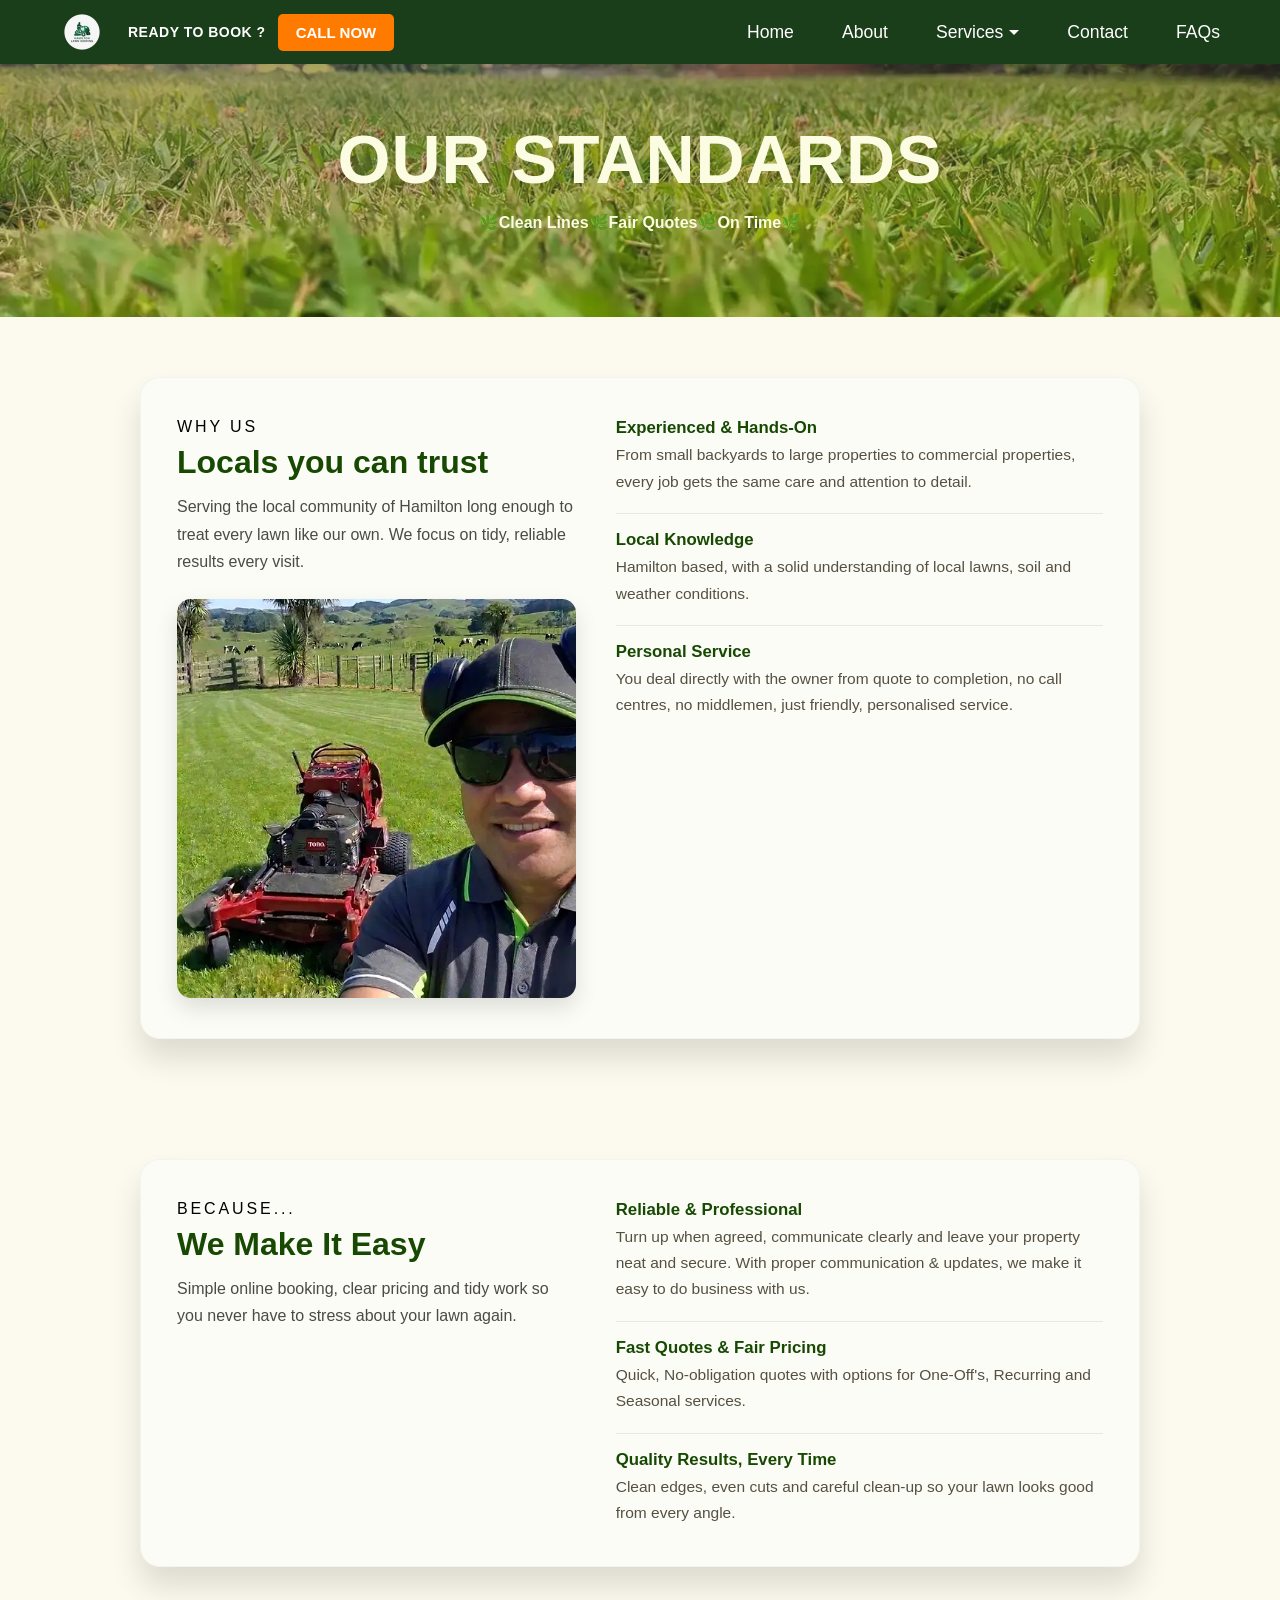
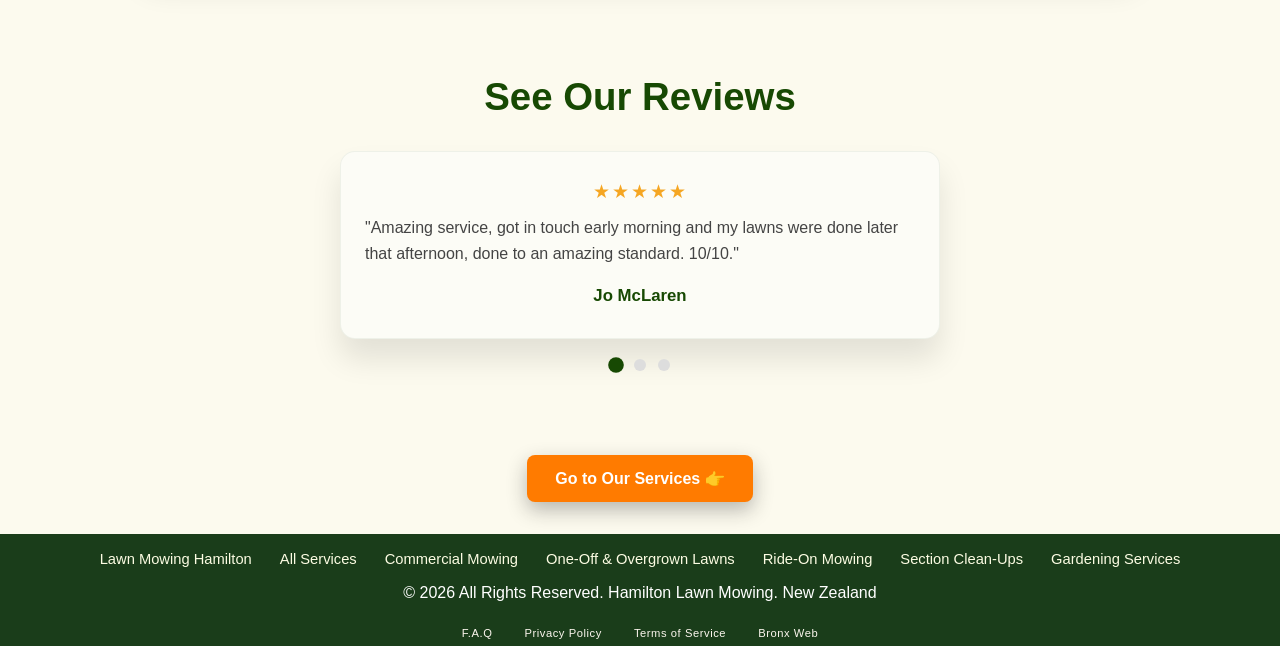
<file: about.html>
<!DOCTYPE html>
<html lang="en">

<head>
    <!-- Google tag (gtag.js) -->
    <script async src="https://www.googletagmanager.com/gtag/js?id=G-1YB45ZMDK7"></script>
    <script>
        window.dataLayer = window.dataLayer || [];
        function gtag() { dataLayer.push(arguments); }
        gtag('js', new Date());

        gtag('config', 'G-1YB45ZMDK7');
    </script>

    <!-- ============================================ 
             SCHEMA MARKUP - Hamilton Lawn Mowing
             ============================================ -->
    
    <script type="application/ld+json">
        {
          "@context": "https://schema.org",
          "@type": "LocalBusiness",
          "name": "Hamilton Lawn Mowing",
          "description": "Professional lawn mowing, weed spraying, gardening, hedge trimming and green waste removal services in Hamilton, NZ. WINZ quotes approved.",
          "url": "https://hamiltonlawns.co.nz",
          "telephone": "+6478096933",
          "image": "images/google-profile-search-pic.png",
          "priceRange": "$$",
          "founder": {
            "@type": "Person",
            "name": "Kowhai Galvin"
          },
          "areaServed": {
            "@type": "City",
            "name": "Hamilton",
            "sameAs": "https://en.wikipedia.org/wiki/Hamilton,_New_Zealand"
          },
          "address": {
            "@type": "PostalAddress",
            "addressLocality": "4/94 Norton Road Frankton",
            "addressRegion": "Hamilton",
            "postalCode": "3204",
            "addressCountry": "NZ"
          },
          "openingHoursSpecification": [
            {
              "@type": "OpeningHoursSpecification",
              "dayOfWeek": [
                "Monday",
                "Tuesday",
                "Wednesday",
                "Thursday",
                "Friday"
              ],
              "opens": "09:00",
              "closes": "18:00"
            }
          ],
          "hasOfferCatalog": {
            "@type": "OfferCatalog",
            "name": "Lawn & Garden Services",
            "itemListElement": [
              {
                "@type": "Offer",
                "itemOffered": {
                  "@type": "Service",
                  "name": "Lawn Mowing",
                  "description": "Professional lawn mowing service for residential properties across Hamilton."
                }
              },
              {
                "@type": "Offer",
                "itemOffered": {
                  "@type": "Service",
                  "name": "Gardening",
                  "description": "Comprehensive gardening services to keep your outdoor space looking its best all year round."
                }
              },
              {
                "@type": "Offer",
                "itemOffered": {
                  "@type": "Service",
                  "name": "Hedge Trimming",
                  "description": "Professional hedge trimming maintaining clean lines and encouraging healthier growth."
                }
              },
              {
                "@type": "Offer",
                "itemOffered": {
                  "@type": "Service",
                  "name": "Green Waste Removal",
                  "description": "Quick and efficient green waste removal to keep your outdoor areas clean and clutter-free."
                }
              },
              {
                "@type": "Offer",
                "itemOffered": {
                  "@type": "Service",
                  "name": "Weed Spraying",
                  "description": "Targeted weed spraying keeping lawns, gardens and paths weed-free across Hamilton."
                }
              }
            ]
          },
          "sameAs": [
            "https://www.facebook.com/hamiltonlawns/"
          ]
        }
        </script>

    <meta charset="UTF-8">
    <meta name="robots" content="index, follow">
    <meta name="viewport" content="width=device-width, initial-scale=1.0">
    <title>About Us | Hamilton Lawn Mowing</title>
    <meta name="description" content="Learn about Hamilton Lawn Mowing. Local, experienced professionals providing reliable lawn care services in Hamilton. WINZ quotes approved.">
    <link rel="stylesheet" href="styles.css">
    <link rel="stylesheet" href="https://cdnjs.cloudflare.com/ajax/libs/font-awesome/6.0.0/css/all.min.css">
    <link rel="apple-touch-icon" sizes="180x180" href="/apple-touch-icon.png">
    <link rel="icon" type="image/png" sizes="32x32" href="/favicon-32x32.png">
    <link rel="icon" type="image/png" sizes="16x16" href="/favicon-16x16.png">
    <link rel="manifest" href="/site.webmanifest">
</head>

<body>
    <!-- ========== HEADER & NAVIGATION ========== -->
    <header>
        <nav class="nav-container">
            <div class="nav-logo">
                <a href="index.html">
                    <img src="images/logo-88.webp" alt="Hamilton Lawn Mowing Logo" width="44" height="44">
                </a>
            </div>

            <!-- Call to book (in nav) -->
            <div class="nav-call">
                <span class="nav-call-text">READY TO BOOK ?</span>
                <a href="tel:+6478096933" class="call-now-btn">CALL NOW</a>
            </div>

            <!-- Desktop Navigation -->
            <ul class="nav-links">
                <li><a href="index.html">Home</a></li>
                <li><a href="about.html">About</a></li>
                <li class="has-dropdown"><a href="services.html">Services</a>
                    <ul class="nav-dropdown">
                        <li><a href="services.html">All Services</a></li>
                        <li><a href="commercial-lawn-mowing.html">Commercial Mowing</a></li>
                        <li><a href="one-off-lawn-mowing.html">One-Off &amp; Overgrown Lawns</a></li>
                        <li><a href="ride-on-mowing.html">Ride-On Mowing</a></li>
                        <li><a href="section-clean-ups.html">Section Clean-Ups</a></li>
                        <li><a href="gardening-services.html">Gardening Services</a></li>
                    </ul>
                </li>
                <li><a href="contact.html">Contact</a></li>
                <li><a href="faqs.html">FAQs</a></li>
            </ul>

            <!-- Mobile Hamburger -->
            <button class="hamburger" aria-label="Toggle menu">
                <span></span>
                <span></span>
                <span></span>
            </button>
        </nav>

        <!-- Mobile Menu Overlay -->
        <div class="mobile-menu">
            <ul class="mobile-nav-links">
                <li><a href="index.html">Home</a></li>
                <li><a href="about.html">About</a></li>
                <li><a href="services.html">Services</a></li>
                <li class="mobile-sub"><a href="commercial-lawn-mowing.html">Commercial Mowing</a></li>
                <li class="mobile-sub"><a href="one-off-lawn-mowing.html">One-Off &amp; Overgrown Lawns</a></li>
                <li class="mobile-sub"><a href="ride-on-mowing.html">Ride-On Mowing</a></li>
                <li class="mobile-sub"><a href="section-clean-ups.html">Section Clean-Ups</a></li>
                <li class="mobile-sub"><a href="gardening-services.html">Gardening Services</a></li>
                <li><a href="contact.html">Contact</a></li>
                <li><a href="faqs.html">F.A.Q</a></li>
            </ul>
        </div>
    </header>

    <!-- ========== HERO BANNER ========== -->
    <section class="hero">
        <div class="hero-overlay">
            <div class="hero-content-box">
                <h1>Our Standards</h1>
                <p style="font-size: 16px;">🌿Clean Lines🌿Fair Quotes🌿On Time🌿</p>
                <!-- <a href="services.html" class="cta-button">Lawn Services <i class="fas fa-arrow-right"></i></a> -->
            </div>
        </div>
    </section>

    <!-- ========== ABOUT US SECTION ========== -->
    <section class="why-section">
        <div class="container">
            <div class="why-card">
                <div class="why-left">
                    <p class="why-eyebrow">Why Us</p>
                    <h2 class="why-heading">Locals you can trust</h2>
                    <p class="why-intro">
                        Serving the local community of Hamilton long enough to treat every lawn like our own. We focus on tidy, reliable results every visit.
                    </p>
                    <img class="why-photo" src="images/services/ride-on-mowing-large-lawn-hamilton-lawns.webp" alt="Hamilton Lawn Mowing ride-on mower on a freshly striped large lawn, with one of our team" width="540" height="540" loading="lazy" decoding="async">
                </div>

                <div class="why-right">
                    <ul class="why-list">
                        <li>
                            <h3>Experienced &amp; Hands-On</h3>
                            <p>
                                From small backyards to large properties to commercial properties, every job gets the same care and attention to detail.
                            </p>
                        </li>
                        <li>
                            <h3>Local Knowledge</h3>
                            <p>
                                Hamilton based, with a solid understanding of local lawns, soil and weather conditions.
                            </p>
                        </li>
                        <li>
                            <h3>Personal Service</h3>
                            <p>
                                You deal directly with the owner from quote to completion, no call centres, no middlemen, just friendly, personalised service.
                            </p>
                        </li>
                    </ul>
                </div>
            </div>
        </div>
    </section>

    <!-- ========== WHY CHOOSE US SECTION ========== -->
    <section class="why-section">
        <div class="container">
            <div class="why-card">
                <div class="why-left">
                    <p class="why-eyebrow">Because...</p>
                    <h2 class="why-heading">We Make It Easy</h2>
                    <p class="why-intro">
                        Simple online booking, clear pricing and tidy work so you never have to stress about your lawn again.
                    </p>
                </div>

                <div class="why-right">
                    <ul class="why-list">
                        <li>
                            <h3>Reliable &amp; Professional</h3>
                            <p>
                                Turn up when agreed, communicate clearly and leave your property neat and secure. With proper communication & updates, we make it easy to do business with us.
                            </p>
                        </li>
                        <li>
                            <h3>Fast Quotes &amp; Fair Pricing</h3>
                            <p>
                                Quick, No-obligation quotes with options for One-Off's, Recurring and Seasonal services.
                            </p>
                        </li>
                        <li>
                            <h3>Quality Results, Every Time</h3>
                            <p>
                                Clean edges, even cuts and careful clean-up so your lawn looks good from every angle.
                            </p>
                        </li>
                    </ul>
                </div>
            </div>
        </div>
    </section>

    <!-- Reviews Section -->
    <section id="reviews" class="reviews-section">
        <div class="container">
            <h2 class="section-title">See Our Reviews</h2>
            <div class="reviews-carousel-wrapper">
                <div class="reviews-carousel">
                </div>
                <div class="carousel-dots reviews-dots"></div>
            </div>
        </div>
    </section>

    <style>
        .reviews-carousel-wrapper {
            position: relative;
            max-width: 600px;
            margin: 0 auto;
        }
        /* Only the active slide is in flow, so the carousel is exactly as tall
           as the review being shown. Stacking every slide (flex row or grid
           overlay) sizes the box to the TALLEST review and leaves a big dead
           gap under the shorter ones. */
        .reviews-carousel {
            width: 100%;
        }
        .review-slide {
            display: none;
        }
        .review-slide.active {
            display: block;
            animation: fadeIn 0.4s ease;
        }
        .reviews-carousel-wrapper .carousel-dots {
            background: transparent;
            padding: 18px 0 0;
        }
        @keyframes fadeIn {
            0% {
                opacity: 0;
            }
            100% {
                opacity: 1;
            }
        }
        .center-btn {
            display: flex;
            justify-content: center;
            margin: 2rem 1rem;
            animation: fadeIn 0.5s ease-in;
        }
        .center-btn + table {
            margin-top: 2rem;
        }
    </style>

    <div class="center-btn"><a href="services.html" class="service-btn">Go to Our Services 👉</a></div>
    


    <!-- ========== FOOTER ========== -->
    <footer>
        <div class="container">
            <ul class="footer-services">
                <li><a href="index.html">Lawn Mowing Hamilton</a></li>
                <li><a href="services.html">All Services</a></li>
                <li><a href="commercial-lawn-mowing.html">Commercial Mowing</a></li>
                <li><a href="one-off-lawn-mowing.html">One-Off &amp; Overgrown Lawns</a></li>
                <li><a href="ride-on-mowing.html">Ride-On Mowing</a></li>
                <li><a href="section-clean-ups.html">Section Clean-Ups</a></li>
                <li><a href="gardening-services.html">Gardening Services</a></li>
            </ul>
            <p>&copy; 2026 All Rights Reserved. Hamilton Lawn Mowing. New Zealand</p>
        </div>
    </footer>

    <div class="legal-menu">
        <div class="container">
            <ul>
                <li><a href="faqs.html">F.A.Q</a></li>
                <li><a href="privacy-policy.html">Privacy Policy</a></li>
                <li><a href="terms-of-services.html">Terms of Service</a></li>
                <li><a href="https://bronxweb.nz" target="_blank" rel="noopener">Bronx Web</a></li>
            </ul>
        </div>
    </div>

    <!-------FLOATING CONTACT BUTTON =!!!!!!! IMPORTANT !!!!! must be between the footer and the scirpts -->
    
    
    
    <!-------FLOATING CONTACT BUTTON =!!!!!!! IMPORTANT !!!!! must be between the footer and the scirpts -->


    <!-- ========== CARD REVEAL ON SCROLL ========== -->
    <script>
        // Reveal cards as they enter the viewport. Without JS (or if
        // IntersectionObserver is missing) the fallback below shows every
        // card immediately, so content is never hidden.
        (function () {
            var cards = document.querySelectorAll('.card, .service-card, .why-card, .faq-item');
            if (!cards.length) return;

            if (!('IntersectionObserver' in window)) {
                cards.forEach(function (c) { c.classList.add('is-visible'); });
                return;
            }

            var observer = new IntersectionObserver(function (entries) {
                entries.forEach(function (entry) {
                    if (entry.isIntersecting) {
                        entry.target.classList.add('is-visible');
                        observer.unobserve(entry.target);
                    }
                });
            }, { threshold: 0.15, rootMargin: '0px 0px -40px 0px' });

            cards.forEach(function (c) { observer.observe(c); });
        })();
    </script>

    <!-- ========== HAMBURGER MENU SCRIPT ========== -->
    <script>
        document.addEventListener("DOMContentLoaded", function () {
            const hamburger = document.querySelector(".hamburger");
            const mobileMenu = document.querySelector(".mobile-menu");
            const body = document.body;

            hamburger.addEventListener("click", function () {
                hamburger.classList.toggle("active");
                mobileMenu.classList.toggle("active");
                body.classList.toggle("menu-open");
            });

            // Close menu when clicking outside
            mobileMenu.addEventListener("click", function (e) {
                if (e.target === mobileMenu) {
                    hamburger.classList.remove("active");
                    mobileMenu.classList.remove("active");
                    body.classList.remove("menu-open");
                }
            });

            // Close menu when clicking a link
            const mobileLinks = document.querySelectorAll(".mobile-nav-links a");
            mobileLinks.forEach(link => {
                link.addEventListener("click", function () {
                    hamburger.classList.remove("active");
                    mobileMenu.classList.remove("active");
                    body.classList.remove("menu-open");
                });
            });
        });
    </script>


    <!-- ========== REVIEWS CAROUSEL SCRIPT ========== -->

    <script>
        document.addEventListener('DOMContentLoaded', () => {
            // ============================================================
            //  LIVE GOOGLE REVIEWS
            //  Fetches fresh reviews from the Apps Script Web App.
            //  Falls back to the hardcoded FALLBACK_REVIEWS below if the
            //  URL is unset, the request fails, or no reviews come back -
            //  so the carousel ALWAYS shows something.
            //
            //  SETUP: paste your deployed Web App URL here (see .env /
            //  SETUP-REVIEWS.md). Leave blank to stay on hardcoded reviews.
            // ============================================================
            const GOOGLE_SCRIPT_WEBAPP_URL = "https://script.google.com/macros/s/AKfycbxUuFtel2ZkRMKVQDvohZ_kM2vZf3ao8GSxX5vNUlrnVXrCsiYeWzZdG_wNZiYoYzcm/exec";

            const FALLBACK_REVIEWS = [
                {
                    name: "Jo McLaren",
                    rating: 5,
                    text: "Amazing service, got in touch early morning and my lawns were done later that afternoon, done to an amazing standard. 10/10.",
                    date: "6th November"
                },
                {
                    name: "Shoshanna James",
                    rating: 5,
                    text: "Fast & efficient. Does a lovely tidy job of our lawns. Great communication & listens to customer's requests",
                    date: "28th April"
                },
                {
                    name: "Justin Compton",
                    rating: 5,
                    text: "Cheers to the team at Hamilton Lawn Mowing, for getting one of my rentals ready for new tenants. Quick booking, easy as, no fuss",
                    date: "13 weeks ago"
                }
            ];

            function renderStars(rating) {
                // Clamp to a whole 0-5 so a bad/missing rating from the API
                // can never throw on .repeat() or over-render the row.
                const n = Math.max(0, Math.min(5, Math.round(Number(rating) || 0)));
                return '★'.repeat(n) + '☆'.repeat(5 - n);
            }

            const carousel = document.querySelector('.reviews-carousel');
            const dotsContainer = document.querySelector('.reviews-dots');
            let currentIndex = 0;

            // Normalise a Google Places review object to our simple shape.
            function normalise(r) {
                // Coerce to string - the API shape is not guaranteed, and the
                // render path expects plain text for every field.
                const str = v => (v == null ? '' : String(v));
                return {
                    name: str(r.author_name || r.name || 'Google review'),
                    rating: r.rating || 5,
                    text: str(r.text),
                    date: str(r.relative_time_description || r.date)
                };
            }

            async function getReviews() {
                if (!GOOGLE_SCRIPT_WEBAPP_URL) return FALLBACK_REVIEWS;
                try {
                    const res = await fetch(GOOGLE_SCRIPT_WEBAPP_URL + '?action=getReviews');
                    if (!res.ok) return FALLBACK_REVIEWS;
                    const data = await res.json();
                    if (!Array.isArray(data) || data.length === 0) return FALLBACK_REVIEWS;
                    return data.map(normalise);
                } catch (err) {
                    console.warn('Live reviews unavailable, using fallback:', err);
                    return FALLBACK_REVIEWS;
                }
            }

            getReviews().then(reviews => buildCarousel(reviews));

            // Long reviews are cut to a preview with a "read more" toggle so
            // every card stays the same height. Split on a word boundary so
            // the preview never ends mid-word. All text is set with
            // textContent - review bodies are public user input.
            const REVIEW_PREVIEW_LEN = 180;

            function buildReviewText(rawText) {
                const text = String(rawText == null ? '' : rawText);
                const p = document.createElement('p');
                p.className = 'review-text';

                if (text.length <= REVIEW_PREVIEW_LEN) {
                    p.textContent = `"${text}"`;
                    return p;
                }

                let cut = text.lastIndexOf(' ', REVIEW_PREVIEW_LEN);
                if (cut < REVIEW_PREVIEW_LEN * 0.6) cut = REVIEW_PREVIEW_LEN;

                const head = document.createElement('span');
                head.textContent = `"${text.slice(0, cut)}`;

                const ellipsis = document.createElement('span');
                ellipsis.className = 'review-ellipsis';
                ellipsis.textContent = '...';

                const rest = document.createElement('span');
                rest.className = 'review-more';
                rest.textContent = `${text.slice(cut)}"`;

                const toggle = document.createElement('button');
                toggle.type = 'button';
                toggle.className = 'review-toggle';
                toggle.textContent = 'Read more';
                toggle.setAttribute('aria-expanded', 'false');
                toggle.addEventListener('click', () => {
                    const open = p.classList.toggle('is-expanded');
                    toggle.textContent = open ? 'Show less' : 'Read more';
                    toggle.setAttribute('aria-expanded', String(open));
                });

                p.append(head, ellipsis, rest, toggle);
                return p;
            }

            function buildCarousel(reviews) {
            reviews.forEach((review, i) => {
                const slide = document.createElement('div');
                slide.className = 'review-slide' + (i === 0 ? ' active' : '');

                // Built with textContent, NOT innerHTML. Review text and author
                // names come from Google and are public user input - anyone can
                // leave a review. Interpolating them into innerHTML would let a
                // review body inject markup/script into this page.
                const el = (tag, className, text) => {
                    const node = document.createElement(tag);
                    node.className = className;
                    node.textContent = text;
                    return node;
                };

                const card = el('div', 'review-card', '');
                card.appendChild(el('div', 'review-stars', renderStars(review.rating)));
                card.appendChild(buildReviewText(review.text));

                const meta = el('div', 'review-meta', '');
                meta.appendChild(el('span', 'review-name', review.name));
                card.appendChild(meta);

                slide.appendChild(card);
                carousel.appendChild(slide);

                const dot = document.createElement('span');
                dot.classList.add('dot');
                if (i === 0) dot.classList.add('active');
                dot.addEventListener('click', () => goToSlide(i));
                dotsContainer.appendChild(dot);
            });

            const slides = carousel.querySelectorAll('.review-slide');
            const dots = dotsContainer.querySelectorAll('span');

            function updateCarousel() {
                // Slides are stacked in one grid cell - the active class handles
                // the crossfade. No translateX: that would shift them off-screen.
                slides.forEach((s, i) => s.classList.toggle('active', i === currentIndex));
                dots.forEach((d, i) => d.classList.toggle('active', i === currentIndex));
            }

            function goToSlide(index) {
                currentIndex = index;
                updateCarousel();
            }

            let touchStartX = 0;
            carousel.addEventListener('touchstart', e => touchStartX = e.touches[0].clientX);
            carousel.addEventListener('touchend', e => {
                const diff = touchStartX - e.changedTouches[0].clientX;
                if (Math.abs(diff) > 50) {
                    currentIndex = diff > 0
                        ? (currentIndex + 1) % slides.length
                        : (currentIndex - 1 + slides.length) % slides.length;
                    updateCarousel();
                }
            });
            } // end buildCarousel
        });
    </script>

   
</body>

</html>
</file>
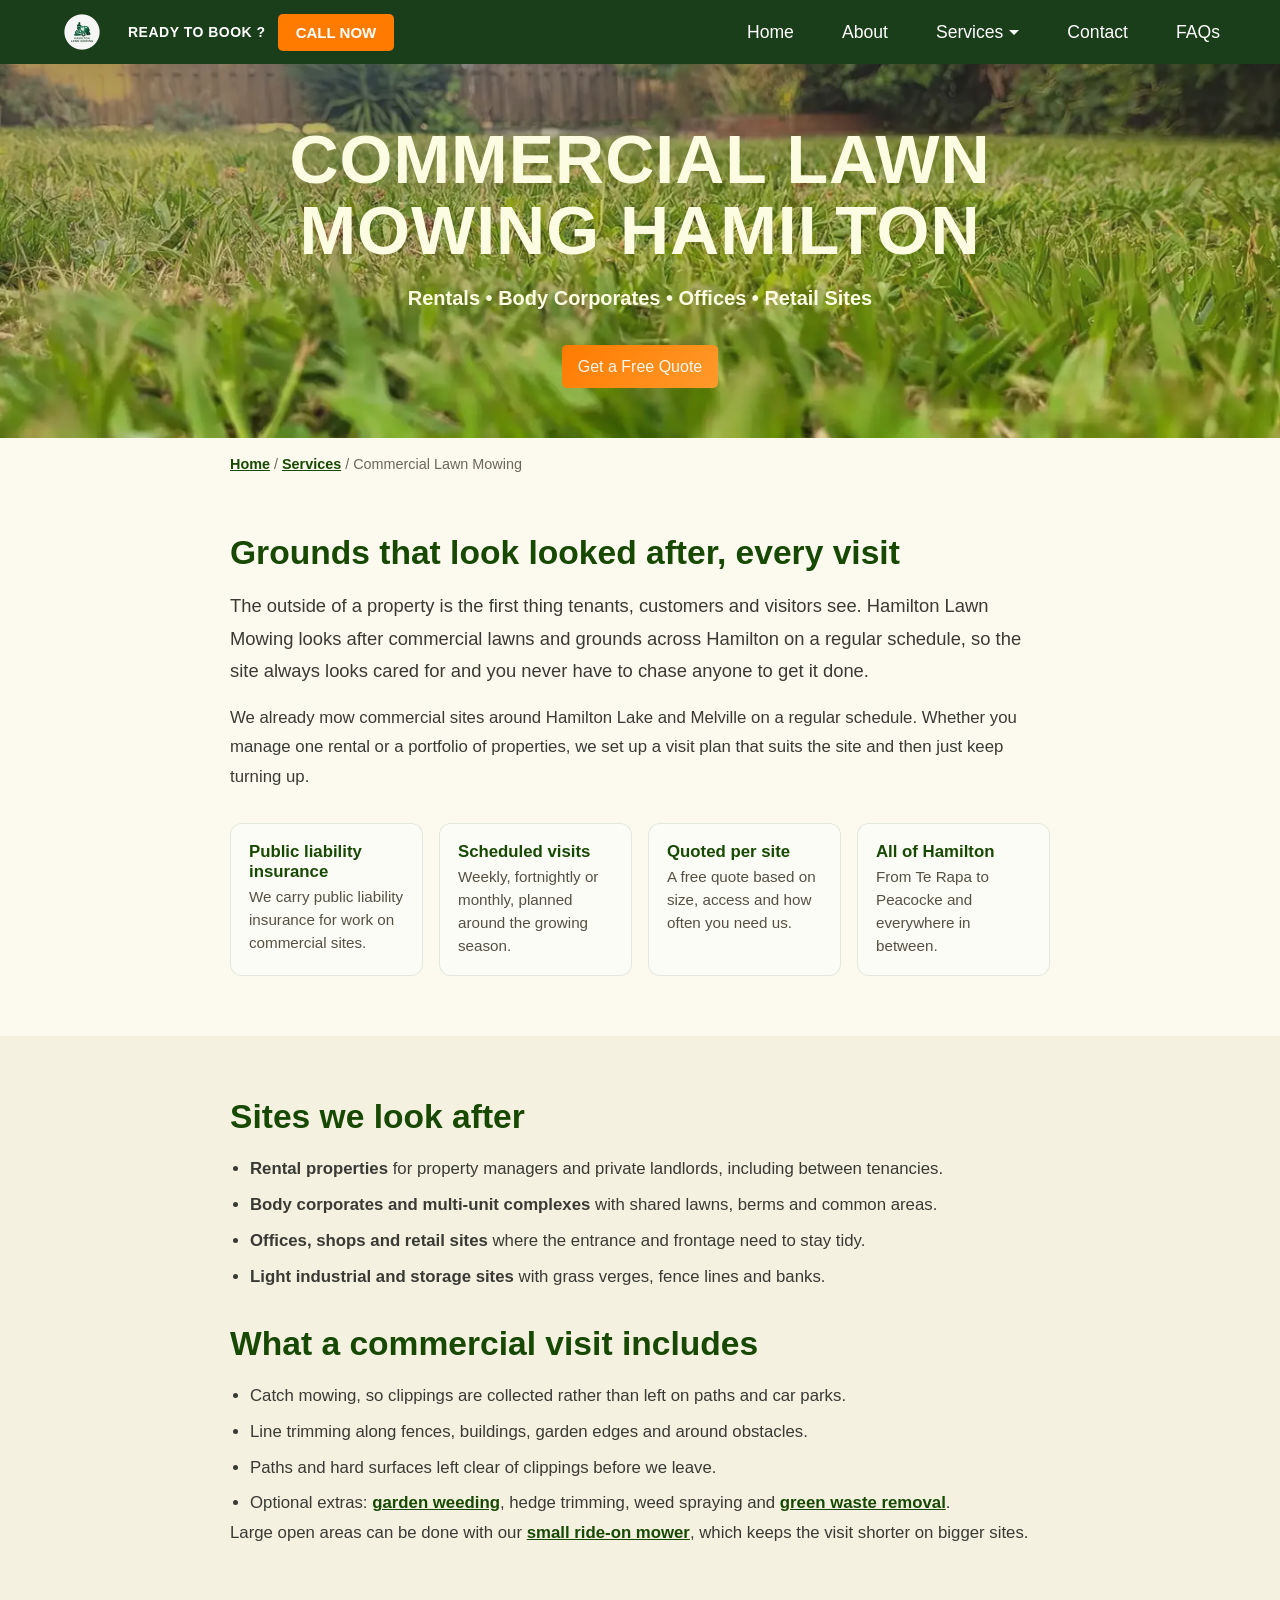
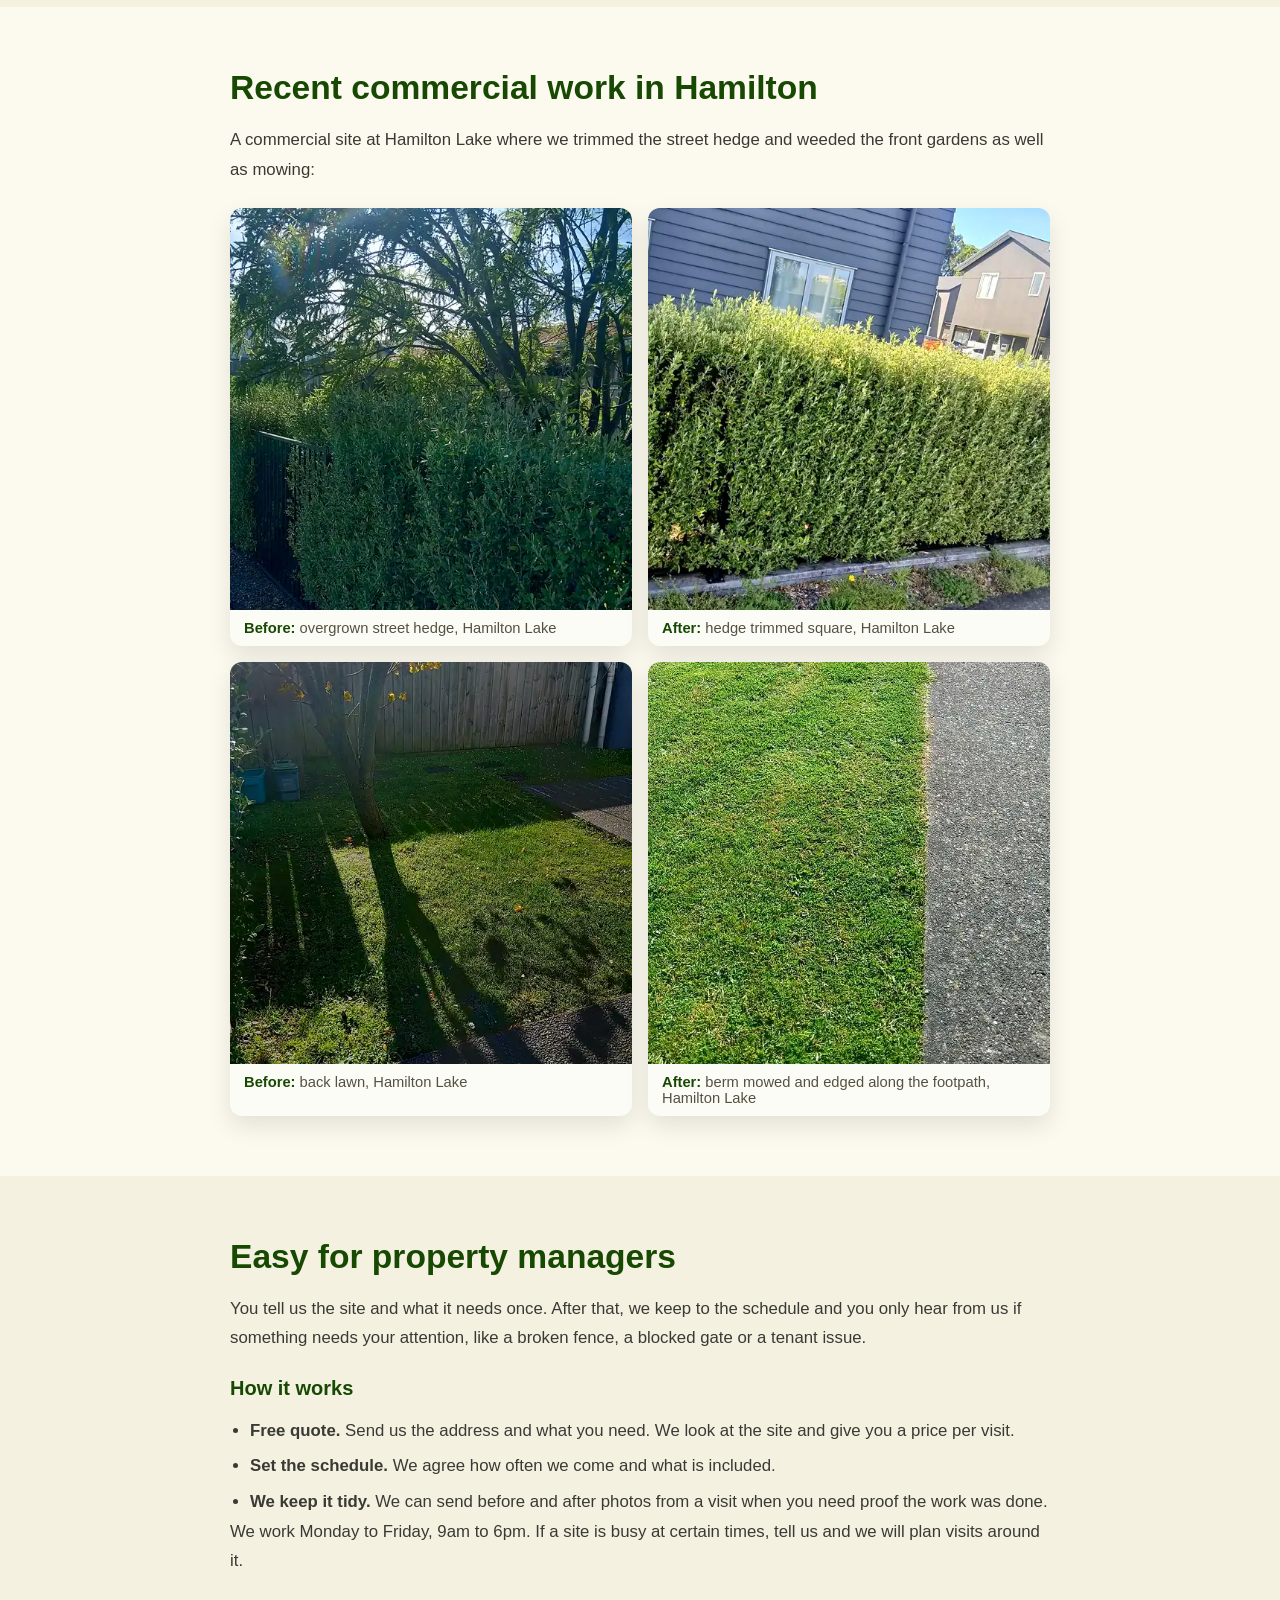
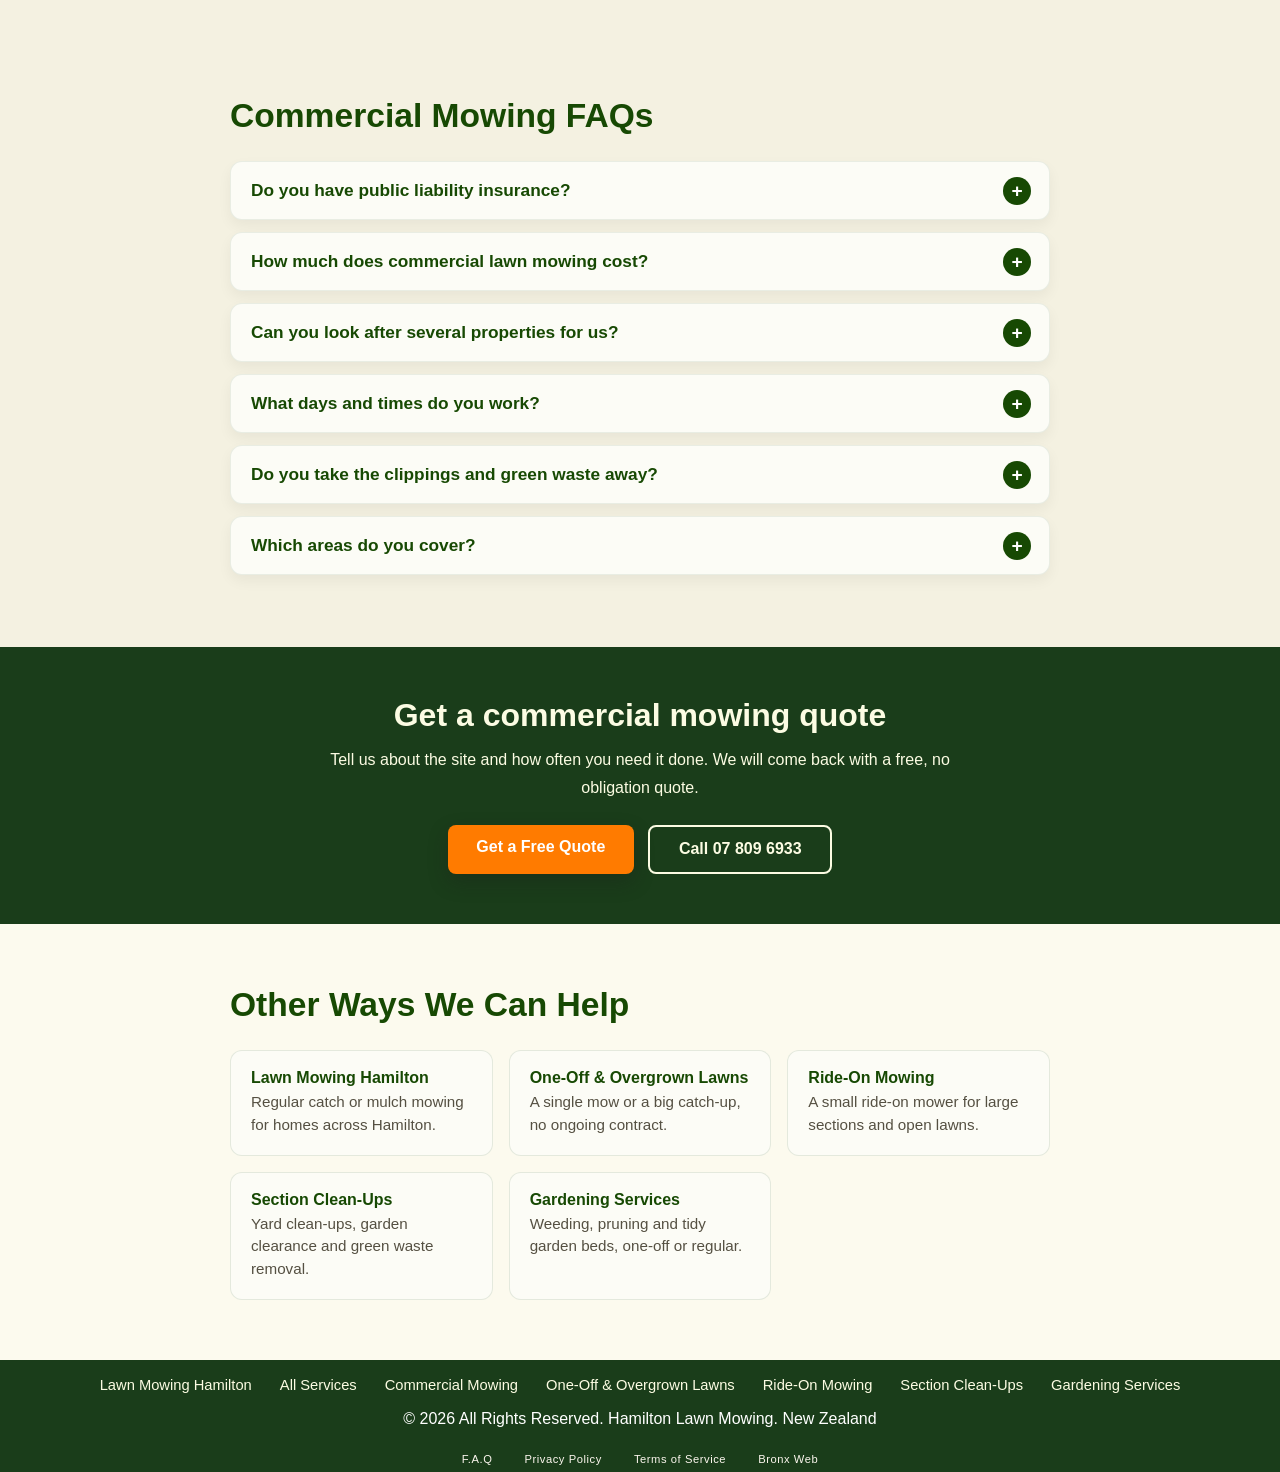
<file: commercial-lawn-mowing.html>
<!DOCTYPE html>
<html lang="en-NZ">

<head>
    <meta charset="UTF-8">
    <meta name="viewport" content="width=device-width, initial-scale=1.0">
    <title>Commercial Lawn Mowing Hamilton | Hamilton Lawn Mowing</title>
    <meta name="description" content="Commercial lawn mowing in Hamilton for rentals, body corporates, offices and retail sites. Scheduled visits, public liability insurance, quoted per site.">
    <meta name="robots" content="index, follow">
    <link rel="canonical" href="https://hamiltonlawns.co.nz/commercial-lawn-mowing">

    <meta property="og:type" content="website">
    <meta property="og:site_name" content="Hamilton Lawn Mowing">
    <meta property="og:title" content="Commercial Lawn Mowing Hamilton | Hamilton Lawn Mowing">
    <meta property="og:description" content="Commercial lawn mowing in Hamilton for rentals, body corporates, offices and retail sites. Scheduled visits, public liability insurance, quoted per site.">
    <meta property="og:url" content="https://hamiltonlawns.co.nz/commercial-lawn-mowing">
    <meta property="og:image" content="https://hamiltonlawns.co.nz/images/services/commercial-hedge-hamilton-lake-after.webp">

    <link rel="stylesheet" href="styles.css">
    <link rel="apple-touch-icon" sizes="180x180" href="/apple-touch-icon.png">
    <link rel="icon" type="image/png" sizes="32x32" href="/favicon-32x32.png">
    <link rel="icon" type="image/png" sizes="16x16" href="/favicon-16x16.png">
    <link rel="manifest" href="/site.webmanifest">

    <!-- Google tag (gtag.js) -->
    <script async src="https://www.googletagmanager.com/gtag/js?id=G-1YB45ZMDK7"></script>
    <script>
        window.dataLayer = window.dataLayer || [];
        function gtag() { dataLayer.push(arguments); }
        gtag('js', new Date());
        gtag('config', 'G-1YB45ZMDK7');
    </script>

    <script type="application/ld+json">
{
  "@context": "https://schema.org",
  "@graph": [
    {
      "@type": "Service",
      "@id": "https://hamiltonlawns.co.nz/commercial-lawn-mowing#service",
      "name": "Commercial Lawn Mowing in Hamilton",
      "serviceType": "Commercial lawn mowing and grounds maintenance",
      "description": "Commercial lawn mowing in Hamilton for rentals, body corporates, offices and retail sites. Scheduled visits, public liability insurance, quoted per site.",
      "url": "https://hamiltonlawns.co.nz/commercial-lawn-mowing",
      "areaServed": {
        "@type": "City",
        "name": "Hamilton",
        "sameAs": "https://en.wikipedia.org/wiki/Hamilton,_New_Zealand"
      },
      "provider": {
        "@type": "LocalBusiness",
        "name": "Hamilton Lawn Mowing",
        "url": "https://hamiltonlawns.co.nz",
        "telephone": "+6478096933",
        "image": "https://hamiltonlawns.co.nz/images/google-profile-search-pic.png",
        "address": {
          "@type": "PostalAddress",
          "streetAddress": "4/94 Norton Road",
          "addressLocality": "Frankton, Hamilton",
          "postalCode": "3204",
          "addressCountry": "NZ"
        },
        "openingHoursSpecification": [
          {
            "@type": "OpeningHoursSpecification",
            "dayOfWeek": [
              "Monday",
              "Tuesday",
              "Wednesday",
              "Thursday",
              "Friday"
            ],
            "opens": "09:00",
            "closes": "18:00"
          }
        ]
      }
    },
    {
      "@type": "FAQPage",
      "mainEntity": [
        {
          "@type": "Question",
          "name": "Do you have public liability insurance?",
          "acceptedAnswer": {
            "@type": "Answer",
            "text": "Yes. Hamilton Lawn Mowing carries public liability insurance for commercial work. Ask us if you need the details for your records."
          }
        },
        {
          "@type": "Question",
          "name": "How much does commercial lawn mowing cost?",
          "acceptedAnswer": {
            "@type": "Answer",
            "text": "Commercial mowing is quoted per site. The price depends on the size of the grounds, access, how often you want visits and any extras such as hedges or gardens. The quote is free and there are no hidden fees."
          }
        },
        {
          "@type": "Question",
          "name": "Can you look after several properties for us?",
          "acceptedAnswer": {
            "@type": "Answer",
            "text": "Yes. Property managers and landlords can add more than one property and we schedule each one so the visits are regular."
          }
        },
        {
          "@type": "Question",
          "name": "What days and times do you work?",
          "acceptedAnswer": {
            "@type": "Answer",
            "text": "We work Monday to Friday, 9am to 6pm. If your site is busy at certain times of day, let us know and we will plan around it."
          }
        },
        {
          "@type": "Question",
          "name": "Do you take the clippings and green waste away?",
          "acceptedAnswer": {
            "@type": "Answer",
            "text": "We catch mow, so clippings are collected. Larger amounts of green waste, such as hedge trimmings or garden clearance, are quoted per job."
          }
        },
        {
          "@type": "Question",
          "name": "Which areas do you cover?",
          "acceptedAnswer": {
            "@type": "Answer",
            "text": "We cover all of Hamilton, including Frankton, Hamilton Lake, Melville, Hamilton East, Te Rapa, Rototuna, Chartwell and Peacocke."
          }
        }
      ]
    },
    {
      "@type": "BreadcrumbList",
      "itemListElement": [
        {
          "@type": "ListItem",
          "position": 1,
          "name": "Home",
          "item": "https://hamiltonlawns.co.nz/"
        },
        {
          "@type": "ListItem",
          "position": 2,
          "name": "Services",
          "item": "https://hamiltonlawns.co.nz/services"
        },
        {
          "@type": "ListItem",
          "position": 3,
          "name": "Commercial Lawn Mowing Hamilton",
          "item": "https://hamiltonlawns.co.nz/commercial-lawn-mowing"
        }
      ]
    }
  ]
}
    </script>
</head>

<body>
    <!-- ========== HEADER & NAVIGATION ========== -->
    <header>
        <nav class="nav-container">
            <div class="nav-logo">
                <a href="index.html">
                    <img src="images/logo-88.webp" alt="Hamilton Lawn Mowing Logo" width="44" height="44">
                </a>
            </div>

            <div class="nav-call">
                <span class="nav-call-text">READY TO BOOK ?</span>
                <a href="tel:+6478096933" class="call-now-btn">CALL NOW</a>
            </div>

            <ul class="nav-links">
                <li><a href="index.html">Home</a></li>
                <li><a href="about.html">About</a></li>
                <li class="has-dropdown"><a href="services.html">Services</a>
                    <ul class="nav-dropdown">
                        <li><a href="services.html">All Services</a></li>
                        <li><a href="commercial-lawn-mowing.html">Commercial Mowing</a></li>
                        <li><a href="one-off-lawn-mowing.html">One-Off &amp; Overgrown Lawns</a></li>
                        <li><a href="ride-on-mowing.html">Ride-On Mowing</a></li>
                        <li><a href="section-clean-ups.html">Section Clean-Ups</a></li>
                        <li><a href="gardening-services.html">Gardening Services</a></li>
                    </ul>
                </li>
                <li><a href="contact.html">Contact</a></li>
                <li><a href="faqs.html">FAQs</a></li>
            </ul>

            <button class="hamburger" aria-label="Toggle menu">
                <span></span>
                <span></span>
                <span></span>
            </button>
        </nav>

        <div class="mobile-menu">
            <ul class="mobile-nav-links">
                <li><a href="index.html">Home</a></li>
                <li><a href="about.html">About</a></li>
                <li><a href="services.html">Services</a></li>
                <li class="mobile-sub"><a href="commercial-lawn-mowing.html">Commercial Mowing</a></li>
                <li class="mobile-sub"><a href="one-off-lawn-mowing.html">One-Off &amp; Overgrown Lawns</a></li>
                <li class="mobile-sub"><a href="ride-on-mowing.html">Ride-On Mowing</a></li>
                <li class="mobile-sub"><a href="section-clean-ups.html">Section Clean-Ups</a></li>
                <li class="mobile-sub"><a href="gardening-services.html">Gardening Services</a></li>
                <li><a href="contact.html">Contact</a></li>
                <li><a href="faqs.html">F.A.Q</a></li>
            </ul>
        </div>
    </header>

    <main>
        <!-- ========== HERO ========== -->
        <section class="hero">
            <div class="hero-overlay">
                <div class="hero-content-box">
                    <h1>Commercial Lawn Mowing Hamilton</h1>
                    <p>Rentals &bull; Body Corporates &bull; Offices &bull; Retail Sites</p>
                    <a href="contact.html" class="cta-button">Get a Free Quote</a>
                </div>
            </div>
        </section>

        <div class="page-wrap">
            <nav class="breadcrumb" aria-label="Breadcrumb">
                <a href="index.html">Home</a> / <a href="services.html">Services</a> / Commercial Lawn Mowing
            </nav>
        </div>

        <section class="page-section">
            <div class="page-wrap">
                <h2>Grounds that look looked after, every visit</h2>
                <p class="lead">The outside of a property is the first thing tenants, customers and visitors see. Hamilton Lawn Mowing looks after commercial lawns and grounds across Hamilton on a regular schedule, so the site always looks cared for and you never have to chase anyone to get it done.</p>
                <p>We already mow commercial sites around Hamilton Lake and Melville on a regular schedule. Whether you manage one rental or a portfolio of properties, we set up a visit plan that suits the site and then just keep turning up.</p>
                <div class="fact-grid">
                    <div class="fact"><strong>Public liability insurance</strong><span>We carry public liability insurance for work on commercial sites.</span></div>
                    <div class="fact"><strong>Scheduled visits</strong><span>Weekly, fortnightly or monthly, planned around the growing season.</span></div>
                    <div class="fact"><strong>Quoted per site</strong><span>A free quote based on size, access and how often you need us.</span></div>
                    <div class="fact"><strong>All of Hamilton</strong><span>From Te Rapa to Peacocke and everywhere in between.</span></div>
                </div>
            </div>
        </section>

        <section class="page-section page-section--alt">
            <div class="page-wrap">
                <h2>Sites we look after</h2>
                <ul>
                    <li><strong>Rental properties</strong> for property managers and private landlords, including between tenancies.</li>
                    <li><strong>Body corporates and multi-unit complexes</strong> with shared lawns, berms and common areas.</li>
                    <li><strong>Offices, shops and retail sites</strong> where the entrance and frontage need to stay tidy.</li>
                    <li><strong>Light industrial and storage sites</strong> with grass verges, fence lines and banks.</li>
                </ul>

                <h2 style="margin-top:2rem">What a commercial visit includes</h2>
                <ul>
                    <li>Catch mowing, so clippings are collected rather than left on paths and car parks.</li>
                    <li>Line trimming along fences, buildings, garden edges and around obstacles.</li>
                    <li>Paths and hard surfaces left clear of clippings before we leave.</li>
                    <li>Optional extras: <a href="gardening-services.html">garden weeding</a>, hedge trimming, weed spraying and <a href="section-clean-ups.html">green waste removal</a>.</li>
                </ul>
                <p>Large open areas can be done with our <a href="ride-on-mowing.html">small ride-on mower</a>, which keeps the visit shorter on bigger sites.</p>
            </div>
        </section>

        <section class="page-section">
            <div class="page-wrap">
                <h2>Recent commercial work in Hamilton</h2>
                <p>A commercial site at Hamilton Lake where we trimmed the street hedge and weeded the front gardens as well as mowing:</p>
                <div class="ba-grid">
                    <figure>
                        <img src="images/services/commercial-hedge-hamilton-lake-before.webp" alt="Overgrown hedge on a commercial property in Hamilton Lake before trimming" width="540" height="540" loading="lazy" decoding="async">
                        <figcaption><b>Before:</b> overgrown street hedge, Hamilton Lake</figcaption>
                    </figure>
                    <figure>
                        <img src="images/services/commercial-hedge-hamilton-lake-after.webp" alt="The same hedge in Hamilton Lake after trimming, cut square and tidy" width="540" height="540" loading="lazy" decoding="async">
                        <figcaption><b>After:</b> hedge trimmed square, Hamilton Lake</figcaption>
                    </figure>
                    <figure>
                        <img src="images/services/commercial-lawn-hamilton-lake-before.webp" alt="Commercial property lawn in Hamilton Lake before mowing" width="540" height="540" loading="lazy" decoding="async">
                        <figcaption><b>Before:</b> back lawn, Hamilton Lake</figcaption>
                    </figure>
                    <figure>
                        <img src="images/services/commercial-berm-hamilton-lake-after.webp" alt="Street berm at a commercial property in Hamilton Lake after mowing, with a straight edge along the footpath" width="540" height="540" loading="lazy" decoding="async">
                        <figcaption><b>After:</b> berm mowed and edged along the footpath, Hamilton Lake</figcaption>
                    </figure>
                </div>
            </div>
        </section>

        <section class="page-section page-section--alt">
            <div class="page-wrap">
                <h2>Easy for property managers</h2>
                <p>You tell us the site and what it needs once. After that, we keep to the schedule and you only hear from us if something needs your attention, like a broken fence, a blocked gate or a tenant issue.</p>
                <h3>How it works</h3>
                <ul>
                    <li><strong>Free quote.</strong> Send us the address and what you need. We look at the site and give you a price per visit.</li>
                    <li><strong>Set the schedule.</strong> We agree how often we come and what is included.</li>
                    <li><strong>We keep it tidy.</strong> We can send before and after photos from a visit when you need proof the work was done.</li>
                </ul>
                <p>We work Monday to Friday, 9am to 6pm. If a site is busy at certain times, tell us and we will plan visits around it.</p>
            </div>
        </section>

        <!-- ========== FAQ ========== -->
        <section class="page-section page-section--alt">
            <div class="page-wrap">
                <h2>Commercial Mowing FAQs</h2>
                <div class="faq-list">
                    <details>
                        <summary>Do you have public liability insurance?</summary>
                        <p>Yes. Hamilton Lawn Mowing carries public liability insurance for commercial work. Ask us if you need the details for your records.</p>
                    </details>
                    <details>
                        <summary>How much does commercial lawn mowing cost?</summary>
                        <p>Commercial mowing is quoted per site. The price depends on the size of the grounds, access, how often you want visits and any extras such as hedges or gardens. The quote is free and there are no hidden fees.</p>
                    </details>
                    <details>
                        <summary>Can you look after several properties for us?</summary>
                        <p>Yes. Property managers and landlords can add more than one property and we schedule each one so the visits are regular.</p>
                    </details>
                    <details>
                        <summary>What days and times do you work?</summary>
                        <p>We work Monday to Friday, 9am to 6pm. If your site is busy at certain times of day, let us know and we will plan around it.</p>
                    </details>
                    <details>
                        <summary>Do you take the clippings and green waste away?</summary>
                        <p>We catch mow, so clippings are collected. Larger amounts of green waste, such as hedge trimmings or garden clearance, are quoted per job.</p>
                    </details>
                    <details>
                        <summary>Which areas do you cover?</summary>
                        <p>We cover all of Hamilton, including Frankton, Hamilton Lake, Melville, Hamilton East, Te Rapa, Rototuna, Chartwell and Peacocke.</p>
                    </details>
                </div>
            </div>
        </section>

        <!-- ========== CALL TO ACTION ========== -->
        <section class="cta-band">
            <h2>Get a commercial mowing quote</h2>
            <p>Tell us about the site and how often you need it done. We will come back with a free, no obligation quote.</p>
            <div class="cta-actions">
                <a href="contact.html" class="service-btn">Get a Free Quote</a>
                <a href="tel:+6478096933" class="cta-call">Call 07 809 6933</a>
            </div>
        </section>

        <!-- ========== RELATED SERVICES ========== -->
        <section class="page-section">
            <div class="page-wrap">
                <h2>Other Ways We Can Help</h2>
                <div class="related-grid">
                    <a href="index.html"><strong>Lawn Mowing Hamilton</strong><span>Regular catch or mulch mowing for homes across Hamilton.</span></a>
                    <a href="one-off-lawn-mowing.html"><strong>One-Off &amp; Overgrown Lawns</strong><span>A single mow or a big catch-up, no ongoing contract.</span></a>
                    <a href="ride-on-mowing.html"><strong>Ride-On Mowing</strong><span>A small ride-on mower for large sections and open lawns.</span></a>
                    <a href="section-clean-ups.html"><strong>Section Clean-Ups</strong><span>Yard clean-ups, garden clearance and green waste removal.</span></a>
                    <a href="gardening-services.html"><strong>Gardening Services</strong><span>Weeding, pruning and tidy garden beds, one-off or regular.</span></a>
                </div>
            </div>
        </section>
    </main>

    <!-- ========== FOOTER ========== -->
    <footer>
        <div class="container">
            <ul class="footer-services">
                <li><a href="index.html">Lawn Mowing Hamilton</a></li>
                <li><a href="services.html">All Services</a></li>
                <li><a href="commercial-lawn-mowing.html">Commercial Mowing</a></li>
                <li><a href="one-off-lawn-mowing.html">One-Off &amp; Overgrown Lawns</a></li>
                <li><a href="ride-on-mowing.html">Ride-On Mowing</a></li>
                <li><a href="section-clean-ups.html">Section Clean-Ups</a></li>
                <li><a href="gardening-services.html">Gardening Services</a></li>
            </ul>
            <p>&copy; 2026 All Rights Reserved. Hamilton Lawn Mowing. New Zealand</p>
        </div>
    </footer>

    <div class="legal-menu">
        <div class="container">
            <ul>
                <li><a href="faqs.html">F.A.Q</a></li>
                <li><a href="privacy-policy.html">Privacy Policy</a></li>
                <li><a href="terms-of-services.html">Terms of Service</a></li>
                <li><a href="https://bronxweb.nz" target="_blank" rel="noopener">Bronx Web</a></li>
            </ul>
        </div>
    </div>

    <!-- ========== HAMBURGER MENU SCRIPT ========== -->
    <script>
        (function () {
            var hamburger = document.querySelector(".hamburger");
            var mobileMenu = document.querySelector(".mobile-menu");
            function close() {
                hamburger.classList.remove("active");
                mobileMenu.classList.remove("active");
                document.body.classList.remove("menu-open");
            }
            hamburger.addEventListener("click", function () {
                hamburger.classList.toggle("active");
                mobileMenu.classList.toggle("active");
                document.body.classList.toggle("menu-open");
            });
            mobileMenu.addEventListener("click", function (e) { if (e.target === mobileMenu) close(); });
            mobileMenu.querySelectorAll("a").forEach(function (a) { a.addEventListener("click", close); });
        })();
    </script>
</body>

</html>
</file>
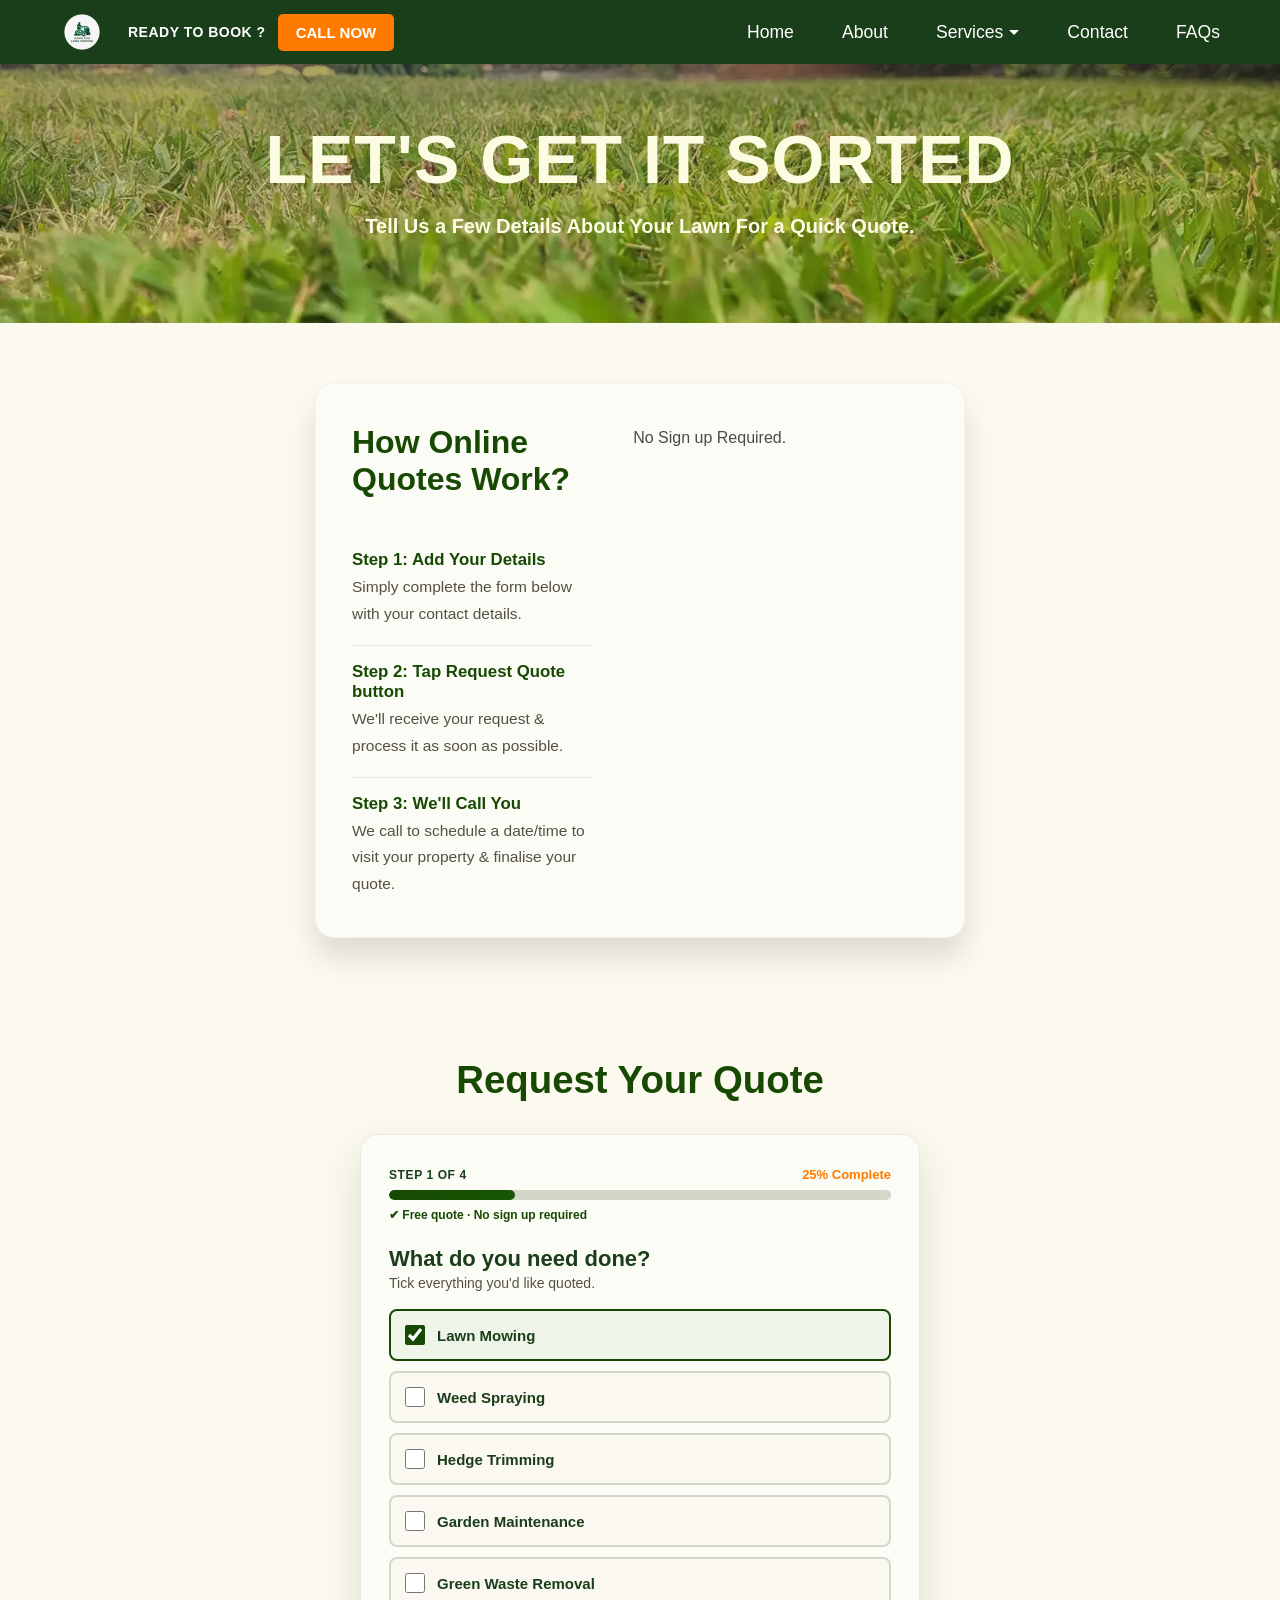
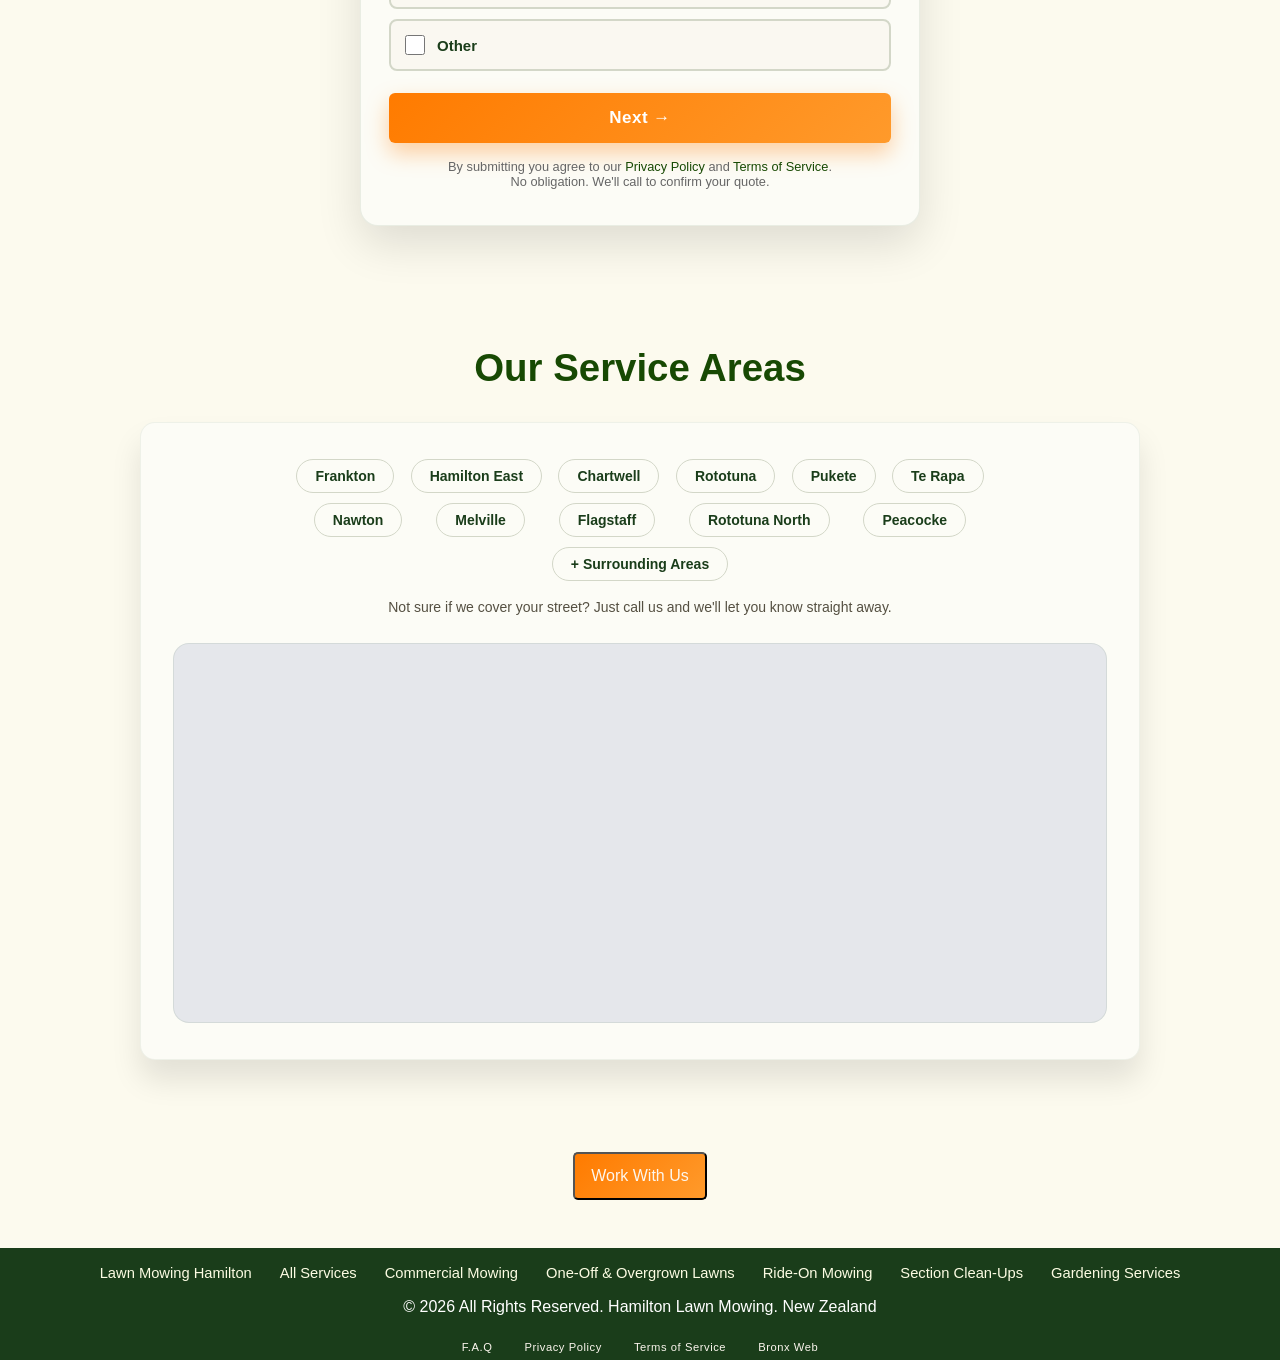
<file: contact.html>
<!DOCTYPE html>
<html lang="en">

<head>
    <!-- Google tag (gtag.js) -->
    <script async src="https://www.googletagmanager.com/gtag/js?id=G-1YB45ZMDK7"></script>
    <script>
        window.dataLayer = window.dataLayer || [];
        function gtag() { dataLayer.push(arguments); }
        gtag('js', new Date());

        gtag('config', 'G-1YB45ZMDK7');
    </script>

    <!-- ============================================ 
             SCHEMA MARKUP - Hamilton Lawn Mowing
             ============================================ -->
    
    <script type="application/ld+json">
        {
          "@context": "https://schema.org",
          "@type": "LocalBusiness",
          "name": "Hamilton Lawn Mowing",
          "description": "Professional lawn mowing, weed spraying, gardening, hedge trimming and green waste removal services in Hamilton, NZ. WINZ quotes approved.",
          "url": "https://hamiltonlawns.co.nz",
          "telephone": "+6478096933",
          "image": "images/google-profile-search-pic.png",
          "priceRange": "$$",
          "founder": {
            "@type": "Person",
            "name": "Kowhai Galvin"
          },
          "areaServed": {
            "@type": "City",
            "name": "Hamilton",
            "sameAs": "https://en.wikipedia.org/wiki/Hamilton,_New_Zealand"
          },
          "address": {
            "@type": "PostalAddress",
            "addressLocality": "4/94 Norton Road Frankton",
            "addressRegion": "Hamilton",
            "postalCode": "3204",
            "addressCountry": "NZ"
          },
          "openingHoursSpecification": [
            {
              "@type": "OpeningHoursSpecification",
              "dayOfWeek": [
                "Monday",
                "Tuesday",
                "Wednesday",
                "Thursday",
                "Friday"
              ],
              "opens": "09:00",
              "closes": "18:00"
            }
          ],
          "hasOfferCatalog": {
            "@type": "OfferCatalog",
            "name": "Lawn & Garden Services",
            "itemListElement": [
              {
                "@type": "Offer",
                "itemOffered": {
                  "@type": "Service",
                  "name": "Lawn Mowing",
                  "description": "Professional lawn mowing service for residential properties across Hamilton."
                }
              },
              {
                "@type": "Offer",
                "itemOffered": {
                  "@type": "Service",
                  "name": "Gardening",
                  "description": "Comprehensive gardening services to keep your outdoor space looking its best all year round."
                }
              },
              {
                "@type": "Offer",
                "itemOffered": {
                  "@type": "Service",
                  "name": "Hedge Trimming",
                  "description": "Professional hedge trimming maintaining clean lines and encouraging healthier growth."
                }
              },
              {
                "@type": "Offer",
                "itemOffered": {
                  "@type": "Service",
                  "name": "Green Waste Removal",
                  "description": "Quick and efficient green waste removal to keep your outdoor areas clean and clutter-free."
                }
              },
              {
                "@type": "Offer",
                "itemOffered": {
                  "@type": "Service",
                  "name": "Weed Spraying",
                  "description": "Targeted weed spraying keeping lawns, gardens and paths weed-free across Hamilton."
                }
              }
            ]
          },
          "sameAs": [
            "https://www.facebook.com/hamiltonlawns/"
          ]
        }
        </script>

    <meta charset="UTF-8">
    <meta name="robots" content="index, follow">
    <meta name="viewport" content="width=device-width, initial-scale=1.0">
    <title>Contact | Hamilton Lawn Mowing</title>
    <meta name="description" content="Book your lawn mowing appointment online. Fast, easy scheduling for Hamilton lawn care services. WINZ quotes approved.">
    <link rel="stylesheet" href="styles.css">
    <link rel="stylesheet" href="https://cdnjs.cloudflare.com/ajax/libs/font-awesome/6.0.0/css/all.min.css">
    <link rel="apple-touch-icon" sizes="180x180" href="/apple-touch-icon.png">
    <link rel="icon" type="image/png" sizes="32x32" href="/favicon-32x32.png">
    <link rel="icon" type="image/png" sizes="16x16" href="/favicon-16x16.png">
    <link rel="manifest" href="/site.webmanifest">
    
</head>

<body>
    <!-- ========== HEADER & NAVIGATION ========== -->
    <header>
        <nav class="nav-container">
            <div class="nav-logo">
                <a href="index.html">
                    <img src="images/logo-88.webp" alt="Hamilton Lawn Mowing Logo" width="44" height="44">
                </a>
            </div>

            <!-- Call to book (in nav) -->
            <div class="nav-call">
                <span class="nav-call-text">READY TO BOOK ?</span>
                <a href="tel:+6478096933" class="call-now-btn">CALL NOW</a>
            </div>

            <!-- Desktop Navigation -->
            <ul class="nav-links">
                <li><a href="index.html">Home</a></li>
                <li><a href="about.html">About</a></li>
                <li class="has-dropdown"><a href="services.html">Services</a>
                    <ul class="nav-dropdown">
                        <li><a href="services.html">All Services</a></li>
                        <li><a href="commercial-lawn-mowing.html">Commercial Mowing</a></li>
                        <li><a href="one-off-lawn-mowing.html">One-Off &amp; Overgrown Lawns</a></li>
                        <li><a href="ride-on-mowing.html">Ride-On Mowing</a></li>
                        <li><a href="section-clean-ups.html">Section Clean-Ups</a></li>
                        <li><a href="gardening-services.html">Gardening Services</a></li>
                    </ul>
                </li>
                <li><a href="contact.html">Contact</a></li>
                <li><a href="faqs.html">FAQs</a></li>
            </ul>

            <!-- Mobile Hamburger -->
            <button class="hamburger" aria-label="Toggle menu">
                <span></span>
                <span></span>
                <span></span>
            </button>
        </nav>

        <!-- Mobile Menu Overlay -->
        <div class="mobile-menu">
            <ul class="mobile-nav-links">
                <li><a href="index.html">Home</a></li>
                <li><a href="about.html">About</a></li>
                <li><a href="services.html">Services</a></li>
                <li class="mobile-sub"><a href="commercial-lawn-mowing.html">Commercial Mowing</a></li>
                <li class="mobile-sub"><a href="one-off-lawn-mowing.html">One-Off &amp; Overgrown Lawns</a></li>
                <li class="mobile-sub"><a href="ride-on-mowing.html">Ride-On Mowing</a></li>
                <li class="mobile-sub"><a href="section-clean-ups.html">Section Clean-Ups</a></li>
                <li class="mobile-sub"><a href="gardening-services.html">Gardening Services</a></li>
                <li><a href="contact.html">Contact</a></li>
                <li><a href="faqs.html">F.A.Q</a></li>
            </ul>
        </div>
    </header>

    <!-- ========== HERO BANNER ========== -->
    <section class="hero">
        <div class="hero-overlay">
            <div class="hero-content-box">
                <h1>Let's Get It Sorted</h1>
                <p>Tell Us a Few Details About Your Lawn For a Quick Quote.</p>
                <!-- <a href="tel:+6478096933" class="cta-button"><i class="fas fa-phone"></i> Call Now</a> this is a call to action JUST TESTING TO SEE IF IT NEEDS TO BE THERE -->
            </div>
        </div>
    </section>

    <!-- ========== HOW BOOKING WORKS ========== -->
    <section class="booking-info-section">
        <div class="container">
            <div class="why-card booking-info-card">
                <!-- <p class="why-eyebrow">What's next?</p> -->
                <h2 class="why-heading">How Online Quotes Work?</h2>
                <p class="why-intro">
                    No Sign up Required.
                </p>
                <ul class="why-list">
                    <li>
                        <h3>Step 1: Add Your Details</h3>
                        <p>Simply complete the form below with your contact details.</p>
                    </li>
                    <li>
                        <h3>Step 2: Tap Request Quote button</h3>
                        <p>We'll receive your request & process it as soon as possible.</p>
                    </li>
                    <li>
                        <h3>Step 3: We'll Call You</h3>
                        <p>We call to schedule a date/time to visit your property & finalise your quote.</p>
                    </li>
                </ul>
            </div>
        </div>
    </section>

    <!-- ========== BOOKING FORM SECTION ========== -->
    <section class="booking-section">
        <div class="container">

            <h2 class="section-title">Request Your Quote</h2>

            <!-- ================================================================
                 HOW TO SWITCH BACK TO THE OLD BOOKING FORM (contact page)
                 ================================================================
                 The old form is still in this file, just commented out. There are
                 3 BACKUP blocks, each marked "===== BACKUP: ..." and "===== END BACKUP".

                 1. DELETE the new quote form: everything from
                    "START: NEW QUOTE FLOW FORM" down to "END: NEW QUOTE FLOW FORM".
                 2. BACKUP 1 - Old form (just below the new form):
                    delete the opening line (starts with the comment-open tag and
                    "===== BACKUP: ORIGINAL BOOKING FORM") plus the 4 note lines
                    under it, AND the closing line "===== END BACKUP: ORIGINAL
                    BOOKING FORM =====" (which ends with the comment-close tag).
                 3. BACKUP 2 - Old success popup (just below this section):
                    delete its opening "===== BACKUP" line and its closing
                    "===== END BACKUP" line.
                 4. BACKUP 3 - Old form script (near the bottom, under the footer):
                    delete its opening "===== BACKUP" line and its closing
                    "===== END BACKUP" line.
                 5. Near the bottom, delete the line:
                    <script src="quote-flow.js"></script>
                    (Keep it if the home page still uses the new form. It does
                    nothing on a page that has no new form.)
                 6. GOOGLE SHEET: the old form sends "preferred_date" and no lawn
                    size. The Apps Script was updated for the new form, so paste the
                    OLD Apps Script back in and redeploy, or ask Claude to make one
                    script that accepts both forms.

                 Optional tidy-up: lines like "[ Name + Phone ]" inside the backup
                 were HTML comments. They were changed so they wouldn't end the
                 backup comment early. Turn them back into normal HTML comments
                 or delete them. Left as they are, they show as text on the page.

                 Home page: the new form is also on index.html (QUOTE FLOW SECTION).
                 To remove it there, delete that <section> and its quote-flow.js line.
                 ================================================================ -->

            <!-- ===== START: NEW QUOTE FLOW FORM (step-by-step, same layout as promo-offer page). Logic in quote-flow.js ===== -->
            <form class="qf-card" id="quoteFlow" novalidate>

                <!-- Progress -->
                <div class="qf-progress">
                    <div class="qf-progress-top">
                        <span class="qf-step-label" id="qfStepLabel">Step 1 of 4</span>
                        <span class="qf-percent" id="qfPercent">25% Complete</span>
                    </div>
                    <div class="qf-bar"><div class="qf-bar-fill" id="qfBarFill"></div></div>
                    <div class="qf-done-note">✔ Free quote · No sign up required</div>
                </div>

                <!-- STEP 1 - Services -->
                <div class="qf-step active" data-step="1">
                    <h3>What do you need done?</h3>
                    <p class="qf-hint">Tick everything you'd like quoted.</p>
                    <div class="qf-checks">
                        <label class="qf-check selected"><input type="checkbox" data-field="services" value="Lawn Mowing" checked> Lawn Mowing</label>
                        <label class="qf-check"><input type="checkbox" data-field="services" value="Weed Spraying"> Weed Spraying</label>
                        <label class="qf-check"><input type="checkbox" data-field="services" value="Hedge Trimming"> Hedge Trimming</label>
                        <label class="qf-check"><input type="checkbox" data-field="services" value="Garden Maintenance"> Garden Maintenance</label>
                        <label class="qf-check"><input type="checkbox" data-field="services" value="Green Waste Removal"> Green Waste Removal</label>
                        <label class="qf-check"><input type="checkbox" data-field="services" value="Other"> Other</label>
                    </div>
                </div>

                <!-- STEP 2 - Frequency -->
                <div class="qf-step" data-step="2">
                    <h3>How often?</h3>
                    <p class="qf-hint">Fortnightly is our most popular choice.</p>
                    <div class="qf-options cols-2">
                        <div class="qf-tile" data-field="frequency" data-value="One-off">
                            <span class="tile-emoji">✂️</span>One-off<span class="tile-sub">Single visit</span>
                        </div>
                        <div class="qf-tile selected" data-field="frequency" data-value="Fortnightly">
                            <span class="tile-emoji">⭐</span>Fortnightly<span class="tile-sub">Most popular</span>
                        </div>
                        <div class="qf-tile" data-field="frequency" data-value="Weekly">
                            <span class="tile-emoji">📅</span>Weekly<span class="tile-sub">Fast-growing</span>
                        </div>
                        <div class="qf-tile" data-field="frequency" data-value="Seasonal">
                            <span class="tile-emoji">🍂</span>Seasonal<span class="tile-sub">Changes with the season</span>
                        </div>
                    </div>
                </div>

                <!-- STEP 3 - Lawn size + notes -->
                <div class="qf-step" data-step="3">
                    <h3>How big is your lawn?</h3>
                    <p class="qf-hint">A rough idea is fine. We confirm on the day.</p>
                    <div class="qf-options cols-3">
                        <div class="qf-tile" data-field="size" data-value="Small">
                            <span class="tile-emoji">🌱</span>Small<span class="tile-sub">Courtyard / unit</span>
                        </div>
                        <div class="qf-tile selected" data-field="size" data-value="Medium">
                            <span class="tile-emoji">🏡</span>Medium<span class="tile-sub">Standard section</span>
                        </div>
                        <div class="qf-tile" data-field="size" data-value="Large">
                            <span class="tile-emoji">🌳</span>Large<span class="tile-sub">Big / lifestyle</span>
                        </div>
                    </div>
                    <div class="form-group qf-notes">
                        <label for="qf-notes">Additional Notes (optional)</label>
                        <textarea id="qf-notes" name="notes" placeholder="Gate code, dogs, overgrown areas, any useful info..."></textarea>
                    </div>
                </div>

                <!-- STEP 4 - Contact details -->
                <div class="qf-step" data-step="4">
                    <h3>Last step, your details.</h3>
                    <p class="qf-hint">We'll call you to confirm your quote.</p>
                    <div class="form-group">
                        <label for="qf-name">Full Name <span class="req-star">*</span></label>
                        <input type="text" id="qf-name" name="name" placeholder="Jon Jones" autocomplete="name">
                    </div>
                    <div class="form-group">
                        <label for="qf-phone">Phone <span class="req-star">*</span></label>
                        <input type="tel" id="qf-phone" name="phone" placeholder="021 123 456 78" autocomplete="tel">
                    </div>
                    <div class="form-group">
                        <label for="qf-email">Email</label>
                        <input type="email" id="qf-email" name="email" placeholder="your@email.com" autocomplete="email">
                    </div>
                    <div class="form-group">
                        <label for="qf-suburb">Suburb <span class="req-star">*</span></label>
                        <input type="text" id="qf-suburb" name="suburb" placeholder="Rototuna" autocomplete="address-level2">
                    </div>
                    <div class="form-group">
                        <label for="qf-address">Street Address <span class="req-star">*</span></label>
                        <input type="text" id="qf-address" name="address" placeholder="21 Jump Street" autocomplete="street-address">
                    </div>
                </div>

                <!-- Hidden fields carrying tile selections -->
                <input type="hidden" id="qf-frequency" value="Fortnightly">
                <input type="hidden" id="qf-size" value="Medium">

                <p class="qf-error" id="qfError"></p>

                <div class="qf-nav">
                    <button type="button" class="qf-back" id="qfBack" style="display:none;">← Back</button>
                    <button type="button" class="qf-next" id="qfNext">Next →</button>
                </div>

                <p class="form-disclaimer">
                    By submitting you agree to our
                    <a href="privacy-policy.html">Privacy Policy</a> and
                    <a href="terms-of-services.html">Terms of Service</a>.<br>No obligation. We'll call to confirm your quote.
                </p>
            </form>
            <!-- ===== END: NEW QUOTE FLOW FORM ===== -->

            <!-- ===== BACKUP: ORIGINAL BOOKING FORM (BACKUP 1 of 3, turned off) =====
                 Replaced by the new quote form above. To bring it back, follow the
                 "HOW TO SWITCH BACK" steps at the top of this section.
                 All 3 backups (form, popup, script) must be turned back on together,
                 or the old form will not work.
                <form class="form-container" id="bookingForm" action="https://script.google.com/macros/s/AKfycbyGHCTBi1lF6lqq-L-S9CtjsJqyBrH36hbUV0C5W15GPOyyIe-nFmavqPewYCJQBBE/exec" method="POST">
 
 
        [ Name + Phone ]
        <div class="form-row-split">
          <div class="form-group">
            <label for="b-name">Full Name <span class="req-star">*</span></label>
            <input type="text" id="b-name" name="name" placeholder="Jon Jones" required>
          </div>
          <div class="form-group">
            <label for="b-phone">Phone <span class="req-star">*</span></label>
            <input type="tel" id="b-phone" name="phone" placeholder="021 123 456 78" required>
          </div>
        </div>
 
        [ Email + Suburb ]
        <div class="form-row-split">
          <div class="form-group">
            <label for="b-email">Email <span class="req-star">*</span></label>
            <input type="email" id="b-email" name="email" placeholder="your@email.com" required>
          </div>
          <div class="form-group">
            <label for="b-suburb">Suburb <span class="req-star">*</span></label>
            <input type="text" id="b-suburb" name="suburb" placeholder="Rototuna" required>
          </div>
        </div>
 
        [ Address ]
        <div class="form-group">
          <label for="b-address">Street Address <span class="req-star">*</span></label>
          <input type="text" id="b-address" name="address" placeholder="21 Jump Street" required>
        </div>
 
        [ Services ]
        <div class="form-group">
          <label>Service Required <span class="req-star">*</span></label>
          <div class="checkbox-group">
            <div class="check-item">
              <input type="checkbox" id="svc-mow" name="services" value="Lawn Mowing" checked>
              <label for="svc-mow">Lawn Mowing</label>
            </div>
            <div class="check-item">
              <input type="checkbox" id="svc-weed" name="services" value="Weed Spraying">
              <label for="svc-weed">Weed Spraying</label>
            </div>
            <div class="check-item">
              <input type="checkbox" id="svc-hedge" name="services" value="Hedge Trimming">
              <label for="svc-hedge">Hedge Trimming</label>
            </div>
            <div class="check-item">
              <input type="checkbox" id="svc-garden" name="services" value="Garden Maintenance">
              <label for="svc-garden">Garden Maintenance</label>
            </div>
            <div class="check-item">
              <input type="checkbox" id="svc-waste" name="services" value="Green Waste Removal">
              <label for="svc-waste">Green Waste Removal</label>
            </div>
            <div class="check-item">
              <input type="checkbox" id="svc-other" name="services" value="Other">
              <label for="svc-other">Other</label>
            </div>
          </div>
        </div>
 
        [ Frequency ]
        <div class="form-group">
          <label>How often? <span class="req-star">*</span></label>
          <div class="radio-group booking-radio-group">
            <div class="radio-item">
              <input type="radio" id="freq-once" name="frequency" value="One-off" required>
              <label for="freq-once">One-off</label>
            </div>
            <div class="radio-item">
              <input type="radio" id="freq-fort" name="frequency" value="Fortnightly" checked>
              <label for="freq-fort">Fortnightly</label>
            </div>
            <div class="radio-item">
              <input type="radio" id="freq-week" name="frequency" value="Weekly">
              <label for="freq-week">Weekly</label>
            </div>
            <div class="radio-item">
              <input type="radio" id="freq-season" name="frequency" value="Seasonal">
              <label for="freq-season">Seasonal</label>
            </div>
          </div>
        </div>
 
        [ Preferred Date ]
        <div class="form-group">
          <label for="b-date">Preferred Date <span class="req-star">*</span> <span class="label-note"></span></label>
          <input type="date" id="b-date" name="preferred_date" required>
        </div>
 
        [ Notes ]
        <div class="form-group">
          <label for="b-notes">Additional Notes</label>
          <textarea id="b-notes" name="notes" placeholder="lawn, garden size, any useful info..."></textarea>
        </div>
 
        [ Error message ]
        <div id="bookingErrorMessage" class="form-error-message" style="display:none;"></div>
 
        <button type="submit">🟢 Request Quote 🟢</button>
 
        <p class="form-disclaimer">
          By submitting you agree to our
          <a href="/privacy-policy">Privacy Policy</a> and
          <a href="/terms-of-services">Terms of Service</a>.<br>We'll call to confirm your quote. 
        </p>
 
      </form>
            ===== END BACKUP: ORIGINAL BOOKING FORM ===== -->
  </div><!-- /.container -->
</section>
 
 
<!-- ===== BACKUP: ORIGINAL BOOKING SUCCESS POPUP (BACKUP 2 of 3, turned off) =====
     The "Quote Request Received" popup for the OLD form. See the "HOW TO SWITCH BACK" steps above the booking form.
[ ========== SUCCESS POPUP - matches your existing .success-popup-card pattern ========== ]
<div id="bookingSuccessCard" class="success-popup-card">
  <div class="success-card-content">
    <button type="button" class="success-card-close" id="closeBookingSuccess" aria-label="Close">&times;</button>
    <div class="success-card-icon">
      <i class="fas fa-calendar-check"></i>
    </div>
    <h2 class="success-card-heading">Quote Requested Received!</h2>
    <p class="success-card-text">Thanks! We've got your request and will call to confirm your quote</p>
    <div id="bookingSummary" style="background:#f2faf3;border-radius:10px;padding:14px 18px;margin:18px 0;font-size:0.92rem;color:#174903;text-align:left;line-height:1.9;"></div>
    <p class="success-card-text-secondary">Questions? Call us: <a href="tel:+642108387863" class="success-card-link">021 0838 7863</a></p>
  </div>
</div>
===== END BACKUP: ORIGINAL BOOKING SUCCESS POPUP ===== -->

    <!-- ========== SERVICE AREAS + MAP (one card) ========== -->
    <section class="areas-section">
        <div class="container">
            <h2 class="section-title">Our Service Areas</h2>
            <div class="areas-card">
                <div class="areas-list">
                    <span class="area-tag">Frankton</span>
                    <span class="area-tag">Hamilton East</span>
                    <span class="area-tag">Chartwell</span>
                    <span class="area-tag">Rototuna</span>
                    <span class="area-tag">Pukete</span>
                    <span class="area-tag">Te Rapa</span>
                    <span class="area-tag">Nawton</span>
                    <span class="area-tag">Melville</span>
                    <span class="area-tag">Flagstaff</span>
                    <span class="area-tag">Rototuna North</span>
                    <span class="area-tag">Peacocke</span>
                    <span class="area-tag">+ Surrounding Areas</span>
                </div>
                <p class="areas-note">Not sure if we cover your street? Just call us and we'll let you know straight away.</p>
                <div class="map-wrapper">
                    <iframe src="https://www.google.com/maps/embed?pb=!1m14!1m12!1m3!1d27515.854326660265!2d175.27942612016295!3d-37.76616103858019!2m3!1f0!2f0!3f0!3m2!1i1024!2i768!4f13.1!5e0!3m2!1sen!2snz!4v1765919546761!5m2!1sen!2snz" allowfullscreen="" loading="lazy" referrerpolicy="no-referrer-when-downgrade" title="Hamilton Lawn Mowing service area map"></iframe>
                </div>
            </div>
        </div>
    </section>

    <!-- Work With Us trigger - reveals the hidden form below. Lived in the
         Our Recent Work section before that was removed from this page. -->
    <div style="text-align:center; margin: 2rem 0 3rem;">
        <button id="workWithUsBtn" class="cta-button" type="button">Work With Us</button>
    </div>

    <!-- ========== WORK WITH US FORM ========== -->
    <section class="contact-section" id="workWithUsSection" style="display: none;">
        <div class="container">
            <h1>Work With Us</h1>

            <form class="form-container" id="workWithUsForm" action="https://formspree.io/f/meelvkpv" method="POST" enctype="multipart/form-data">

                <!-- Name -->
                <div class="form-group">
                    <label for="name">Full Name</label>
                    <input type="text" id="name" name="name" required>
                </div>

                <!-- Phone -->
                <div class="form-group">
                    <label for="phone">Phone</label>
                    <input type="tel" id="phone" name="phone" required>
                </div>

                <!-- Email -->
                <div class="form-group">
                    <label for="email">Email</label>
                    <input type="email" id="email" name="email" required>
                </div>

                <!-- Address -->
                <div class="form-group">
                    <label for="area">Address</label>
                    <input type="text" id="area" name="area" placeholder="12 My Street, Hamilton East" required>
                </div>

                <!-- Job type -->
                <div class="form-group">
                    <label>Job Type</label>
                    <div class="radio-group">
                        <div class="radio-item">
                            <input type="radio" id="job-contract" name="jobtype" value="contract" required>
                            <label for="job-contract">Contract</label>
                        </div>
                        <div class="radio-item">
                            <input type="radio" id="job-casual" name="jobtype" value="casual">
                            <label for="job-casual">Casual</label>
                        </div>
                        <div class="radio-item">
                            <input type="radio" id="job-fulltime" name="jobtype" value="full-time">
                            <label for="job-fulltime">Full-Time</label>
                        </div>
                        <div class="radio-item">
                            <input type="radio" id="job-partnership" name="jobtype" value="partnership">
                            <label for="job-partnership">Partnership</label>
                        </div>
                    </div>
                </div>

                <!-- When can you start -->
                <div class="form-group">
                    <label>When can you start</label>
                    <div class="radio-group">
                        <div class="radio-item">
                            <input type="radio" id="start-asap" name="start" value="asap" required>
                            <label for="start-asap">ASAP</label>
                        </div>
                        <div class="radio-item">
                            <input type="radio" id="start-notice" name="start" value="notice">
                            <label for="start-notice">Need to give Notice</label>
                        </div>
                    </div>
                </div>

                <!-- Tell us about yourself -->
                <div class="form-group">
                    <label for="message">Tell us about yourself</label>
                    <textarea id="message" name="message" placeholder="Share a bit about your experience and why you'd like to work with us..." required></textarea>
                </div>

                <!-- Error message container -->
                <div id="formErrorMessage" class="form-error-message" style="display: none;"></div>

                <button type="submit">Send</button>

                <p class="form-disclaimer">
                    By submitting this form, you agree to our
                    <a href="privacy-policy.html">Privacy Policy</a> and
                    <a href="terms-of-services.html">Terms of Service</a>.
                </p>
            </form>

            <!-- Success Popup Card -->
            <div id="successCard" class="success-popup-card">
                <div class="success-card-content">
                    <button type="button" class="success-card-close" aria-label="Close">&times;</button>
                    <div class="success-card-icon">
                        <i class="fas fa-check-circle"></i>
                    </div>
                    <h2 class="success-card-heading">Success!</h2>
                    <p class="success-card-text">Thanks for your interest in joining the Hamilton Lawn Mowing team.</p>
                    <p class="success-card-text-secondary">To complete your application please email your resume to <a href="mailto:info@hamiltonlawns.co.nz?subject=Job Application" class="success-card-link">info@hamiltonlawns.co.nz</a> with the subject line: Job Application</p>
                </div>
            </div>
        </div>
    </section>

    

    <!-- ========== FOOTER ========== -->
    <footer>
        <div class="container">
            <ul class="footer-services">
                <li><a href="index.html">Lawn Mowing Hamilton</a></li>
                <li><a href="services.html">All Services</a></li>
                <li><a href="commercial-lawn-mowing.html">Commercial Mowing</a></li>
                <li><a href="one-off-lawn-mowing.html">One-Off &amp; Overgrown Lawns</a></li>
                <li><a href="ride-on-mowing.html">Ride-On Mowing</a></li>
                <li><a href="section-clean-ups.html">Section Clean-Ups</a></li>
                <li><a href="gardening-services.html">Gardening Services</a></li>
            </ul>
            <p>&copy; 2026 All Rights Reserved. Hamilton Lawn Mowing. New Zealand</p>
        </div>
    </footer>

    <div class="legal-menu">
        <div class="container">
            <ul>
                <li><a href="faqs.html">F.A.Q</a></li>
                <li><a href="privacy-policy.html">Privacy Policy</a></li>
                <li><a href="terms-of-services.html">Terms of Service</a></li>
                <li><a href="https://bronxweb.nz" target="_blank" rel="noopener">Bronx Web</a></li>
            </ul>
        </div>
    </div>

    <!-------FLOATING CALL BUTTON -->


    <!-- SCRIPTS -->

    <!-- ========== QUOTE FLOW SCRIPT (runs the NEW quote form) ========== -->
    <script src="quote-flow.js"></script>

    <!-- ===== BACKUP: ORIGINAL BOOKING FORM SCRIPT (BACKUP 3 of 3, turned off) =====
         Sends the OLD form to the Google Sheet and shows its popup. See the "HOW TO SWITCH BACK" steps above the booking form.
    [ ========== BOOKING FORM SCRIPT ========== ]
            
    <script>
        (function () {
        const form        = document.getElementById('bookingForm');
        const errorDiv    = document.getElementById('bookingErrorMessage');
        const successCard = document.getElementById('bookingSuccessCard');
        const closeBtn    = document.getElementById('closeBookingSuccess');
        const summaryDiv  = document.getElementById('bookingSummary');
        const dateInput   = document.getElementById('b-date');

        const today = new Date().toISOString().split('T')[0];
        dateInput.setAttribute('min', today);

        dateInput.addEventListener('change', function () {
            const picked = new Date(this.value + 'T00:00:00');
            const day = picked.getDay();
            if (day === 0 || day === 6) {
            errorDiv.textContent = 'We work Monday to Friday only, please choose a weekday.';
            errorDiv.style.display = 'block';
            this.value = '';
            } else {
            errorDiv.style.display = 'none';
            }
        });

        form.addEventListener('submit', function (e) {
            e.preventDefault();
            errorDiv.style.display = 'none';

            const services = Array.from(form.querySelectorAll('input[name="services"]:checked'));
            if (services.length === 0) {
            errorDiv.textContent = 'Please select at least one service.';
            errorDiv.style.display = 'block';
            errorDiv.scrollIntoView({ behavior: 'smooth', block: 'nearest' });
            return;
            }

            const serviceList = services.map(s => s.value).join(', ');
            const frequency   = (form.querySelector('input[name="frequency"]:checked') || {}).value || 'Not specified';

            const payload = {
            name:           form.querySelector('#b-name').value,
            phone:          form.querySelector('#b-phone').value,
            email:          form.querySelector('#b-email').value,
            suburb:         form.querySelector('#b-suburb').value,
            address:        form.querySelector('#b-address').value,
            services:       serviceList,
            frequency:      frequency,
            preferred_date: dateInput.value,
            notes:          form.querySelector('#b-notes').value || 'None'
            };

            const submitBtn = form.querySelector('button[type="submit"]');
            submitBtn.disabled = true;
            submitBtn.textContent = 'Sending…';

            // Use FormData + no-cors to avoid CORS block with Apps Script
            const formData = new FormData();
            Object.keys(payload).forEach(key => formData.append(key, payload[key]));

            fetch(form.action, {
            method: 'POST',
            mode: 'no-cors',
            body: formData
            })
            .then(function () {
            const dateFormatted = new Date(payload.preferred_date + 'T00:00:00').toLocaleDateString('en-NZ', {
                weekday: 'long', year: 'numeric', month: 'long', day: 'numeric'
            });

            summaryDiv.innerHTML =
                '<strong>Name:</strong> '      + payload.name      + '<br>' +
                '<strong>Date:</strong> '      + dateFormatted      + '<br>' +
                '<strong>Services:</strong> '  + payload.services   + '<br>' +
                '<strong>Frequency:</strong> ' + payload.frequency  + '<br>' +
                '<strong>Suburb:</strong> '    + payload.suburb;

            successCard.classList.add('show');
            form.style.display = 'none';
            })
            .catch(function () {
            errorDiv.textContent = 'Something went wrong. Please try again or call 021 0838 7863.';
            errorDiv.style.display = 'block';
            })
            .finally(function () {
            submitBtn.disabled = false;
            submitBtn.textContent = '📅 Request Booking';
            });
        });

        closeBtn.addEventListener('click', function () {
            successCard.classList.remove('show');
            form.style.display = 'block';
            form.reset();
        });

        successCard.addEventListener('click', function (e) {
            if (e.target === successCard) {
            successCard.classList.remove('show');
            form.style.display = 'block';
            form.reset();
            }
        });
        })();
    </script>
    ===== END BACKUP: ORIGINAL BOOKING FORM SCRIPT ===== -->

    <!-- ========== CARD REVEAL ON SCROLL ========== -->
    <script>
        // Reveal cards as they enter the viewport. Without JS (or if
        // IntersectionObserver is missing) the fallback below shows every
        // card immediately, so content is never hidden.
        (function () {
            var cards = document.querySelectorAll('.card, .service-card, .why-card, .faq-item');
            if (!cards.length) return;

            if (!('IntersectionObserver' in window)) {
                cards.forEach(function (c) { c.classList.add('is-visible'); });
                return;
            }

            var observer = new IntersectionObserver(function (entries) {
                entries.forEach(function (entry) {
                    if (entry.isIntersecting) {
                        entry.target.classList.add('is-visible');
                        observer.unobserve(entry.target);
                    }
                });
            }, { threshold: 0.15, rootMargin: '0px 0px -40px 0px' });

            cards.forEach(function (c) { observer.observe(c); });
        })();
    </script>

    <!-- ========== HAMBURGER MENU SCRIPT ========== -->
    <script>
        document.addEventListener("DOMContentLoaded", function () {
            const hamburger = document.querySelector(".hamburger");
            const mobileMenu = document.querySelector(".mobile-menu");
            const body = document.body;

            hamburger.addEventListener("click", function () {
                hamburger.classList.toggle("active");
                mobileMenu.classList.toggle("active");
                body.classList.toggle("menu-open");
            });

            // Close menu when clicking outside
            mobileMenu.addEventListener("click", function (e) {
                if (e.target === mobileMenu) {
                    hamburger.classList.remove("active");
                    mobileMenu.classList.remove("active");
                    body.classList.remove("menu-open");
                }
            });

            // Close menu when clicking a link
            const mobileLinks = document.querySelectorAll(".mobile-nav-links a");
            mobileLinks.forEach(link => {
                link.addEventListener("click", function () {
                    hamburger.classList.remove("active");
                    mobileMenu.classList.remove("active");
                    body.classList.remove("menu-open");
                });
            });
        });
    </script>



    <!-- ========== WORK WITH US REVEAL ========== -->
    <script>
        var workWithUsBtn = document.getElementById('workWithUsBtn');
        if (workWithUsBtn) {
            workWithUsBtn.addEventListener('click', function () {
                var section = document.getElementById('workWithUsSection');
                if (!section) return;
                section.style.display = 'block';
                section.scrollIntoView({ behavior: 'smooth', block: 'start' });
                this.style.display = 'none';
            });
        }
    </script>

    <!-- ========== WORK WITH US FORM AJAX SUBMISSION ========== -->
    <script>
        document.addEventListener('DOMContentLoaded', function () {
            const form = document.getElementById('workWithUsForm');
            const successCard = document.getElementById('successCard');
            const closeButton = document.querySelector('.success-card-close');
            const errorMessageDiv = document.getElementById('formErrorMessage');

            // Handle form submission
            form.addEventListener('submit', function (e) {
                e.preventDefault();

                // Clear previous error messages
                errorMessageDiv.style.display = 'none';
                errorMessageDiv.textContent = '';

                // Create FormData object to handle file upload
                const formData = new FormData(form);

                // Submit form via AJAX
                fetch('https://formspree.io/f/meelvkpv', {
                    method: 'POST',
                    headers: {
                        'Content-Type': 'application/json',
                        'Accept': 'application/json'
                    },
                    body: JSON.stringify({
                        name: formData.get('name'),
                        phone: formData.get('phone'),
                        email: formData.get('email'),
                        area: formData.get('area'),
                        jobtype: formData.get('jobtype'),
                        start: formData.get('start'),
                        message: formData.get('message')
                    })
                })
                    .then(response => {
                        if (response.ok) {
                            // Success - hide form and show success card
                            form.style.display = 'none';
                            successCard.classList.add('show');
                        } else {
                            throw new Error('Form submission failed');
                        }
                    })
                    .catch(error => {
                        console.error('Error:', error);
                        // Show error message
                        errorMessageDiv.textContent = 'Something went wrong. Please try again later.';
                        errorMessageDiv.style.display = 'block';
                        errorMessageDiv.scrollIntoView({ behavior: 'smooth', block: 'nearest' });
                    });
                });

            // Handle close button on success card
            closeButton.addEventListener('click', function () {
                successCard.classList.remove('show');
                form.style.display = 'block';
                form.reset();
                errorMessageDiv.style.display = 'none';
            });

            // Close success card when clicking the backdrop
            successCard.addEventListener('click', function (e) {
                if (e.target === successCard) {
                    successCard.classList.remove('show');
                    form.style.display = 'block';
                    form.reset();
                }
            });
        });
    </script>

    
</body>

</html>
</file>
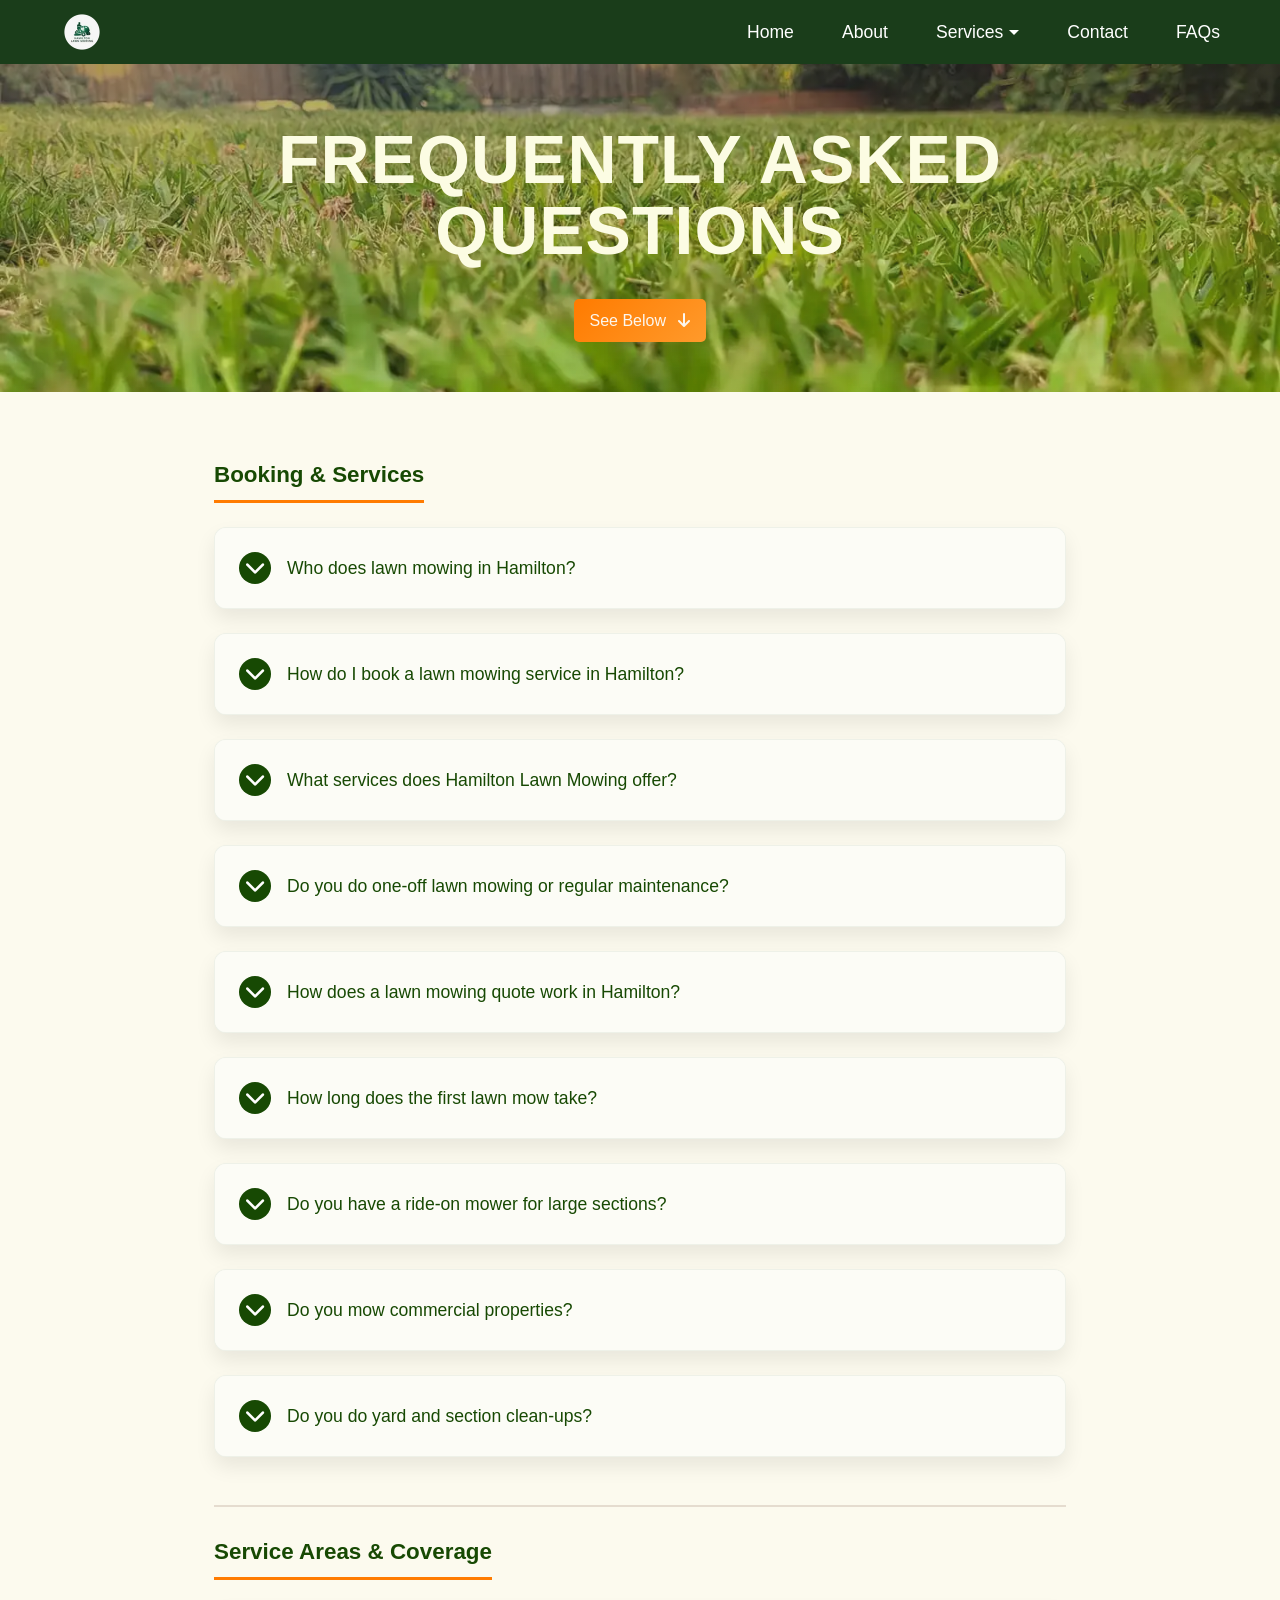
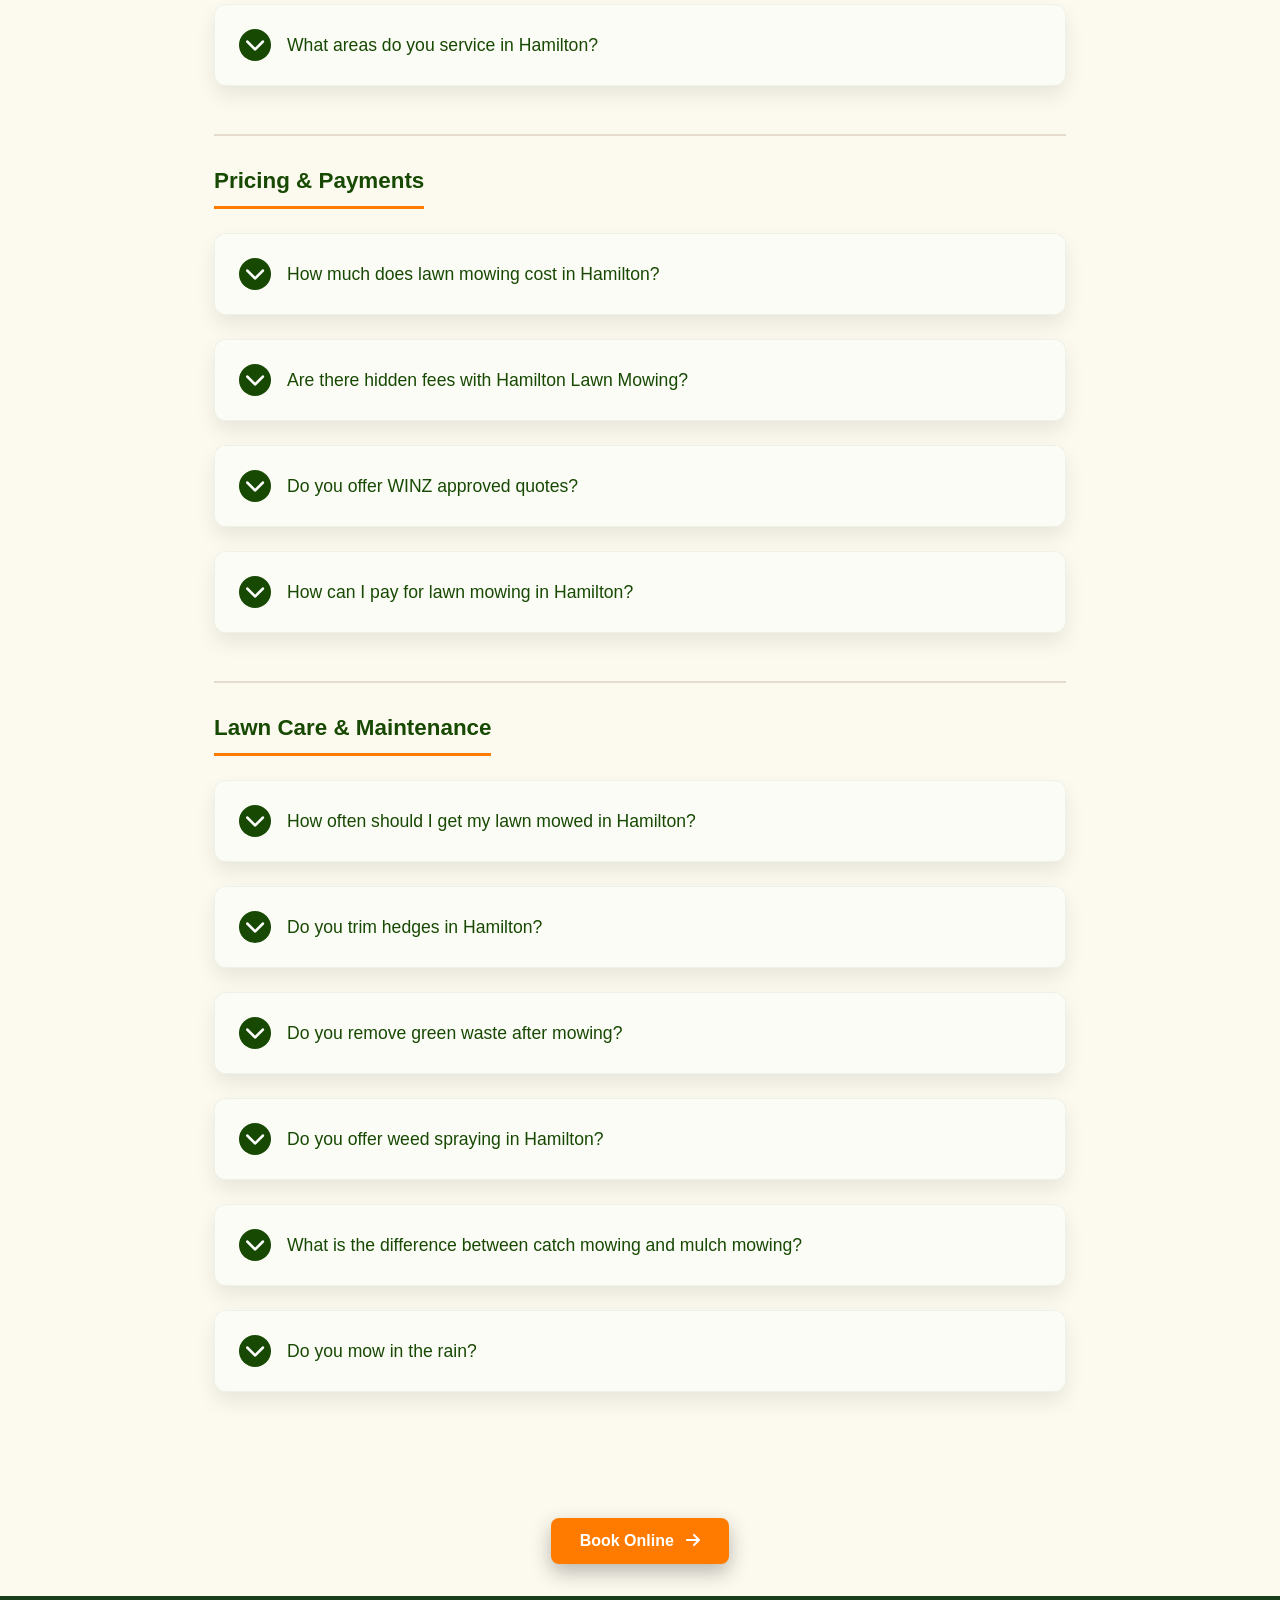
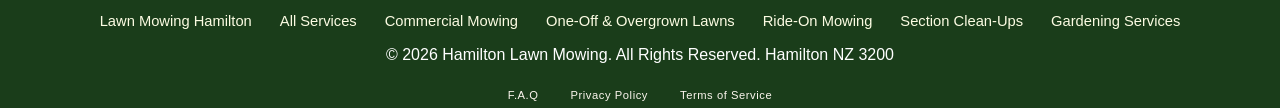
<file: faqs.html>
<!DOCTYPE html>
<html lang="en">

<head>
    <!-- Google tag (gtag.js) -->
    <script async src="https://www.googletagmanager.com/gtag/js?id=G-1YB45ZMDK7"></script>
    <script>
        window.dataLayer = window.dataLayer || [];
        function gtag() { dataLayer.push(arguments); }
        gtag('js', new Date());

        gtag('config', 'G-1YB45ZMDK7');
    </script>
    <!-- ============================================
    FAQ SCHEMA MARKUP FOR SEO
    ============================================ -->
    
    <script type="application/ld+json">
    {
      "@context": "https://schema.org",
      "@type": "FAQPage",
      "mainEntity": [
        {
          "@type": "Question",
          "name": "Who does lawn mowing in Hamilton?",
          "acceptedAnswer": {
            "@type": "Answer",
            "text": "Hamilton Lawn Mowing is a professional lawn mowing and property maintenance service based in Frankton, Hamilton. We service the greater Hamilton area including Hamilton East, Chartwell, Pukete, Melville, Dinsdale, and surrounding suburbs. Call us on 021 0838 7863 or 07 809 6933 or book online at hamiltonlawns.co.nz."
          }
        },
        {
          "@type": "Question",
          "name": "Do you offer WINZ approved quotes?",
          "acceptedAnswer": {
            "@type": "Answer",
            "text": "Yes. Hamilton Lawn Mowing provides WINZ approved quotes for lawn mowing and property maintenance services. If you need a quote for WINZ, contact us directly on info@hamiltonlawns.co.nz and we will arrange this for you."
          }
        },
        {
          "@type": "Question",
          "name": "How much does lawn mowing cost in Hamilton?",
          "acceptedAnswer": {
            "@type": "Answer",
            "text": "Lawn mowing pricing in Hamilton varies depending on the size of your property and the condition of the grass. Hamilton Lawn Mowing offers fair, transparent pricing with no hidden fees. Contact us for a free quote specific to your property."
          }
        },
        {
          "@type": "Question",
          "name": "What areas do you service in Hamilton?",
          "acceptedAnswer": {
            "@type": "Answer",
            "text": "We service all of Hamilton. Frankton, Hamilton East, Hamilton Central, Chartwell, Pukete, Melville, Dinsdale, Rototuna, Rototuna North, Flagstaff, Te Rapa, Nawton, Peacocke and everywhere in between. Not sure if we cover your street? Call us on 021 0838 7863 or 07 809 6933 and we'll let you know straight away."
          }
        },
        {
          "@type": "Question",
          "name": "How do I book a lawn mowing service in Hamilton?",
          "acceptedAnswer": {
            "@type": "Answer",
            "text": "You can book Hamilton Lawn Mowing online at hamiltonlawns.co.nz/contact or call us directly on 021 0838 7863 or 07 809 6933. We operate Monday to Friday 9am to 6pm. Once you book, we confirm your job and take care of the rest."
          }
        },
        {
          "@type": "Question",
          "name": "Do you do one-off lawn mowing or regular maintenance?",
          "acceptedAnswer": {
            "@type": "Answer",
            "text": "We do both. Whether you need a one-off cut or want a regular maintenance schedule, Hamilton Lawn Mowing can accommodate your needs. One-off mows start from $45, with no contract. Contact us to discuss what works best for your property."
          }
        },
        {
          "@type": "Question",
          "name": "What services does Hamilton Lawn Mowing offer?",
          "acceptedAnswer": {
            "@type": "Answer",
            "text": "Hamilton Lawn Mowing offers lawn mowing, one-off and overgrown lawn mowing, ride-on mowing for large sections, weed spraying, gardening, hedge trimming, section clean-ups and green waste removal. We service residential and commercial properties across Hamilton."
          }
        },
        {
          "@type": "Question",
          "name": "Do you remove green waste after mowing?",
          "acceptedAnswer": {
            "@type": "Answer",
            "text": "Yes. We offer a dedicated green waste removal service to keep your property clean and clutter-free after any garden or lawn work. This can be booked as a standalone service or alongside lawn mowing."
          }
        },
        {
          "@type": "Question",
          "name": "How often should I get my lawn mowed in Hamilton?",
          "acceptedAnswer": {
            "@type": "Answer",
            "text": "In Hamilton's climate, lawns typically need mowing every 2 to 3 weeks during summer and every 4 to 6 weeks during winter when growth slows. Hamilton Lawn Mowing can set up a regular schedule to keep your lawn looking tidy year round."
          }
        },
        {
          "@type": "Question",
          "name": "Do you trim hedges in Hamilton?",
          "acceptedAnswer": {
            "@type": "Answer",
            "text": "Yes. Hamilton Lawn Mowing provides professional hedge trimming for residential and commercial properties across Hamilton. We maintain clean lines and encourage healthier growth. Book online or call 021 0838 7863 or 07 809 6933."
          }
        },
        {
          "@type": "Question",
          "name": "Do you offer weed spraying in Hamilton?",
          "acceptedAnswer": {
            "@type": "Answer",
            "text": "Yes. We offer targeted weed spraying for lawns, gardens, paths and driveways across Hamilton. Regular weed control keeps your lawn healthy and your outdoor areas tidy year-round."
          }
        },
        {
          "@type": "Question",
          "name": "Are there hidden fees with Hamilton Lawn Mowing?",
          "acceptedAnswer": {
            "@type": "Answer",
            "text": "No. Hamilton Lawn Mowing operates with fair and transparent pricing. The price you are quoted is the price you pay. There are no hidden fees or surprise charges."
          }
        },
        {
          "@type": "Question",
          "name": "How does a lawn mowing quote work in Hamilton?",
          "acceptedAnswer": {
            "@type": "Answer",
            "text": "Request a free quote at hamiltonlawns.co.nz/contact by choosing your services, how often you want them and roughly how big your lawn is. A rough idea is fine, we confirm on the day. We then call you to confirm your quote. Quotes are free with no obligation and no sign up."
          }
        },
        {
          "@type": "Question",
          "name": "How long does the first lawn mow take?",
          "acceptedAnswer": {
            "@type": "Answer",
            "text": "It depends on the size of your lawn, how long the grass is and how easy the property is to access. We will give you an idea when we call to confirm your quote."
          }
        },
        {
          "@type": "Question",
          "name": "How can I pay for lawn mowing in Hamilton?",
          "acceptedAnswer": {
            "@type": "Answer",
            "text": "You can pay by online card payment or cash."
          }
        },
        {
          "@type": "Question",
          "name": "What is the difference between catch mowing and mulch mowing?",
          "acceptedAnswer": {
            "@type": "Answer",
            "text": "Catch mowing collects the clippings as we mow, so the lawn is left clean with the clippings removed. Mulch mowing cuts the clippings finely and leaves them on the lawn, where they break down and return nutrients to the soil. We offer both."
          }
        },
        {
          "@type": "Question",
          "name": "Do you mow in the rain?",
          "acceptedAnswer": {
            "@type": "Answer",
            "text": "We avoid mowing in heavy rain or on waterlogged lawns, because wet grass cuts unevenly and the mower can damage the lawn. If the weather affects your booking, we will contact you to arrange the next available day."
          }
        },
        {
          "@type": "Question",
          "name": "Do you have a ride-on mower for large sections?",
          "acceptedAnswer": {
            "@type": "Answer",
            "text": "Yes. We use a small ride-on mower, not a tractor, for large sections and open lawns. It is quicker on big areas and leaves an even finish, and we tidy the edges with a line trimmer and push mower. Whether a ride-on suits your section is assessed when we quote. More about ride-on mowing."
          }
        },
        {
          "@type": "Question",
          "name": "Do you mow commercial properties?",
          "acceptedAnswer": {
            "@type": "Answer",
            "text": "Yes. We mow rentals, body corporates, offices and retail sites on a schedule that suits the site, and we carry public liability insurance. Commercial work is quoted per site. More about commercial lawn mowing."
          }
        },
        {
          "@type": "Question",
          "name": "Do you do yard and section clean-ups?",
          "acceptedAnswer": {
            "@type": "Answer",
            "text": "Yes. We tidy overgrown sections, clear garden beds, cut back growth and take the green waste away. Clean-ups are quoted per job after we see the section. More about section clean-ups."
          }
        }
      ]
    }
    </script>


    <meta charset="UTF-8">
    <meta name="robots" content="index, follow">
    <meta name="viewport" content="width=device-width, initial-scale=1.0">
    <title>F.A.Q.s | Hamilton Lawn Mowing</title>
    <meta name="description" content="Hamilton's professional lawn mowing service. Fast, fair, reliable. WINZ quotes approved. Book online today.">
    <link rel="stylesheet" href="styles.css">
    <link rel="stylesheet" href="https://cdnjs.cloudflare.com/ajax/libs/font-awesome/6.0.0/css/all.min.css">
    <link rel="apple-touch-icon" sizes="180x180" href="/apple-touch-icon.png">
    <link rel="icon" type="image/png" sizes="32x32" href="/favicon-32x32.png">
    <link rel="icon" type="image/png" sizes="16x16" href="/favicon-16x16.png">
    <link rel="manifest" href="/site.webmanifest">

<body>
    <!-- ========== HEADER & NAVIGATION ========== -->
    <header>
        <nav class="nav-container">
            <div class="nav-logo">
                <a href="index.html">
                    <img src="images/logo-88.webp" alt="Hamilton Lawn Mowing Logo" width="44" height="44">
                </a>
            </div>

            <!-- Desktop Navigation -->
            <ul class="nav-links">
                <li><a href="index.html">Home</a></li>
                <li><a href="about.html">About</a></li>
                <li class="has-dropdown"><a href="services.html">Services</a>
                    <ul class="nav-dropdown">
                        <li><a href="services.html">All Services</a></li>
                        <li><a href="commercial-lawn-mowing.html">Commercial Mowing</a></li>
                        <li><a href="one-off-lawn-mowing.html">One-Off &amp; Overgrown Lawns</a></li>
                        <li><a href="ride-on-mowing.html">Ride-On Mowing</a></li>
                        <li><a href="section-clean-ups.html">Section Clean-Ups</a></li>
                        <li><a href="gardening-services.html">Gardening Services</a></li>
                    </ul>
                </li>
                <li><a href="contact.html">Contact</a></li>
                <li><a href="faqs.html">FAQs</a></li>
            </ul>

            <!-- Mobile Hamburger -->
            <button class="hamburger" aria-label="Toggle menu">
                <span></span>
                <span></span>
                <span></span>
            </button>
        </nav>

        <!-- Mobile Menu Overlay -->
        <div class="mobile-menu">
            <ul class="mobile-nav-links">
                <li><a href="index.html">Home</a></li>
                <li><a href="about.html">About</a></li>
                <li><a href="services.html">Services</a></li>
                <li class="mobile-sub"><a href="commercial-lawn-mowing.html">Commercial Mowing</a></li>
                <li class="mobile-sub"><a href="one-off-lawn-mowing.html">One-Off &amp; Overgrown Lawns</a></li>
                <li class="mobile-sub"><a href="ride-on-mowing.html">Ride-On Mowing</a></li>
                <li class="mobile-sub"><a href="section-clean-ups.html">Section Clean-Ups</a></li>
                <li class="mobile-sub"><a href="gardening-services.html">Gardening Services</a></li>
                <li><a href="contact.html">Contact</a></li>
                <li><a href="faqs.html">F.A.Q</a></li>
            </ul>
        </div>
    </header>

    <!-- ========== HERO BANNER ========== -->
    <section class="hero">
        <div class="hero-overlay">
            <div class="hero-content-box">
                <h1>Frequently Asked Questions</h1>
                <p></p>
                <a href="faqs.html" class="cta-button">See Below <i class="fas fa-arrow-down"></i></a>
            </div>
        </div>
    </section>

    <!-- ========== FAQ CONTENT SECTION ========== -->
    <section class="faq-section">
        <div class="faq-container">
            

            <!-- BOOKING & SERVICES FAQ -->
            <div class="faq-category">
                <h2 class="faq-category-title">Booking & Services</h2>
                
                <div class="faq-item">
                    <button class="faq-question" onclick="toggleFaq(this)">
                        <span class="faq-toggle-icon">
                            <i class="fas fa-chevron-down"></i>
                        </span>
                        <span>Who does lawn mowing in Hamilton?</span>
                    </button>
                    <div class="faq-answer">
                        <p>Hamilton Lawn Mowing is a professional lawn mowing and property maintenance service based in Frankton, Hamilton. We service the greater Hamilton area including Hamilton East, Chartwell, Pukete, Melville, Dinsdale, and surrounding suburbs. Call us on 021 0838 7863 or 07 809 6933 or book online at hamiltonlawns.co.nz.</p>
                    </div>
                </div>

                <div class="faq-item">
                    <button class="faq-question" onclick="toggleFaq(this)">
                        <span class="faq-toggle-icon">
                            <i class="fas fa-chevron-down"></i>
                        </span>
                        <span>How do I book a lawn mowing service in Hamilton?</span>
                    </button>
                    <div class="faq-answer">
                        <p>You can book Hamilton Lawn Mowing online at hamiltonlawns.co.nz/contact or call us directly on 021 0838 7863 or 07 809 6933. We operate Monday to Friday 9am to 6pm. Once you book, we confirm your job and take care of the rest.</p>
                    </div>
                </div>

                <div class="faq-item">
                    <button class="faq-question" onclick="toggleFaq(this)">
                        <span class="faq-toggle-icon">
                            <i class="fas fa-chevron-down"></i>
                        </span>
                        <span>What services does Hamilton Lawn Mowing offer?</span>
                    </button>
                    <div class="faq-answer">
                        <p>Hamilton Lawn Mowing offers lawn mowing, <a href="one-off-lawn-mowing.html">one-off and overgrown lawn mowing</a>, <a href="ride-on-mowing.html">ride-on mowing</a> for large sections, weed spraying, <a href="gardening-services.html">gardening</a>, hedge trimming, <a href="section-clean-ups.html">section clean-ups and green waste removal</a>. We service residential and <a href="commercial-lawn-mowing.html">commercial properties</a> across Hamilton.</p>
                    </div>
                </div>

                <div class="faq-item">
                    <button class="faq-question" onclick="toggleFaq(this)">
                        <span class="faq-toggle-icon">
                            <i class="fas fa-chevron-down"></i>
                        </span>
                        <span>Do you do one-off lawn mowing or regular maintenance?</span>
                    </button>
                    <div class="faq-answer">
                        <p>We do both. Whether you need a <a href="one-off-lawn-mowing.html">one-off cut</a> or want a regular maintenance schedule, Hamilton Lawn Mowing can accommodate your needs. One-off mows start from $45, with no contract. Contact us to discuss what works best for your property.</p>
                    </div>
                </div>

                <div class="faq-item">
                    <button class="faq-question" onclick="toggleFaq(this)">
                        <span class="faq-toggle-icon">
                            <i class="fas fa-chevron-down"></i>
                        </span>
                        <span>How does a lawn mowing quote work in Hamilton?</span>
                    </button>
                    <div class="faq-answer">
                        <p>Request a free quote at hamiltonlawns.co.nz/contact by choosing your services, how often you want them and roughly how big your lawn is. A rough idea is fine, we confirm on the day. We then call you to confirm your quote. Quotes are free with no obligation and no sign up.</p>
                    </div>
                </div>

                <div class="faq-item">
                    <button class="faq-question" onclick="toggleFaq(this)">
                        <span class="faq-toggle-icon">
                            <i class="fas fa-chevron-down"></i>
                        </span>
                        <span>How long does the first lawn mow take?</span>
                    </button>
                    <div class="faq-answer">
                        <p>It depends on the size of your lawn, how long the grass is and how easy the property is to access. We will give you an idea when we call to confirm your quote.</p>
                    </div>
                </div>

                <div class="faq-item">
                    <button class="faq-question" onclick="toggleFaq(this)">
                        <span class="faq-toggle-icon">
                            <i class="fas fa-chevron-down"></i>
                        </span>
                        <span>Do you have a ride-on mower for large sections?</span>
                    </button>
                    <div class="faq-answer">
                        <p>Yes. We use a small ride-on mower, not a tractor, for large sections and open lawns. It is quicker on big areas and leaves an even finish, and we tidy the edges with a line trimmer and push mower. Whether a ride-on suits your section is assessed when we quote. <a href="ride-on-mowing.html">More about ride-on mowing</a>.</p>
                    </div>
                </div>

                <div class="faq-item">
                    <button class="faq-question" onclick="toggleFaq(this)">
                        <span class="faq-toggle-icon">
                            <i class="fas fa-chevron-down"></i>
                        </span>
                        <span>Do you mow commercial properties?</span>
                    </button>
                    <div class="faq-answer">
                        <p>Yes. We mow rentals, body corporates, offices and retail sites on a schedule that suits the site, and we carry public liability insurance. Commercial work is quoted per site. <a href="commercial-lawn-mowing.html">More about commercial lawn mowing</a>.</p>
                    </div>
                </div>

                <div class="faq-item">
                    <button class="faq-question" onclick="toggleFaq(this)">
                        <span class="faq-toggle-icon">
                            <i class="fas fa-chevron-down"></i>
                        </span>
                        <span>Do you do yard and section clean-ups?</span>
                    </button>
                    <div class="faq-answer">
                        <p>Yes. We tidy overgrown sections, clear garden beds, cut back growth and take the green waste away. Clean-ups are quoted per job after we see the section. <a href="section-clean-ups.html">More about section clean-ups</a>.</p>
                    </div>
                </div>
            </div>

            <!-- SERVICE AREAS & COVERAGE FAQ -->
            <div class="faq-category">
                <h2 class="faq-category-title">Service Areas & Coverage</h2>
                
                <div class="faq-item">
                    <button class="faq-question" onclick="toggleFaq(this)">
                        <span class="faq-toggle-icon">
                            <i class="fas fa-chevron-down"></i>
                        </span>
                        <span>What areas do you service in Hamilton?</span>
                    </button>
                    <div class="faq-answer">
                        <p>We service all of Hamilton. Frankton, Hamilton East, Hamilton Central, Chartwell, Pukete, Melville, Dinsdale, Rototuna, Rototuna North, Flagstaff, Te Rapa, Nawton, Peacocke and everywhere in between. Not sure if we cover your street? Call us on 021 0838 7863 or 07 809 6933 and we'll let you know straight away.</p>
                    </div>
                </div>
            </div>

            <!-- PRICING & PAYMENTS FAQ -->
            <div class="faq-category">
                <h2 class="faq-category-title">Pricing & Payments</h2>
                
                <div class="faq-item">
                    <button class="faq-question" onclick="toggleFaq(this)">
                        <span class="faq-toggle-icon">
                            <i class="fas fa-chevron-down"></i>
                        </span>
                        <span>How much does lawn mowing cost in Hamilton?</span>
                    </button>
                    <div class="faq-answer">
                        <p>Lawn mowing pricing in Hamilton varies depending on the size of your property and the condition of the grass. Hamilton Lawn Mowing offers fair, transparent pricing with no hidden fees. Contact us for a free quote specific to your property.</p>
                    </div>
                </div>

                <div class="faq-item">
                    <button class="faq-question" onclick="toggleFaq(this)">
                        <span class="faq-toggle-icon">
                            <i class="fas fa-chevron-down"></i>
                        </span>
                        <span>Are there hidden fees with Hamilton Lawn Mowing?</span>
                    </button>
                    <div class="faq-answer">
                        <p>No. Hamilton Lawn Mowing operates with fair and transparent pricing. The price you are quoted is the price you pay. There are no hidden fees or surprise charges.</p>
                    </div>
                </div>

                <div class="faq-item">
                    <button class="faq-question" onclick="toggleFaq(this)">
                        <span class="faq-toggle-icon">
                            <i class="fas fa-chevron-down"></i>
                        </span>
                        <span>Do you offer WINZ approved quotes?</span>
                    </button>
                    <div class="faq-answer">
                        <p>Yes. Hamilton Lawn Mowing provides WINZ approved quotes for lawn mowing and property maintenance services. If you need a quote for WINZ, contact us directly on 021 0838 7863 or 07 809 6933 and we will arrange this for you.</p>
                    </div>
                </div>

                <div class="faq-item">
                    <button class="faq-question" onclick="toggleFaq(this)">
                        <span class="faq-toggle-icon">
                            <i class="fas fa-chevron-down"></i>
                        </span>
                        <span>How can I pay for lawn mowing in Hamilton?</span>
                    </button>
                    <div class="faq-answer">
                        <p>You can pay by online card payment or cash.</p>
                    </div>
                </div>
            </div>

            <!-- LAWN CARE FAQ -->
            <div class="faq-category">
                <h2 class="faq-category-title">Lawn Care & Maintenance</h2>
                
                <div class="faq-item">
                    <button class="faq-question" onclick="toggleFaq(this)">
                        <span class="faq-toggle-icon">
                            <i class="fas fa-chevron-down"></i>
                        </span>
                        <span>How often should I get my lawn mowed in Hamilton?</span>
                    </button>
                    <div class="faq-answer">
                        <p>In Hamilton's climate, lawns typically need mowing every 2 to 3 weeks during summer and every 4 to 6 weeks during winter when growth slows. Hamilton Lawn Mowing can set up a regular schedule to keep your lawn looking tidy year round.</p>
                    </div>
                </div>

                <div class="faq-item">
                    <button class="faq-question" onclick="toggleFaq(this)">
                        <span class="faq-toggle-icon">
                            <i class="fas fa-chevron-down"></i>
                        </span>
                        <span>Do you trim hedges in Hamilton?</span>
                    </button>
                    <div class="faq-answer">
                        <p>Yes. Hamilton Lawn Mowing provides professional hedge trimming for residential and commercial properties across Hamilton. We maintain clean lines and encourage healthier growth. Book online or call 021 0838 7863 or 07 809 6933.</p>
                    </div>
                </div>

                <div class="faq-item">
                    <button class="faq-question" onclick="toggleFaq(this)">
                        <span class="faq-toggle-icon">
                            <i class="fas fa-chevron-down"></i>
                        </span>
                        <span>Do you remove green waste after mowing?</span>
                    </button>
                    <div class="faq-answer">
                        <p>Yes. We offer a dedicated green waste removal service to keep your property clean and clutter-free after any garden or lawn work. This can be booked as a standalone service or alongside lawn mowing.</p>
                    </div>
                </div>

                <div class="faq-item">
                    <button class="faq-question" onclick="toggleFaq(this)">
                        <span class="faq-toggle-icon">
                            <i class="fas fa-chevron-down"></i>
                        </span>
                        <span>Do you offer weed spraying in Hamilton?</span>
                    </button>
                    <div class="faq-answer">
                        <p>Yes. We offer targeted weed spraying for lawns, gardens, paths and driveways across Hamilton. Regular weed control keeps your lawn healthy and your outdoor areas tidy year-round.</p>
                    </div>
                </div>

                <div class="faq-item">
                    <button class="faq-question" onclick="toggleFaq(this)">
                        <span class="faq-toggle-icon">
                            <i class="fas fa-chevron-down"></i>
                        </span>
                        <span>What is the difference between catch mowing and mulch mowing?</span>
                    </button>
                    <div class="faq-answer">
                        <p>Catch mowing collects the clippings as we mow, so the lawn is left clean with the clippings removed. Mulch mowing cuts the clippings finely and leaves them on the lawn, where they break down and return nutrients to the soil. We offer both.</p>
                    </div>
                </div>

                <div class="faq-item">
                    <button class="faq-question" onclick="toggleFaq(this)">
                        <span class="faq-toggle-icon">
                            <i class="fas fa-chevron-down"></i>
                        </span>
                        <span>Do you mow in the rain?</span>
                    </button>
                    <div class="faq-answer">
                        <p>We avoid mowing in heavy rain or on waterlogged lawns, because wet grass cuts unevenly and the mower can damage the lawn. If the weather affects your booking, we will contact you to arrange the next available day.</p>
                    </div>
                </div>
            </div>
        </div>
    </section>

    <style>
        @keyframes fadeIn {
            0% {
                opacity: 0;
            }
    
            100% {
                opacity: 1;
            }
        }
    
        .center-btn {
            display: flex;
            justify-content: center;
            margin: 2rem 1rem;
            animation: fadeIn 0.5s ease-in;
        }
    
        .center-btn+table {
            margin-top: 2rem;
        }
    </style>
    
    <div class="center-btn"><a href="contact.html" class="service-btn">Book Online <i class="fas fa-arrow-right"></i></a></div>

    <script>
        function toggleFaq(button) {
            const faqItem = button.closest('.faq-item');
            
            // Close other open items
            document.querySelectorAll('.faq-item.open').forEach(item => {
                if (item !== faqItem) {
                    item.classList.remove('open');
                }
            });
            
            // Toggle current item
            faqItem.classList.toggle('open');
        }

        // Allow keyboard navigation
        document.addEventListener('keydown', (e) => {
            const buttons = document.querySelectorAll('.faq-question');
            const activeButton = document.activeElement;
            
            if (e.key === 'Enter' && activeButton.classList.contains('faq-question')) {
                e.preventDefault();
                activeButton.click();
            }
        });
    </script>

    <!-- ========== FOOTER ========== -->
    <footer>
        <div class="container">
            <ul class="footer-services">
                <li><a href="index.html">Lawn Mowing Hamilton</a></li>
                <li><a href="services.html">All Services</a></li>
                <li><a href="commercial-lawn-mowing.html">Commercial Mowing</a></li>
                <li><a href="one-off-lawn-mowing.html">One-Off &amp; Overgrown Lawns</a></li>
                <li><a href="ride-on-mowing.html">Ride-On Mowing</a></li>
                <li><a href="section-clean-ups.html">Section Clean-Ups</a></li>
                <li><a href="gardening-services.html">Gardening Services</a></li>
            </ul>
            <p>&copy; 2026 Hamilton Lawn Mowing. All Rights Reserved. Hamilton NZ 3200</p>
        </div>
    </footer>

    <div class="legal-menu">
        <div class="container">
            <ul>
                <li><a href="faqs.html">F.A.Q</a></li>
                <li><a href="privacy-policy.html">Privacy Policy</a></li>
                <li><a href="terms-of-services.html">Terms of Service</a></li>
            </ul>
        </div>
    </div>

    <!-- ========== HAMBURGER MENU SCRIPT ========== -->
    <script>
        document.addEventListener("DOMContentLoaded", function () {
            const hamburger = document.querySelector(".hamburger");
            const mobileMenu = document.querySelector(".mobile-menu");
            const body = document.body;

            hamburger.addEventListener("click", function () {
                hamburger.classList.toggle("active");
                mobileMenu.classList.toggle("active");
                body.classList.toggle("menu-open");
            });

            // Close menu when clicking outside
            mobileMenu.addEventListener("click", function (e) {
                if (e.target === mobileMenu) {
                    hamburger.classList.remove("active");
                    mobileMenu.classList.remove("active");
                    body.classList.remove("menu-open");
                }
            });

            // Close menu when clicking a link
            const mobileLinks = document.querySelectorAll(".mobile-nav-links a");
            mobileLinks.forEach(link => {
                link.addEventListener("click", function () {
                    hamburger.classList.remove("active");
                    mobileMenu.classList.remove("active");
                    body.classList.remove("menu-open");
                });
            });
        });
    </script>

    <!-- ========== CARD REVEAL ON SCROLL ========== -->
    <script>
        // Reveal cards as they enter the viewport. Without JS (or if
        // IntersectionObserver is missing) the fallback below shows every
        // card immediately, so content is never hidden.
        (function () {
            var cards = document.querySelectorAll('.card, .service-card, .why-card, .faq-item');
            if (!cards.length) return;

            if (!('IntersectionObserver' in window)) {
                cards.forEach(function (c) { c.classList.add('is-visible'); });
                return;
            }

            var observer = new IntersectionObserver(function (entries) {
                entries.forEach(function (entry) {
                    if (entry.isIntersecting) {
                        entry.target.classList.add('is-visible');
                        observer.unobserve(entry.target);
                    }
                });
            }, { threshold: 0.15, rootMargin: '0px 0px -40px 0px' });

            cards.forEach(function (c) { observer.observe(c); });
        })();
    </script>

</body>

</html>
</file>
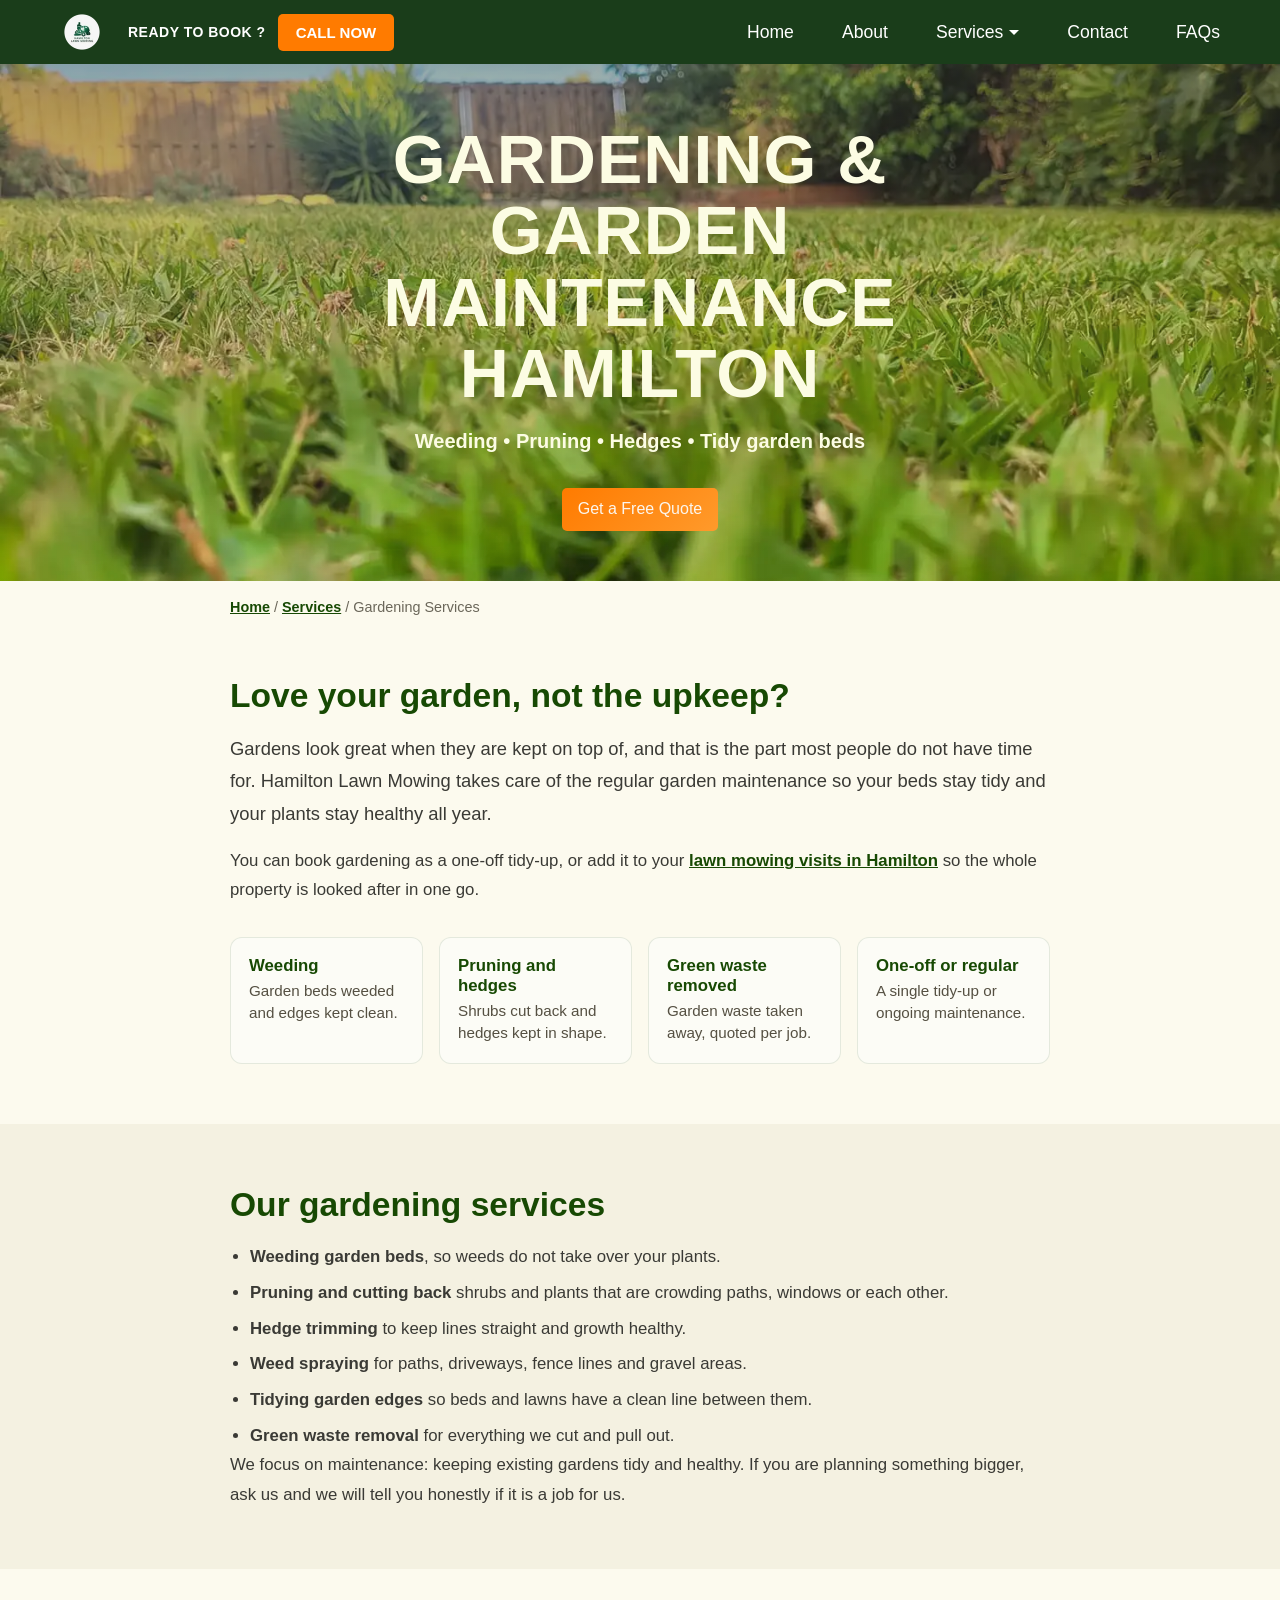
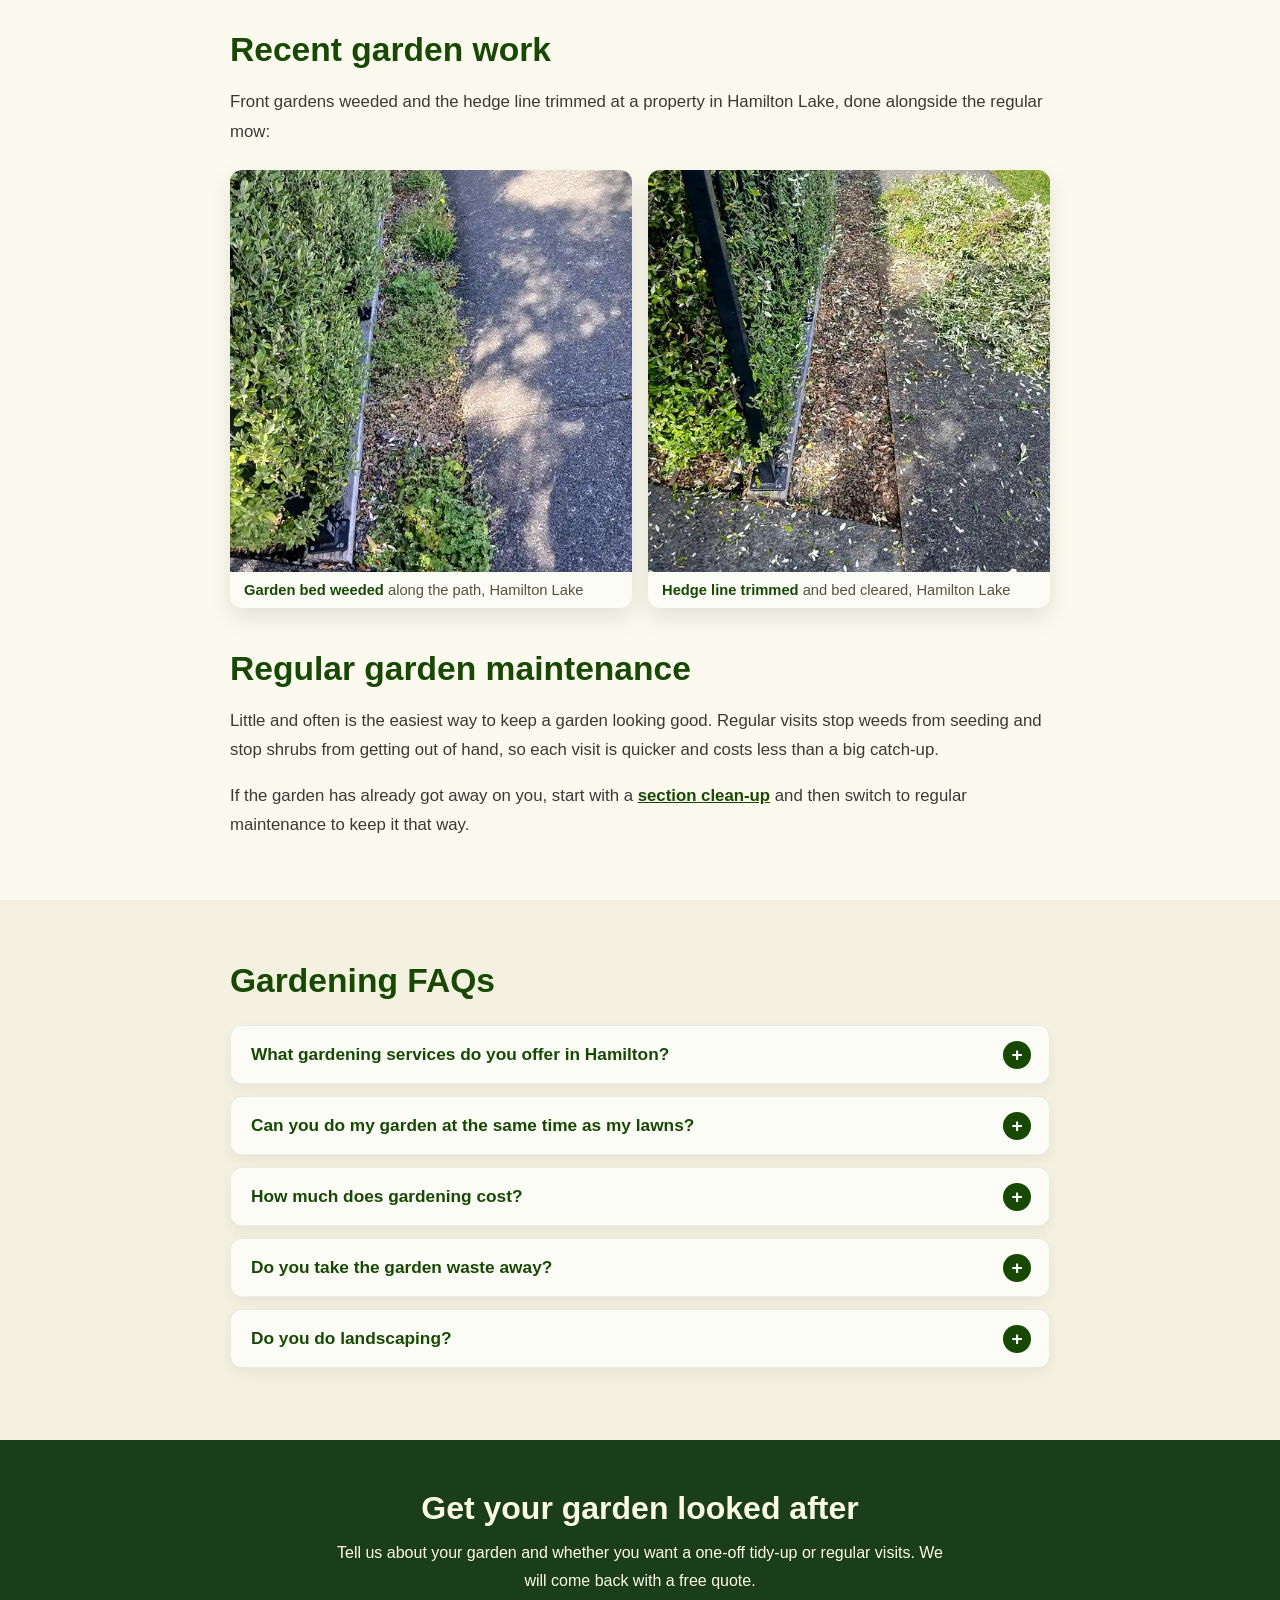
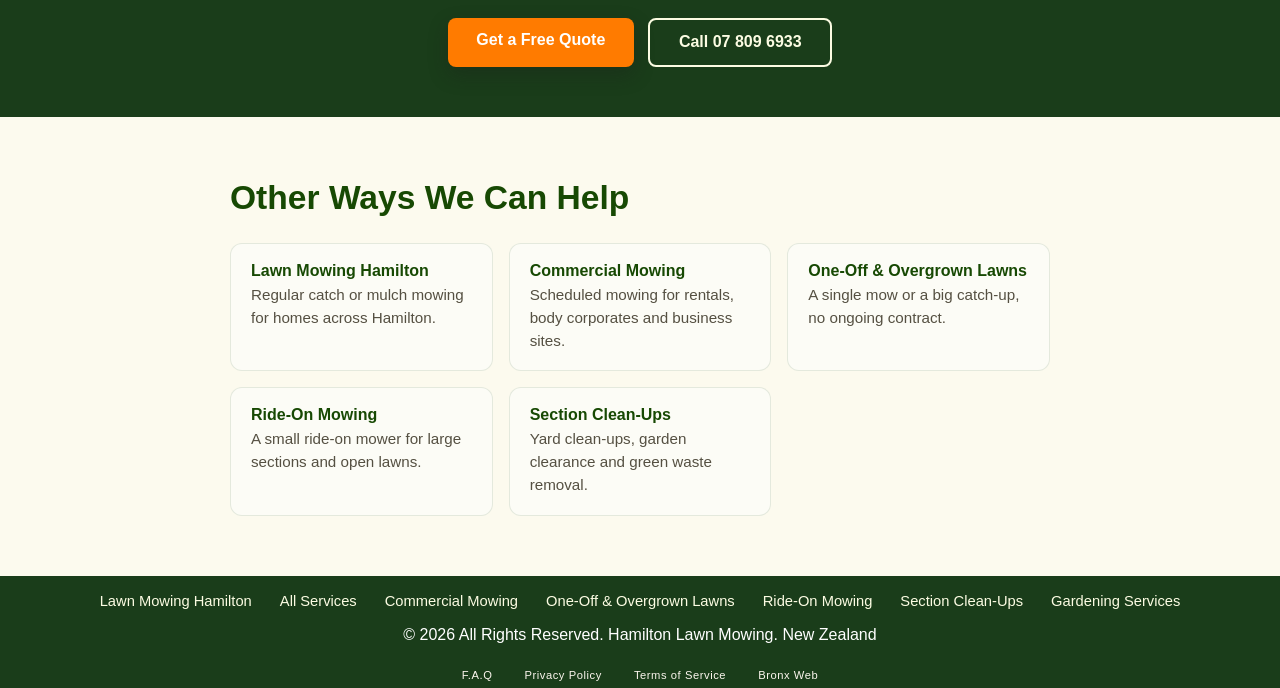
<file: gardening-services.html>
<!DOCTYPE html>
<html lang="en-NZ">

<head>
    <meta charset="UTF-8">
    <meta name="viewport" content="width=device-width, initial-scale=1.0">
    <title>Gardening Services Hamilton | Garden Maintenance</title>
    <meta name="description" content="Gardening and garden maintenance in Hamilton. Weeding, pruning, hedge trimming and tidy garden beds, one-off or alongside your lawn mowing. Free quote.">
    <meta name="robots" content="index, follow">
    <link rel="canonical" href="https://hamiltonlawns.co.nz/gardening-services">

    <meta property="og:type" content="website">
    <meta property="og:site_name" content="Hamilton Lawn Mowing">
    <meta property="og:title" content="Gardening Services Hamilton | Garden Maintenance">
    <meta property="og:description" content="Gardening and garden maintenance in Hamilton. Weeding, pruning, hedge trimming and tidy garden beds, one-off or alongside your lawn mowing. Free quote.">
    <meta property="og:url" content="https://hamiltonlawns.co.nz/gardening-services">
    <meta property="og:image" content="https://hamiltonlawns.co.nz/images/services/gardening-garden-bed-weeded-hamilton-lake.webp">

    <link rel="stylesheet" href="styles.css">
    <link rel="apple-touch-icon" sizes="180x180" href="/apple-touch-icon.png">
    <link rel="icon" type="image/png" sizes="32x32" href="/favicon-32x32.png">
    <link rel="icon" type="image/png" sizes="16x16" href="/favicon-16x16.png">
    <link rel="manifest" href="/site.webmanifest">

    <!-- Google tag (gtag.js) -->
    <script async src="https://www.googletagmanager.com/gtag/js?id=G-1YB45ZMDK7"></script>
    <script>
        window.dataLayer = window.dataLayer || [];
        function gtag() { dataLayer.push(arguments); }
        gtag('js', new Date());
        gtag('config', 'G-1YB45ZMDK7');
    </script>

    <script type="application/ld+json">
{
  "@context": "https://schema.org",
  "@graph": [
    {
      "@type": "Service",
      "@id": "https://hamiltonlawns.co.nz/gardening-services#service",
      "name": "Gardening and garden maintenance in Hamilton",
      "serviceType": "Garden maintenance",
      "description": "Gardening and garden maintenance in Hamilton. Weeding, pruning, hedge trimming and tidy garden beds, one-off or alongside your lawn mowing. Free quote.",
      "url": "https://hamiltonlawns.co.nz/gardening-services",
      "areaServed": {
        "@type": "City",
        "name": "Hamilton",
        "sameAs": "https://en.wikipedia.org/wiki/Hamilton,_New_Zealand"
      },
      "provider": {
        "@type": "LocalBusiness",
        "name": "Hamilton Lawn Mowing",
        "url": "https://hamiltonlawns.co.nz",
        "telephone": "+6478096933",
        "image": "https://hamiltonlawns.co.nz/images/google-profile-search-pic.png",
        "address": {
          "@type": "PostalAddress",
          "streetAddress": "4/94 Norton Road",
          "addressLocality": "Frankton, Hamilton",
          "postalCode": "3204",
          "addressCountry": "NZ"
        },
        "openingHoursSpecification": [
          {
            "@type": "OpeningHoursSpecification",
            "dayOfWeek": [
              "Monday",
              "Tuesday",
              "Wednesday",
              "Thursday",
              "Friday"
            ],
            "opens": "09:00",
            "closes": "18:00"
          }
        ]
      }
    },
    {
      "@type": "FAQPage",
      "mainEntity": [
        {
          "@type": "Question",
          "name": "What gardening services do you offer in Hamilton?",
          "acceptedAnswer": {
            "@type": "Answer",
            "text": "We offer garden maintenance, including weeding garden beds, pruning and cutting back shrubs, hedge trimming, weed spraying, tidying garden edges and green waste removal."
          }
        },
        {
          "@type": "Question",
          "name": "Can you do my garden at the same time as my lawns?",
          "acceptedAnswer": {
            "@type": "Answer",
            "text": "Yes. Many customers add gardening to their lawn mowing visits so the whole property is looked after in one go."
          }
        },
        {
          "@type": "Question",
          "name": "How much does gardening cost?",
          "acceptedAnswer": {
            "@type": "Answer",
            "text": "Gardening is quoted per job. The price depends on the size of the gardens, how overgrown they are and how often you want us to come. The quote is free."
          }
        },
        {
          "@type": "Question",
          "name": "Do you take the garden waste away?",
          "acceptedAnswer": {
            "@type": "Answer",
            "text": "Yes. We can remove the green waste from your garden. Green waste removal is quoted per job."
          }
        },
        {
          "@type": "Question",
          "name": "Do you do landscaping?",
          "acceptedAnswer": {
            "@type": "Answer",
            "text": "We focus on garden maintenance rather than landscaping. If you are not sure whether your job fits, ask us and we will tell you straight away."
          }
        }
      ]
    },
    {
      "@type": "BreadcrumbList",
      "itemListElement": [
        {
          "@type": "ListItem",
          "position": 1,
          "name": "Home",
          "item": "https://hamiltonlawns.co.nz/"
        },
        {
          "@type": "ListItem",
          "position": 2,
          "name": "Services",
          "item": "https://hamiltonlawns.co.nz/services"
        },
        {
          "@type": "ListItem",
          "position": 3,
          "name": "Gardening & Garden Maintenance Hamilton",
          "item": "https://hamiltonlawns.co.nz/gardening-services"
        }
      ]
    }
  ]
}
    </script>
</head>

<body>
    <!-- ========== HEADER & NAVIGATION ========== -->
    <header>
        <nav class="nav-container">
            <div class="nav-logo">
                <a href="index.html">
                    <img src="images/logo-88.webp" alt="Hamilton Lawn Mowing Logo" width="44" height="44">
                </a>
            </div>

            <div class="nav-call">
                <span class="nav-call-text">READY TO BOOK ?</span>
                <a href="tel:+6478096933" class="call-now-btn">CALL NOW</a>
            </div>

            <ul class="nav-links">
                <li><a href="index.html">Home</a></li>
                <li><a href="about.html">About</a></li>
                <li class="has-dropdown"><a href="services.html">Services</a>
                    <ul class="nav-dropdown">
                        <li><a href="services.html">All Services</a></li>
                        <li><a href="commercial-lawn-mowing.html">Commercial Mowing</a></li>
                        <li><a href="one-off-lawn-mowing.html">One-Off &amp; Overgrown Lawns</a></li>
                        <li><a href="ride-on-mowing.html">Ride-On Mowing</a></li>
                        <li><a href="section-clean-ups.html">Section Clean-Ups</a></li>
                        <li><a href="gardening-services.html">Gardening Services</a></li>
                    </ul>
                </li>
                <li><a href="contact.html">Contact</a></li>
                <li><a href="faqs.html">FAQs</a></li>
            </ul>

            <button class="hamburger" aria-label="Toggle menu">
                <span></span>
                <span></span>
                <span></span>
            </button>
        </nav>

        <div class="mobile-menu">
            <ul class="mobile-nav-links">
                <li><a href="index.html">Home</a></li>
                <li><a href="about.html">About</a></li>
                <li><a href="services.html">Services</a></li>
                <li class="mobile-sub"><a href="commercial-lawn-mowing.html">Commercial Mowing</a></li>
                <li class="mobile-sub"><a href="one-off-lawn-mowing.html">One-Off &amp; Overgrown Lawns</a></li>
                <li class="mobile-sub"><a href="ride-on-mowing.html">Ride-On Mowing</a></li>
                <li class="mobile-sub"><a href="section-clean-ups.html">Section Clean-Ups</a></li>
                <li class="mobile-sub"><a href="gardening-services.html">Gardening Services</a></li>
                <li><a href="contact.html">Contact</a></li>
                <li><a href="faqs.html">F.A.Q</a></li>
            </ul>
        </div>
    </header>

    <main>
        <!-- ========== HERO ========== -->
        <section class="hero">
            <div class="hero-overlay">
                <div class="hero-content-box">
                    <h1>Gardening &amp; Garden Maintenance Hamilton</h1>
                    <p>Weeding &bull; Pruning &bull; Hedges &bull; Tidy garden beds</p>
                    <a href="contact.html" class="cta-button">Get a Free Quote</a>
                </div>
            </div>
        </section>

        <div class="page-wrap">
            <nav class="breadcrumb" aria-label="Breadcrumb">
                <a href="index.html">Home</a> / <a href="services.html">Services</a> / Gardening Services
            </nav>
        </div>

        <section class="page-section">
            <div class="page-wrap">
                <h2>Love your garden, not the upkeep?</h2>
                <p class="lead">Gardens look great when they are kept on top of, and that is the part most people do not have time for. Hamilton Lawn Mowing takes care of the regular garden maintenance so your beds stay tidy and your plants stay healthy all year.</p>
                <p>You can book gardening as a one-off tidy-up, or add it to your <a href="index.html">lawn mowing visits in Hamilton</a> so the whole property is looked after in one go.</p>
                <div class="fact-grid">
                    <div class="fact"><strong>Weeding</strong><span>Garden beds weeded and edges kept clean.</span></div>
                    <div class="fact"><strong>Pruning and hedges</strong><span>Shrubs cut back and hedges kept in shape.</span></div>
                    <div class="fact"><strong>Green waste removed</strong><span>Garden waste taken away, quoted per job.</span></div>
                    <div class="fact"><strong>One-off or regular</strong><span>A single tidy-up or ongoing maintenance.</span></div>
                </div>
            </div>
        </section>

        <section class="page-section page-section--alt">
            <div class="page-wrap">
                <h2>Our gardening services</h2>
                <ul>
                    <li><strong>Weeding garden beds</strong>, so weeds do not take over your plants.</li>
                    <li><strong>Pruning and cutting back</strong> shrubs and plants that are crowding paths, windows or each other.</li>
                    <li><strong>Hedge trimming</strong> to keep lines straight and growth healthy.</li>
                    <li><strong>Weed spraying</strong> for paths, driveways, fence lines and gravel areas.</li>
                    <li><strong>Tidying garden edges</strong> so beds and lawns have a clean line between them.</li>
                    <li><strong>Green waste removal</strong> for everything we cut and pull out.</li>
                </ul>
                <p>We focus on maintenance: keeping existing gardens tidy and healthy. If you are planning something bigger, ask us and we will tell you honestly if it is a job for us.</p>
            </div>
        </section>

        <section class="page-section">
            <div class="page-wrap">
                <h2>Recent garden work</h2>
                <p>Front gardens weeded and the hedge line trimmed at a property in Hamilton Lake, done alongside the regular mow:</p>
                <div class="ba-grid">
                    <figure>
                        <img src="images/services/gardening-garden-bed-weeded-hamilton-lake.webp" alt="Narrow garden bed beside a footpath in Hamilton Lake after weeding" width="540" height="540" loading="lazy" decoding="async">
                        <figcaption><b>Garden bed weeded</b> along the path, Hamilton Lake</figcaption>
                    </figure>
                    <figure>
                        <img src="images/services/gardening-hedge-line-trimmed-hamilton-lake.webp" alt="Hedge and garden bed in Hamilton Lake after trimming, with clippings ready to clear" width="540" height="540" loading="lazy" decoding="async">
                        <figcaption><b>Hedge line trimmed</b> and bed cleared, Hamilton Lake</figcaption>
                    </figure>
                </div>

                <h2 style="margin-top:2.5rem">Regular garden maintenance</h2>
                <p>Little and often is the easiest way to keep a garden looking good. Regular visits stop weeds from seeding and stop shrubs from getting out of hand, so each visit is quicker and costs less than a big catch-up.</p>
                <p>If the garden has already got away on you, start with a <a href="section-clean-ups.html">section clean-up</a> and then switch to regular maintenance to keep it that way.</p>
            </div>
        </section>

        <!-- ========== FAQ ========== -->
        <section class="page-section page-section--alt">
            <div class="page-wrap">
                <h2>Gardening FAQs</h2>
                <div class="faq-list">
                    <details>
                        <summary>What gardening services do you offer in Hamilton?</summary>
                        <p>We offer garden maintenance, including weeding garden beds, pruning and cutting back shrubs, hedge trimming, weed spraying, tidying garden edges and green waste removal.</p>
                    </details>
                    <details>
                        <summary>Can you do my garden at the same time as my lawns?</summary>
                        <p>Yes. Many customers add gardening to their lawn mowing visits so the whole property is looked after in one go.</p>
                    </details>
                    <details>
                        <summary>How much does gardening cost?</summary>
                        <p>Gardening is quoted per job. The price depends on the size of the gardens, how overgrown they are and how often you want us to come. The quote is free.</p>
                    </details>
                    <details>
                        <summary>Do you take the garden waste away?</summary>
                        <p>Yes. We can remove the green waste from your garden. Green waste removal is quoted per job.</p>
                    </details>
                    <details>
                        <summary>Do you do landscaping?</summary>
                        <p>We focus on garden maintenance rather than landscaping. If you are not sure whether your job fits, ask us and we will tell you straight away.</p>
                    </details>
                </div>
            </div>
        </section>

        <!-- ========== CALL TO ACTION ========== -->
        <section class="cta-band">
            <h2>Get your garden looked after</h2>
            <p>Tell us about your garden and whether you want a one-off tidy-up or regular visits. We will come back with a free quote.</p>
            <div class="cta-actions">
                <a href="contact.html" class="service-btn">Get a Free Quote</a>
                <a href="tel:+6478096933" class="cta-call">Call 07 809 6933</a>
            </div>
        </section>

        <!-- ========== RELATED SERVICES ========== -->
        <section class="page-section">
            <div class="page-wrap">
                <h2>Other Ways We Can Help</h2>
                <div class="related-grid">
                    <a href="index.html"><strong>Lawn Mowing Hamilton</strong><span>Regular catch or mulch mowing for homes across Hamilton.</span></a>
                    <a href="commercial-lawn-mowing.html"><strong>Commercial Mowing</strong><span>Scheduled mowing for rentals, body corporates and business sites.</span></a>
                    <a href="one-off-lawn-mowing.html"><strong>One-Off &amp; Overgrown Lawns</strong><span>A single mow or a big catch-up, no ongoing contract.</span></a>
                    <a href="ride-on-mowing.html"><strong>Ride-On Mowing</strong><span>A small ride-on mower for large sections and open lawns.</span></a>
                    <a href="section-clean-ups.html"><strong>Section Clean-Ups</strong><span>Yard clean-ups, garden clearance and green waste removal.</span></a>
                </div>
            </div>
        </section>
    </main>

    <!-- ========== FOOTER ========== -->
    <footer>
        <div class="container">
            <ul class="footer-services">
                <li><a href="index.html">Lawn Mowing Hamilton</a></li>
                <li><a href="services.html">All Services</a></li>
                <li><a href="commercial-lawn-mowing.html">Commercial Mowing</a></li>
                <li><a href="one-off-lawn-mowing.html">One-Off &amp; Overgrown Lawns</a></li>
                <li><a href="ride-on-mowing.html">Ride-On Mowing</a></li>
                <li><a href="section-clean-ups.html">Section Clean-Ups</a></li>
                <li><a href="gardening-services.html">Gardening Services</a></li>
            </ul>
            <p>&copy; 2026 All Rights Reserved. Hamilton Lawn Mowing. New Zealand</p>
        </div>
    </footer>

    <div class="legal-menu">
        <div class="container">
            <ul>
                <li><a href="faqs.html">F.A.Q</a></li>
                <li><a href="privacy-policy.html">Privacy Policy</a></li>
                <li><a href="terms-of-services.html">Terms of Service</a></li>
                <li><a href="https://bronxweb.nz" target="_blank" rel="noopener">Bronx Web</a></li>
            </ul>
        </div>
    </div>

    <!-- ========== HAMBURGER MENU SCRIPT ========== -->
    <script>
        (function () {
            var hamburger = document.querySelector(".hamburger");
            var mobileMenu = document.querySelector(".mobile-menu");
            function close() {
                hamburger.classList.remove("active");
                mobileMenu.classList.remove("active");
                document.body.classList.remove("menu-open");
            }
            hamburger.addEventListener("click", function () {
                hamburger.classList.toggle("active");
                mobileMenu.classList.toggle("active");
                document.body.classList.toggle("menu-open");
            });
            mobileMenu.addEventListener("click", function (e) { if (e.target === mobileMenu) close(); });
            mobileMenu.querySelectorAll("a").forEach(function (a) { a.addEventListener("click", close); });
        })();
    </script>
</body>

</html>
</file>
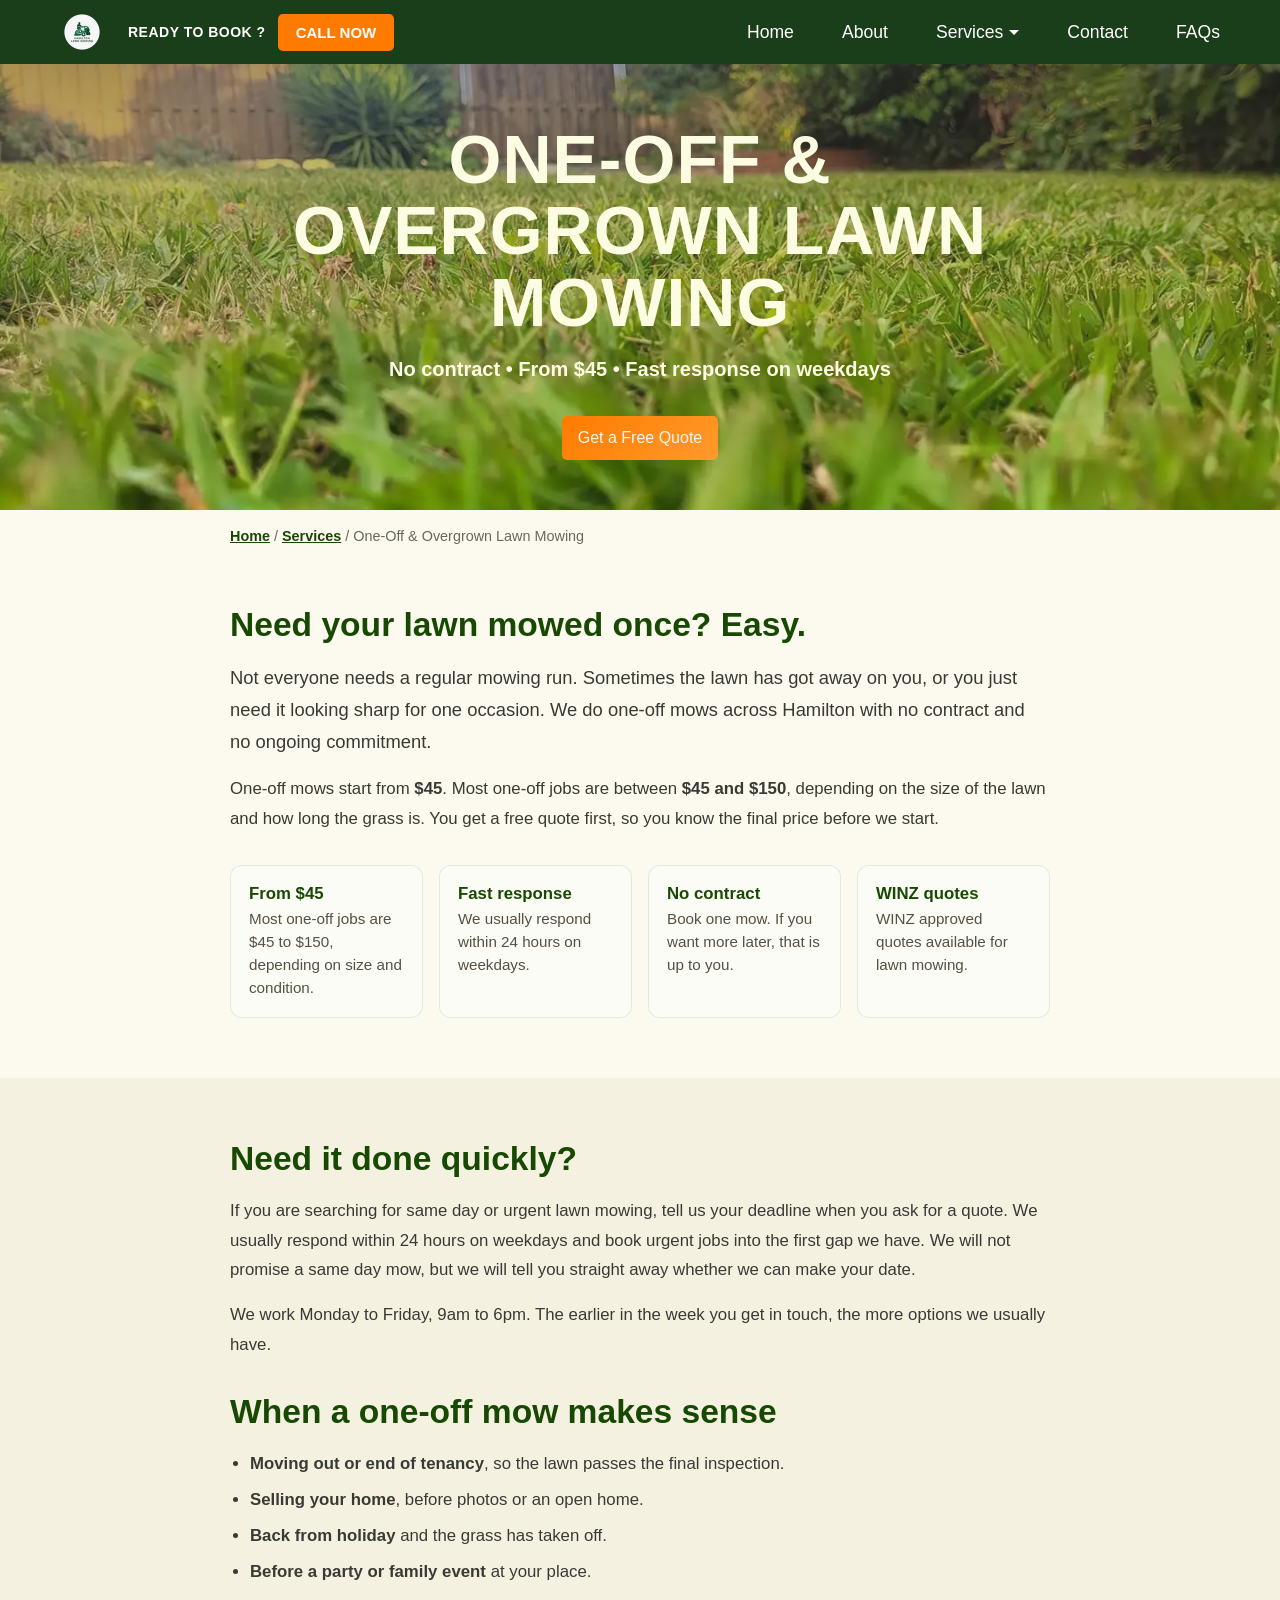
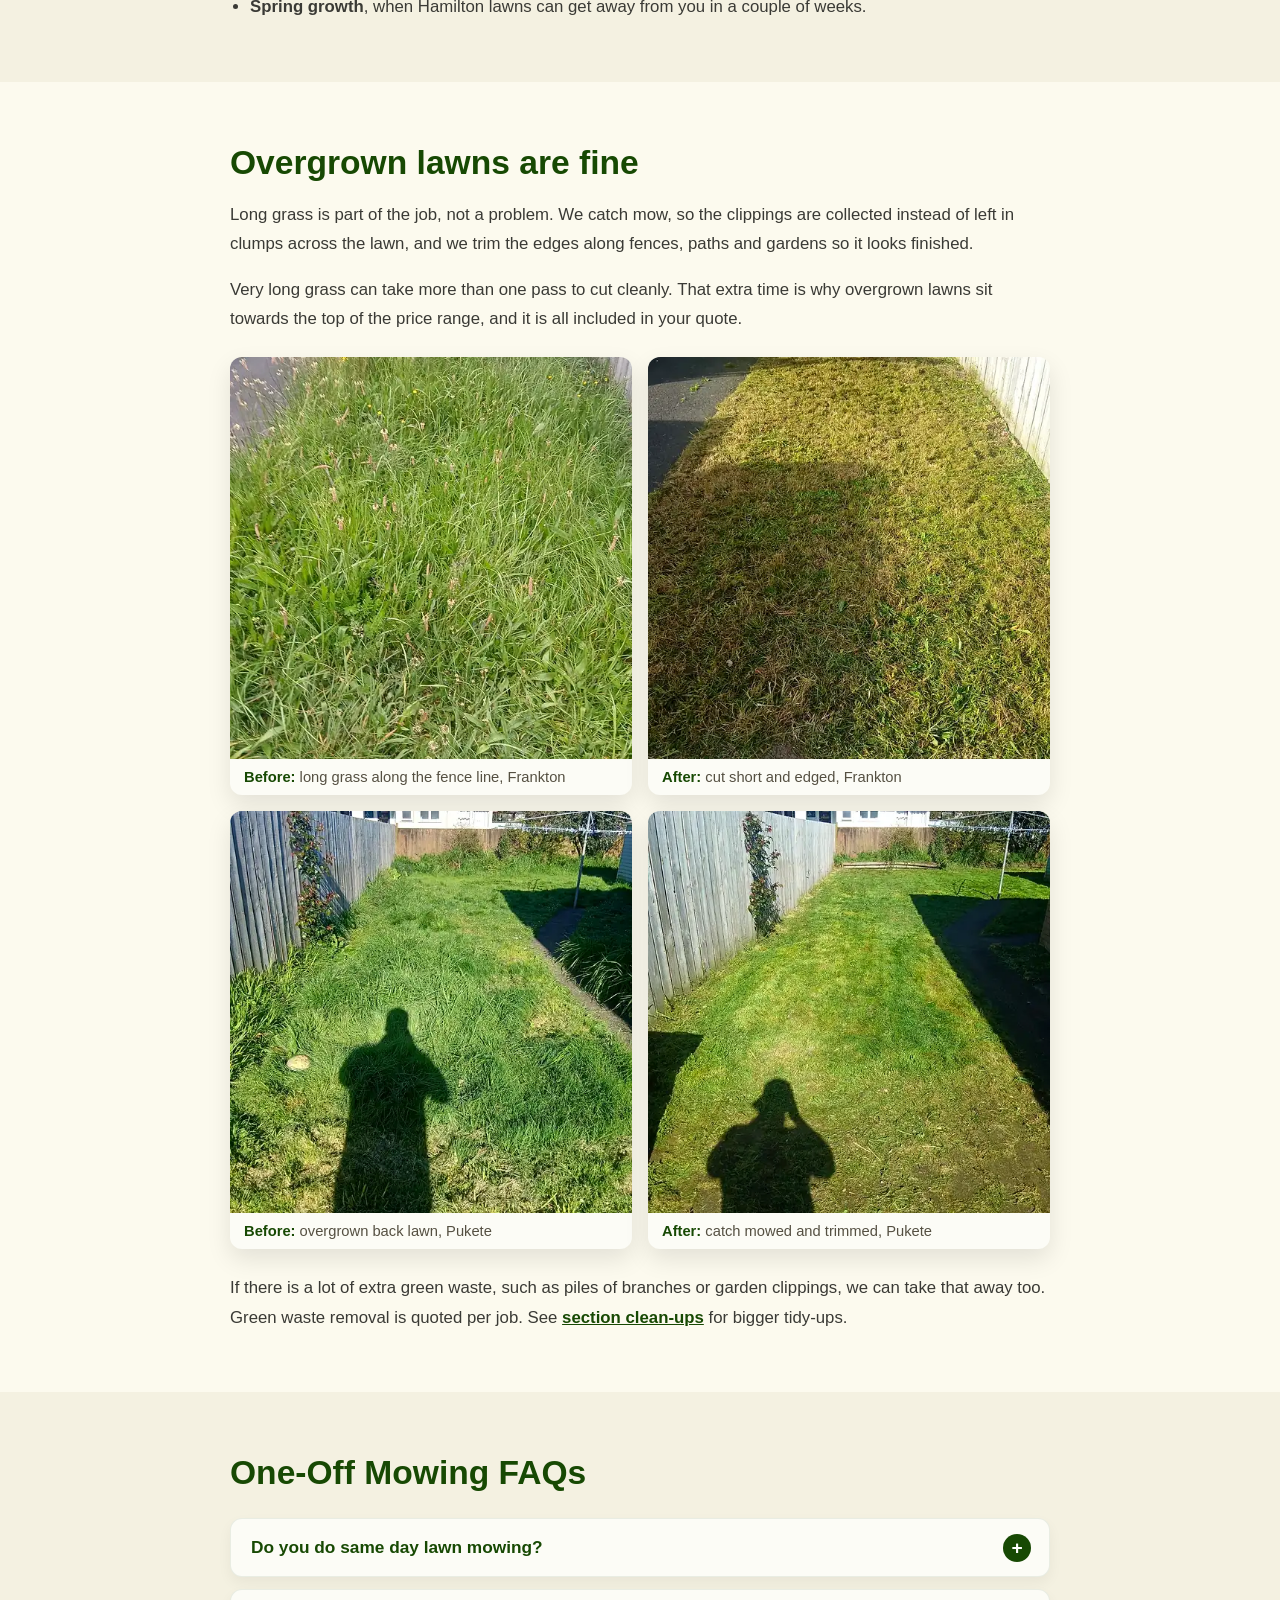
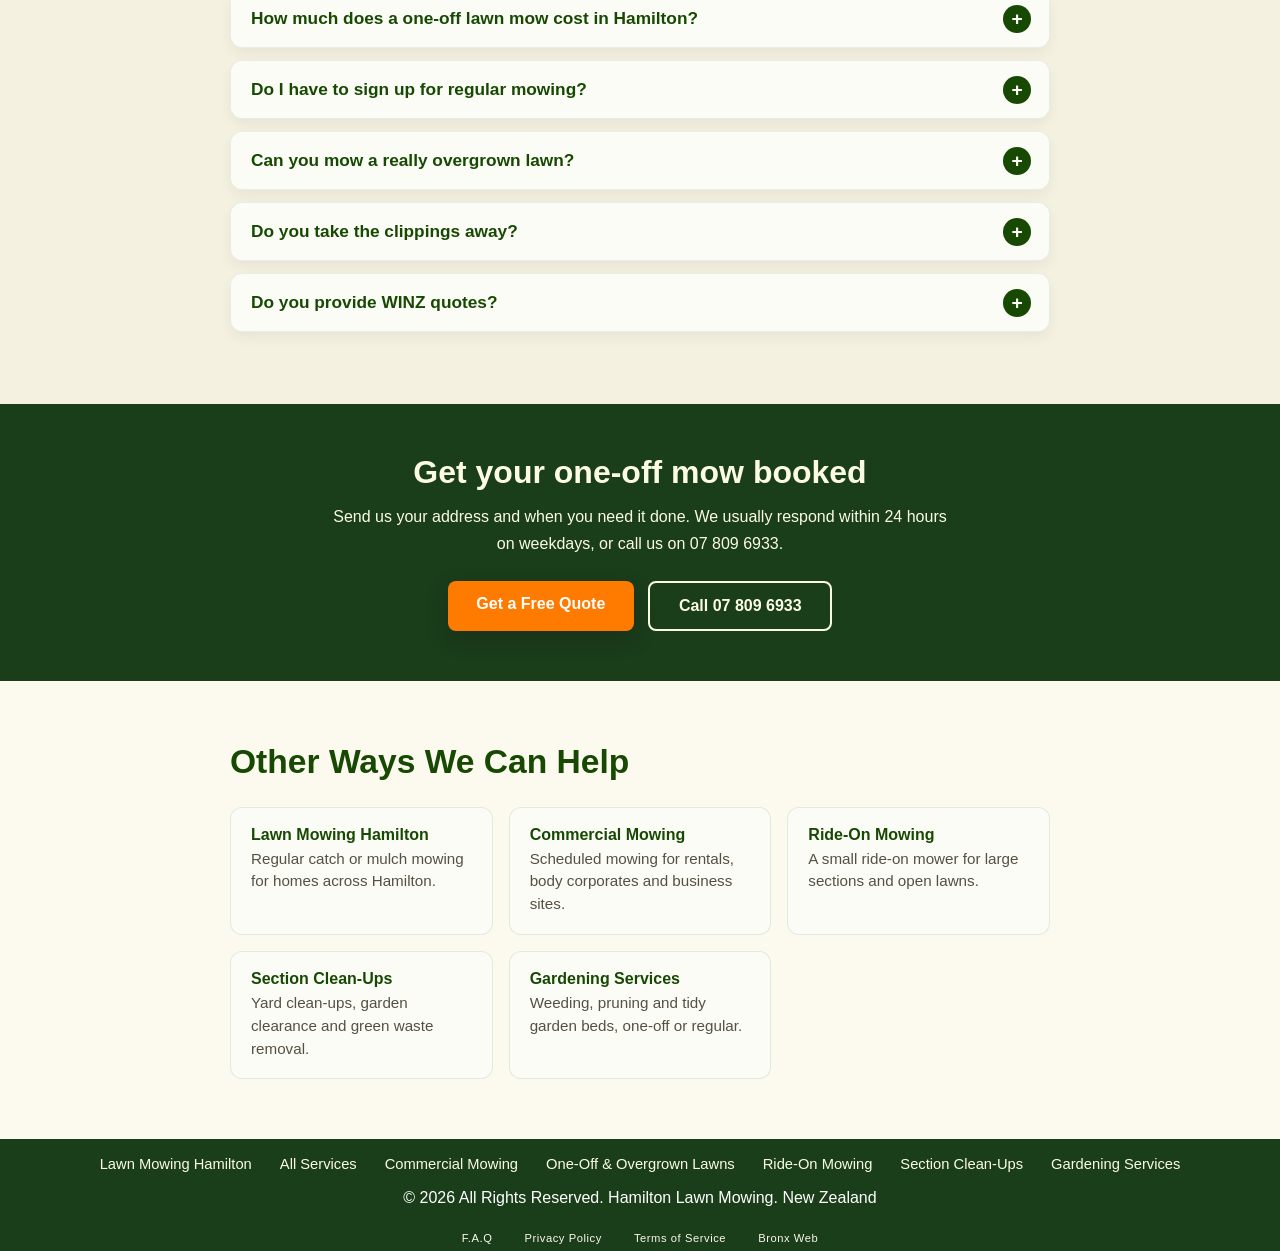
<file: one-off-lawn-mowing.html>
<!DOCTYPE html>
<html lang="en-NZ">

<head>
    <meta charset="UTF-8">
    <meta name="viewport" content="width=device-width, initial-scale=1.0">
    <title>One-Off &amp; Overgrown Lawn Mowing Hamilton | From $45</title>
    <meta name="description" content="One-off and overgrown lawn mowing in Hamilton from $45. No contract, a free quote and a fast response, usually within 24 hours on weekdays.">
    <meta name="robots" content="index, follow">
    <link rel="canonical" href="https://hamiltonlawns.co.nz/one-off-lawn-mowing">

    <meta property="og:type" content="website">
    <meta property="og:site_name" content="Hamilton Lawn Mowing">
    <meta property="og:title" content="One-Off &amp; Overgrown Lawn Mowing Hamilton | From $45">
    <meta property="og:description" content="One-off and overgrown lawn mowing in Hamilton from $45. No contract, a free quote and a fast response, usually within 24 hours on weekdays.">
    <meta property="og:url" content="https://hamiltonlawns.co.nz/one-off-lawn-mowing">
    <meta property="og:image" content="https://hamiltonlawns.co.nz/images/services/one-off-overgrown-pukete-after.webp">

    <link rel="stylesheet" href="styles.css">
    <link rel="apple-touch-icon" sizes="180x180" href="/apple-touch-icon.png">
    <link rel="icon" type="image/png" sizes="32x32" href="/favicon-32x32.png">
    <link rel="icon" type="image/png" sizes="16x16" href="/favicon-16x16.png">
    <link rel="manifest" href="/site.webmanifest">

    <!-- Google tag (gtag.js) -->
    <script async src="https://www.googletagmanager.com/gtag/js?id=G-1YB45ZMDK7"></script>
    <script>
        window.dataLayer = window.dataLayer || [];
        function gtag() { dataLayer.push(arguments); }
        gtag('js', new Date());
        gtag('config', 'G-1YB45ZMDK7');
    </script>

    <script type="application/ld+json">
{
  "@context": "https://schema.org",
  "@graph": [
    {
      "@type": "Service",
      "@id": "https://hamiltonlawns.co.nz/one-off-lawn-mowing#service",
      "name": "One-off and overgrown lawn mowing in Hamilton",
      "serviceType": "One-off lawn mowing",
      "description": "One-off and overgrown lawn mowing in Hamilton from $45. No contract, a free quote and a fast response, usually within 24 hours on weekdays.",
      "url": "https://hamiltonlawns.co.nz/one-off-lawn-mowing",
      "areaServed": {
        "@type": "City",
        "name": "Hamilton",
        "sameAs": "https://en.wikipedia.org/wiki/Hamilton,_New_Zealand"
      },
      "provider": {
        "@type": "LocalBusiness",
        "name": "Hamilton Lawn Mowing",
        "url": "https://hamiltonlawns.co.nz",
        "telephone": "+6478096933",
        "image": "https://hamiltonlawns.co.nz/images/google-profile-search-pic.png",
        "address": {
          "@type": "PostalAddress",
          "streetAddress": "4/94 Norton Road",
          "addressLocality": "Frankton, Hamilton",
          "postalCode": "3204",
          "addressCountry": "NZ"
        },
        "openingHoursSpecification": [
          {
            "@type": "OpeningHoursSpecification",
            "dayOfWeek": [
              "Monday",
              "Tuesday",
              "Wednesday",
              "Thursday",
              "Friday"
            ],
            "opens": "09:00",
            "closes": "18:00"
          }
        ]
      },
      "offers": {
        "@type": "Offer",
        "priceCurrency": "NZD",
        "price": "45",
        "description": "One-off mows from $45. Most one-off jobs are $45 to $150 depending on size and condition. Final price by free quote."
      }
    },
    {
      "@type": "FAQPage",
      "mainEntity": [
        {
          "@type": "Question",
          "name": "Do you do same day lawn mowing?",
          "acceptedAnswer": {
            "@type": "Answer",
            "text": "We do not promise same day mowing. We usually respond within 24 hours on weekdays and book urgent jobs into our first available gap. Tell us your deadline when you ask for a quote and we will let you know straight away if we can make it."
          }
        },
        {
          "@type": "Question",
          "name": "How much does a one-off lawn mow cost in Hamilton?",
          "acceptedAnswer": {
            "@type": "Answer",
            "text": "One-off mows start from $45. Most one-off jobs are $45 to $150, depending on the size of the lawn and its condition. You get a free quote with the final price before any work starts."
          }
        },
        {
          "@type": "Question",
          "name": "Do I have to sign up for regular mowing?",
          "acceptedAnswer": {
            "@type": "Answer",
            "text": "No. A one-off mow is just that. If you like the result and want regular visits later, we can set that up, but there is no obligation."
          }
        },
        {
          "@type": "Question",
          "name": "Can you mow a really overgrown lawn?",
          "acceptedAnswer": {
            "@type": "Answer",
            "text": "Yes. Long and overgrown grass is a normal job for us. It can take longer to cut cleanly, which is reflected in the quote."
          }
        },
        {
          "@type": "Question",
          "name": "Do you take the clippings away?",
          "acceptedAnswer": {
            "@type": "Answer",
            "text": "Yes. We catch mow, so clippings are collected. Extra green waste such as branches or garden waste is quoted per job."
          }
        },
        {
          "@type": "Question",
          "name": "Do you provide WINZ quotes?",
          "acceptedAnswer": {
            "@type": "Answer",
            "text": "Yes. We provide WINZ approved quotes for lawn mowing. Ask for a WINZ quote when you get in touch."
          }
        }
      ]
    },
    {
      "@type": "BreadcrumbList",
      "itemListElement": [
        {
          "@type": "ListItem",
          "position": 1,
          "name": "Home",
          "item": "https://hamiltonlawns.co.nz/"
        },
        {
          "@type": "ListItem",
          "position": 2,
          "name": "Services",
          "item": "https://hamiltonlawns.co.nz/services"
        },
        {
          "@type": "ListItem",
          "position": 3,
          "name": "One-Off & Overgrown Lawn Mowing",
          "item": "https://hamiltonlawns.co.nz/one-off-lawn-mowing"
        }
      ]
    }
  ]
}
    </script>
</head>

<body>
    <!-- ========== HEADER & NAVIGATION ========== -->
    <header>
        <nav class="nav-container">
            <div class="nav-logo">
                <a href="index.html">
                    <img src="images/logo-88.webp" alt="Hamilton Lawn Mowing Logo" width="44" height="44">
                </a>
            </div>

            <div class="nav-call">
                <span class="nav-call-text">READY TO BOOK ?</span>
                <a href="tel:+6478096933" class="call-now-btn">CALL NOW</a>
            </div>

            <ul class="nav-links">
                <li><a href="index.html">Home</a></li>
                <li><a href="about.html">About</a></li>
                <li class="has-dropdown"><a href="services.html">Services</a>
                    <ul class="nav-dropdown">
                        <li><a href="services.html">All Services</a></li>
                        <li><a href="commercial-lawn-mowing.html">Commercial Mowing</a></li>
                        <li><a href="one-off-lawn-mowing.html">One-Off &amp; Overgrown Lawns</a></li>
                        <li><a href="ride-on-mowing.html">Ride-On Mowing</a></li>
                        <li><a href="section-clean-ups.html">Section Clean-Ups</a></li>
                        <li><a href="gardening-services.html">Gardening Services</a></li>
                    </ul>
                </li>
                <li><a href="contact.html">Contact</a></li>
                <li><a href="faqs.html">FAQs</a></li>
            </ul>

            <button class="hamburger" aria-label="Toggle menu">
                <span></span>
                <span></span>
                <span></span>
            </button>
        </nav>

        <div class="mobile-menu">
            <ul class="mobile-nav-links">
                <li><a href="index.html">Home</a></li>
                <li><a href="about.html">About</a></li>
                <li><a href="services.html">Services</a></li>
                <li class="mobile-sub"><a href="commercial-lawn-mowing.html">Commercial Mowing</a></li>
                <li class="mobile-sub"><a href="one-off-lawn-mowing.html">One-Off &amp; Overgrown Lawns</a></li>
                <li class="mobile-sub"><a href="ride-on-mowing.html">Ride-On Mowing</a></li>
                <li class="mobile-sub"><a href="section-clean-ups.html">Section Clean-Ups</a></li>
                <li class="mobile-sub"><a href="gardening-services.html">Gardening Services</a></li>
                <li><a href="contact.html">Contact</a></li>
                <li><a href="faqs.html">F.A.Q</a></li>
            </ul>
        </div>
    </header>

    <main>
        <!-- ========== HERO ========== -->
        <section class="hero">
            <div class="hero-overlay">
                <div class="hero-content-box">
                    <h1>One-Off &amp; Overgrown Lawn Mowing</h1>
                    <p>No contract &bull; From $45 &bull; Fast response on weekdays</p>
                    <a href="contact.html" class="cta-button">Get a Free Quote</a>
                </div>
            </div>
        </section>

        <div class="page-wrap">
            <nav class="breadcrumb" aria-label="Breadcrumb">
                <a href="index.html">Home</a> / <a href="services.html">Services</a> / One-Off &amp; Overgrown Lawn Mowing
            </nav>
        </div>

        <section class="page-section">
            <div class="page-wrap">
                <h2>Need your lawn mowed once? Easy.</h2>
                <p class="lead">Not everyone needs a regular mowing run. Sometimes the lawn has got away on you, or you just need it looking sharp for one occasion. We do one-off mows across Hamilton with no contract and no ongoing commitment.</p>
                <p>One-off mows start from <strong>$45</strong>. Most one-off jobs are between <strong>$45 and $150</strong>, depending on the size of the lawn and how long the grass is. You get a free quote first, so you know the final price before we start.</p>
                <div class="fact-grid">
                    <div class="fact"><strong>From $45</strong><span>Most one-off jobs are $45 to $150, depending on size and condition.</span></div>
                    <div class="fact"><strong>Fast response</strong><span>We usually respond within 24 hours on weekdays.</span></div>
                    <div class="fact"><strong>No contract</strong><span>Book one mow. If you want more later, that is up to you.</span></div>
                    <div class="fact"><strong>WINZ quotes</strong><span>WINZ approved quotes available for lawn mowing.</span></div>
                </div>
            </div>
        </section>

        <section class="page-section page-section--alt">
            <div class="page-wrap">
                <h2>Need it done quickly?</h2>
                <p>If you are searching for same day or urgent lawn mowing, tell us your deadline when you ask for a quote. We usually respond within 24 hours on weekdays and book urgent jobs into the first gap we have. We will not promise a same day mow, but we will tell you straight away whether we can make your date.</p>
                <p>We work Monday to Friday, 9am to 6pm. The earlier in the week you get in touch, the more options we usually have.</p>

                <h2 style="margin-top:2rem">When a one-off mow makes sense</h2>
                <ul>
                    <li><strong>Moving out or end of tenancy</strong>, so the lawn passes the final inspection.</li>
                    <li><strong>Selling your home</strong>, before photos or an open home.</li>
                    <li><strong>Back from holiday</strong> and the grass has taken off.</li>
                    <li><strong>Before a party or family event</strong> at your place.</li>
                    <li><strong>Spring growth</strong>, when Hamilton lawns can get away from you in a couple of weeks.</li>
                </ul>
            </div>
        </section>

        <section class="page-section">
            <div class="page-wrap">
                <h2>Overgrown lawns are fine</h2>
                <p>Long grass is part of the job, not a problem. We catch mow, so the clippings are collected instead of left in clumps across the lawn, and we trim the edges along fences, paths and gardens so it looks finished.</p>
                <p>Very long grass can take more than one pass to cut cleanly. That extra time is why overgrown lawns sit towards the top of the price range, and it is all included in your quote.</p>
                <div class="ba-grid">
                    <figure>
                        <img src="images/services/one-off-overgrown-frankton-before.webp" alt="Overgrown lawn strip with long grass beside a fence in Frankton, Hamilton" width="540" height="540" loading="lazy" decoding="async">
                        <figcaption><b>Before:</b> long grass along the fence line, Frankton</figcaption>
                    </figure>
                    <figure>
                        <img src="images/services/one-off-overgrown-frankton-after.webp" alt="The same lawn strip in Frankton after a one-off catch mow" width="540" height="540" loading="lazy" decoding="async">
                        <figcaption><b>After:</b> cut short and edged, Frankton</figcaption>
                    </figure>
                    <figure>
                        <img src="images/services/one-off-overgrown-pukete-before.webp" alt="Overgrown back lawn in Pukete, Hamilton, before mowing" width="540" height="540" loading="lazy" decoding="async">
                        <figcaption><b>Before:</b> overgrown back lawn, Pukete</figcaption>
                    </figure>
                    <figure>
                        <img src="images/services/one-off-overgrown-pukete-after.webp" alt="The same back lawn in Pukete after catch mowing and trimming" width="540" height="540" loading="lazy" decoding="async">
                        <figcaption><b>After:</b> catch mowed and trimmed, Pukete</figcaption>
                    </figure>
                </div>
                <p style="margin-top:1.5rem">If there is a lot of extra green waste, such as piles of branches or garden clippings, we can take that away too. Green waste removal is quoted per job. See <a href="section-clean-ups.html">section clean-ups</a> for bigger tidy-ups.</p>
            </div>
        </section>

        <!-- ========== FAQ ========== -->
        <section class="page-section page-section--alt">
            <div class="page-wrap">
                <h2>One-Off Mowing FAQs</h2>
                <div class="faq-list">
                    <details>
                        <summary>Do you do same day lawn mowing?</summary>
                        <p>We do not promise same day mowing. We usually respond within 24 hours on weekdays and book urgent jobs into our first available gap. Tell us your deadline when you ask for a quote and we will let you know straight away if we can make it.</p>
                    </details>
                    <details>
                        <summary>How much does a one-off lawn mow cost in Hamilton?</summary>
                        <p>One-off mows start from $45. Most one-off jobs are $45 to $150, depending on the size of the lawn and its condition. You get a free quote with the final price before any work starts.</p>
                    </details>
                    <details>
                        <summary>Do I have to sign up for regular mowing?</summary>
                        <p>No. A one-off mow is just that. If you like the result and want regular visits later, we can set that up, but there is no obligation.</p>
                    </details>
                    <details>
                        <summary>Can you mow a really overgrown lawn?</summary>
                        <p>Yes. Long and overgrown grass is a normal job for us. It can take longer to cut cleanly, which is reflected in the quote.</p>
                    </details>
                    <details>
                        <summary>Do you take the clippings away?</summary>
                        <p>Yes. We catch mow, so clippings are collected. Extra green waste such as branches or garden waste is quoted per job.</p>
                    </details>
                    <details>
                        <summary>Do you provide WINZ quotes?</summary>
                        <p>Yes. We provide WINZ approved quotes for lawn mowing. Ask for a WINZ quote when you get in touch.</p>
                    </details>
                </div>
            </div>
        </section>

        <!-- ========== CALL TO ACTION ========== -->
        <section class="cta-band">
            <h2>Get your one-off mow booked</h2>
            <p>Send us your address and when you need it done. We usually respond within 24 hours on weekdays, or call us on 07 809 6933.</p>
            <div class="cta-actions">
                <a href="contact.html" class="service-btn">Get a Free Quote</a>
                <a href="tel:+6478096933" class="cta-call">Call 07 809 6933</a>
            </div>
        </section>

        <!-- ========== RELATED SERVICES ========== -->
        <section class="page-section">
            <div class="page-wrap">
                <h2>Other Ways We Can Help</h2>
                <div class="related-grid">
                    <a href="index.html"><strong>Lawn Mowing Hamilton</strong><span>Regular catch or mulch mowing for homes across Hamilton.</span></a>
                    <a href="commercial-lawn-mowing.html"><strong>Commercial Mowing</strong><span>Scheduled mowing for rentals, body corporates and business sites.</span></a>
                    <a href="ride-on-mowing.html"><strong>Ride-On Mowing</strong><span>A small ride-on mower for large sections and open lawns.</span></a>
                    <a href="section-clean-ups.html"><strong>Section Clean-Ups</strong><span>Yard clean-ups, garden clearance and green waste removal.</span></a>
                    <a href="gardening-services.html"><strong>Gardening Services</strong><span>Weeding, pruning and tidy garden beds, one-off or regular.</span></a>
                </div>
            </div>
        </section>
    </main>

    <!-- ========== FOOTER ========== -->
    <footer>
        <div class="container">
            <ul class="footer-services">
                <li><a href="index.html">Lawn Mowing Hamilton</a></li>
                <li><a href="services.html">All Services</a></li>
                <li><a href="commercial-lawn-mowing.html">Commercial Mowing</a></li>
                <li><a href="one-off-lawn-mowing.html">One-Off &amp; Overgrown Lawns</a></li>
                <li><a href="ride-on-mowing.html">Ride-On Mowing</a></li>
                <li><a href="section-clean-ups.html">Section Clean-Ups</a></li>
                <li><a href="gardening-services.html">Gardening Services</a></li>
            </ul>
            <p>&copy; 2026 All Rights Reserved. Hamilton Lawn Mowing. New Zealand</p>
        </div>
    </footer>

    <div class="legal-menu">
        <div class="container">
            <ul>
                <li><a href="faqs.html">F.A.Q</a></li>
                <li><a href="privacy-policy.html">Privacy Policy</a></li>
                <li><a href="terms-of-services.html">Terms of Service</a></li>
                <li><a href="https://bronxweb.nz" target="_blank" rel="noopener">Bronx Web</a></li>
            </ul>
        </div>
    </div>

    <!-- ========== HAMBURGER MENU SCRIPT ========== -->
    <script>
        (function () {
            var hamburger = document.querySelector(".hamburger");
            var mobileMenu = document.querySelector(".mobile-menu");
            function close() {
                hamburger.classList.remove("active");
                mobileMenu.classList.remove("active");
                document.body.classList.remove("menu-open");
            }
            hamburger.addEventListener("click", function () {
                hamburger.classList.toggle("active");
                mobileMenu.classList.toggle("active");
                document.body.classList.toggle("menu-open");
            });
            mobileMenu.addEventListener("click", function (e) { if (e.target === mobileMenu) close(); });
            mobileMenu.querySelectorAll("a").forEach(function (a) { a.addEventListener("click", close); });
        })();
    </script>
</body>

</html>
</file>
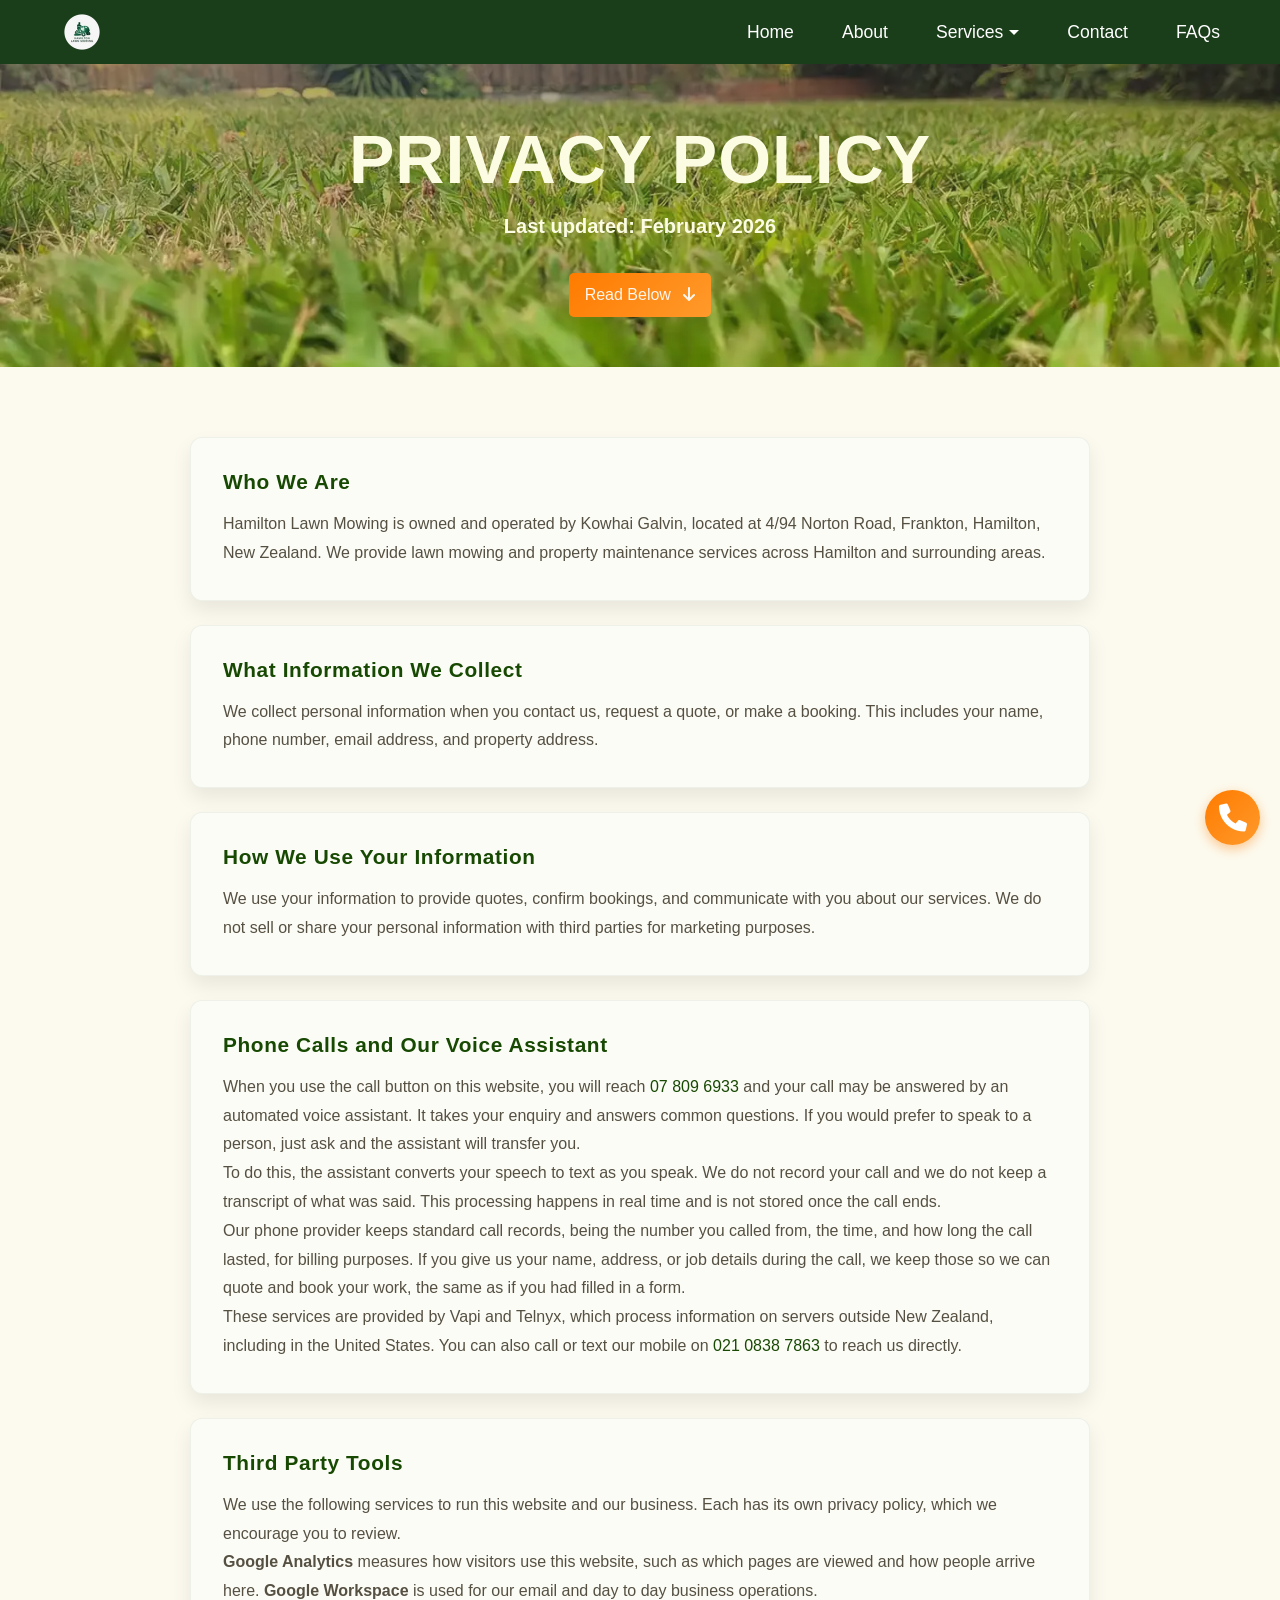
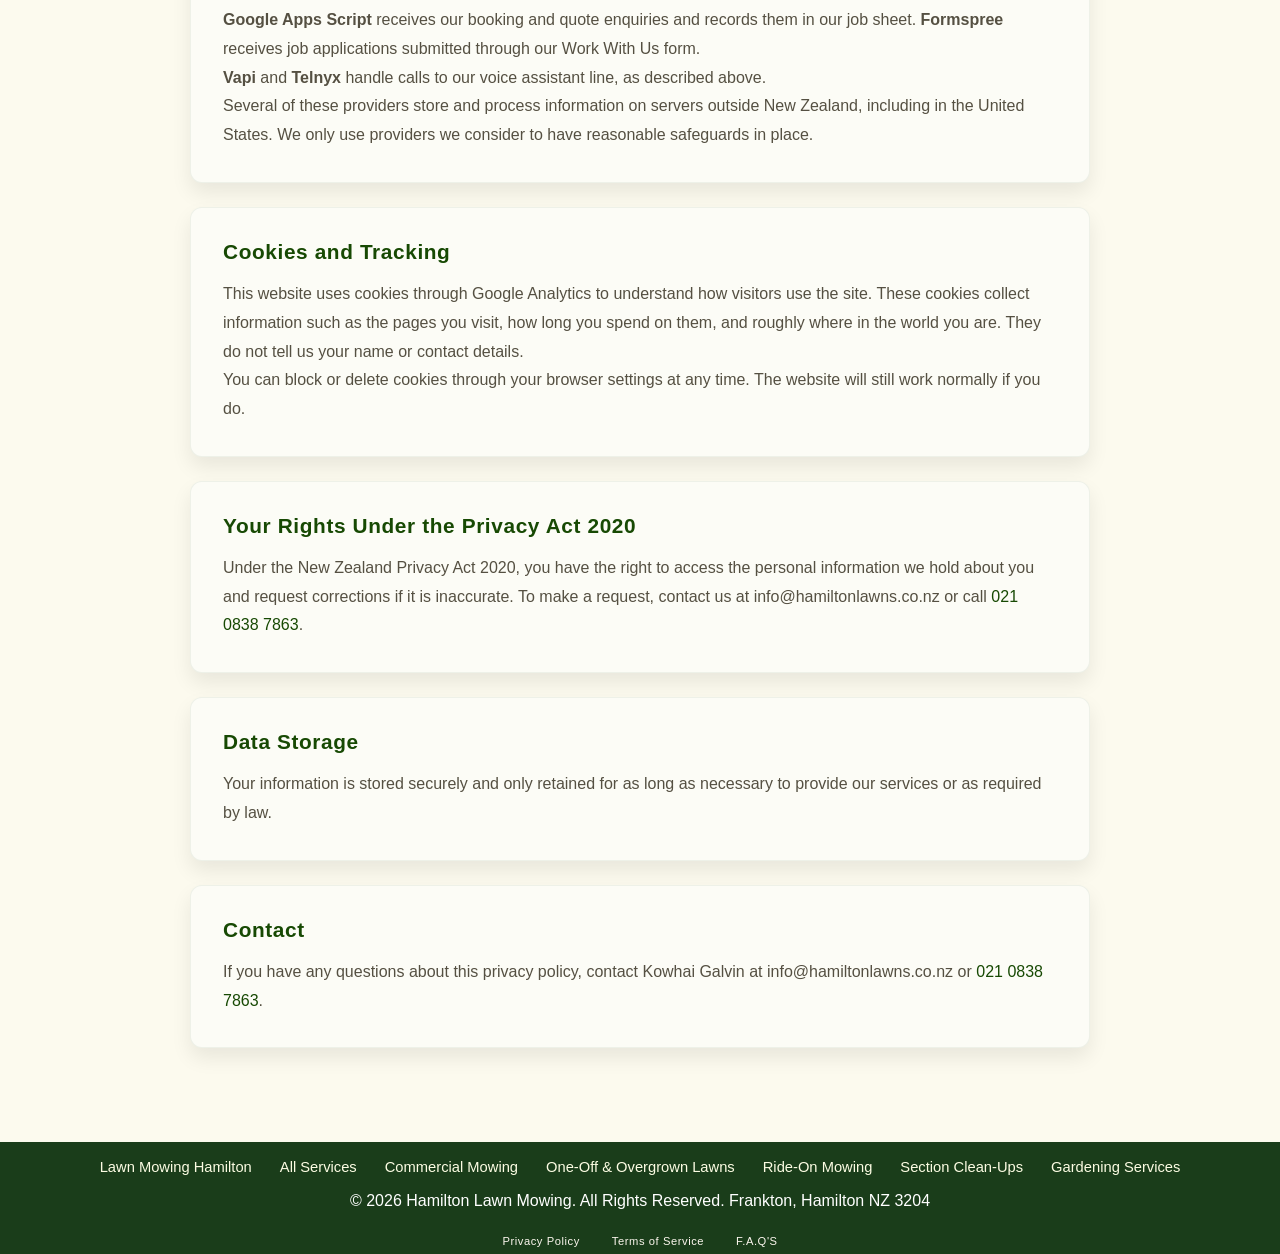
<file: privacy-policy.html>
<!DOCTYPE html>
<html lang="en">

<head>
    <!-- Google tag (gtag.js) -->
    <script async src="https://www.googletagmanager.com/gtag/js?id=G-1YB45ZMDK7"></script>
    <script>
        window.dataLayer = window.dataLayer || [];
        function gtag() { dataLayer.push(arguments); }
        gtag('js', new Date());

        gtag('config', 'G-1YB45ZMDK7');
    </script>

    <meta charset="UTF-8">
    <meta name="robots" content="index, follow">
    <meta name="viewport" content="width=device-width, initial-scale=1.0">
    <title>Privacy Policy | Hamilton Lawn Mowing</title>
    <meta name="description" content="Privacy policy for Hamilton Lawn Mowing. Learn how we handle your personal information and data.">
    <link rel="stylesheet" href="styles.css">
    <link rel="stylesheet" href="https://cdnjs.cloudflare.com/ajax/libs/font-awesome/6.0.0/css/all.min.css">
    <link rel="apple-touch-icon" sizes="180x180" href="/apple-touch-icon.png">
    <link rel="icon" type="image/png" sizes="32x32" href="/favicon-32x32.png">
    <link rel="icon" type="image/png" sizes="16x16" href="/favicon-16x16.png">
    <link rel="manifest" href="/site.webmanifest">

<body>
    <!-- ========== HEADER & NAVIGATION ========== -->
    <header>
        <nav class="nav-container">
            <div class="nav-logo">
                <a href="index.html">
                    <img src="images/logo-88.webp" alt="Hamilton Lawn Mowing Logo" width="44" height="44">
                </a>
            </div>

            <!-- Desktop Navigation -->
            <ul class="nav-links">
                <li><a href="index.html">Home</a></li>
                <li><a href="about.html">About</a></li>
                <li class="has-dropdown"><a href="services.html">Services</a>
                    <ul class="nav-dropdown">
                        <li><a href="services.html">All Services</a></li>
                        <li><a href="commercial-lawn-mowing.html">Commercial Mowing</a></li>
                        <li><a href="one-off-lawn-mowing.html">One-Off &amp; Overgrown Lawns</a></li>
                        <li><a href="ride-on-mowing.html">Ride-On Mowing</a></li>
                        <li><a href="section-clean-ups.html">Section Clean-Ups</a></li>
                        <li><a href="gardening-services.html">Gardening Services</a></li>
                    </ul>
                </li>
                <li><a href="contact.html">Contact</a></li>
                <li><a href="faqs.html">FAQs</a></li>
            </ul>

            <!-- Mobile Hamburger -->
            <button class="hamburger" aria-label="Toggle menu">
                <span></span>
                <span></span>
                <span></span>
            </button>
        </nav>

        <!-- Mobile Menu Overlay -->
        <div class="mobile-menu">
            <ul class="mobile-nav-links">
                <li><a href="index.html">Home</a></li>
                <li><a href="about.html">About</a></li>
                <li><a href="services.html">Services</a></li>
                <li class="mobile-sub"><a href="commercial-lawn-mowing.html">Commercial Mowing</a></li>
                <li class="mobile-sub"><a href="one-off-lawn-mowing.html">One-Off &amp; Overgrown Lawns</a></li>
                <li class="mobile-sub"><a href="ride-on-mowing.html">Ride-On Mowing</a></li>
                <li class="mobile-sub"><a href="section-clean-ups.html">Section Clean-Ups</a></li>
                <li class="mobile-sub"><a href="gardening-services.html">Gardening Services</a></li>
                <li><a href="contact.html">Contact</a></li>
                <li><a href="faqs.html">F.A.Q</a></li>
            </ul>
        </div>
    </header>

    <!-- ========== HERO BANNER ========== -->
    <section class="hero">
        <div class="hero-overlay">
            <div class="hero-content-box">
                <h1>Privacy Policy</h1>
                <p>Last updated: February 2026</p>
                <a href="#content" class="cta-button">Read Below <i class="fas fa-arrow-down"></i></a>
            </div>
        </div>
    </section>

    <!-- ========== PRIVACY CONTENT SECTION ========== -->
    <section class="terms-section" id="content">
        <div class="container">
            <div class="terms-content">
                
                <div class="terms-item">
                    <h2 class="terms-title">Who We Are</h2>
                    <p>Hamilton Lawn Mowing is owned and operated by Kowhai Galvin, located at 4/94 Norton Road, Frankton, Hamilton, New Zealand. We provide lawn mowing and property maintenance services across Hamilton and surrounding areas.</p>
                </div>

                <div class="terms-item">
                    <h2 class="terms-title">What Information We Collect</h2>
                    <p>We collect personal information when you contact us, request a quote, or make a booking. This includes your name, phone number, email address, and property address.</p>
                </div>

                <div class="terms-item">
                    <h2 class="terms-title">How We Use Your Information</h2>
                    <p>We use your information to provide quotes, confirm bookings, and communicate with you about our services. We do not sell or share your personal information with third parties for marketing purposes.</p>
                </div>

                <div class="terms-item">
                    <h2 class="terms-title">Phone Calls and Our Voice Assistant</h2>
                    <p>When you use the call button on this website, you will reach <a href="tel:+6478096933" class="contact-link">07 809 6933</a> and your call may be answered by an automated voice assistant. It takes your enquiry and answers common questions. If you would prefer to speak to a person, just ask and the assistant will transfer you.</p>
                    <p>To do this, the assistant converts your speech to text as you speak. We do not record your call and we do not keep a transcript of what was said. This processing happens in real time and is not stored once the call ends.</p>
                    <p>Our phone provider keeps standard call records, being the number you called from, the time, and how long the call lasted, for billing purposes. If you give us your name, address, or job details during the call, we keep those so we can quote and book your work, the same as if you had filled in a form.</p>
                    <p>These services are provided by Vapi and Telnyx, which process information on servers outside New Zealand, including in the United States. You can also call or text our mobile on <a href="tel:+642108387863" class="contact-link">021 0838 7863</a> to reach us directly.</p>
                </div>

                <div class="terms-item">
                    <h2 class="terms-title">Third Party Tools</h2>
                    <p>We use the following services to run this website and our business. Each has its own privacy policy, which we encourage you to review.</p>
                    <p><strong>Google Analytics</strong> measures how visitors use this website, such as which pages are viewed and how people arrive here. <strong>Google Workspace</strong> is used for our email and day to day business operations.</p>
                    <p><strong>Google Apps Script</strong> receives our booking and quote enquiries and records them in our job sheet. <strong>Formspree</strong> receives job applications submitted through our Work With Us form.</p>
                    <p><strong>Vapi</strong> and <strong>Telnyx</strong> handle calls to our voice assistant line, as described above.</p>
                    <p>Several of these providers store and process information on servers outside New Zealand, including in the United States. We only use providers we consider to have reasonable safeguards in place.</p>
                </div>

                <div class="terms-item">
                    <h2 class="terms-title">Cookies and Tracking</h2>
                    <p>This website uses cookies through Google Analytics to understand how visitors use the site. These cookies collect information such as the pages you visit, how long you spend on them, and roughly where in the world you are. They do not tell us your name or contact details.</p>
                    <p>You can block or delete cookies through your browser settings at any time. The website will still work normally if you do.</p>
                </div>

                <div class="terms-item">
                    <h2 class="terms-title">Your Rights Under the Privacy Act 2020</h2>
                    <p>Under the New Zealand Privacy Act 2020, you have the right to access the personal information we hold about you and request corrections if it is inaccurate. To make a request, contact us at info@hamiltonlawns.co.nz or call <a href="tel:+642108387863" class="contact-link">021 0838 7863</a>.</p>
                </div>

                <div class="terms-item">
                    <h2 class="terms-title">Data Storage</h2>
                    <p>Your information is stored securely and only retained for as long as necessary to provide our services or as required by law.</p>
                </div>

                <div class="terms-item">
                    <h2 class="terms-title">Contact</h2>
                    <p>If you have any questions about this privacy policy, contact Kowhai Galvin at info@hamiltonlawns.co.nz or <a href="tel:+642108387863" class="contact-link">021 0838 7863</a>.</p>
                </div>

            </div>
        </div>
    </section>

    <!-- ========== FOOTER ========== -->
    <footer>
        <div class="container">
            <ul class="footer-services">
                <li><a href="index.html">Lawn Mowing Hamilton</a></li>
                <li><a href="services.html">All Services</a></li>
                <li><a href="commercial-lawn-mowing.html">Commercial Mowing</a></li>
                <li><a href="one-off-lawn-mowing.html">One-Off &amp; Overgrown Lawns</a></li>
                <li><a href="ride-on-mowing.html">Ride-On Mowing</a></li>
                <li><a href="section-clean-ups.html">Section Clean-Ups</a></li>
                <li><a href="gardening-services.html">Gardening Services</a></li>
            </ul>
            <p>&copy; 2026 Hamilton Lawn Mowing. All Rights Reserved. Frankton, Hamilton NZ 3204</p>
        </div>
    </footer>

    <div class="legal-menu">
        <div class="container">
            <ul>
                <li><a href="privacy-policy.html">Privacy Policy</a></li>
                <li><a href="terms-of-services.html">Terms of Service</a></li>
                <li><a href="faqs.html">F.A.Q'S</a></li>
            </ul>
        </div>
    </div>

    <!-- ========== FLOATING CONTACT BUTTON ========== -->
    <a href="tel:+6478096933" class="floating-button" aria-label="Call Hamilton Lawn Mowing">
        <i class="fas fa-phone"></i>
    </a>

    <!-- ========== HAMBURGER MENU SCRIPT ========== -->
    <script>
        document.addEventListener("DOMContentLoaded", function () {
            const hamburger = document.querySelector(".hamburger");
            const mobileMenu = document.querySelector(".mobile-menu");
            const body = document.body;

            hamburger.addEventListener("click", function () {
                hamburger.classList.toggle("active");
                mobileMenu.classList.toggle("active");
                body.classList.toggle("menu-open");
            });

            // Close menu when clicking outside
            mobileMenu.addEventListener("click", function (e) {
                if (e.target === mobileMenu) {
                    hamburger.classList.remove("active");
                    mobileMenu.classList.remove("active");
                    body.classList.remove("menu-open");
                }
            });

            // Close menu when clicking a link
            const mobileLinks = document.querySelectorAll(".mobile-nav-links a");
            mobileLinks.forEach(link => {
                link.addEventListener("click", function () {
                    hamburger.classList.remove("active");
                    mobileMenu.classList.remove("active");
                    body.classList.remove("menu-open");
                });
            });
        });
    </script>

    <!-- ========== CARD REVEAL ON SCROLL ========== -->
    <script>
        // Reveal cards as they enter the viewport. Without JS (or if
        // IntersectionObserver is missing) the fallback below shows every
        // card immediately, so content is never hidden.
        (function () {
            var cards = document.querySelectorAll('.card, .service-card, .why-card, .faq-item');
            if (!cards.length) return;

            if (!('IntersectionObserver' in window)) {
                cards.forEach(function (c) { c.classList.add('is-visible'); });
                return;
            }

            var observer = new IntersectionObserver(function (entries) {
                entries.forEach(function (entry) {
                    if (entry.isIntersecting) {
                        entry.target.classList.add('is-visible');
                        observer.unobserve(entry.target);
                    }
                });
            }, { threshold: 0.15, rootMargin: '0px 0px -40px 0px' });

            cards.forEach(function (c) { observer.observe(c); });
        })();
    </script>

</body>

</html>
</file>
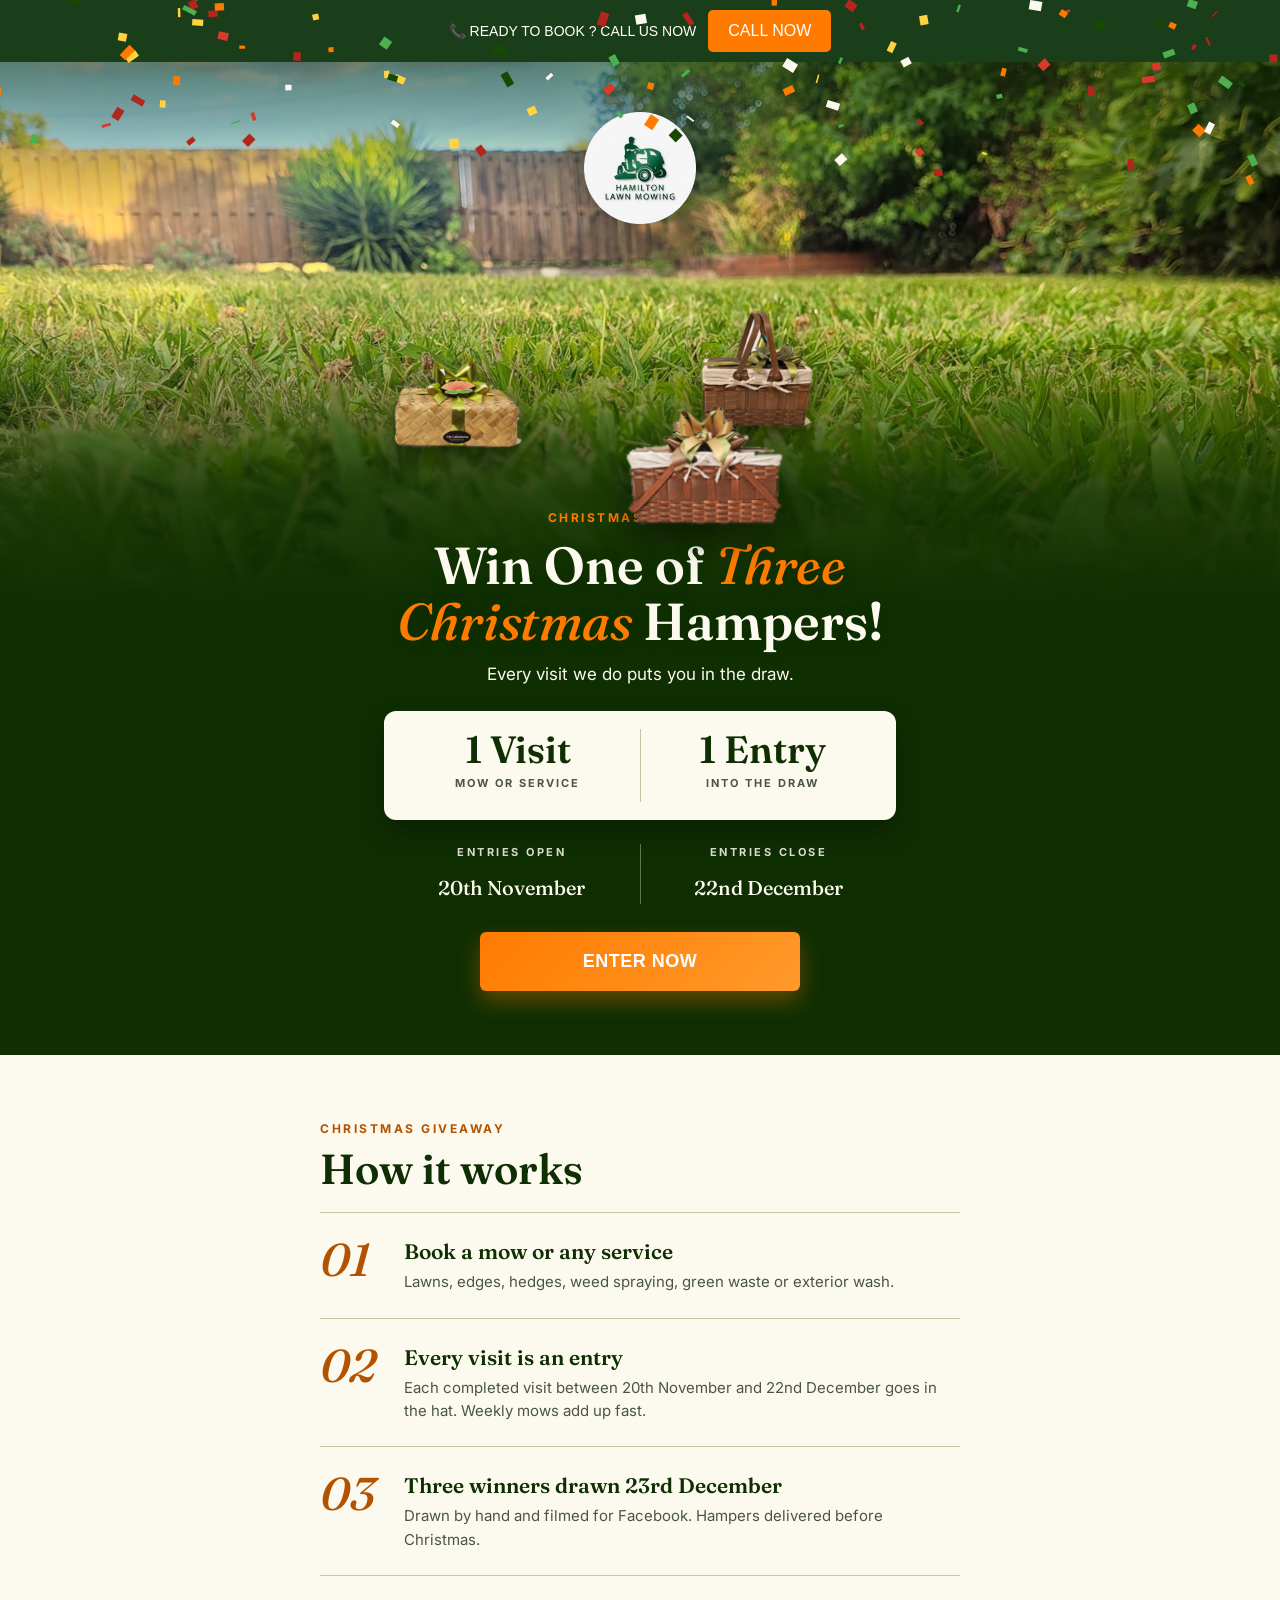
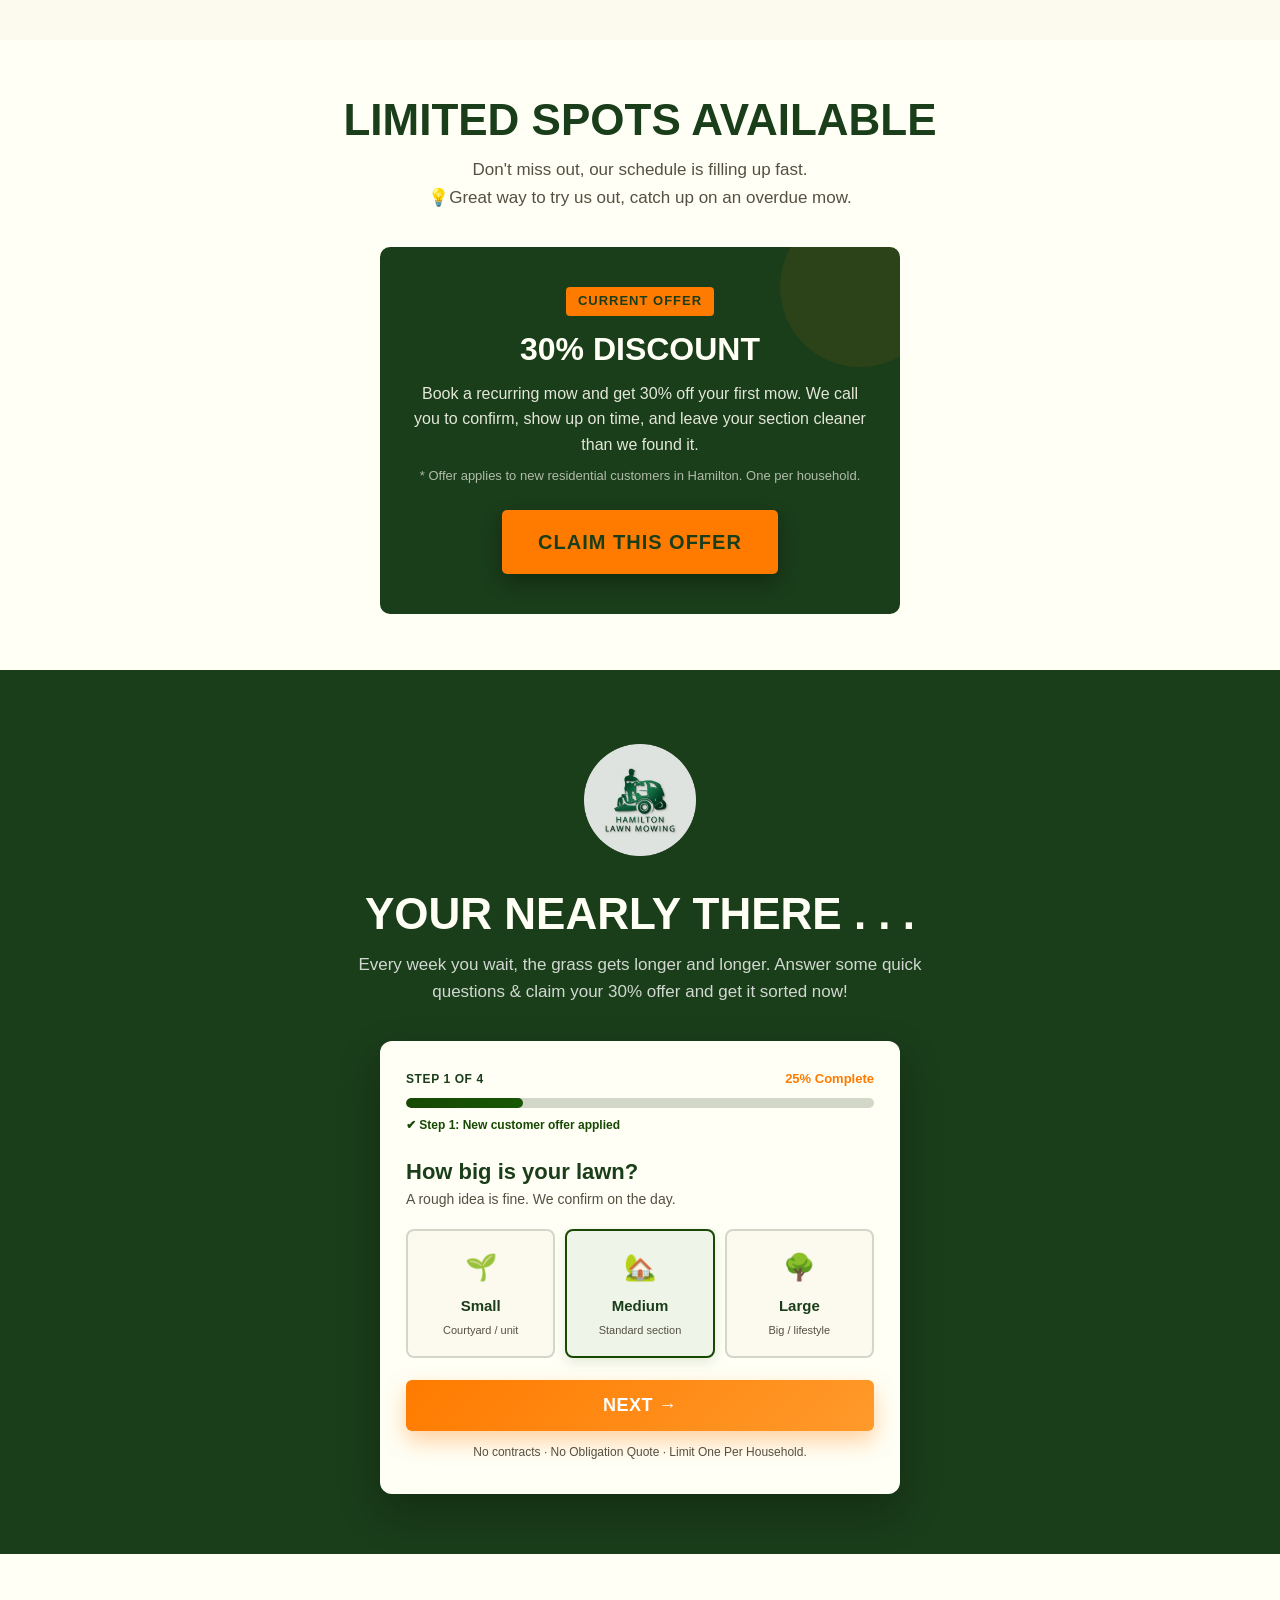
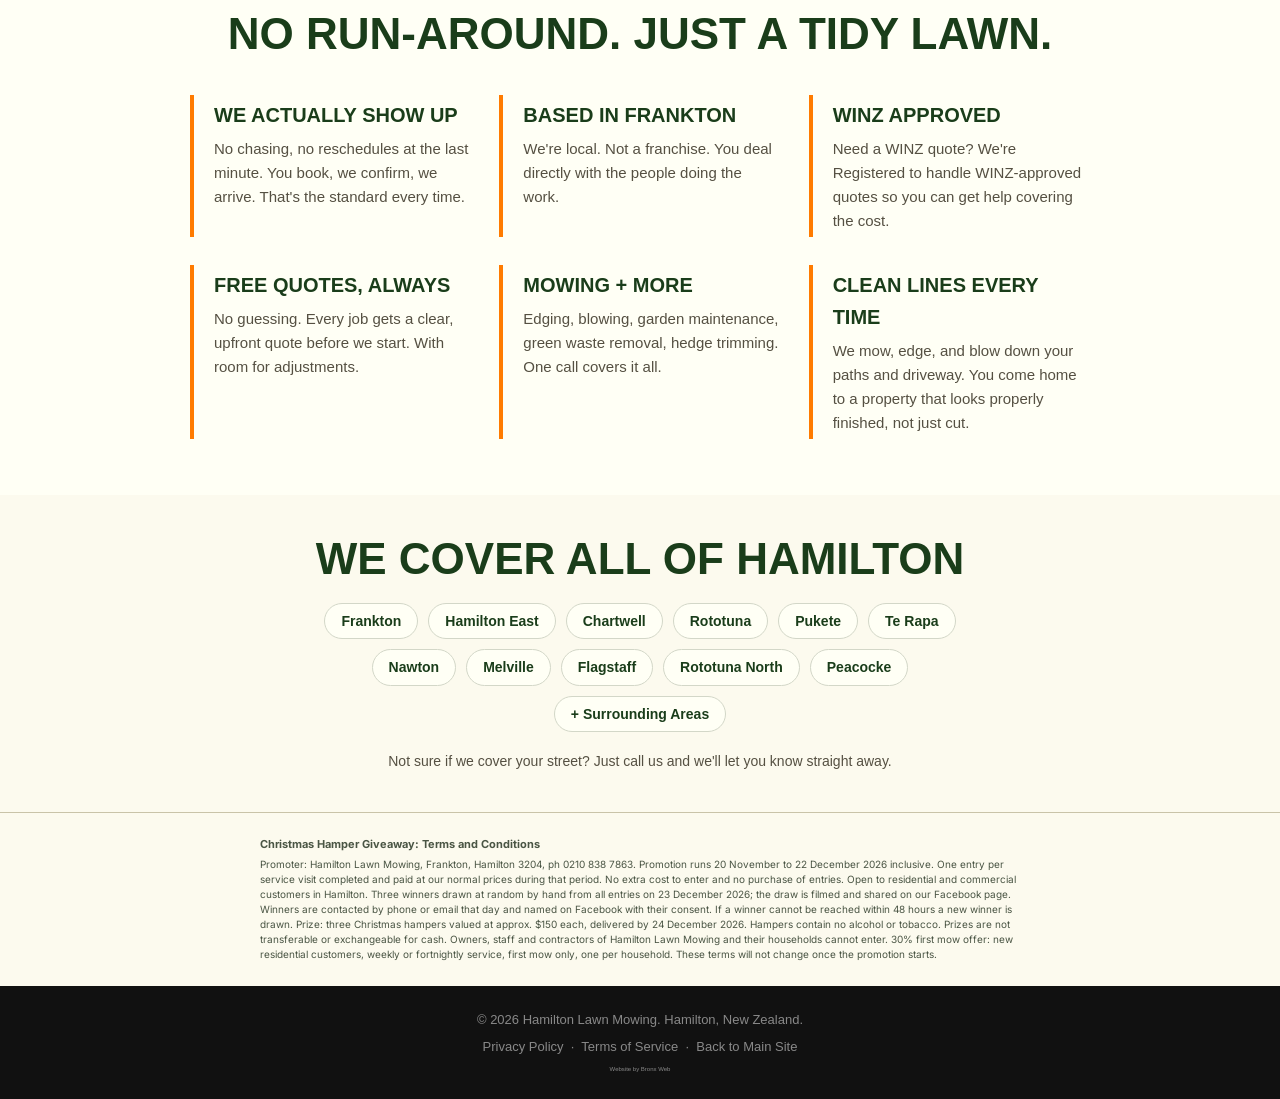
<file: promo-offer.html>
<!DOCTYPE html>
<html lang="en">
<head>
  <meta charset="UTF-8" />
  <meta name="viewport" content="width=device-width, initial-scale=1.0" />
 <title>Hamilton Lawn Mowing | First Mow 30% Off Promo Offer!</title>
 <!-- Link preview (Facebook, Messenger, texts): Christmas giveaway DL flyer image -->
 <meta property="og:type" content="website">
 <meta property="og:site_name" content="Hamilton Lawn Mowing">
 <meta property="og:title" content="Win One of Three Christmas Hampers! | Hamilton Lawn Mowing">
 <meta property="og:description" content="Every visit we complete puts you in the draw. Entries open Friday 20 Nov, close Tuesday 22 Dec. New customers get 30% off their first mow.">
 <meta property="og:url" content="https://hamiltonlawns.co.nz/promo-offer">
 <meta property="og:image" content="https://hamiltonlawns.co.nz/images/og-xmas-giveaway.jpg">
 <meta property="og:image:width" content="1200">
 <meta property="og:image:height" content="630">
 <meta property="og:image:alt" content="Hamilton Lawn Mowing Christmas giveaway: win one of three Christmas hampers">
 <meta name="twitter:card" content="summary_large_image">
 <meta name="twitter:image" content="https://hamiltonlawns.co.nz/images/og-xmas-giveaway.jpg">
<meta name="description" content="New customers get 30% off now. Hamilton Lawn Mowing. No contracts, no hidden fees. WINZ-approved quotes. Serving all of Hamilton. Claim your offer now." />
  <!-- Prevent indexing - this is an ad landing page only -->
  <meta name="robots" content="noindex, nofollow" />
  <link rel="icon" type="image/png" href="images/ham-lawn-white-trans-premium.png">
  <link rel="apple-touch-icon" href="images/ham-lawn-white-trans-premium.png">
  <!-- Google tag (gtag.js) -->
  <script async src="https://www.googletagmanager.com/gtag/js?id=G-1YB45ZMDK7"></script>
  <script>
    window.dataLayer = window.dataLayer || [];
    function gtag(){dataLayer.push(arguments);}
    gtag('js', new Date());

    gtag('config', 'G-1YB45ZMDK7');
  </script>



  <style>
    *, *::before, *::after { box-sizing: border-box; margin: 0; padding: 0; }

    :root {
      --green:      #174903;
      --green-dark: #1a3d1a;
      --green-light:#175704;
      --lime:       #ff7b00;
      --white:      #fffff5;
      --off-white:  #fcfaee;
      --text:       #333;
      --text-muted: #555042;
      --border:     #d3d7c8;
    }

    html { scroll-behavior: smooth; }

    body {
      font-family: 'Lucida Sans', 'Lucida Sans Regular', 'Lucida Grande', 'Lucida Sans Unicode', Geneva, Verdana, sans-serif;
      color: var(--text);
      background: var(--white);
      font-size: 16px;
      line-height: 1.6;
    }

    /* ── STICKY CALL BAR ── */
    .call-bar {
      background: var(--green-dark);
      color: var(--white);
      text-align: center;
      padding: 10px 16px;
      font-size: 14px;
      font-family: 'Lucida Sans', 'Lucida Sans Regular', 'Lucida Grande', 'Lucida Sans Unicode', Geneva, Verdana, sans-serif;
      position: sticky;
      top: 0;
      z-index: 100;
      display: flex;
      align-items: center;
      justify-content: center;
      gap: 12px;
      flex-wrap: wrap;
    }
    .call-bar a {
      color: var(--lime);
      font-weight: 700;
      font-size: 18px;
      text-decoration: none;
      letter-spacing: 0.5px;
    }
    .call-bar a:hover { text-decoration: underline; }

    /* ── HERO ── */
    .hero {
      background: linear-gradient(135deg, rgba(27, 60, 32, 0) 0%, rgba(27, 63, 32, 0.486) 60%, rgba(76, 155, 58, 0.336) 100%), url("images/hompage-hero.jpg");
      background-size: cover;
      background-position: center;
      color: var(--white);
      padding: 60px 20px 50px;
      text-align: center;
      position: relative;
      overflow: hidden;
    }
    .hero::before {
      content: '';
      position: absolute;
      inset: 0;
      background: url("data:image/svg+xml,%3Csvg width='60' height='60' viewBox='0 0 60 60' xmlns='http://www.w3.org/2000/svg'%3E%3Cg fill='none' fill-rule='evenodd'%3E%3Cg fill='%23ffffff' fill-opacity='0.04'%3E%3Cpath d='M36 34v-4h-2v4h-4v2h4v4h2v-4h4v-2h-4zm0-30V0h-2v4h-4v2h4v4h2V6h4V4h-4zM6 34v-4H4v4H0v2h4v4h2v-4h4v-2H6zM6 4V0H4v4H0v2h4v4h2V6h4V4H6z'/%3E%3C/g%3E%3C/g%3E%3C/svg%3E");
      pointer-events: none;
    }
    .hero-badge {
      display: inline-block;
      background: rgba(255,255,255,0.15);
      border: 1px solid rgba(255,255,255,0.3);
      border-radius: 20px;
      padding: 4px 14px;
      font-size: 13px;
      letter-spacing: 0.8px;
      text-transform: uppercase;
      margin-bottom: 20px;
      font-family: 'Lucida Sans', 'Lucida Sans Regular', 'Lucida Grande', 'Lucida Sans Unicode', Geneva, Verdana, sans-serif;
      font-weight: 700;
    }
    .hero h1 {
      font-family: 'Lucida Sans', 'Lucida Sans Regular', 'Lucida Grande', 'Lucida Sans Unicode', Geneva, Verdana, sans-serif;
      font-size: clamp(38px, 8vw, 68px);
      font-weight: 800;
      line-height: 1.05;
      text-transform: uppercase;
      letter-spacing: 1px;
      margin-bottom: 16px;
    }
    .hero h1 span { color: var(--lime); }
    .hero-sub {
      font-size: clamp(16px, 3vw, 20px);
      opacity: 0.92;
      max-width: 560px;
      margin: 0 auto 32px;
      font-weight: 400;
    }
    .hero-cta-group {
      display: flex;
      gap: 14px;
      justify-content: center;
      flex-wrap: wrap;
    }
    .btn-primary {
      background: linear-gradient(135deg, #ff7b00, #ff9a2b);
      color: #fff;
      font-family: 'Lucida Sans', 'Lucida Sans Regular', 'Lucida Grande', 'Lucida Sans Unicode', Geneva, Verdana, sans-serif;
      font-weight: 700;
      font-size: 20px;
      text-transform: uppercase;
      letter-spacing: 1px;
      padding: 16px 36px;
      border-radius: 5px;
      text-decoration: none;
      display: inline-block;
      transition: background 0.2s, transform 0.15s, box-shadow 0.2s;
      border: none;
      cursor: pointer;
      box-shadow: 0 8px 20px rgba(0, 0, 0, 0.3);
    }
    .btn-primary:hover { background: #ff9a2b; transform: translateY(-2px); box-shadow: 0 12px 25px rgba(0, 0, 0, 0.35); }

    /* Auto-play buzz - shake in short bursts, rest between */
    @keyframes buzz {
      0%, 82%, 100% { transform: translateX(0) rotate(0); }
      84% { transform: translateX(-3px) rotate(-1.2deg); }
      86% { transform: translateX(3px) rotate(1.2deg); }
      88% { transform: translateX(-3px) rotate(-1.2deg); }
      90% { transform: translateX(3px) rotate(1.2deg); }
      92% { transform: translateX(-2px) rotate(-0.8deg); }
      94% { transform: translateX(2px) rotate(0.8deg); }
      96% { transform: translateX(0) rotate(0); }
    }
    .buzz { animation: buzz 3s ease-in-out infinite; }
    .buzz:hover { animation-play-state: paused; }
    @media (prefers-reduced-motion: reduce) {
      .buzz { animation: none; }
    }

    .btn-secondary {
      background: transparent;
      color: var(--white);
      font-family: 'Lucida Sans', 'Lucida Sans Regular', 'Lucida Grande', 'Lucida Sans Unicode', Geneva, Verdana, sans-serif;
      font-weight: 700;
      font-size: 20px;
      text-transform: uppercase;
      letter-spacing: 1px;
      padding: 14px 30px;
      border-radius: 5px;
      text-decoration: none;
      display: inline-block;
      border: 2px solid rgba(255,255,255,0.6);
      transition: border-color 0.2s, background 0.2s;
    }
    .btn-secondary:hover { border-color: #fff; background: rgba(255,255,255,0.1); }

    /* ── TRUST STRIP ── */
    .trust-strip {
      background: var(--off-white);
      border-bottom: 1px solid var(--border);
      padding: 14px 20px;
      display: grid;
      grid-template-columns: repeat(2, 1fr);
      gap: 8px 18px;
      max-width: 460px;
      margin: 0 auto;
    }
    .trust-item {
      display: flex;
      align-items: center;
      font-size: 12px;
      font-weight: 700;
      color: var(--green-dark);
    }
    .trust-item .icon {
      width: 17px;
      height: 17px;
      margin-right: 8px;
      fill: none;
      stroke: var(--green);
      stroke-width: 2;
      stroke-linecap: round;
      stroke-linejoin: round;
      flex-shrink: 0;
    }

    /* ── OFFER SECTION ── */
    .offer-section {
      background: var(--white);
      padding: 56px 20px;
      text-align: center;
    }
    .section-label {
      font-size: 12px;
      font-weight: 700;
      letter-spacing: 2px;
      text-transform: uppercase;
      color: var(--green);
      margin-bottom: 10px;
    }
    .section-title {
      font-family: 'Lucida Sans', 'Lucida Sans Regular', 'Lucida Grande', 'Lucida Sans Unicode', Geneva, Verdana, sans-serif;
      font-size: clamp(28px, 5vw, 44px);
      font-weight: 700;
      text-transform: uppercase;
      color: var(--green-dark);
      margin-bottom: 12px;
      line-height: 1.1;
    }
    .section-body {
      max-width: 600px;
      margin: 0 auto 36px;
      color: var(--text-muted);
      font-size: 17px;
    }

    .offer-card {
      background: var(--green-dark);
      color: var(--white);
      border-radius: 10px;
      padding: 40px 32px;
      max-width: 520px;
      margin: 0 auto;
      position: relative;
      overflow: hidden;
    }
    .offer-card::before {
      content: '';
      position: absolute;
      top: -40px; right: -40px;
      width: 160px; height: 160px;
      background: var(--lime);
      opacity: 0.08;
      border-radius: 50%;
    }
    .offer-card .offer-tag {
      display: inline-block;
      background: var(--lime);
      color: var(--green-dark);
      font-family: 'Lucida Sans', 'Lucida Sans Regular', 'Lucida Grande', 'Lucida Sans Unicode', Geneva, Verdana, sans-serif;
      font-weight: 700;
      font-size: 13px;
      text-transform: uppercase;
      letter-spacing: 1px;
      padding: 4px 12px;
      border-radius: 4px;
      margin-bottom: 16px;
    }
    .offer-card h3 {
      font-family: 'Lucida Sans', 'Lucida Sans Regular', 'Lucida Grande', 'Lucida Sans Unicode', Geneva, Verdana, sans-serif;
      font-size: 32px;
      font-weight: 800;
      text-transform: uppercase;
      line-height: 1.1;
      margin-bottom: 14px;
    }
    .offer-card p {
      font-size: 16px;
      opacity: 0.88;
      margin-bottom: 24px;
    }
    .offer-card .price-note {
      font-size: 13px;
      opacity: 0.65;
      margin-top: -16px;
      margin-bottom: 24px;
    }

    /* ── PRICING SECTION ── */
    .pricing-section {
      background: var(--off-white);
      padding: 56px 20px;
    }
    .pricing-grid {
      display: grid;
      grid-template-columns: repeat(auto-fit, minmax(200px, 1fr));
      gap: 16px;
      max-width: 780px;
      margin: 36px auto 0;
    }
    .price-card {
      background: var(--white);
      border: 1px solid var(--border);
      border-radius: 8px;
      padding: 28px 20px;
      text-align: center;
    }
    .price-card .size { font-size: 13px; font-weight: 700; text-transform: uppercase; letter-spacing: 1px; color: var(--green); margin-bottom: 6px; }
    .price-card .m2 { font-size: 13px; color: var(--text-muted); margin-bottom: 14px; }
    .price-card .amount {
      font-family: 'Lucida Sans', 'Lucida Sans Regular', 'Lucida Grande', 'Lucida Sans Unicode', Geneva, Verdana, sans-serif;
      font-size: 42px;
      font-weight: 800;
      color: var(--green-dark);
      line-height: 1;
    }
    .price-card .per { font-size: 13px; color: var(--text-muted); margin-top: 4px; }
    .price-note-global {
      text-align: center;
      font-size: 13px;
      color: var(--text-muted);
      margin-top: 18px;
    }

    /* ── WHY US ── */
    .why-section {
      background: var(--white);
      padding: 56px 20px;
    }
    .why-grid {
      display: grid;
      grid-template-columns: repeat(auto-fit, minmax(230px, 1fr));
      gap: 28px;
      max-width: 900px;
      margin: 36px auto 0;
    }
    .why-card {
      border-left: 4px solid var(--lime);
      padding: 4px 0 4px 20px;
    }
    .why-card h4 {
      font-family: 'Lucida Sans', 'Lucida Sans Regular', 'Lucida Grande', 'Lucida Sans Unicode', Geneva, Verdana, sans-serif;
      font-size: 20px;
      font-weight: 700;
      text-transform: uppercase;
      color: var(--green-dark);
      margin-bottom: 6px;
    }
    .why-card p { font-size: 15px; color: var(--text-muted); }

    /* ── AREAS ── */
    .areas-section {
      background: var(--off-white);
      padding: 40px 20px;
      text-align: center;
    }
    .areas-list {
      display: flex;
      flex-wrap: wrap;
      justify-content: center;
      gap: 10px;
      max-width: 700px;
      margin: 20px auto 0;
    }
    .area-tag {
      background: var(--white);
      border: 1px solid var(--border);
      border-radius: 20px;
      padding: 6px 16px;
      font-size: 14px;
      font-weight: 700;
      color: var(--green-dark);
    }

    /* ── FORM SECTION ── */
    .form-section {
      background: var(--green-dark);
      padding: 60px 20px;
      text-align: center;
      color: var(--white);
    }
    .form-section .section-title { color: var(--white); }
    .form-section .section-body { color: rgba(255,255,255,0.8); }

    .quote-form {
      background: var(--white);
      border-radius: 10px;
      padding: 36px 28px;
      max-width: 500px;
      margin: 0 auto;
      text-align: left;
    }
    .form-group { margin-bottom: 18px; }
    .form-group label {
      display: block;
      font-size: 13px;
      font-weight: 700;
      color: var(--green-dark);
      margin-bottom: 6px;
      text-transform: uppercase;
      letter-spacing: 0.5px;
    }
    .form-group input,
    .form-group select,
    .form-group textarea {
      width: 100%;
      padding: 12px 14px;
      border: 1.5px solid var(--border);
      border-radius: 6px;
      font-size: 16px;
      font-family: 'Lucida Sans', 'Lucida Sans Regular', 'Lucida Grande', 'Lucida Sans Unicode', Geneva, Verdana, sans-serif;
      color: var(--text);
      background: var(--off-white);
      transition: border-color 0.2s;
      appearance: auto;
    }
    .form-group input:focus,
    .form-group select:focus,
    .form-group textarea:focus {
      outline: none;
      border-color: var(--green);
      background: #fff;
    }
    .form-group textarea { resize: vertical; min-height: 80px; }
    .form-submit {
      width: 100%;
      padding: 16px;
      background: linear-gradient(135deg, #ff7b00, #ff9a2b);
      color: #fff;
      font-family: 'Lucida Sans', 'Lucida Sans Regular', 'Lucida Grande', 'Lucida Sans Unicode', Geneva, Verdana, sans-serif;
      font-size: 22px;
      font-weight: 700;
      text-transform: uppercase;
      letter-spacing: 1px;
      border: none;
      border-radius: 5px;
      cursor: pointer;
      transition: background 0.2s, transform 0.15s, box-shadow 0.2s;
      margin-top: 4px;
      box-shadow: 0 12px 25px rgba(34, 33, 32, 0.35);
    }
    .form-submit:hover { background: #ff9a2b; transform: translateY(-1px); box-shadow: 0 16px 32px rgba(27,27,26,0.4); }
    .form-note {
      text-align: center;
      font-size: 12px;
      color: var(--text-muted);
      margin-top: 12px;
    }

    /* ── MULTI-STEP QUOTE FLOW ── */
    .flow-card {
      background: var(--white);
      border-radius: 12px;
      padding: 28px 26px 32px;
      max-width: 520px;
      margin: 0 auto;
      text-align: left;
      box-shadow: 0 18px 40px rgba(0,0,0,0.25);
    }
    /* Progress */
    .flow-progress-wrap { margin-bottom: 24px; }
    .flow-progress-top {
      display: flex;
      justify-content: space-between;
      align-items: baseline;
      margin-bottom: 8px;
    }
    .flow-step-label {
      font-size: 12px;
      font-weight: 700;
      text-transform: uppercase;
      letter-spacing: 0.6px;
      color: var(--green-dark);
    }
    .flow-percent {
      font-size: 13px;
      font-weight: 800;
      color: var(--lime);
    }
    .flow-bar {
      height: 10px;
      background: var(--border);
      border-radius: 20px;
      overflow: hidden;
    }
    .flow-bar-fill {
      height: 100%;
      width: 25%;
      background: linear-gradient(90deg, var(--green), var(--green-light));
      border-radius: 20px;
      transition: width 0.45s cubic-bezier(0.22, 1, 0.36, 1);
    }
    .flow-done-note {
      font-size: 12px;
      color: var(--green);
      font-weight: 700;
      margin-top: 8px;
      display: flex;
      align-items: center;
      gap: 6px;
    }
    /* Steps */
    .flow-step { display: none; animation: fadeUp 0.35s ease both; }
    .flow-step.active { display: block; }
    .flow-step h3 {
      font-family: 'Lucida Sans', 'Lucida Sans Regular', 'Lucida Grande', 'Lucida Sans Unicode', Geneva, Verdana, sans-serif;
      font-size: 22px;
      font-weight: 800;
      color: var(--green-dark);
      margin-bottom: 4px;
      line-height: 1.15;
    }
    .flow-step .flow-hint {
      font-size: 14px;
      color: var(--text-muted);
      margin-bottom: 18px;
    }
    /* Option tiles (property, size, freq) */
    .flow-options { display: grid; gap: 10px; margin-bottom: 6px; }
    .flow-options.cols-3 { grid-template-columns: repeat(3, 1fr); }
    .flow-tile {
      border: 2px solid var(--border);
      border-radius: 8px;
      padding: 16px 12px;
      text-align: center;
      cursor: pointer;
      background: var(--off-white);
      transition: border-color 0.15s, background 0.15s, transform 0.1s;
      font-size: 15px;
      font-weight: 700;
      color: var(--green-dark);
      user-select: none;
    }
    .flow-tile .tile-emoji { display: block; font-size: 26px; margin-bottom: 6px; }
    .flow-tile .tile-sub { display: block; font-size: 11px; font-weight: 400; color: var(--text-muted); margin-top: 4px; text-transform: none; letter-spacing: 0; }
    .flow-tile:hover { border-color: var(--green-light); transform: translateY(-1px); }
    .flow-tile.selected {
      border-color: var(--green);
      background: #eef5e8;
      box-shadow: 0 4px 12px rgba(23,73,3,0.12);
    }
    /* Add-on checklist */
    .flow-addons { display: grid; gap: 10px; margin-bottom: 6px; }
    .flow-addon {
      display: flex;
      align-items: center;
      gap: 12px;
      border: 2px solid var(--border);
      border-radius: 8px;
      padding: 14px 14px;
      cursor: pointer;
      background: var(--off-white);
      transition: border-color 0.15s, background 0.15s;
    }
    .flow-addon:hover { border-color: var(--green-light); }
    .flow-addon.selected { border-color: var(--green); background: #eef5e8; }
    .flow-addon input { width: 20px; height: 20px; accent-color: var(--green); flex-shrink: 0; cursor: pointer; }
    .flow-addon .addon-text { font-size: 15px; font-weight: 700; color: var(--green-dark); }
    .flow-addon .addon-text small { display: block; font-weight: 400; font-size: 12px; color: var(--text-muted); text-transform: none; }
    /* Reciprocity tip */
    .flow-tip {
      background: #eef5e8;
      border-left: 4px solid var(--green);
      border-radius: 6px;
      padding: 14px 16px;
      margin-top: 18px;
      font-size: 14px;
      color: var(--green-dark);
    }
    .flow-tip strong { display: block; margin-bottom: 4px; text-transform: uppercase; letter-spacing: 0.4px; font-size: 12px; }
    /* Contact fields inside flow reuse .form-group */
    .flow-step .form-group { margin-bottom: 14px; }
    /* Nav buttons */
    .flow-nav { display: flex; gap: 12px; margin-top: 22px; }
    .flow-back {
      flex: 0 0 auto;
      background: transparent;
      border: 2px solid var(--border);
      color: var(--text-muted);
      font-weight: 700;
      font-size: 15px;
      padding: 14px 20px;
      border-radius: 6px;
      cursor: pointer;
      transition: border-color 0.15s;
    }
    .flow-back:hover { border-color: var(--green); color: var(--green-dark); }
    .flow-next {
      flex: 1 1 auto;
      background: linear-gradient(135deg, #ff7b00, #ff9a2b);
      color: #fff;
      font-family: 'Lucida Sans', 'Lucida Sans Regular', 'Lucida Grande', 'Lucida Sans Unicode', Geneva, Verdana, sans-serif;
      font-size: 18px;
      font-weight: 700;
      text-transform: uppercase;
      letter-spacing: 0.5px;
      border: none;
      border-radius: 6px;
      cursor: pointer;
      padding: 15px;
      transition: transform 0.12s, box-shadow 0.2s;
      box-shadow: 0 10px 22px rgba(255,123,0,0.35);
    }
    .flow-next:hover { transform: translateY(-1px); box-shadow: 0 14px 28px rgba(255,123,0,0.42); }
    .flow-error { color: #c0392b; font-size: 13px; font-weight: 700; margin-top: 10px; display: none; }

    /* ── FOOTER ── */
    .footer {
      background: #111;
      color: rgba(255,255,255,0.5);
      text-align: center;
      padding: 24px 20px;
      font-size: 13px;
    }
    .footer a { color: rgba(255,255,255,0.5); text-decoration: none; }

    /* ── ANIMATIONS ── */
    @keyframes fadeUp {
      from { opacity: 0; transform: translateY(24px); }
      to   { opacity: 1; transform: translateY(0); }
    }
    .hero-badge  { animation: fadeUp 0.5s ease both; }
    .hero h1     { animation: fadeUp 0.5s 0.1s ease both; }
    .hero-sub    { animation: fadeUp 0.5s 0.2s ease both; }
    .hero-cta-group { animation: fadeUp 0.5s 0.3s ease both; }

    /* ── MOBILE ── */
    @media (max-width: 480px) {
      .hero { padding: 44px 16px 40px; }
      .quote-form { padding: 24px 18px; }
      .offer-card { padding: 28px 20px; }
      .call-bar { font-size: 13px; }
      .call-bar a { font-size: 17px; }
    }
  </style>

  <!-- Christmas Hamper Giveaway: fonts + scoped styles (.xmas- only) -->
  <link rel="preconnect" href="https://fonts.googleapis.com">
  <link rel="preconnect" href="https://fonts.gstatic.com" crossorigin>
  <link href="https://fonts.googleapis.com/css2?family=Fraunces:ital,wght@0,500;0,600;1,500&family=Inter:wght@400;600;700&display=swap" rel="stylesheet">
  <style>
    .xmas-hero, .xmas-how, .xmas-terms {
      --xmas-dark: #0f2e02;
      --xmas-green: #174903;
      --xmas-orange: #ff7b00;
      --xmas-orange-dark: #b35200;
      --xmas-cream: #fcfaee;
      --xmas-divider: #c9c3a8;
      --xmas-muted: #4a5544;
      font-family: 'Inter', system-ui, -apple-system, 'Segoe UI', sans-serif;
    }
    .xmas-hero *, .xmas-how *, .xmas-terms * { box-sizing: border-box; }

    .xmas-label {
      display: block;
      font-family: 'Inter', system-ui, sans-serif;
      font-size: 12px;
      font-weight: 700;
      letter-spacing: 2.5px;
      text-transform: uppercase;
    }

    /* ── XMAS HERO ── */
    .xmas-hero {
      position: relative;
      background: var(--xmas-dark);
      color: var(--xmas-cream);
      text-align: center;
      overflow: hidden;
      --xmas-media-h: 440px;
    }
    .xmas-hero-media {
      position: absolute;
      top: 0; left: 0; right: 0;
      height: var(--xmas-media-h);
    }
    .xmas-hero-media img {
      width: 100%;
      height: 100%;
      object-fit: cover;
      object-position: center 45%;
      display: block;
    }
    .xmas-hero-media::after {
      content: '';
      position: absolute;
      inset: 0;
      background: linear-gradient(180deg, rgba(15,46,2,0.55) 0%, rgba(15,46,2,0) 28%, rgba(15,46,2,0) 45%, rgba(15,46,2,0.85) 80%, #0f2e02 100%);
    }
    .xmas-hero-inner {
      position: relative;
      max-width: 560px;
      margin: 0 auto;
      padding: 28px 16px 48px;
    }
    .xmas-hero-logo {
      width: 140px;
      height: 140px;
      border-radius: 50%;
      display: block;
      margin: 0 auto;
      filter: drop-shadow(0 8px 18px rgba(0,0,0,0.45));
    }
    /* Photo window between logo and text; copy starts where overlay is dark */
    .xmas-hero { --xmas-hamper-h: 120px; }
    .xmas-hero-copy { margin-top: calc(var(--xmas-media-h) - 28px - 140px - 92px - var(--xmas-hamper-h)); }

    /* Hampers: drop in, circle once into the foreground (script), then float.
       Resting layout is a plain row, used as-is without JS or with reduced motion. */
    .xmas-hampers {
      position: relative;
      display: flex;
      justify-content: center;
      align-items: flex-end;
      gap: 3%;
      height: var(--xmas-hamper-h);
      margin-bottom: 16px;
    }
    .xmas-hamper { position: relative; width: 30%; max-width: 170px; }
    .xmas-hampers.is-orbiting .xmas-hamper { position: absolute; left: 0; top: 0; will-change: transform; }
    .xmas-hamper img {
      display: block;
      width: 100%;
      height: auto;
      filter: drop-shadow(0 14px 16px rgba(0,0,0,0.5));
      animation: xmasFloat 4s ease-in-out 4.6s infinite;
    }
    .xmas-hamper:nth-child(2) img { animation-delay: 5.4s; }
    .xmas-hamper:nth-child(3) img { animation-delay: 6.2s; }
    .xmas-spark {
      position: absolute;
      left: 50%; top: 45%;
      width: 8px; height: 8px;
      border-radius: 2px;
      pointer-events: none;
      opacity: 0;
      animation: xmasSpark 0.9s ease-out backwards;
      animation-delay: var(--xmas-delay);
    }
    @keyframes xmasFloat { 0%, 100% { transform: translateY(0); } 50% { transform: translateY(-8px); } }
    @keyframes xmasSpark {
      0% { transform: translate(-50%, -50%) rotate(0) scale(0.4); opacity: 1; }
      100% { transform: translate(calc(-50% + var(--xmas-dx)), calc(-50% + var(--xmas-dy))) rotate(220deg) scale(1); opacity: 0; }
    }
    .xmas-hero .xmas-label { color: var(--xmas-orange); margin-bottom: 10px; }
    .xmas-hero h1 {
      font-family: 'Fraunces', Georgia, serif;
      font-weight: 600;
      font-size: clamp(32px, 9vw, 52px);
      line-height: 1.08;
      color: var(--xmas-cream);
      margin: 0 0 12px;
      text-shadow: 0 2px 12px rgba(15,46,2,0.6);
    }
    .xmas-hero h1 em { font-style: italic; font-weight: 500; color: var(--xmas-orange); }
    .xmas-hero-sub { font-size: 17px; line-height: 1.5; margin: 0 0 24px; color: var(--xmas-cream); }

    .xmas-entry-card {
      display: grid;
      grid-template-columns: 1fr auto 1fr;
      align-items: center;
      background: var(--xmas-cream);
      color: var(--xmas-dark);
      border-radius: 12px;
      padding: 18px 12px;
      margin: 0 0 24px;
      box-shadow: 0 12px 30px rgba(0,0,0,0.3);
    }
    .xmas-entry-half { padding: 0 8px; }
    .xmas-entry-big {
      display: block;
      font-family: 'Fraunces', Georgia, serif;
      font-weight: 600;
      font-size: clamp(28px, 8vw, 38px);
      line-height: 1.1;
      color: var(--xmas-dark);
    }
    .xmas-entry-card .xmas-label { font-size: 11px; letter-spacing: 2px; color: var(--xmas-muted); margin-top: 4px; }
    .xmas-entry-divider { width: 1px; align-self: stretch; background: var(--xmas-divider); }

    .xmas-dates {
      display: grid;
      grid-template-columns: 1fr auto 1fr;
      align-items: center;
      margin: 0 0 28px;
    }
    .xmas-dates .xmas-label { font-size: 11px; color: var(--xmas-cream); opacity: 0.85; }
    .xmas-date-value {
      display: block;
      font-family: 'Fraunces', Georgia, serif;
      font-weight: 500;
      font-size: 20px;
      color: var(--xmas-cream);
      margin-top: 4px;
    }
    .xmas-dates-divider { width: 1px; align-self: stretch; background: rgba(252,250,238,0.35); }

    .xmas-hero-ctas { display: grid; gap: 12px; }
    .xmas-btn {
      display: flex;
      align-items: center;
      justify-content: center;
      min-height: 52px;
      padding: 12px 20px;
      border-radius: 8px;
      font-family: 'Inter', system-ui, sans-serif;
      font-size: 17px;
      font-weight: 700;
      text-decoration: none;
      transition: transform 0.15s, background 0.2s;
    }
    .xmas-btn:hover { transform: translateY(-1px); }
    .xmas-btn:focus-visible { outline: 3px solid var(--xmas-cream); outline-offset: 3px; }
    /* Matches the form's submit button (.flow-next) */
    .xmas-btn-call {
      background: linear-gradient(135deg, #ff7b00, #ff9a2b);
      color: #fff;
      font-family: 'Lucida Sans', 'Lucida Sans Regular', 'Lucida Grande', 'Lucida Sans Unicode', Geneva, Verdana, sans-serif;
      font-size: 18px;
      font-weight: 700;
      text-transform: uppercase;
      letter-spacing: 0.5px;
      border-radius: 6px;
      padding: 15px;
      box-shadow: 0 10px 22px rgba(255,123,0,0.35);
      transition: transform 0.12s, box-shadow 0.2s;
    }
    .xmas-btn-call:hover { box-shadow: 0 14px 28px rgba(255,123,0,0.42); }

    /* ── XMAS HOW IT WORKS ── */
    .xmas-how {
      background: var(--xmas-cream);
      color: var(--xmas-dark);
      padding: 48px 16px;
    }
    .xmas-how-inner { max-width: 640px; margin: 0 auto; }
    .xmas-how .xmas-label { color: var(--xmas-orange-dark); margin-bottom: 8px; }
    .xmas-h2 {
      font-family: 'Fraunces', Georgia, serif;
      font-weight: 600;
      font-size: clamp(30px, 7vw, 42px);
      line-height: 1.1;
      color: var(--xmas-dark);
      margin: 0 0 20px;
    }
    .xmas-steps { list-style: none; margin: 0; padding: 0; border-top: 1px solid var(--xmas-divider); }
    .xmas-step {
      display: grid;
      grid-template-columns: 56px 1fr;
      gap: 12px;
      padding: 20px 0;
      border-bottom: 1px solid var(--xmas-divider);
    }
    .xmas-step-num {
      font-family: 'Fraunces', Georgia, serif;
      font-style: italic;
      font-weight: 500;
      font-size: 38px;
      line-height: 1;
      color: var(--xmas-orange-dark);
    }
    .xmas-step h3 {
      font-family: 'Fraunces', Georgia, serif;
      font-weight: 600;
      font-size: 21px;
      line-height: 1.2;
      color: var(--xmas-dark);
      margin: 2px 0 6px;
    }
    .xmas-step p { font-size: 15px; line-height: 1.55; color: var(--xmas-muted); margin: 0; }

    /* ── XMAS TERMS ── */
    .xmas-terms {
      background: var(--xmas-cream);
      border-top: 1px solid var(--xmas-divider);
      padding: 20px 16px;
    }
    .xmas-terms-inner { max-width: 760px; margin: 0 auto; }
    .xmas-terms h2 {
      font-family: 'Inter', system-ui, sans-serif;
      font-weight: 700;
      font-size: 11px;
      line-height: 1.4;
      color: var(--xmas-muted);
      margin: 0 0 4px;
    }
    .xmas-terms p { font-size: 10px; line-height: 1.5; color: var(--xmas-muted); margin: 0; }

    @media (min-width: 768px) {
      .xmas-hero { --xmas-media-h: 540px; }
      .xmas-hero-inner { padding: 36px 24px 64px; }
      .xmas-hero { --xmas-hamper-h: 160px; }
      .xmas-hero-copy { margin-top: calc(var(--xmas-media-h) - 36px - 140px - 110px - var(--xmas-hamper-h)); }
      .xmas-hero-ctas { max-width: 320px; margin: 0 auto; }
      .xmas-how { padding: 64px 24px; }
      .xmas-step { grid-template-columns: 72px 1fr; padding: 24px 0; }
      .xmas-step-num { font-size: 46px; }
      .xmas-terms { padding: 24px 24px; }
    }
    @media (prefers-reduced-motion: reduce) {
      .xmas-btn { transition: none; }
      .xmas-btn:hover { transform: none; }
      .xmas-hamper, .xmas-hamper img { animation: none; }
      .xmas-spark { display: none; }
    }
  </style>
</head>
<body>

  <!-- STICKY CALL BAR -->
  <div class="call-bar">
    <span>📞 READY TO BOOK ? CALL US NOW</span>
    <button class="btn" onclick="window.location.href='tel:+6478096933'">CALL NOW</button>
    <style>
      .btn {
        background-color: #ff7b00;
        color: #fff;
        border: none;
        border-radius: 5px;
        padding: 12px 20px;
        font-size: 16px;
        cursor: pointer;
      }
    </style>
 
  </div>

  <!-- XMAS HERO: Christmas Hamper Giveaway (matches DL flyer) -->
  <section class="xmas-hero" aria-labelledby="xmas-hero-title">
    <div class="xmas-hero-media" aria-hidden="true">
      <img src="images/hompage-hero.jpg" alt="" />
    </div>
    <div class="xmas-hero-inner">
      <img class="xmas-hero-logo" src="images/ham-lawn-white-trans-premium.png" alt="Hamilton Lawn Mowing" />
      <div class="xmas-hero-copy">
        <div class="xmas-hampers" id="xmasHampers">
          <div class="xmas-hamper"><img src="images/xmas-hamper-1.png" alt="Woven flax Christmas hamper with green ribbon" width="234" height="166" /></div>
          <div class="xmas-hamper"><img src="images/xmas-hamper-3.png" alt="Wooden basket hamper with handles and green ribbon" width="185" height="194" /></div>
          <div class="xmas-hamper"><img src="images/xmas-hamper-2.png" alt="Cane picnic basket hamper with gold ribbon" width="196" height="151" /></div>
        </div>
        <span class="xmas-label">Christmas Giveaway</span>
        <h1 id="xmas-hero-title">Win One of <em>Three</em> <em>Christmas</em> Hampers!</h1>
        <p class="xmas-hero-sub">Every visit we do puts you in the draw.</p>

        <div class="xmas-entry-card">
          <div class="xmas-entry-half">
            <span class="xmas-entry-big">1 Visit</span>
            <span class="xmas-label">Mow or Service</span>
          </div>
          <div class="xmas-entry-divider" aria-hidden="true"></div>
          <div class="xmas-entry-half">
            <span class="xmas-entry-big">1 Entry</span>
            <span class="xmas-label">Into the Draw</span>
          </div>
        </div>

        <div class="xmas-dates">
          <div>
            <span class="xmas-label">Entries Open</span>
            <span class="xmas-date-value">20th November</span>
          </div>
          <div class="xmas-dates-divider" aria-hidden="true"></div>
          <div>
            <span class="xmas-label">Entries Close</span>
            <span class="xmas-date-value">22nd December</span>
          </div>
        </div>

        <div class="xmas-hero-ctas">
          <a href="#quote-form" class="xmas-btn xmas-btn-call buzz">Enter Now</a>
        </div>
      </div>
    </div>
  </section>

  <!-- XMAS HOW IT WORKS -->
  <section class="xmas-how" aria-labelledby="xmas-how-title">
    <div class="xmas-how-inner">
      <span class="xmas-label">Christmas Giveaway</span>
      <h2 class="xmas-h2" id="xmas-how-title">How it works</h2>
      <ol class="xmas-steps">
        <li class="xmas-step">
          <span class="xmas-step-num" aria-hidden="true">01</span>
          <div>
            <h3>Book a mow or any service</h3>
            <p>Lawns, edges, hedges, weed spraying, green waste or exterior wash.</p>
          </div>
        </li>
        <li class="xmas-step">
          <span class="xmas-step-num" aria-hidden="true">02</span>
          <div>
            <h3>Every visit is an entry</h3>
            <p>Each completed visit between 20th November and 22nd December goes in the hat. Weekly mows add up fast.</p>
          </div>
        </li>
        <li class="xmas-step">
          <span class="xmas-step-num" aria-hidden="true">03</span>
          <div>
            <h3>Three winners drawn 23rd December</h3>
            <p>Drawn by hand and filmed for Facebook. Hampers delivered before Christmas.</p>
          </div>
        </li>
      </ol>
    </div>
  </section>

  <!-- OFFER -->
  <section class="offer-section">
    <h2 class="section-title">Limited Spots Available<br /></h2>
    <p class="section-body">
      Don't miss out, our schedule is filling up fast. <br>
      💡Great way to try us out, catch up on an overdue mow.
    </p>
    <div class="offer-card">
      <span class="offer-tag">Current Offer</span>
      <h3>30% Discount<br /></h3>
      <p>Book a recurring mow and get 30% off your first mow. We call you to confirm, show up on time, and leave your section cleaner than we found it.</p>
      <p class="price-note">* Offer applies to new residential customers in Hamilton. One per household.</p>
      <a href="#quote-form" class="btn-primary buzz" style="background:var(--lime);color:var(--green-dark);">Claim This Offer</a>
    </div>
  </section>

  <!-- QUOTE FORM -->
  <section class="form-section" id="quote-form">
    <img src="images/ham-lawn-white-trans-premium.png" alt="Hamilton Lawn Mowing" style="width:140px;max-width:50%;margin:0 auto 20px;display:block;opacity:0.9;" />
    <h2 class="section-title">Your nearly there . . . </h2>
    <p class="section-body">Every week you wait, the grass gets longer and longer. Answer some quick questions & claim your 30% offer and get it sorted now!</p>

    <form class="flow-card" id="quoteFlow" novalidate>

      <!-- Progress -->
      <div class="flow-progress-wrap">
        <div class="flow-progress-top">
          <span class="flow-step-label" id="flowStepLabel">Step 1 of 4</span>
          <span class="flow-percent" id="flowPercent">25% Complete</span>
        </div>
        <div class="flow-bar"><div class="flow-bar-fill" id="flowBarFill"></div></div>
        <div class="flow-done-note">✔ Step 1: New customer offer applied</div>
      </div>

      <!-- STEP 1 - Lawn size -->
      <div class="flow-step active" data-step="1">
        <h3>How big is your lawn?</h3>
        <p class="flow-hint">A rough idea is fine. We confirm on the day.</p>
        <div class="flow-options cols-3">
          <div class="flow-tile" data-field="size" data-value="Small">
            <span class="tile-emoji">🌱</span>Small<span class="tile-sub">Courtyard / unit</span>
          </div>
          <div class="flow-tile selected" data-field="size" data-value="Medium">
            <span class="tile-emoji">🏡</span>Medium<span class="tile-sub">Standard section</span>
          </div>
          <div class="flow-tile" data-field="size" data-value="Large">
            <span class="tile-emoji">🌳</span>Large<span class="tile-sub">Big / lifestyle</span>
          </div>
        </div>
      </div>

      <!-- STEP 2 - Frequency -->
      <div class="flow-step" data-step="2">
        <h3>How often should we mow?</h3>
        <p class="flow-hint">Season Based is our most popular choice. It covers all seasons.</p>
        <div class="flow-options cols-3">
          <div class="flow-tile selected" data-field="frequency" data-value="Season Based">
            <span class="tile-emoji">⭐</span>Season Based<span class="tile-sub">Most popular</span>
          </div>
          <div class="flow-tile" data-field="frequency" data-value="Fortnightly">
            <span class="tile-emoji">🗓️</span>Fortnightly<span class="tile-sub">Every 2 weeks</span>
          </div>
          <div class="flow-tile" data-field="frequency" data-value="Weekly">
            <span class="tile-emoji">📅</span>Weekly<span class="tile-sub">Fast-growing</span>
          </div>
        </div>
      </div>

      <!-- STEP 3 - Add-ons + reciprocity tip -->
      <div class="flow-step" data-step="3">
        <h3>Add anything extra?</h3>
        <p class="flow-hint">Optional. Select any extra services, or leave unchecked & hit Next to skip.</p>
        <div class="flow-addons">
          <label class="flow-addon">
            <input type="checkbox" data-field="addons" value="Weed Spraying">
            <span class="addon-text">Weed Spraying</span>
          </label>
          <label class="flow-addon">
            <input type="checkbox" data-field="addons" value="Hedge Trimming">
            <span class="addon-text">Hedge Trimming</span>
          </label>
          <label class="flow-addon">
            <input type="checkbox" data-field="addons" value="Garden Maintenance">
            <span class="addon-text">Garden Maintenance</span>
          </label>
          <label class="flow-addon">
            <input type="checkbox" data-field="addons" value="Green Waste Removal">
            <span class="addon-text">Green Waste Removal</span>
          </label>
        </div>
        <div class="flow-tip">
          <strong>🌿 Free lawn tip</strong>
          Mowing fortnightly at a higher blade setting keeps roots shaded and crowds out weeds. Greener lawn, less spraying. We set the height right for you automatically.
        </div>
      </div>

      <!-- STEP 4 - Contact -->
      <div class="flow-step" data-step="4">
        <h3>One more thing, Fill in your details.</h3>
        <p class="flow-hint">We'll call same day to confirm your spot.</p>
        <div class="form-group">
          <label for="name">Your Name</label>
          <input type="text" id="name" name="name" placeholder="Jon Jones" autocomplete="name" />
        </div>
        <div class="form-group">
          <label for="phone">Phone Number</label>
          <input type="tel" id="phone" name="phone" placeholder="021 123 456 78" autocomplete="tel" />
        </div>
        <div class="form-group">
          <label for="email">Email</label>
          <input type="email" id="email" name="email" placeholder="your@email.com" autocomplete="email" />
        </div>
        <div class="form-group">
          <label for="suburb">Address</label>
          <input type="text" id="suburb" name="suburb" placeholder="21 Jump Street, Rototuna" autocomplete="street-address" />
        </div>
      </div>

      <!-- Hidden fields carrying selections -->
      <input type="hidden" name="size" id="hf-size" value="Medium" />
      <input type="hidden" name="frequency" id="hf-frequency" value="Season Based" />
      <input type="hidden" name="addons" id="hf-addons" value="" />

      <p class="flow-error" id="flowError">Please add your name and phone so we can call you back.</p>

      <!-- Nav -->
      <div class="flow-nav">
        <button type="button" class="flow-back" id="flowBack" style="display:none;">← Back</button>
        <button type="button" class="flow-next buzz" id="flowNext">Next →</button>
      </div>
      <p class="form-note" style="color:var(--text-muted);">No contracts · No Obligation Quote ·  Limit One Per Household.</p>
    </form>
  </section>

  <!-- PRICING -->
  <!-- <section class="pricing-section" style="text-align:center;">
    <h2 class="section-title">What You'll Pay</h2>
    <p class="section-body" style="max-width:580px;margin:0 auto 8px;">
      Hamilton lawn mowing prices that are upfront from the start. Based on your section size m² No surprises when the invoice arrives.
    </p>
    <div class="pricing-grid">
      <div class="price-card">
        <div class="size">Small Lawn</div>
        <div class="m2">From</div>
        <div class="amount">$45<span style="font-size:22px;"></span></div>
        <div class="per">incl. GST</div>
      </div>
      <div class="price-card">
        <div class="size">Medium Lawn</div>
        <div class="m2">From</div>
        <div class="amount">$65<span style="font-size:22px;"></span></div>
        <div class="per">incl. GST</div>
      </div>
      <div class="price-card">
        <div class="size">Large Lawn</div>
        <div class="m2">From</div>
        <div class="amount">$85<span style="font-size:22px;">+</span></div>
        <div class="per">incl. GST</div>
      </div>
    </div>
    <p class="price-note-global">Mow + Edging + Blowing Included.</p>
  </section> -->

  <!-- WHY US -->
  <section class="why-section">
    <h2 class="section-title" style="text-align:center;">No Run-Around. Just a Tidy Lawn.</h2>
    <div class="why-grid">
      <div class="why-card">
        <h4>We Actually Show Up</h4>
        <p>No chasing, no reschedules at the last minute. You book, we confirm, we arrive. That's the standard every time.</p>
      </div>
      <div class="why-card">
        <h4>Based in Frankton</h4>
        <p>We're local. Not a franchise. You deal directly with the people doing the work.</p>
      </div>
      <div class="why-card">
        <h4>WINZ Approved</h4>
        <p>Need a WINZ quote? We're Registered to handle WINZ-approved quotes so you can get help covering the cost.</p>
      </div>
      <div class="why-card">
        <h4>Free Quotes, Always</h4>
        <p>No guessing. Every job gets a clear, upfront quote before we start. With room for adjustments.</p>
      </div>
      <div class="why-card">
        <h4>Mowing + More</h4>
        <p>Edging, blowing, garden maintenance, green waste removal, hedge trimming. One call covers it all.</p>
      </div>
      <div class="why-card">
        <h4>Clean Lines Every Time</h4>
        <p>We mow, edge, and blow down your paths and driveway. You come home to a property that looks properly finished, not just cut.</p>
      </div>
    </div>
  </section>

  <!-- SERVICE AREAS -->
  <section class="areas-section">
    <h2 class="section-title">We Cover All of Hamilton</h2>
    <div class="areas-list">
      <span class="area-tag">Frankton</span>
      <span class="area-tag">Hamilton East</span>
      <span class="area-tag">Chartwell</span>
      <span class="area-tag">Rototuna</span>
      <span class="area-tag">Pukete</span>
      <span class="area-tag">Te Rapa</span>
      <span class="area-tag">Nawton</span>
      <span class="area-tag">Melville</span>
      <span class="area-tag">Flagstaff</span>
      <span class="area-tag">Rototuna North</span>
      <span class="area-tag">Peacocke</span>
      <span class="area-tag">+ Surrounding Areas</span>
    </div>
    <p style="margin-top:18px;font-size:14px;color:var(--text-muted);">Not sure if we cover your street? Just call us and we'll let you know straight away.</p>
  </section>


  <!-- XMAS TERMS AND CONDITIONS -->
  <section class="xmas-terms" id="hamper-terms" aria-labelledby="xmas-terms-title">
    <div class="xmas-terms-inner">
      <h2 id="xmas-terms-title">Christmas Hamper Giveaway: Terms and Conditions</h2>
      <p>Promoter: Hamilton Lawn Mowing, Frankton, Hamilton 3204, ph 0210 838 7863. Promotion runs 20 November to 22 December 2026 inclusive. One entry per service visit completed and paid at our normal prices during that period. No extra cost to enter and no purchase of entries. Open to residential and commercial customers in Hamilton. Three winners drawn at random by hand from all entries on 23 December 2026; the draw is filmed and shared on our Facebook page. Winners are contacted by phone or email that day and named on Facebook with their consent. If a winner cannot be reached within 48 hours a new winner is drawn. Prize: three Christmas hampers valued at approx. $150 each, delivered by 24 December 2026. Hampers contain no alcohol or tobacco. Prizes are not transferable or exchangeable for cash. Owners, staff and contractors of Hamilton Lawn Mowing and their households cannot enter. 30% first mow offer: new residential customers, weekly or fortnightly service, first mow only, one per household. These terms will not change once the promotion starts.</p>
    </div>
  </section>

  <!-- FOOTER -->
  <footer class="footer">
    <p>© 2026 Hamilton Lawn Mowing. Hamilton, New Zealand.</p>
    <p style="margin-top:6px;">
      <a href="/privacy-policy.html">Privacy Policy</a> &nbsp;·&nbsp;
      <a href="/terms-of-services.html">Terms of Service</a> &nbsp;·&nbsp;
      <a href="https://hamiltonlawns.co.nz">Back to Main Site</a>
    </p>
    <p style="margin-top:8px;font-size:6px;">Website by <a href="https://bronxweb.nz" target="_blank" rel="noopener">Bronx Web</a></p>
  </footer>

  <!-- SCRIPTS -->
  <script>
document.addEventListener('DOMContentLoaded', function() {
  const SCRIPT_URL = 'https://script.google.com/macros/s/AKfycbxUuFtel2ZkRMKVQDvohZ_kM2vZf3ao8GSxX5vNUlrnVXrCsiYeWzZdG_wNZiYoYzcm/exec';

  const form      = document.getElementById('quoteFlow');
  const steps     = Array.from(form.querySelectorAll('.flow-step'));
  const barFill   = document.getElementById('flowBarFill');
  const stepLabel = document.getElementById('flowStepLabel');
  const percent   = document.getElementById('flowPercent');
  const backBtn   = document.getElementById('flowBack');
  const nextBtn   = document.getElementById('flowNext');
  const errorEl   = document.getElementById('flowError');

  let current = 0;          // index into steps[] (0-based), 4 screens
  // Goal-gradient: already 25% done (offer applied). Each screen advances a quarter.
  const pct = [25, 50, 75, 100];

  function render() {
    steps.forEach((s, i) => s.classList.toggle('active', i === current));
    const p = pct[current];
    barFill.style.width = p + '%';
    percent.textContent = p + '% Complete';
    stepLabel.textContent = 'Step ' + (current + 1) + ' of ' + steps.length;
    backBtn.style.display = current === 0 ? 'none' : 'block';
    nextBtn.textContent = current === steps.length - 1 ? ' Claim My 30% Offer' : 'Next →';
    errorEl.style.display = 'none';
  }

  // Single-select tiles (size, frequency)
  form.querySelectorAll('.flow-tile').forEach(tile => {
    tile.addEventListener('click', () => {
      const field = tile.dataset.field;
      form.querySelectorAll('.flow-tile[data-field="' + field + '"]').forEach(t => t.classList.remove('selected'));
      tile.classList.add('selected');
      document.getElementById('hf-' + field).value = tile.dataset.value;
    });
  });

  // Multi-select add-ons
  const addonInputs = form.querySelectorAll('.flow-addon input');
  addonInputs.forEach(cb => {
    cb.addEventListener('change', () => {
      cb.closest('.flow-addon').classList.toggle('selected', cb.checked);
      const chosen = Array.from(addonInputs).filter(c => c.checked).map(c => c.value);
      document.getElementById('hf-addons').value = chosen.join(', ');
    });
  });

  backBtn.addEventListener('click', () => {
    if (current > 0) { current--; render(); form.scrollIntoView({ behavior: 'smooth', block: 'nearest' }); }
  });

  nextBtn.addEventListener('click', () => {
    // Final step: validate contact + submit
    if (current === steps.length - 1) { submit(); return; }
    current++;
    render();
    form.scrollIntoView({ behavior: 'smooth', block: 'nearest' });
  });

  async function submit() {
    const name  = form.querySelector('#name').value.trim();
    const phone = form.querySelector('#phone').value.trim();
    if (!name || !phone) {
      errorEl.style.display = 'block';
      return;
    }
    nextBtn.textContent = 'Sending...';
    nextBtn.disabled = true;
    gtag('event', 'form_submit', { event_category: 'lead', event_label: 'quote_request' });

    // Pack lawn size + chosen extras into the Notes field the script records
    const size   = document.getElementById('hf-size').value;
    const extras = document.getElementById('hf-addons').value || 'None';
    const notes  = 'Lawn size: ' + size + ' | Extras: ' + extras;

    const data = new URLSearchParams();
    data.append('name',      name);
    data.append('phone',     phone);
    data.append('email',     form.querySelector('#email').value.trim());
    data.append('suburb',    form.querySelector('#suburb').value.trim());
    data.append('frequency', document.getElementById('hf-frequency').value);
    data.append('notes',     notes);

    try {
      await fetch(SCRIPT_URL, { method: 'POST', body: data, mode: 'no-cors' });
      form.innerHTML = `
        <div style="text-align:center;padding:24px 0;">
          <div style="font-size:52px;margin-bottom:12px;">🎉</div>
          <h3 style="color:#1a3d1a;font-size:24px;">Your 30% Offer Is Locked In!</h3>
          <p style="color:#555;font-size:15px;margin-top:8px;">We'll call you back very shortly to confirm your spot. Keep your phone handy.</p>
        </div>`;
    } catch {
      nextBtn.textContent = 'Claim My 30% Offer';
      nextBtn.disabled = false;
      alert('Something went wrong. Please call 021 0838 7863.');
    }
  }

  render();
});
</script>

  <!-- Christmas confetti: falls across the page, more pieces while scrolling.
       Fixed canvas, no pointer events, sleeps when nothing is falling,
       skipped entirely for reduced-motion users. -->
  <script>
(function () {
  if (window.matchMedia && window.matchMedia('(prefers-reduced-motion: reduce)').matches) return;

  var canvas = document.createElement('canvas');
  canvas.setAttribute('aria-hidden', 'true');
  canvas.style.cssText = 'position:fixed;inset:0;width:100%;height:100%;pointer-events:none;z-index:150;';
  document.body.appendChild(canvas);
  var ctx = canvas.getContext('2d');

  var W = 0, H = 0, dpr = 1;
  function resize() {
    dpr = Math.min(window.devicePixelRatio || 1, 2);
    W = window.innerWidth; H = window.innerHeight;
    canvas.width = W * dpr; canvas.height = H * dpr;
    ctx.setTransform(dpr, 0, 0, dpr, 0, 0);
  }
  resize();
  window.addEventListener('resize', resize);

  // Christmas palette: red, greens, orange, gold, cream
  var colours = ['#b3261e', '#d93a2b', '#174903', '#4caf50', '#ff7b00', '#ffd23f', '#fcfaee'];
  var MAX = W < 600 ? 70 : 120;
  var pieces = [];
  var running = false;

  function spawn(n) {
    for (var i = 0; i < n && pieces.length < MAX; i++) {
      pieces.push({
        x: Math.random() * W,
        y: -20 - Math.random() * 60,
        vx: (Math.random() - 0.5) * 1.2,
        vy: 1.4 + Math.random() * 2,
        w: 5 + Math.random() * 5,
        h: 8 + Math.random() * 7,
        rot: Math.random() * Math.PI,
        spin: (Math.random() - 0.5) * 0.2,
        sway: Math.random() * Math.PI * 2,
        colour: colours[(Math.random() * colours.length) | 0]
      });
    }
    if (!running) { running = true; requestAnimationFrame(frame); }
  }

  function frame() {
    ctx.clearRect(0, 0, W, H);
    for (var i = pieces.length - 1; i >= 0; i--) {
      var p = pieces[i];
      p.sway += 0.04;
      p.x += p.vx + Math.sin(p.sway) * 0.6;
      p.y += p.vy;
      p.rot += p.spin;
      if (p.y > H + 20) { pieces.splice(i, 1); continue; }
      ctx.save();
      ctx.translate(p.x, p.y);
      ctx.rotate(p.rot);
      ctx.fillStyle = p.colour;
      ctx.fillRect(-p.w / 2, -p.h / 2, p.w, p.h * Math.abs(Math.cos(p.sway)));
      ctx.restore();
    }
    if (pieces.length) { requestAnimationFrame(frame); }
    else { running = false; ctx.clearRect(0, 0, W, H); }
  }

  // Hampers: drop in with a bounce, circle once round the lawn coming
  // forward, then settle into their resting row (same move as the FB video).
  var hamperRow = document.getElementById('xmasHampers');
  if (hamperRow) {
    var hs = Array.prototype.slice.call(hamperRow.querySelectorAll('.xmas-hamper'));
    var rest = hs.map(function (h) { return { x: h.offsetLeft, y: h.offsetTop }; });
    var RW = hamperRow.clientWidth, RH = hamperRow.clientHeight;
    var clamp = function (v) { return Math.max(0, Math.min(1, v)); };
    var bounce = function (x) {
      var n = 7.5625, d = 2.75;
      if (x < 1 / d) return n * x * x;
      if (x < 2 / d) return n * (x -= 1.5 / d) * x + 0.75;
      if (x < 2.5 / d) return n * (x -= 2.25 / d) * x + 0.9375;
      return n * (x -= 2.625 / d) * x + 0.984375;
    };
    var inOut = function (x) { return -(Math.cos(Math.PI * x) - 1) / 2; };
    var outCubic = function (x) { return 1 - Math.pow(1 - x, 3); };

    hamperRow.classList.add('is-orbiting');
    var sizes = hs.map(function (h) { return { w: h.offsetWidth, h: h.offsetHeight }; });

    function place(t) {
      hs.forEach(function (h, i) {
        var th0 = Math.PI / 2 + i * (2 * Math.PI / 3);
        var p = inOut(clamp((t - 1.2) / 2.6));
        var th = th0 + 2 * Math.PI * p;
        var depth = Math.sin(th);
        var ox = RW / 2 + RW * 0.36 * Math.cos(th) - sizes[i].w / 2;
        var oy = RH * 0.5 + RH * 0.35 * depth - sizes[i].h / 2;
        var sc = (0.8 + 0.2 * p) * (1 + 0.2 * depth);
        // Drop from above with a bounce, staggered
        var u = clamp((t - i * 0.15) / 0.9);
        oy -= (RH + 420) * (1 - bounce(u));
        var rot = (1 - u) * (i % 2 ? 12 : -12);
        // Settle into the resting row
        var s = outCubic(clamp((t - 3.3) / 0.8));
        var x = ox + (rest[i].x - ox) * s;
        var y = oy + (rest[i].y - oy) * s;
        sc = sc + (1 - sc) * s;
        h.style.zIndex = String(Math.round(10 + depth * 5 * (1 - s)));
        h.style.transform = 'translate(' + x.toFixed(1) + 'px,' + y.toFixed(1) + 'px) scale(' + sc.toFixed(3) + ') rotate(' + rot.toFixed(1) + 'deg)';
      });
    }

    place(0);
    var t0 = null;
    function tick(now) {
      if (t0 === null) t0 = now;
      var t = (now - t0) / 1000;
      if (t < 4.1) { place(t); requestAnimationFrame(tick); }
      else {
        hamperRow.classList.remove('is-orbiting');
        hs.forEach(function (h) { h.style.transform = ''; h.style.zIndex = ''; });
      }
    }
    requestAnimationFrame(tick);

    // Sparkle burst as the hampers land in their row
    var sparkColours = ['#ff7b00', '#ffd23f', '#d93a2b', '#fcfaee', '#4caf50'];
    for (var s = 0; s < 22; s++) {
      var el = document.createElement('span');
      el.className = 'xmas-spark';
      el.setAttribute('aria-hidden', 'true');
      var ang = (s / 22) * Math.PI * 2;
      var dist = 70 + Math.random() * 60;
      el.style.setProperty('--xmas-dx', (Math.cos(ang) * dist * 1.5).toFixed(1) + 'px');
      el.style.setProperty('--xmas-dy', (Math.sin(ang) * dist).toFixed(1) + 'px');
      el.style.setProperty('--xmas-delay', (3.7 + Math.random() * 0.2).toFixed(2) + 's');
      el.style.background = sparkColours[s % sparkColours.length];
      hamperRow.appendChild(el);
    }
  }

  // Welcome shower on load
  spawn(W < 600 ? 40 : 70);

  // More confetti the further and faster people scroll
  var lastY = window.scrollY, acc = 0;
  window.addEventListener('scroll', function () {
    var y = window.scrollY;
    acc += Math.abs(y - lastY);
    lastY = y;
    if (acc > 60) {
      spawn(Math.min(12, Math.round(acc / 60) * 3));
      acc = 0;
    }
  }, { passive: true });
})();
  </script>

</body>
</html>
</file>
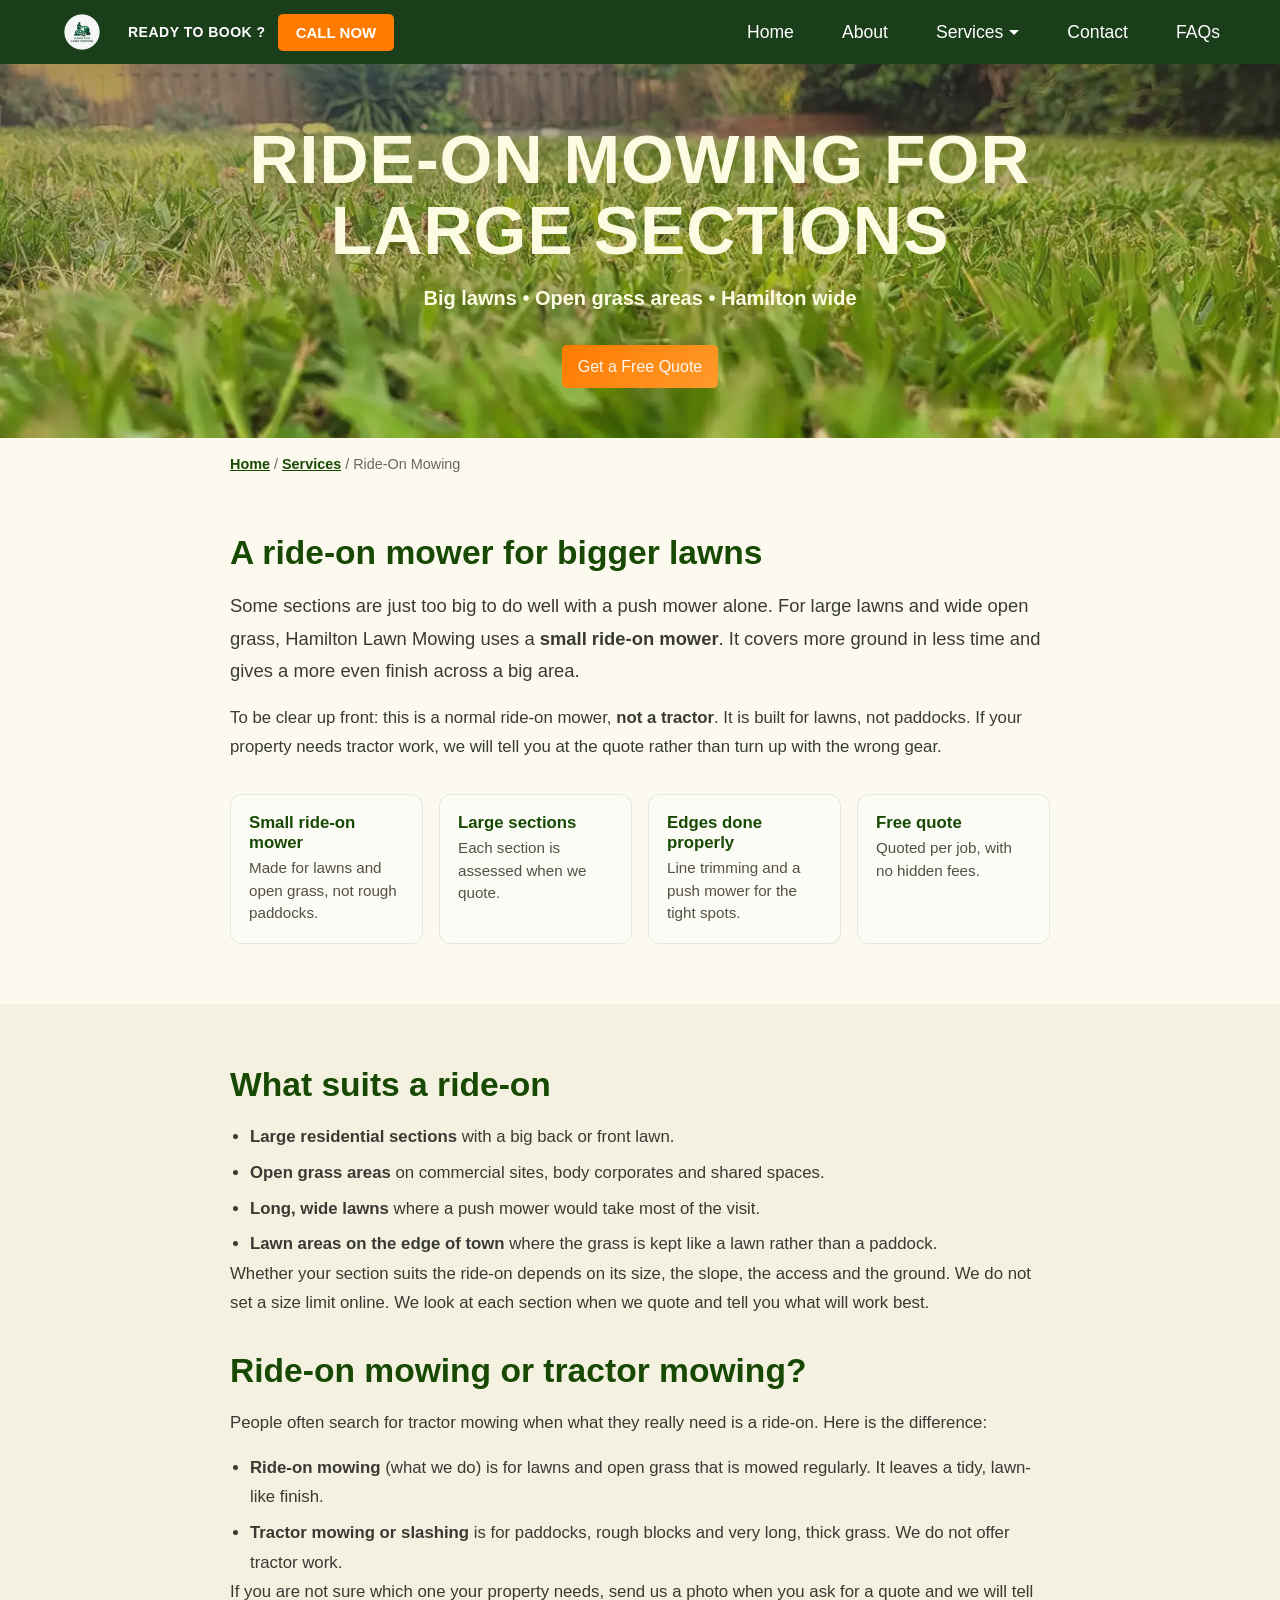
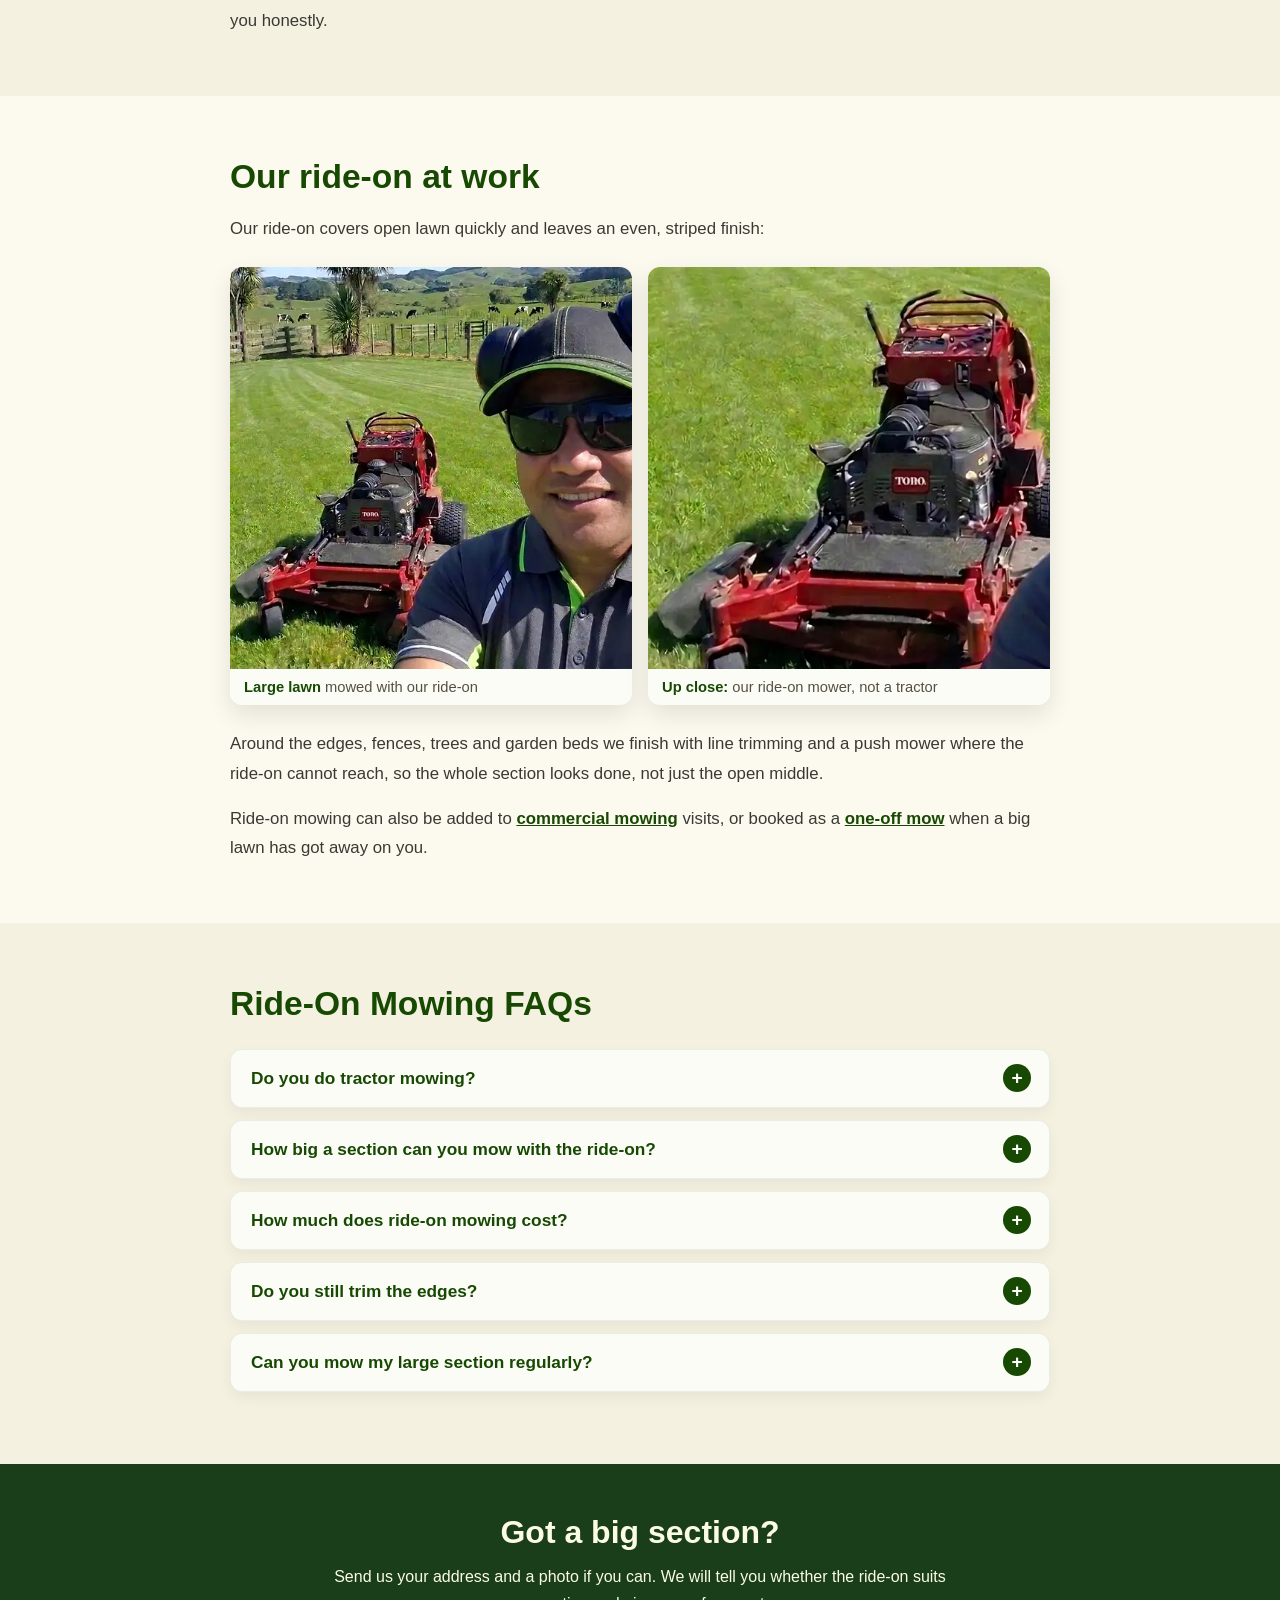
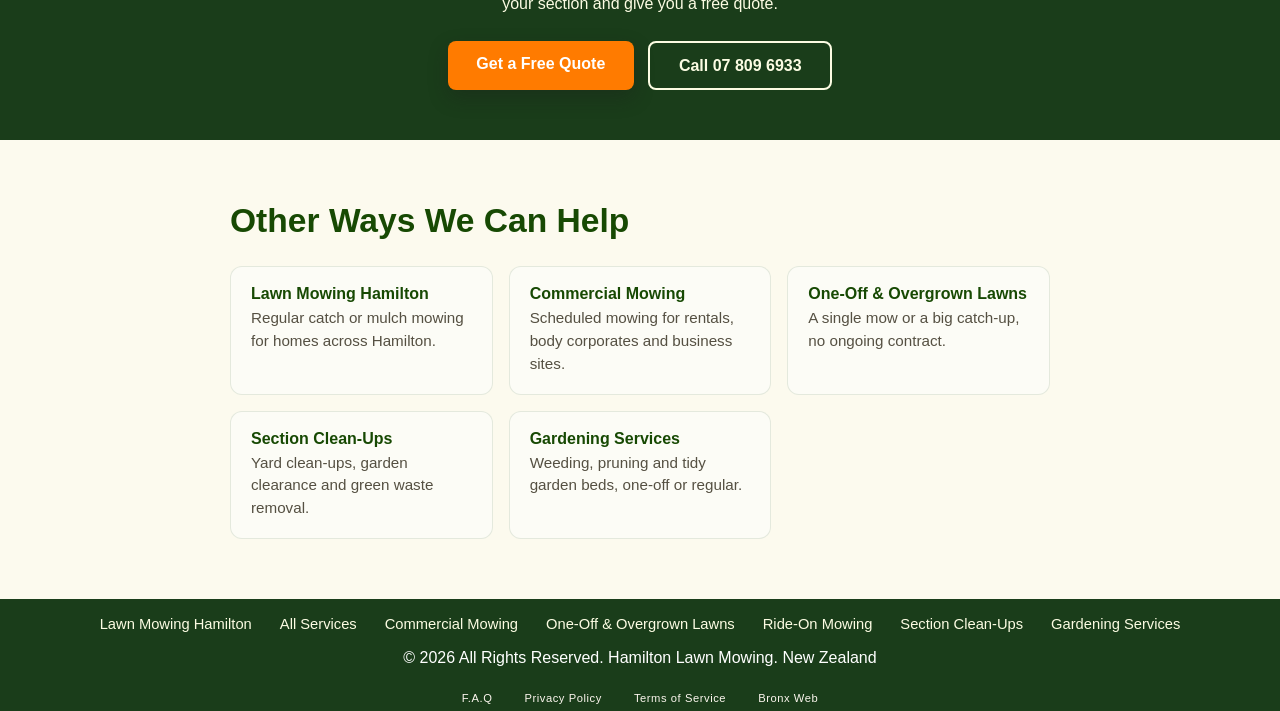
<file: ride-on-mowing.html>
<!DOCTYPE html>
<html lang="en-NZ">

<head>
    <meta charset="UTF-8">
    <meta name="viewport" content="width=device-width, initial-scale=1.0">
    <title>Ride-On Mowing for Large Sections | Hamilton Lawn Mowing</title>
    <meta name="description" content="Ride-on mowing for large sections in Hamilton. We use a small ride-on mower, not a tractor, for big lawns and open grass areas. Free quote.">
    <meta name="robots" content="index, follow">
    <link rel="canonical" href="https://hamiltonlawns.co.nz/ride-on-mowing">

    <meta property="og:type" content="website">
    <meta property="og:site_name" content="Hamilton Lawn Mowing">
    <meta property="og:title" content="Ride-On Mowing for Large Sections | Hamilton Lawn Mowing">
    <meta property="og:description" content="Ride-on mowing for large sections in Hamilton. We use a small ride-on mower, not a tractor, for big lawns and open grass areas. Free quote.">
    <meta property="og:url" content="https://hamiltonlawns.co.nz/ride-on-mowing">
    <meta property="og:image" content="https://hamiltonlawns.co.nz/images/services/ride-on-mowing-large-lawn-hamilton-lawns.webp">

    <link rel="stylesheet" href="styles.css">
    <link rel="apple-touch-icon" sizes="180x180" href="/apple-touch-icon.png">
    <link rel="icon" type="image/png" sizes="32x32" href="/favicon-32x32.png">
    <link rel="icon" type="image/png" sizes="16x16" href="/favicon-16x16.png">
    <link rel="manifest" href="/site.webmanifest">

    <!-- Google tag (gtag.js) -->
    <script async src="https://www.googletagmanager.com/gtag/js?id=G-1YB45ZMDK7"></script>
    <script>
        window.dataLayer = window.dataLayer || [];
        function gtag() { dataLayer.push(arguments); }
        gtag('js', new Date());
        gtag('config', 'G-1YB45ZMDK7');
    </script>

    <script type="application/ld+json">
{
  "@context": "https://schema.org",
  "@graph": [
    {
      "@type": "Service",
      "@id": "https://hamiltonlawns.co.nz/ride-on-mowing#service",
      "name": "Ride-on mowing for large sections in Hamilton",
      "serviceType": "Ride-on lawn mowing",
      "description": "Ride-on mowing for large sections in Hamilton. We use a small ride-on mower, not a tractor, for big lawns and open grass areas. Free quote.",
      "url": "https://hamiltonlawns.co.nz/ride-on-mowing",
      "areaServed": {
        "@type": "City",
        "name": "Hamilton",
        "sameAs": "https://en.wikipedia.org/wiki/Hamilton,_New_Zealand"
      },
      "provider": {
        "@type": "LocalBusiness",
        "name": "Hamilton Lawn Mowing",
        "url": "https://hamiltonlawns.co.nz",
        "telephone": "+6478096933",
        "image": "https://hamiltonlawns.co.nz/images/google-profile-search-pic.png",
        "address": {
          "@type": "PostalAddress",
          "streetAddress": "4/94 Norton Road",
          "addressLocality": "Frankton, Hamilton",
          "postalCode": "3204",
          "addressCountry": "NZ"
        },
        "openingHoursSpecification": [
          {
            "@type": "OpeningHoursSpecification",
            "dayOfWeek": [
              "Monday",
              "Tuesday",
              "Wednesday",
              "Thursday",
              "Friday"
            ],
            "opens": "09:00",
            "closes": "18:00"
          }
        ]
      }
    },
    {
      "@type": "FAQPage",
      "mainEntity": [
        {
          "@type": "Question",
          "name": "Do you do tractor mowing?",
          "acceptedAnswer": {
            "@type": "Answer",
            "text": "No. We use a small ride-on mower, not a tractor. It suits large lawns and open grass areas. Paddocks and rough blocks usually need a tractor, and we will tell you at the quote if that is the case."
          }
        },
        {
          "@type": "Question",
          "name": "How big a section can you mow with the ride-on?",
          "acceptedAnswer": {
            "@type": "Answer",
            "text": "There is no fixed limit. We assess each section when we quote, looking at size, slope, access and ground conditions, and tell you the best way to mow it."
          }
        },
        {
          "@type": "Question",
          "name": "How much does ride-on mowing cost?",
          "acceptedAnswer": {
            "@type": "Answer",
            "text": "Ride-on mowing is quoted per job. The price depends on the size of the section, how long the grass is and how much edging there is. The quote is free."
          }
        },
        {
          "@type": "Question",
          "name": "Do you still trim the edges?",
          "acceptedAnswer": {
            "@type": "Answer",
            "text": "Yes. We line trim along fences, paths and gardens, and use a push mower for tight areas the ride-on cannot reach."
          }
        },
        {
          "@type": "Question",
          "name": "Can you mow my large section regularly?",
          "acceptedAnswer": {
            "@type": "Answer",
            "text": "Yes. Large sections can go on a regular schedule like any other lawn, or you can book a one-off mow."
          }
        }
      ]
    },
    {
      "@type": "BreadcrumbList",
      "itemListElement": [
        {
          "@type": "ListItem",
          "position": 1,
          "name": "Home",
          "item": "https://hamiltonlawns.co.nz/"
        },
        {
          "@type": "ListItem",
          "position": 2,
          "name": "Services",
          "item": "https://hamiltonlawns.co.nz/services"
        },
        {
          "@type": "ListItem",
          "position": 3,
          "name": "Ride-On Mowing for Large Sections",
          "item": "https://hamiltonlawns.co.nz/ride-on-mowing"
        }
      ]
    }
  ]
}
    </script>
</head>

<body>
    <!-- ========== HEADER & NAVIGATION ========== -->
    <header>
        <nav class="nav-container">
            <div class="nav-logo">
                <a href="index.html">
                    <img src="images/logo-88.webp" alt="Hamilton Lawn Mowing Logo" width="44" height="44">
                </a>
            </div>

            <div class="nav-call">
                <span class="nav-call-text">READY TO BOOK ?</span>
                <a href="tel:+6478096933" class="call-now-btn">CALL NOW</a>
            </div>

            <ul class="nav-links">
                <li><a href="index.html">Home</a></li>
                <li><a href="about.html">About</a></li>
                <li class="has-dropdown"><a href="services.html">Services</a>
                    <ul class="nav-dropdown">
                        <li><a href="services.html">All Services</a></li>
                        <li><a href="commercial-lawn-mowing.html">Commercial Mowing</a></li>
                        <li><a href="one-off-lawn-mowing.html">One-Off &amp; Overgrown Lawns</a></li>
                        <li><a href="ride-on-mowing.html">Ride-On Mowing</a></li>
                        <li><a href="section-clean-ups.html">Section Clean-Ups</a></li>
                        <li><a href="gardening-services.html">Gardening Services</a></li>
                    </ul>
                </li>
                <li><a href="contact.html">Contact</a></li>
                <li><a href="faqs.html">FAQs</a></li>
            </ul>

            <button class="hamburger" aria-label="Toggle menu">
                <span></span>
                <span></span>
                <span></span>
            </button>
        </nav>

        <div class="mobile-menu">
            <ul class="mobile-nav-links">
                <li><a href="index.html">Home</a></li>
                <li><a href="about.html">About</a></li>
                <li><a href="services.html">Services</a></li>
                <li class="mobile-sub"><a href="commercial-lawn-mowing.html">Commercial Mowing</a></li>
                <li class="mobile-sub"><a href="one-off-lawn-mowing.html">One-Off &amp; Overgrown Lawns</a></li>
                <li class="mobile-sub"><a href="ride-on-mowing.html">Ride-On Mowing</a></li>
                <li class="mobile-sub"><a href="section-clean-ups.html">Section Clean-Ups</a></li>
                <li class="mobile-sub"><a href="gardening-services.html">Gardening Services</a></li>
                <li><a href="contact.html">Contact</a></li>
                <li><a href="faqs.html">F.A.Q</a></li>
            </ul>
        </div>
    </header>

    <main>
        <!-- ========== HERO ========== -->
        <section class="hero">
            <div class="hero-overlay">
                <div class="hero-content-box">
                    <h1>Ride-On Mowing for Large Sections</h1>
                    <p>Big lawns &bull; Open grass areas &bull; Hamilton wide</p>
                    <a href="contact.html" class="cta-button">Get a Free Quote</a>
                </div>
            </div>
        </section>

        <div class="page-wrap">
            <nav class="breadcrumb" aria-label="Breadcrumb">
                <a href="index.html">Home</a> / <a href="services.html">Services</a> / Ride-On Mowing
            </nav>
        </div>

        <section class="page-section">
            <div class="page-wrap">
                <h2>A ride-on mower for bigger lawns</h2>
                <p class="lead">Some sections are just too big to do well with a push mower alone. For large lawns and wide open grass, Hamilton Lawn Mowing uses a <strong>small ride-on mower</strong>. It covers more ground in less time and gives a more even finish across a big area.</p>
                <p>To be clear up front: this is a normal ride-on mower, <strong>not a tractor</strong>. It is built for lawns, not paddocks. If your property needs tractor work, we will tell you at the quote rather than turn up with the wrong gear.</p>
                <div class="fact-grid">
                    <div class="fact"><strong>Small ride-on mower</strong><span>Made for lawns and open grass, not rough paddocks.</span></div>
                    <div class="fact"><strong>Large sections</strong><span>Each section is assessed when we quote.</span></div>
                    <div class="fact"><strong>Edges done properly</strong><span>Line trimming and a push mower for the tight spots.</span></div>
                    <div class="fact"><strong>Free quote</strong><span>Quoted per job, with no hidden fees.</span></div>
                </div>
            </div>
        </section>

        <section class="page-section page-section--alt">
            <div class="page-wrap">
                <h2>What suits a ride-on</h2>
                <ul>
                    <li><strong>Large residential sections</strong> with a big back or front lawn.</li>
                    <li><strong>Open grass areas</strong> on commercial sites, body corporates and shared spaces.</li>
                    <li><strong>Long, wide lawns</strong> where a push mower would take most of the visit.</li>
                    <li><strong>Lawn areas on the edge of town</strong> where the grass is kept like a lawn rather than a paddock.</li>
                </ul>
                <p>Whether your section suits the ride-on depends on its size, the slope, the access and the ground. We do not set a size limit online. We look at each section when we quote and tell you what will work best.</p>

                <h2 style="margin-top:2rem">Ride-on mowing or tractor mowing?</h2>
                <p>People often search for tractor mowing when what they really need is a ride-on. Here is the difference:</p>
                <ul>
                    <li><strong>Ride-on mowing</strong> (what we do) is for lawns and open grass that is mowed regularly. It leaves a tidy, lawn-like finish.</li>
                    <li><strong>Tractor mowing or slashing</strong> is for paddocks, rough blocks and very long, thick grass. We do not offer tractor work.</li>
                </ul>
                <p>If you are not sure which one your property needs, send us a photo when you ask for a quote and we will tell you honestly.</p>
            </div>
        </section>

        <section class="page-section">
            <div class="page-wrap">
                <h2>Our ride-on at work</h2>
                <p>Our ride-on covers open lawn quickly and leaves an even, striped finish:</p>
                <div class="ba-grid">
                    <figure>
                        <img src="images/services/ride-on-mowing-large-lawn-hamilton-lawns.webp" alt="Hamilton Lawn Mowing ride-on mower on a freshly striped large lawn, with one of our team" width="540" height="540" loading="lazy" decoding="async">
                        <figcaption><b>Large lawn</b> mowed with our ride-on</figcaption>
                    </figure>
                    <figure>
                        <img src="images/services/ride-on-mower-closeup-hamilton-lawns.webp" alt="Close view of the Hamilton Lawn Mowing ride-on mower on a striped lawn" width="540" height="540" loading="lazy" decoding="async">
                        <figcaption><b>Up close:</b> our ride-on mower, not a tractor</figcaption>
                    </figure>
                </div>
                <p style="margin-top:1.5rem">Around the edges, fences, trees and garden beds we finish with line trimming and a push mower where the ride-on cannot reach, so the whole section looks done, not just the open middle.</p>
                <p>Ride-on mowing can also be added to <a href="commercial-lawn-mowing.html">commercial mowing</a> visits, or booked as a <a href="one-off-lawn-mowing.html">one-off mow</a> when a big lawn has got away on you.</p>
            </div>
        </section>

        <!-- ========== FAQ ========== -->
        <section class="page-section page-section--alt">
            <div class="page-wrap">
                <h2>Ride-On Mowing FAQs</h2>
                <div class="faq-list">
                    <details>
                        <summary>Do you do tractor mowing?</summary>
                        <p>No. We use a small ride-on mower, not a tractor. It suits large lawns and open grass areas. Paddocks and rough blocks usually need a tractor, and we will tell you at the quote if that is the case.</p>
                    </details>
                    <details>
                        <summary>How big a section can you mow with the ride-on?</summary>
                        <p>There is no fixed limit. We assess each section when we quote, looking at size, slope, access and ground conditions, and tell you the best way to mow it.</p>
                    </details>
                    <details>
                        <summary>How much does ride-on mowing cost?</summary>
                        <p>Ride-on mowing is quoted per job. The price depends on the size of the section, how long the grass is and how much edging there is. The quote is free.</p>
                    </details>
                    <details>
                        <summary>Do you still trim the edges?</summary>
                        <p>Yes. We line trim along fences, paths and gardens, and use a push mower for tight areas the ride-on cannot reach.</p>
                    </details>
                    <details>
                        <summary>Can you mow my large section regularly?</summary>
                        <p>Yes. Large sections can go on a regular schedule like any other lawn, or you can book a one-off mow.</p>
                    </details>
                </div>
            </div>
        </section>

        <!-- ========== CALL TO ACTION ========== -->
        <section class="cta-band">
            <h2>Got a big section?</h2>
            <p>Send us your address and a photo if you can. We will tell you whether the ride-on suits your section and give you a free quote.</p>
            <div class="cta-actions">
                <a href="contact.html" class="service-btn">Get a Free Quote</a>
                <a href="tel:+6478096933" class="cta-call">Call 07 809 6933</a>
            </div>
        </section>

        <!-- ========== RELATED SERVICES ========== -->
        <section class="page-section">
            <div class="page-wrap">
                <h2>Other Ways We Can Help</h2>
                <div class="related-grid">
                    <a href="index.html"><strong>Lawn Mowing Hamilton</strong><span>Regular catch or mulch mowing for homes across Hamilton.</span></a>
                    <a href="commercial-lawn-mowing.html"><strong>Commercial Mowing</strong><span>Scheduled mowing for rentals, body corporates and business sites.</span></a>
                    <a href="one-off-lawn-mowing.html"><strong>One-Off &amp; Overgrown Lawns</strong><span>A single mow or a big catch-up, no ongoing contract.</span></a>
                    <a href="section-clean-ups.html"><strong>Section Clean-Ups</strong><span>Yard clean-ups, garden clearance and green waste removal.</span></a>
                    <a href="gardening-services.html"><strong>Gardening Services</strong><span>Weeding, pruning and tidy garden beds, one-off or regular.</span></a>
                </div>
            </div>
        </section>
    </main>

    <!-- ========== FOOTER ========== -->
    <footer>
        <div class="container">
            <ul class="footer-services">
                <li><a href="index.html">Lawn Mowing Hamilton</a></li>
                <li><a href="services.html">All Services</a></li>
                <li><a href="commercial-lawn-mowing.html">Commercial Mowing</a></li>
                <li><a href="one-off-lawn-mowing.html">One-Off &amp; Overgrown Lawns</a></li>
                <li><a href="ride-on-mowing.html">Ride-On Mowing</a></li>
                <li><a href="section-clean-ups.html">Section Clean-Ups</a></li>
                <li><a href="gardening-services.html">Gardening Services</a></li>
            </ul>
            <p>&copy; 2026 All Rights Reserved. Hamilton Lawn Mowing. New Zealand</p>
        </div>
    </footer>

    <div class="legal-menu">
        <div class="container">
            <ul>
                <li><a href="faqs.html">F.A.Q</a></li>
                <li><a href="privacy-policy.html">Privacy Policy</a></li>
                <li><a href="terms-of-services.html">Terms of Service</a></li>
                <li><a href="https://bronxweb.nz" target="_blank" rel="noopener">Bronx Web</a></li>
            </ul>
        </div>
    </div>

    <!-- ========== HAMBURGER MENU SCRIPT ========== -->
    <script>
        (function () {
            var hamburger = document.querySelector(".hamburger");
            var mobileMenu = document.querySelector(".mobile-menu");
            function close() {
                hamburger.classList.remove("active");
                mobileMenu.classList.remove("active");
                document.body.classList.remove("menu-open");
            }
            hamburger.addEventListener("click", function () {
                hamburger.classList.toggle("active");
                mobileMenu.classList.toggle("active");
                document.body.classList.toggle("menu-open");
            });
            mobileMenu.addEventListener("click", function (e) { if (e.target === mobileMenu) close(); });
            mobileMenu.querySelectorAll("a").forEach(function (a) { a.addEventListener("click", close); });
        })();
    </script>
</body>

</html>
</file>
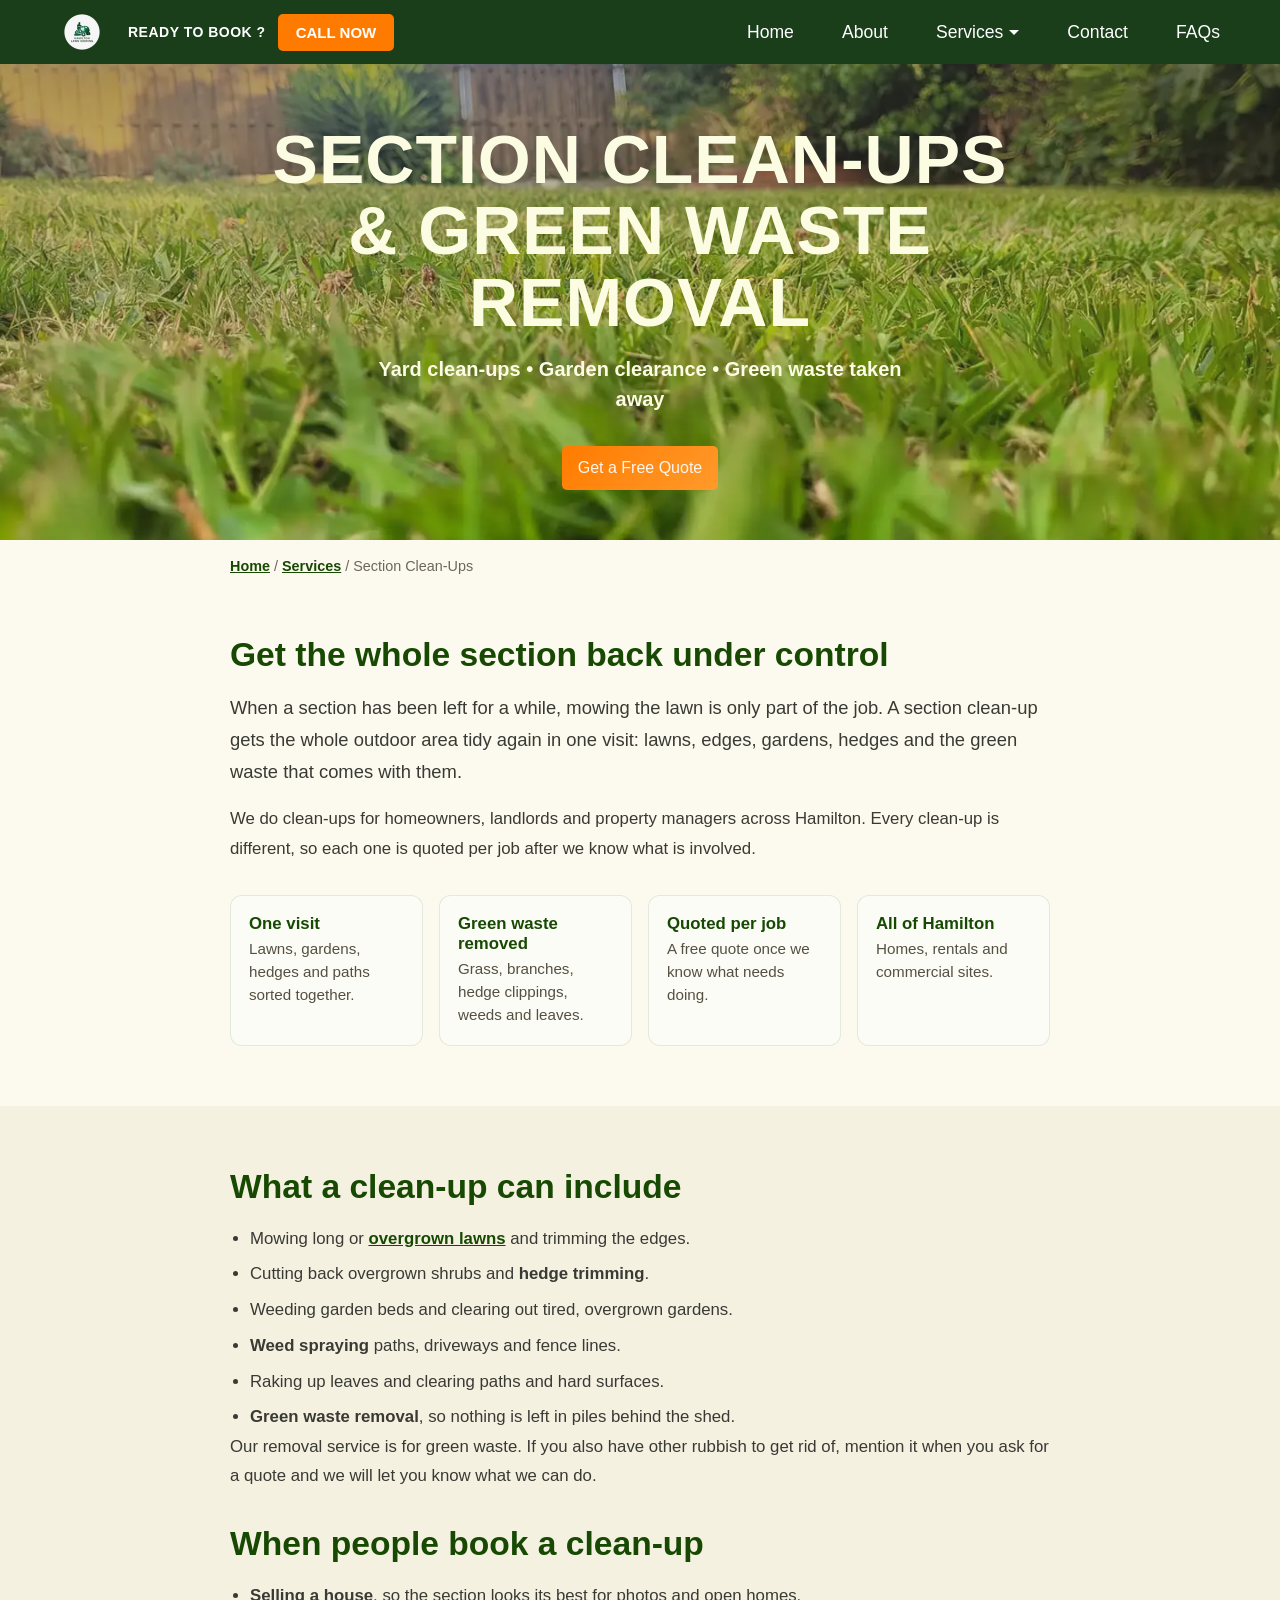
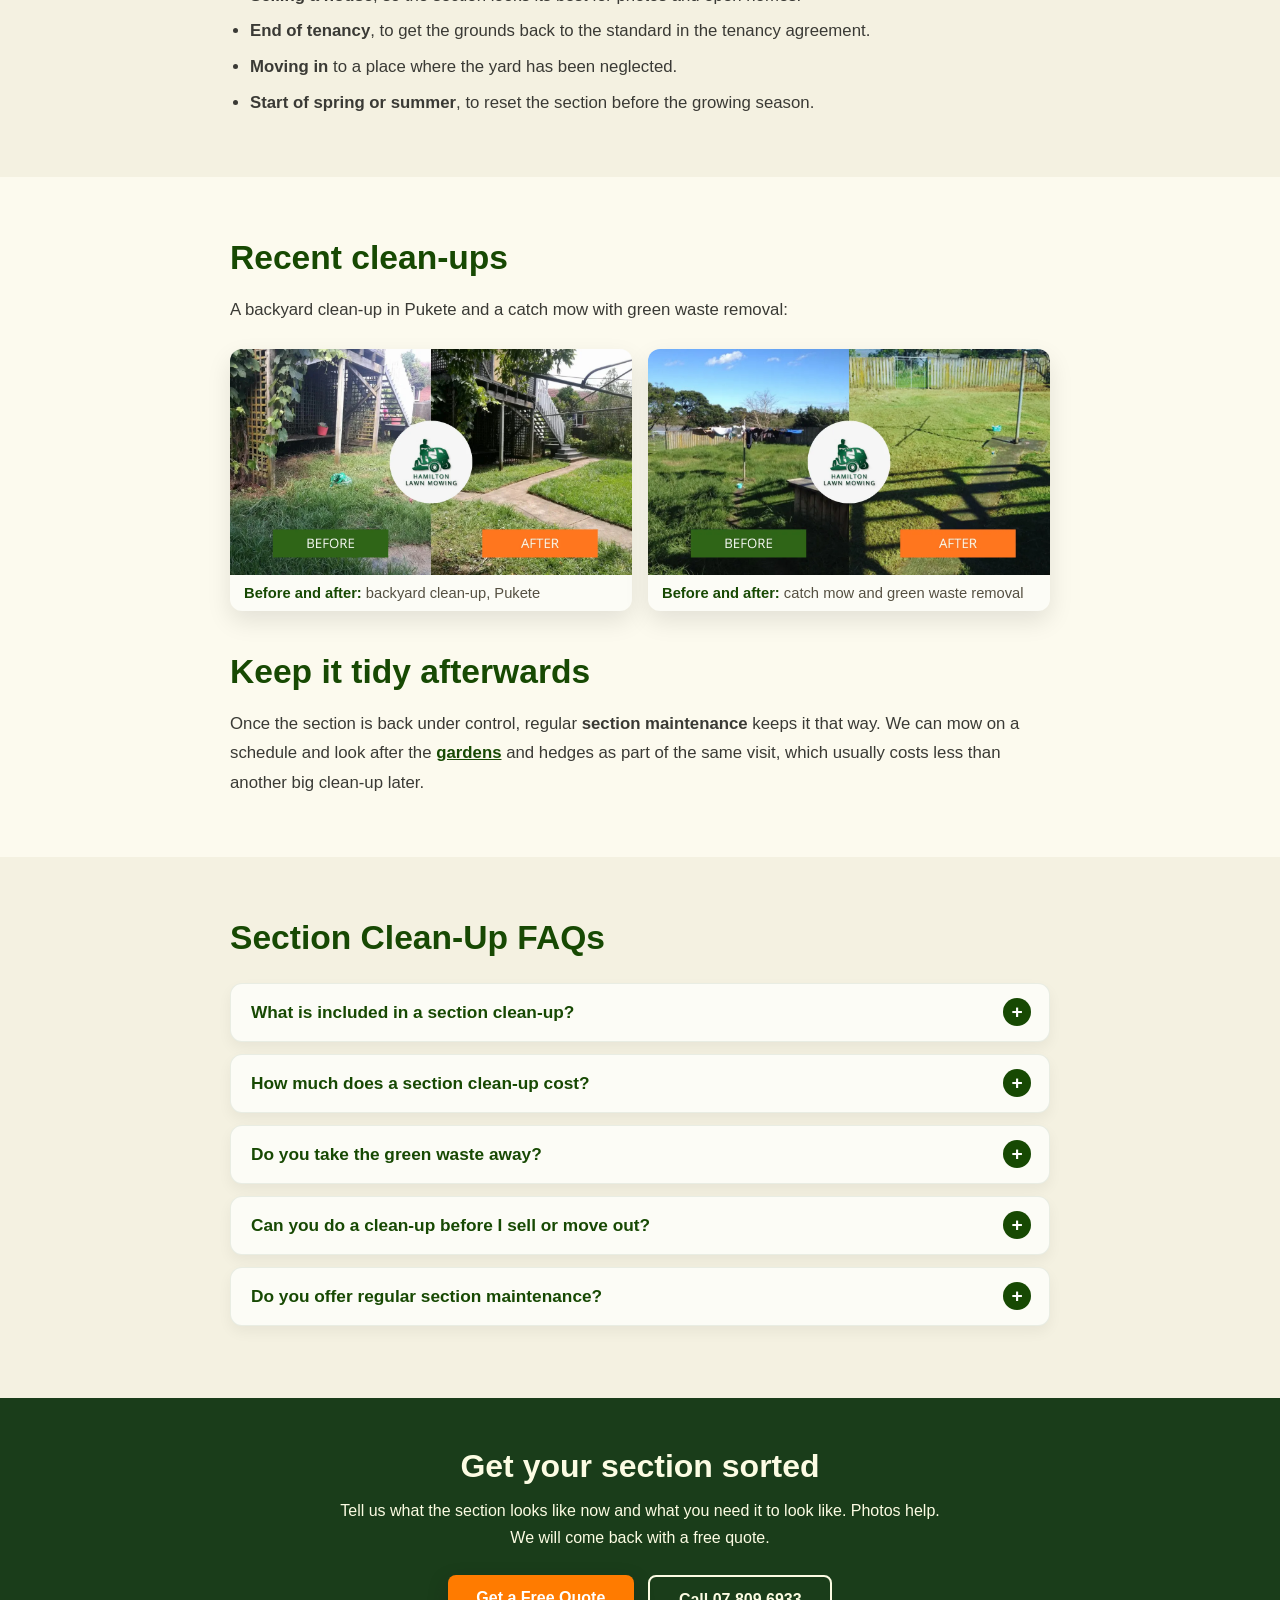
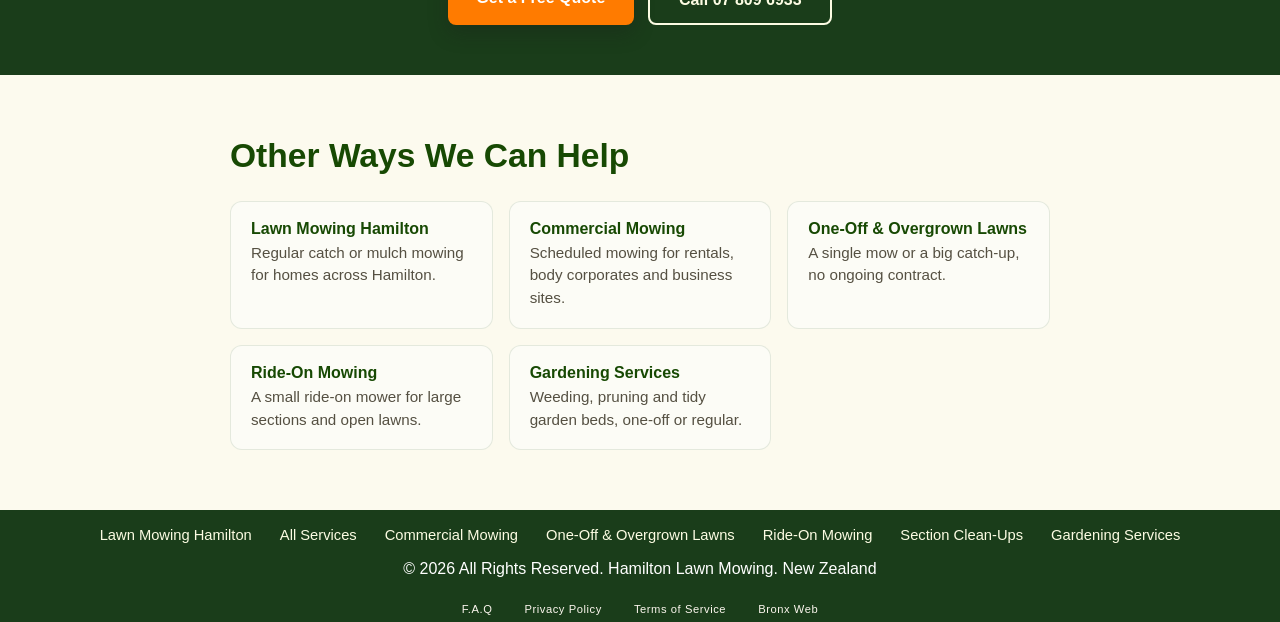
<file: section-clean-ups.html>
<!DOCTYPE html>
<html lang="en-NZ">

<head>
    <meta charset="UTF-8">
    <meta name="viewport" content="width=device-width, initial-scale=1.0">
    <title>Section Clean-Ups &amp; Green Waste Removal Hamilton</title>
    <meta name="description" content="Section clean-ups, yard tidy-ups, garden clearance and green waste removal in Hamilton. Ideal before selling or moving out. Quoted per job.">
    <meta name="robots" content="index, follow">
    <link rel="canonical" href="https://hamiltonlawns.co.nz/section-clean-ups">

    <meta property="og:type" content="website">
    <meta property="og:site_name" content="Hamilton Lawn Mowing">
    <meta property="og:title" content="Section Clean-Ups &amp; Green Waste Removal Hamilton">
    <meta property="og:description" content="Section clean-ups, yard tidy-ups, garden clearance and green waste removal in Hamilton. Ideal before selling or moving out. Quoted per job.">
    <meta property="og:url" content="https://hamiltonlawns.co.nz/section-clean-ups">
    <meta property="og:image" content="https://hamiltonlawns.co.nz/images/b4-after-3.webp">

    <link rel="stylesheet" href="styles.css">
    <link rel="apple-touch-icon" sizes="180x180" href="/apple-touch-icon.png">
    <link rel="icon" type="image/png" sizes="32x32" href="/favicon-32x32.png">
    <link rel="icon" type="image/png" sizes="16x16" href="/favicon-16x16.png">
    <link rel="manifest" href="/site.webmanifest">

    <!-- Google tag (gtag.js) -->
    <script async src="https://www.googletagmanager.com/gtag/js?id=G-1YB45ZMDK7"></script>
    <script>
        window.dataLayer = window.dataLayer || [];
        function gtag() { dataLayer.push(arguments); }
        gtag('js', new Date());
        gtag('config', 'G-1YB45ZMDK7');
    </script>

    <script type="application/ld+json">
{
  "@context": "https://schema.org",
  "@graph": [
    {
      "@type": "Service",
      "@id": "https://hamiltonlawns.co.nz/section-clean-ups#service",
      "name": "Section clean-ups and green waste removal in Hamilton",
      "serviceType": "Yard clean-up and green waste removal",
      "description": "Section clean-ups, yard tidy-ups, garden clearance and green waste removal in Hamilton. Ideal before selling or moving out. Quoted per job.",
      "url": "https://hamiltonlawns.co.nz/section-clean-ups",
      "areaServed": {
        "@type": "City",
        "name": "Hamilton",
        "sameAs": "https://en.wikipedia.org/wiki/Hamilton,_New_Zealand"
      },
      "provider": {
        "@type": "LocalBusiness",
        "name": "Hamilton Lawn Mowing",
        "url": "https://hamiltonlawns.co.nz",
        "telephone": "+6478096933",
        "image": "https://hamiltonlawns.co.nz/images/google-profile-search-pic.png",
        "address": {
          "@type": "PostalAddress",
          "streetAddress": "4/94 Norton Road",
          "addressLocality": "Frankton, Hamilton",
          "postalCode": "3204",
          "addressCountry": "NZ"
        },
        "openingHoursSpecification": [
          {
            "@type": "OpeningHoursSpecification",
            "dayOfWeek": [
              "Monday",
              "Tuesday",
              "Wednesday",
              "Thursday",
              "Friday"
            ],
            "opens": "09:00",
            "closes": "18:00"
          }
        ]
      }
    },
    {
      "@type": "FAQPage",
      "mainEntity": [
        {
          "@type": "Question",
          "name": "What is included in a section clean-up?",
          "acceptedAnswer": {
            "@type": "Answer",
            "text": "It depends on what your section needs. A clean-up can include mowing, edging, hedge trimming, weeding, weed spraying, clearing leaves and removing the green waste. We confirm exactly what is included in your quote."
          }
        },
        {
          "@type": "Question",
          "name": "How much does a section clean-up cost?",
          "acceptedAnswer": {
            "@type": "Answer",
            "text": "Clean-ups are quoted per job because every section is different. The price depends on the size of the area, how overgrown it is and how much green waste there is. The quote is free."
          }
        },
        {
          "@type": "Question",
          "name": "Do you take the green waste away?",
          "acceptedAnswer": {
            "@type": "Answer",
            "text": "Yes. We remove green waste such as grass clippings, branches, hedge trimmings, weeds and leaves. Green waste removal is quoted per job."
          }
        },
        {
          "@type": "Question",
          "name": "Can you do a clean-up before I sell or move out?",
          "acceptedAnswer": {
            "@type": "Answer",
            "text": "Yes. Clean-ups before a sale or at the end of a tenancy are common jobs for us. Let us know your deadline when you ask for a quote."
          }
        },
        {
          "@type": "Question",
          "name": "Do you offer regular section maintenance?",
          "acceptedAnswer": {
            "@type": "Answer",
            "text": "Yes. After a clean-up we can mow and maintain the section on a regular schedule so it stays tidy."
          }
        }
      ]
    },
    {
      "@type": "BreadcrumbList",
      "itemListElement": [
        {
          "@type": "ListItem",
          "position": 1,
          "name": "Home",
          "item": "https://hamiltonlawns.co.nz/"
        },
        {
          "@type": "ListItem",
          "position": 2,
          "name": "Services",
          "item": "https://hamiltonlawns.co.nz/services"
        },
        {
          "@type": "ListItem",
          "position": 3,
          "name": "Section Clean-Ups & Green Waste Removal",
          "item": "https://hamiltonlawns.co.nz/section-clean-ups"
        }
      ]
    }
  ]
}
    </script>
</head>

<body>
    <!-- ========== HEADER & NAVIGATION ========== -->
    <header>
        <nav class="nav-container">
            <div class="nav-logo">
                <a href="index.html">
                    <img src="images/logo-88.webp" alt="Hamilton Lawn Mowing Logo" width="44" height="44">
                </a>
            </div>

            <div class="nav-call">
                <span class="nav-call-text">READY TO BOOK ?</span>
                <a href="tel:+6478096933" class="call-now-btn">CALL NOW</a>
            </div>

            <ul class="nav-links">
                <li><a href="index.html">Home</a></li>
                <li><a href="about.html">About</a></li>
                <li class="has-dropdown"><a href="services.html">Services</a>
                    <ul class="nav-dropdown">
                        <li><a href="services.html">All Services</a></li>
                        <li><a href="commercial-lawn-mowing.html">Commercial Mowing</a></li>
                        <li><a href="one-off-lawn-mowing.html">One-Off &amp; Overgrown Lawns</a></li>
                        <li><a href="ride-on-mowing.html">Ride-On Mowing</a></li>
                        <li><a href="section-clean-ups.html">Section Clean-Ups</a></li>
                        <li><a href="gardening-services.html">Gardening Services</a></li>
                    </ul>
                </li>
                <li><a href="contact.html">Contact</a></li>
                <li><a href="faqs.html">FAQs</a></li>
            </ul>

            <button class="hamburger" aria-label="Toggle menu">
                <span></span>
                <span></span>
                <span></span>
            </button>
        </nav>

        <div class="mobile-menu">
            <ul class="mobile-nav-links">
                <li><a href="index.html">Home</a></li>
                <li><a href="about.html">About</a></li>
                <li><a href="services.html">Services</a></li>
                <li class="mobile-sub"><a href="commercial-lawn-mowing.html">Commercial Mowing</a></li>
                <li class="mobile-sub"><a href="one-off-lawn-mowing.html">One-Off &amp; Overgrown Lawns</a></li>
                <li class="mobile-sub"><a href="ride-on-mowing.html">Ride-On Mowing</a></li>
                <li class="mobile-sub"><a href="section-clean-ups.html">Section Clean-Ups</a></li>
                <li class="mobile-sub"><a href="gardening-services.html">Gardening Services</a></li>
                <li><a href="contact.html">Contact</a></li>
                <li><a href="faqs.html">F.A.Q</a></li>
            </ul>
        </div>
    </header>

    <main>
        <!-- ========== HERO ========== -->
        <section class="hero">
            <div class="hero-overlay">
                <div class="hero-content-box">
                    <h1>Section Clean-Ups &amp; Green Waste Removal</h1>
                    <p>Yard clean-ups &bull; Garden clearance &bull; Green waste taken away</p>
                    <a href="contact.html" class="cta-button">Get a Free Quote</a>
                </div>
            </div>
        </section>

        <div class="page-wrap">
            <nav class="breadcrumb" aria-label="Breadcrumb">
                <a href="index.html">Home</a> / <a href="services.html">Services</a> / Section Clean-Ups
            </nav>
        </div>

        <section class="page-section">
            <div class="page-wrap">
                <h2>Get the whole section back under control</h2>
                <p class="lead">When a section has been left for a while, mowing the lawn is only part of the job. A section clean-up gets the whole outdoor area tidy again in one visit: lawns, edges, gardens, hedges and the green waste that comes with them.</p>
                <p>We do clean-ups for homeowners, landlords and property managers across Hamilton. Every clean-up is different, so each one is quoted per job after we know what is involved.</p>
                <div class="fact-grid">
                    <div class="fact"><strong>One visit</strong><span>Lawns, gardens, hedges and paths sorted together.</span></div>
                    <div class="fact"><strong>Green waste removed</strong><span>Grass, branches, hedge clippings, weeds and leaves.</span></div>
                    <div class="fact"><strong>Quoted per job</strong><span>A free quote once we know what needs doing.</span></div>
                    <div class="fact"><strong>All of Hamilton</strong><span>Homes, rentals and commercial sites.</span></div>
                </div>
            </div>
        </section>

        <section class="page-section page-section--alt">
            <div class="page-wrap">
                <h2>What a clean-up can include</h2>
                <ul>
                    <li>Mowing long or <a href="one-off-lawn-mowing.html">overgrown lawns</a> and trimming the edges.</li>
                    <li>Cutting back overgrown shrubs and <strong>hedge trimming</strong>.</li>
                    <li>Weeding garden beds and clearing out tired, overgrown gardens.</li>
                    <li><strong>Weed spraying</strong> paths, driveways and fence lines.</li>
                    <li>Raking up leaves and clearing paths and hard surfaces.</li>
                    <li><strong>Green waste removal</strong>, so nothing is left in piles behind the shed.</li>
                </ul>
                <p>Our removal service is for green waste. If you also have other rubbish to get rid of, mention it when you ask for a quote and we will let you know what we can do.</p>

                <h2 style="margin-top:2rem">When people book a clean-up</h2>
                <ul>
                    <li><strong>Selling a house</strong>, so the section looks its best for photos and open homes.</li>
                    <li><strong>End of tenancy</strong>, to get the grounds back to the standard in the tenancy agreement.</li>
                    <li><strong>Moving in</strong> to a place where the yard has been neglected.</li>
                    <li><strong>Start of spring or summer</strong>, to reset the section before the growing season.</li>
                </ul>
            </div>
        </section>

        <section class="page-section">
            <div class="page-wrap">
                <h2>Recent clean-ups</h2>
                <p>A backyard clean-up in Pukete and a catch mow with green waste removal:</p>
                <div class="ba-grid">
                    <figure>
                        <img src="images/b4-after-3.webp" alt="Before and after backyard clean-up in Pukete, Hamilton" width="1280" height="720" loading="lazy" decoding="async" style="aspect-ratio:16/9">
                        <figcaption><b>Before and after:</b> backyard clean-up, Pukete</figcaption>
                    </figure>
                    <figure>
                        <img src="images/b4-after-2.webp" alt="Before and after catch mow with green waste removal in Hamilton" width="1280" height="720" loading="lazy" decoding="async" style="aspect-ratio:16/9">
                        <figcaption><b>Before and after:</b> catch mow and green waste removal</figcaption>
                    </figure>
                </div>

                <h2 style="margin-top:2.5rem">Keep it tidy afterwards</h2>
                <p>Once the section is back under control, regular <strong>section maintenance</strong> keeps it that way. We can mow on a schedule and look after the <a href="gardening-services.html">gardens</a> and hedges as part of the same visit, which usually costs less than another big clean-up later.</p>
            </div>
        </section>

        <!-- ========== FAQ ========== -->
        <section class="page-section page-section--alt">
            <div class="page-wrap">
                <h2>Section Clean-Up FAQs</h2>
                <div class="faq-list">
                    <details>
                        <summary>What is included in a section clean-up?</summary>
                        <p>It depends on what your section needs. A clean-up can include mowing, edging, hedge trimming, weeding, weed spraying, clearing leaves and removing the green waste. We confirm exactly what is included in your quote.</p>
                    </details>
                    <details>
                        <summary>How much does a section clean-up cost?</summary>
                        <p>Clean-ups are quoted per job because every section is different. The price depends on the size of the area, how overgrown it is and how much green waste there is. The quote is free.</p>
                    </details>
                    <details>
                        <summary>Do you take the green waste away?</summary>
                        <p>Yes. We remove green waste such as grass clippings, branches, hedge trimmings, weeds and leaves. Green waste removal is quoted per job.</p>
                    </details>
                    <details>
                        <summary>Can you do a clean-up before I sell or move out?</summary>
                        <p>Yes. Clean-ups before a sale or at the end of a tenancy are common jobs for us. Let us know your deadline when you ask for a quote.</p>
                    </details>
                    <details>
                        <summary>Do you offer regular section maintenance?</summary>
                        <p>Yes. After a clean-up we can mow and maintain the section on a regular schedule so it stays tidy.</p>
                    </details>
                </div>
            </div>
        </section>

        <!-- ========== CALL TO ACTION ========== -->
        <section class="cta-band">
            <h2>Get your section sorted</h2>
            <p>Tell us what the section looks like now and what you need it to look like. Photos help. We will come back with a free quote.</p>
            <div class="cta-actions">
                <a href="contact.html" class="service-btn">Get a Free Quote</a>
                <a href="tel:+6478096933" class="cta-call">Call 07 809 6933</a>
            </div>
        </section>

        <!-- ========== RELATED SERVICES ========== -->
        <section class="page-section">
            <div class="page-wrap">
                <h2>Other Ways We Can Help</h2>
                <div class="related-grid">
                    <a href="index.html"><strong>Lawn Mowing Hamilton</strong><span>Regular catch or mulch mowing for homes across Hamilton.</span></a>
                    <a href="commercial-lawn-mowing.html"><strong>Commercial Mowing</strong><span>Scheduled mowing for rentals, body corporates and business sites.</span></a>
                    <a href="one-off-lawn-mowing.html"><strong>One-Off &amp; Overgrown Lawns</strong><span>A single mow or a big catch-up, no ongoing contract.</span></a>
                    <a href="ride-on-mowing.html"><strong>Ride-On Mowing</strong><span>A small ride-on mower for large sections and open lawns.</span></a>
                    <a href="gardening-services.html"><strong>Gardening Services</strong><span>Weeding, pruning and tidy garden beds, one-off or regular.</span></a>
                </div>
            </div>
        </section>
    </main>

    <!-- ========== FOOTER ========== -->
    <footer>
        <div class="container">
            <ul class="footer-services">
                <li><a href="index.html">Lawn Mowing Hamilton</a></li>
                <li><a href="services.html">All Services</a></li>
                <li><a href="commercial-lawn-mowing.html">Commercial Mowing</a></li>
                <li><a href="one-off-lawn-mowing.html">One-Off &amp; Overgrown Lawns</a></li>
                <li><a href="ride-on-mowing.html">Ride-On Mowing</a></li>
                <li><a href="section-clean-ups.html">Section Clean-Ups</a></li>
                <li><a href="gardening-services.html">Gardening Services</a></li>
            </ul>
            <p>&copy; 2026 All Rights Reserved. Hamilton Lawn Mowing. New Zealand</p>
        </div>
    </footer>

    <div class="legal-menu">
        <div class="container">
            <ul>
                <li><a href="faqs.html">F.A.Q</a></li>
                <li><a href="privacy-policy.html">Privacy Policy</a></li>
                <li><a href="terms-of-services.html">Terms of Service</a></li>
                <li><a href="https://bronxweb.nz" target="_blank" rel="noopener">Bronx Web</a></li>
            </ul>
        </div>
    </div>

    <!-- ========== HAMBURGER MENU SCRIPT ========== -->
    <script>
        (function () {
            var hamburger = document.querySelector(".hamburger");
            var mobileMenu = document.querySelector(".mobile-menu");
            function close() {
                hamburger.classList.remove("active");
                mobileMenu.classList.remove("active");
                document.body.classList.remove("menu-open");
            }
            hamburger.addEventListener("click", function () {
                hamburger.classList.toggle("active");
                mobileMenu.classList.toggle("active");
                document.body.classList.toggle("menu-open");
            });
            mobileMenu.addEventListener("click", function (e) { if (e.target === mobileMenu) close(); });
            mobileMenu.querySelectorAll("a").forEach(function (a) { a.addEventListener("click", close); });
        })();
    </script>
</body>

</html>
</file>
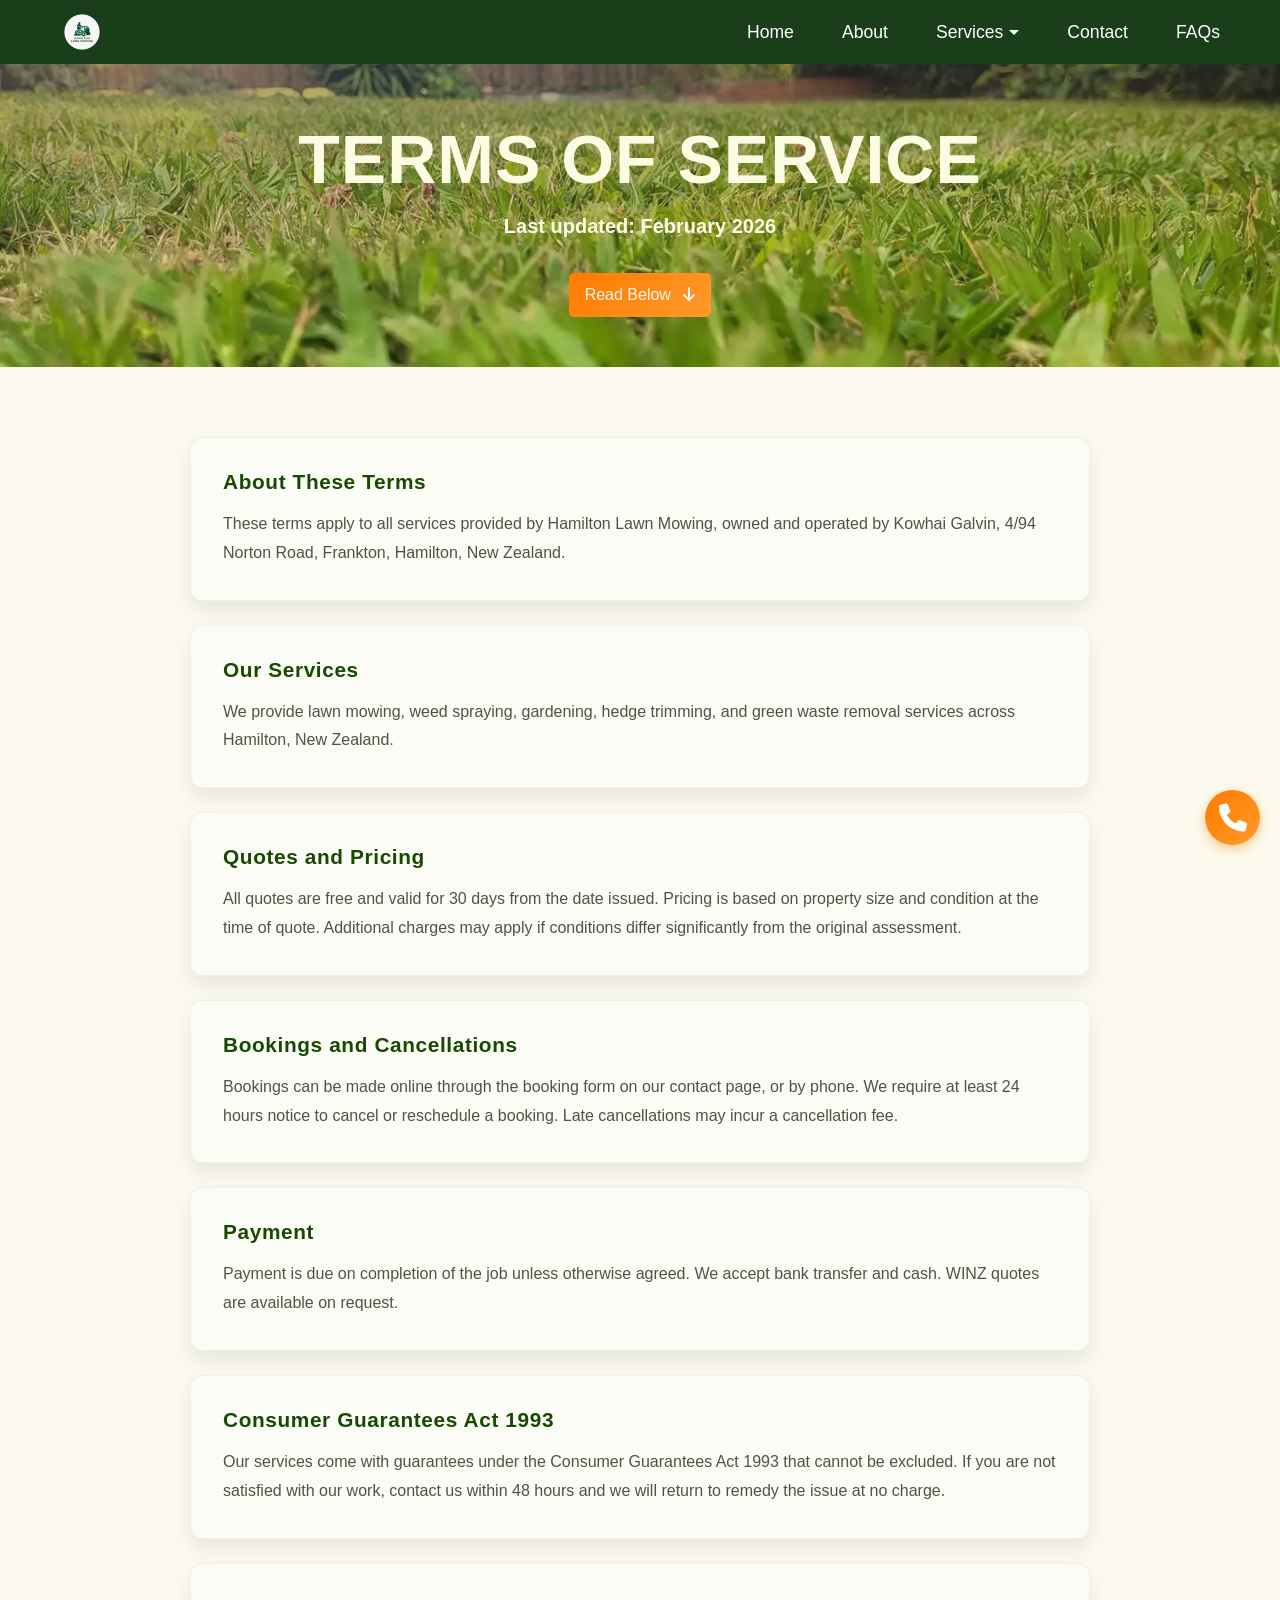
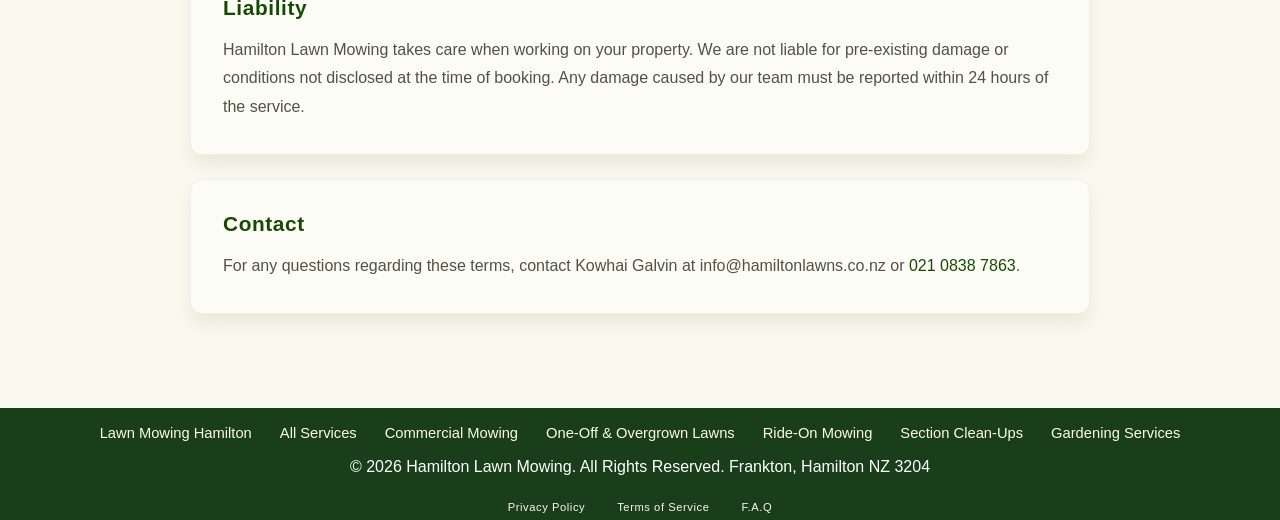
<file: terms-of-services.html>
<!DOCTYPE html>
<html lang="en">

<head>
    <!-- Google tag (gtag.js) -->
    <script async src="https://www.googletagmanager.com/gtag/js?id=G-1YB45ZMDK7"></script>
    <script>
        window.dataLayer = window.dataLayer || [];
        function gtag() { dataLayer.push(arguments); }
        gtag('js', new Date());

        gtag('config', 'G-1YB45ZMDK7');
    </script>

    <meta charset="UTF-8">
    <meta name="robots" content="index, follow">
    <meta name="viewport" content="width=device-width, initial-scale=1.0">
    <title>Terms of Service | Hamilton Lawn Mowing</title>
    <meta name="description" content="Terms of service for Hamilton Lawn Mowing. Professional lawn mowing and property maintenance services in Hamilton, NZ.">
    <link rel="stylesheet" href="styles.css">
    <link rel="stylesheet" href="https://cdnjs.cloudflare.com/ajax/libs/font-awesome/6.0.0/css/all.min.css">
    <link rel="apple-touch-icon" sizes="180x180" href="/apple-touch-icon.png">
    <link rel="icon" type="image/png" sizes="32x32" href="/favicon-32x32.png">
    <link rel="icon" type="image/png" sizes="16x16" href="/favicon-16x16.png">
    <link rel="manifest" href="/site.webmanifest">

<body>
    <!-- ========== HEADER & NAVIGATION ========== -->
    <header>
        <nav class="nav-container">
            <div class="nav-logo">
                <a href="index.html">
                    <img src="images/logo-88.webp" alt="Hamilton Lawn Mowing Logo" width="44" height="44">
                </a>
            </div>

            <!-- Desktop Navigation -->
            <ul class="nav-links">
                <li><a href="index.html">Home</a></li>
                <li><a href="about.html">About</a></li>
                <li class="has-dropdown"><a href="services.html">Services</a>
                    <ul class="nav-dropdown">
                        <li><a href="services.html">All Services</a></li>
                        <li><a href="commercial-lawn-mowing.html">Commercial Mowing</a></li>
                        <li><a href="one-off-lawn-mowing.html">One-Off &amp; Overgrown Lawns</a></li>
                        <li><a href="ride-on-mowing.html">Ride-On Mowing</a></li>
                        <li><a href="section-clean-ups.html">Section Clean-Ups</a></li>
                        <li><a href="gardening-services.html">Gardening Services</a></li>
                    </ul>
                </li>
                <li><a href="contact.html">Contact</a></li>
                <li><a href="faqs.html">FAQs</a></li>
            </ul>

            <!-- Mobile Hamburger -->
            <button class="hamburger" aria-label="Toggle menu">
                <span></span>
                <span></span>
                <span></span>
            </button>
        </nav>

        <!-- Mobile Menu Overlay -->
        <div class="mobile-menu">
            <ul class="mobile-nav-links">
                <li><a href="index.html">Home</a></li>
                <li><a href="about.html">About</a></li>
                <li><a href="services.html">Services</a></li>
                <li class="mobile-sub"><a href="commercial-lawn-mowing.html">Commercial Mowing</a></li>
                <li class="mobile-sub"><a href="one-off-lawn-mowing.html">One-Off &amp; Overgrown Lawns</a></li>
                <li class="mobile-sub"><a href="ride-on-mowing.html">Ride-On Mowing</a></li>
                <li class="mobile-sub"><a href="section-clean-ups.html">Section Clean-Ups</a></li>
                <li class="mobile-sub"><a href="gardening-services.html">Gardening Services</a></li>
                <li><a href="contact.html">Contact</a></li>
                <li><a href="faqs.html">F.A.Q</a></li>
            </ul>
        </div>
    </header>

    <!-- ========== HERO BANNER ========== -->
    <section class="hero">
        <div class="hero-overlay">
            <div class="hero-content-box">
                <h1>Terms of Service</h1>
                <p>Last updated: February 2026</p>
                <a href="#content" class="cta-button">Read Below <i class="fas fa-arrow-down"></i></a>
            </div>
        </div>
    </section>

    <!-- ========== TERMS CONTENT SECTION ========== -->
    <section class="terms-section" id="content">
        <div class="container">
            <div class="terms-content">
                
                <div class="terms-item">
                    <h2 class="terms-title">About These Terms</h2>
                    <p>These terms apply to all services provided by Hamilton Lawn Mowing, owned and operated by Kowhai Galvin, 4/94 Norton Road, Frankton, Hamilton, New Zealand.</p>
                </div>

                <div class="terms-item">
                    <h2 class="terms-title">Our Services</h2>
                    <p>We provide lawn mowing, weed spraying, gardening, hedge trimming, and green waste removal services across Hamilton, New Zealand.</p>
                </div>

                <div class="terms-item">
                    <h2 class="terms-title">Quotes and Pricing</h2>
                    <p>All quotes are free and valid for 30 days from the date issued. Pricing is based on property size and condition at the time of quote. Additional charges may apply if conditions differ significantly from the original assessment.</p>
                </div>

                <div class="terms-item">
                    <h2 class="terms-title">Bookings and Cancellations</h2>
                    <p>Bookings can be made online through the booking form on our contact page, or by phone. We require at least 24 hours notice to cancel or reschedule a booking. Late cancellations may incur a cancellation fee.</p>
                </div>

                <div class="terms-item">
                    <h2 class="terms-title">Payment</h2>
                    <p>Payment is due on completion of the job unless otherwise agreed. We accept bank transfer and cash. WINZ quotes are available on request.</p>
                </div>

                <div class="terms-item">
                    <h2 class="terms-title">Consumer Guarantees Act 1993</h2>
                    <p>Our services come with guarantees under the Consumer Guarantees Act 1993 that cannot be excluded. If you are not satisfied with our work, contact us within 48 hours and we will return to remedy the issue at no charge.</p>
                </div>

                <div class="terms-item">
                    <h2 class="terms-title">Liability</h2>
                    <p>Hamilton Lawn Mowing takes care when working on your property. We are not liable for pre-existing damage or conditions not disclosed at the time of booking. Any damage caused by our team must be reported within 24 hours of the service.</p>
                </div>

                <div class="terms-item">
                    <h2 class="terms-title">Contact</h2>
                    <p>For any questions regarding these terms, contact Kowhai Galvin at info@hamiltonlawns.co.nz or <a href="tel:+642108387863" class="contact-link">021 0838 7863</a>.</p>
                </div>

            </div>
        </div>
    </section>

    <!-- ========== FOOTER ========== -->
    <footer>
        <div class="container">
            <ul class="footer-services">
                <li><a href="index.html">Lawn Mowing Hamilton</a></li>
                <li><a href="services.html">All Services</a></li>
                <li><a href="commercial-lawn-mowing.html">Commercial Mowing</a></li>
                <li><a href="one-off-lawn-mowing.html">One-Off &amp; Overgrown Lawns</a></li>
                <li><a href="ride-on-mowing.html">Ride-On Mowing</a></li>
                <li><a href="section-clean-ups.html">Section Clean-Ups</a></li>
                <li><a href="gardening-services.html">Gardening Services</a></li>
            </ul>
            <p>&copy; 2026 Hamilton Lawn Mowing. All Rights Reserved. Frankton, Hamilton NZ 3204</p>
        </div>
    </footer>

    <div class="legal-menu">
        <div class="container">
            <ul>
                <li><a href="privacy-policy.html">Privacy Policy</a></li>
                <li><a href="terms-of-services.html">Terms of Service</a></li>
                <li><a href="faqs.html">F.A.Q</a></li>
            </ul>
        </div>
    </div>

    <!-- ========== FLOATING CONTACT BUTTON ========== -->
    <a href="tel:+6478096933" class="floating-button" aria-label="Call Hamilton Lawn Mowing">
        <i class="fas fa-phone"></i>
    </a>

    <!-- ========== HAMBURGER MENU SCRIPT ========== -->
    <script>
        document.addEventListener("DOMContentLoaded", function () {
            const hamburger = document.querySelector(".hamburger");
            const mobileMenu = document.querySelector(".mobile-menu");
            const body = document.body;

            hamburger.addEventListener("click", function () {
                hamburger.classList.toggle("active");
                mobileMenu.classList.toggle("active");
                body.classList.toggle("menu-open");
            });

            // Close menu when clicking outside
            mobileMenu.addEventListener("click", function (e) {
                if (e.target === mobileMenu) {
                    hamburger.classList.remove("active");
                    mobileMenu.classList.remove("active");
                    body.classList.remove("menu-open");
                }
            });

            // Close menu when clicking a link
            const mobileLinks = document.querySelectorAll(".mobile-nav-links a");
            mobileLinks.forEach(link => {
                link.addEventListener("click", function () {
                    hamburger.classList.remove("active");
                    mobileMenu.classList.remove("active");
                    body.classList.remove("menu-open");
                });
            });
        });
    </script>

    <!-- ========== CARD REVEAL ON SCROLL ========== -->
    <script>
        // Reveal cards as they enter the viewport. Without JS (or if
        // IntersectionObserver is missing) the fallback below shows every
        // card immediately, so content is never hidden.
        (function () {
            var cards = document.querySelectorAll('.card, .service-card, .why-card, .faq-item');
            if (!cards.length) return;

            if (!('IntersectionObserver' in window)) {
                cards.forEach(function (c) { c.classList.add('is-visible'); });
                return;
            }

            var observer = new IntersectionObserver(function (entries) {
                entries.forEach(function (entry) {
                    if (entry.isIntersecting) {
                        entry.target.classList.add('is-visible');
                        observer.unobserve(entry.target);
                    }
                });
            }, { threshold: 0.15, rootMargin: '0px 0px -40px 0px' });

            cards.forEach(function (c) { observer.observe(c); });
        })();
    </script>

</body>

</html>
</file>
<file: styles.css>
/* ========================================
   HAMILTON LAWN MOWING - STYLES
   ======================================== */

/* ========= GLOBAL RESET ========= */
* {
  margin: 0;
  padding: 0;
  box-sizing: border-box;
}

body {
  font-family: 'Lucida Sans', 'Lucida Sans Regular', 'Lucida Grande', 'Lucida Sans Unicode', Geneva, Verdana, sans-serif;
  color: #333;
  background-color: #fcfaee;
}

/* Prevent scroll when mobile menu is open */
body.menu-open {
  overflow: hidden;
}

.container {
  max-width: 1200px;
  margin: 0 auto;
  padding: 0 20px;
}

/* WCAG compliance - Focus styles */
a:focus,
button:focus,
input:focus,
textarea:focus {
  outline: 1.5px solid #ff7b0091;
  outline-offset: 3px;
}

/* ========= CALL TO BOOK (in nav) ========= */
.nav-call {
  display: flex;
  align-items: center;
  gap: 12px;
  margin-right: auto;
  margin-left: 24px;
}

.nav-call-text {
  color: #fff;
  font-size: 14px;
  font-weight: 700;
  letter-spacing: 0.5px;
  white-space: nowrap;
}

.call-now-btn {
  background-color: #ff7b00;
  color: #fff;
  border: none;
  border-radius: 5px;
  padding: 10px 18px;
  font-size: 15px;
  font-weight: 700;
  cursor: pointer;
  text-decoration: none;
  display: inline-block;
  white-space: nowrap;
  transition: background 0.2s ease, transform 0.15s ease;
  /* Buzz to draw the eye - short shake, long rest. Keyframes are
     defined further down (shared with the floating button). */
  animation: buzz 3s ease-in-out infinite;
}

/* Hover has its own transform, so pause the buzz rather than let the
   two fight each other. */
.call-now-btn:hover {
  background-color: #ff9a2b;
  transform: translateY(-1px);
  animation-play-state: paused;
}

@media (prefers-reduced-motion: reduce) {
  .call-now-btn {
    animation: none;
  }
}

/* ========= HEADER / NAVIGATION ========= */
header {
  background: #1a3d1a;
  color: #fff;
  padding: 10px 0;
  position: fixed;
  top: 0;
  width: 100%;
  z-index: 1000;
}

.nav-container {
  max-width: 1200px;
  margin: 0 auto;
  padding: 0 20px;
  display: flex;
  justify-content: space-between;
  align-items: center;
}

/* Logo Styles */
.nav-logo a {
  display: block;
  line-height: 0;
}

.nav-logo img {
  height:44px;
  width: auto;
}

/* Desktop Navigation */
.nav-links {
  display: flex;
  list-style: none;
  gap: 3rem;
}

.nav-links a {
  color: #fff;
  text-decoration: none;
  font-weight: 400;
  font-size: 1.1rem;
  transition: color 0.3s ease;
}

.nav-links a:hover {
  color: #fdf28e;
}

/* Hamburger Menu Button */
.hamburger {
  display: none;
  flex-direction: column;
  gap: 5px;
  background: none;
  border: none;
  cursor: pointer;
  padding: 5px;
  z-index: 1001;
}

.hamburger span {
  display: block;
  width: 26px;
  height: 3px;
  background: #fff;
  transition: all 0.3s ease;
  border-radius: 2px;
}

/* Hamburger Animation */
.hamburger.active span:nth-child(1) {
  transform: rotate(45deg) translate(6px, 6px);
}

.hamburger.active span:nth-child(2) {
  opacity: 0;
}

.hamburger.active span:nth-child(3) {
  transform: rotate(-45deg) translate(6px, -6px);
}

/* Mobile Menu Overlay */
.mobile-menu {
  position: fixed;
  top: 0;
  right: -100%;
  width: 300px;
  height: 100vh;
  background: linear-gradient(135deg, #174903 0%, #0f3202 100%);
  backdrop-filter: blur(10px);
  transition: right 0.35s cubic-bezier(0.34, 1.56, 0.64, 1);
  z-index: 999;
  padding-top: 80px;
  box-shadow: -8px 0 32px rgba(0, 0, 0, 0.3);
  border-left: 1px solid rgba(255, 255, 255, 0.1);
}

.mobile-menu.active {
  right: 0;
}

.mobile-nav-links {
  list-style: none;
  padding: 0;
}

.mobile-nav-links li {
  margin: 0;
  border-bottom: 1px solid rgba(255, 255, 255, 0.08);
}

.mobile-nav-links a {
  color: #fff;
  text-decoration: none;
  font-size: 1.15rem;
  display: block;
  padding: 18px 24px;
  transition: all 0.2s ease;
  border-left: 4px solid transparent;
  font-weight: 500;
  letter-spacing: 0.02em;
}

.mobile-nav-links a:hover {
  background: rgba(255, 123, 0, 0.15);
  border-left-color: #ff7b00;
  padding-left: 28px;
}

/* Mobile Menu Backdrop */
.mobile-menu::before {
  content: '';
  position: fixed;
  top: 0;
  left: 0;
  width: 100%;
  height: 100%;
  background: rgba(0, 0, 0, 0.4);
  z-index: -1;
  opacity: 0;
  transition: opacity 0.35s ease;
  pointer-events: none;
}

.mobile-menu.active::before {
  opacity: 1;
  pointer-events: auto;
}

/* ========= HERO BANNER ========= */
.hero {
  position: relative;
  margin-top: 64px;
  width: 100%;
  background-image: url("images/hompage-hero.webp");
  background-size: cover;
  background-position: center;
  background-repeat: no-repeat;
  overflow: hidden;
}

.hero-overlay {
  position: relative;
  background: linear-gradient(rgba(61, 61, 60, 0.432), rgba(214, 255, 31, 0.048));
  padding: 60px 20px 50px;
}

.hero-content-box {
  position: relative;
  max-width: 800px;
  width: 100%;
  margin: 0 auto;
  text-align: center;
  padding: 0;
}

.hero-content-box h1 {
  font-size: clamp(38px, 8vw, 68px);
  font-weight: 800;
  line-height: 1.05;
  text-transform: uppercase;
  letter-spacing: 1px;
  margin-bottom: 16px;
  color: #fcfce3;
}

.hero-content-box p {
  font-size: clamp(16px, 3vw, 20px);
  font-weight: 700;
  margin: 0 auto 32px;
  max-width: 560px;
  color: #fcfce3;
  line-height: 1.5;
}

.cta-button {
  background: linear-gradient(135deg, #ff7b00, #ff9a2b);
  color: #fcf6ee;
  padding: 0.8rem 1rem;
  border-radius: 5px;
  text-decoration: none;
  font-size: 1rem;
  display: inline-block;
  transition: transform 0.3s ease, box-shadow 0.3s ease;
}

.cta-button:hover {
  transform: translateY(-2px);
  box-shadow: 0 8px 20px rgba(0, 0, 0, 0.3);
}

.cta-button i {
  margin-left: 8px;
}

/* ========= UTILITY CLASSES ========= */
.text-center {
  text-align: center;
}

.icon-center {
  display: flex;
  justify-content: center;
  align-items: center;
  margin-bottom: 1rem;
}

.icon-large {
  font-size: 2rem;
}

/* ========= GENERIC SECTIONS ========= */
.section {
  padding: 4rem 1.5rem;
  background-color: #fcfaee;
}

.section-title {
  text-align: center;
  font-size: 2.4rem;
  color: #174903;
  margin-bottom: 2rem;
}

/* ========= WHY / ABOUT SECTIONS ========= */
.why-section {
  padding: 60px 0;
  background: #fcfaee;
}

.why-card {
  display: grid;
  grid-template-columns: minmax(0, 0.9fr) minmax(0, 1.1fr);
  gap: 40px;
  align-items: flex-start;
  max-width: 1000px;
  margin: 0 auto;
  padding: 40px 36px;
  background: #fcfcf6;
  border-radius: 20px;
  box-shadow: 0 20px 30px rgba(0, 0, 0, 0.12);
  border: 1px solid rgba(0,0,0,0.03);
}

.why-eyebrow {
  text-transform: uppercase;
  letter-spacing: 0.18em;
  font-size: 1.0rem;
  color: #000000;
  margin-bottom: 8px;
}

.why-heading {
  font-size: 2rem;
  color: #174903;
  margin-bottom: 12px;
}

.why-intro {
  font-size: 1rem;
  line-height: 1.7;
  color: #4b4a44;
}

.why-list {
  list-style: none;
}

.why-list li + li {
  margin-top: 18px;
  padding-top: 16px;
  border-top: 1px solid #ece7dc;
}

.why-list h3 {
  font-size: 1.05rem;
  margin-bottom: 4px;
  color: #174903;
}

.why-list p {
  font-size: 0.97rem;
  line-height: 1.7;
  color: #555042;
}

/* ========= WHY CHOOSE US / CARDS ========= */
.why-choose-us {
  padding-left: 0;
  padding-right: 0;
}

/* 2 x 2, matching .services-grid - auto-fit put 3 across and stranded
   the 4th card alone on the second row. */
.card-grid {
  display: grid;
  grid-template-columns: repeat(2, minmax(0, 1fr));
  gap: 30px;
  max-width: 1000px;
  margin: 0 auto;
}

.card {
  background-color: #fcfcf6;
  border-radius: 15px;
  padding: 1.75rem;
  box-shadow: 0 20px 30px rgba(0, 0, 0, 0.1);
  border: 1px solid rgba(23, 73, 3, 0.06);
  transition: transform 0.3s ease, box-shadow 0.3s ease;
  margin: 0;
}

.card:hover {
  transform: translateY(-12px);
  box-shadow: 0 28px 60px rgba(0, 0, 0, 0.18);
}

.card p {
  font-size: 1.02rem;
  line-height: 1.65;
}

/* ========= SERVICES SECTION ========= */
.services-section {
  padding: 70px 0;
  background: #fcfaee;
}

.services-title {
  text-align: center;
  font-size: 2.5rem;
  color: #174903;
  margin-bottom: 4rem;
  letter-spacing: 0.05em;
}

/* 2 x 2 on wide screens. auto-fit would put 3 across and leave the 4th
   card stranded alone on the second row. */
.services-grid {
  display: grid;
  grid-template-columns: repeat(2, minmax(0, 1fr));
  gap: 30px;
  max-width: 1000px;
  margin: 0 auto;
}

.service-card {
  background: #fcfcf6;
  border-radius: 15px;
  overflow: hidden;
  box-shadow: 0 20px 30px rgba(0, 0, 0, 0.1);
  border: 1px solid rgba(23, 73, 3, 0.06);
  transition: transform 0.3s ease, box-shadow 0.3s ease;
}

.service-card:hover {
  transform: translateY(-12px);
  box-shadow: 0 28px 60px rgba(0, 0, 0, 0.18);
}

.service-image img {
  width: 100%;
  height: 240px;
  object-fit: cover;
}

.service-content {
  padding: 28px 24px 32px;
  text-align: center;
}

.service-content h3 {
  font-size: 1.55rem;
  color: #174903;
  margin-bottom: 14px;
}

.service-content p {
  font-size: 1.02rem;
  color: #444;
  line-height: 1.65;
  margin-bottom: 20px;
}

.service-btn {
  display: inline-block;
  background: #ff7b00;
  color: #fff;
  padding: 0.85rem 1.8rem;
  border-radius: 8px;
  text-decoration: none;
  font-weight: 600;
  font-size: 1rem;
  transition: all 0.25s ease;
  box-shadow: 0 8px 20px rgba(27, 26, 25, 0.3);
}

.service-btn:hover {
  background: #ff9a2b;
  transform: translateY(-2px);
  box-shadow: 0 12px 25px rgba(12, 11, 10, 0.4);
}

.service-btn i {
  margin-left: 8px;
  transition: transform 0.2s ease;
}

.service-btn:hover i {
  transform: translateX(4px);
}

/* ========= MAP SECTION ========= */
.map-section {
  padding: 4rem 1.5rem;
  background: #fcfaee;
}

.map-container {
  max-width: 1000px;
  margin: 0 auto;
  text-align: center;
}

.map-container h2 {
  font-size: 2.5rem;
  margin-bottom: 1.5rem;
  color: #2c5f2d;
}

.map-wrapper {
  position: relative;
  width: 100%;
  height: 380px;
  border-radius: 16px;
  overflow: hidden;
  background: #e5e7eb;
  box-shadow: 0 20px 30px rgba(0, 0, 0, 0.13);
}

.map-wrapper iframe {
  width: 100%;
  height: 100%;
  border: 0;
}

/* ========= BOOKING INFO SECTION ========= */
.booking-info-section {
  padding: 60px 0;
  background: #fcfaee;
}

.booking-info-card {
  max-width: 650px;
  margin: 0 auto;
}

/* ========= BOOKING / CALENDLY SECTION ========= */
.booking-section {
  padding: 60px 0;
  background: #fcfaee;
}

.booking-row {
  display: grid;
  grid-template-columns: minmax(0, 1.2fr) minmax(0, 1fr);
  gap: 40px;
  align-items: flex-start;
  max-width: 1200px;
  margin: 0 auto;
}

.booking-info-card .why-card {
  background: #fcfcf6;
  border-radius: 20px;
  padding: 40px 36px;
  box-shadow: 0 20px 30px rgba(0, 0, 0, 0.12);
  border: 1px solid rgba(0,0,0,0.03);
}

.booking-card {
  background: #fcfcf6;
  border-radius: 20px;
  padding: 20px;
  box-shadow: 0 20px 30px rgba(0, 0, 0, 0.12);
  border: 1px solid rgba(0,0,0,0.03);
  height: fit-content;
}


/* ── FORMSPREE FORM Two-column split row ── */
.form-row-split {
  display: grid;
  grid-template-columns: 1fr 1fr;
  gap: 16px;
}
 
@media (max-width: 600px) {
  .form-row-split {
    grid-template-columns: 1fr;
  }
}
 
/* ── Select dropdown - matches your existing input style ── */
select {
  width: 100%;
  padding: 0.9rem 0.85rem;
  border-radius: 10px;
  border: 1px solid #d3d7c8;
  font-size: 0.98rem;
  background-color: #faf8f1;
  font-family: inherit;
  color: #333;
  cursor: pointer;
  transition: border-color 0.2s ease, box-shadow 0.2s ease, background-color 0.2s ease;
  appearance: none;
  background-image: url("data:image/svg+xml,%3Csvg xmlns='http://www.w3.org/2000/svg' width='12' height='8' viewBox='0 0 12 8'%3E%3Cpath d='M1 1l5 5 5-5' stroke='%23174903' stroke-width='1.8' fill='none' stroke-linecap='round'/%3E%3C/svg%3E");
  background-repeat: no-repeat;
  background-position: right 14px center;
  padding-right: 36px;
}
 
select:focus {
  outline: none;
  border-color: #ff7b00;
  box-shadow: 0 0 0 2px rgba(255, 123, 0, 0.25);
  background-color: #ffffff;
}
 
/* ── Required star ── */
.req-star {
  color: #ff7b00;
  margin-left: 2px;
}
 
/* ── Label note (smaller hint text) ── */
.label-note {
  font-weight: 400;
  font-size: 0.82rem;
  color: #888;
  margin-left: 4px;
}
 
/* ── Checkbox group - pill style ── */
.checkbox-group {
  display: flex;
  flex-wrap: wrap;
  gap: 10px;
  margin-top: 4px;
}
 
.check-item {
  display: flex;
  align-items: center;
  gap: 7px;
  background: #faf8f1;
  border: 1px solid #d3d7c8;
  border-radius: 8px;
  padding: 8px 14px;
  cursor: pointer;
  transition: border-color 0.15s ease, background 0.15s ease;
}
 
.check-item:has(input:checked) {
  border-color: #ff7b00;
  background: #fff9f0;
}
 
.check-item label {
  color: #333;
  font-weight: 500;
  font-size: 0.93rem;
  margin: 0;
  cursor: pointer;
}
 
.check-item input[type="checkbox"] {
  accent-color: #175704;
  width: 16px;
  height: 16px;
  margin: 0;
  cursor: pointer;
}
 
/* ── Radio group - horizontal pill style for booking ── */
.booking-radio-group {
  flex-direction: row;
  flex-wrap: wrap;
  gap: 10px;
}
 
.booking-radio-group .radio-item {
  background: #faf8f1;
  border: 1px solid #d3d7c8;
  border-radius: 8px;
  padding: 8px 14px;
  transition: border-color 0.15s ease, background 0.15s ease;
}
 
.booking-radio-group .radio-item:has(input:checked) {
  border-color: #ff7b00;
  background: #fff9f0;
}
 
/* ── Time slot grid ── */
.time-slots-grid {
  display: grid;
  grid-template-columns: repeat(auto-fill, minmax(100px, 1fr));
  gap: 10px;
  margin-top: 6px;
}
 
.time-slot-btn {
  background: #faf8f1;
  border: 1px solid #d3d7c8;
  border-radius: 8px;
  padding: 10px 8px;
  text-align: center;
  font-size: 0.9rem;
  font-weight: 600;
  color: #174903;
  cursor: pointer;
  font-family: inherit;
  transition: border-color 0.15s ease, background 0.15s ease, color 0.15s ease;
}
 
.time-slot-btn:hover {
  border-color: #174903;
  background: #f0f7ee;
}
 
.time-slot-btn.selected {
  background: linear-gradient(135deg, #ff7b00, #ff9a2b);
  border-color: #ff7b00;
  color: #fff;
  box-shadow: 0 4px 12px rgba(255, 123, 0, 0.3);
}

/* ========= CONTACT / FORM SECTION ========= */
.contact-section {
  padding: 80px 0;
  background: #fcfaee;
  color: #333;
}

.contact-section h1 {
  text-align: center;
  font-size: 2.4rem;
  margin-bottom: 2.5rem;
  color: #174903;
}

.form-container {
  max-width: 650px;
  margin: 0 auto;
  background: #fcfcf6;
  padding: 2.5rem 2.25rem;
  border-radius: 18px;
  box-shadow: 0 18px 45px rgba(0, 0, 0, 0.12);
  border: 1px solid rgba(23, 73, 3, 0.08);
}

.form-group {
  margin-bottom: 1.5rem;
}

label {
  display: block;
  margin-bottom: 0.5rem;
  font-weight: 500;
  font-size: 0.95rem;
  color: #445040;
}

input,
textarea {
  width: 100%;
  padding: 0.9rem 0.85rem;
  border-radius: 10px;
  border: 1px solid #d3d7c8;
  font-size: 0.98rem;
  background-color: #faf8f1;
  transition: border-color 0.2s ease, box-shadow 0.2s ease, background-color 0.2s ease;
}

input:focus,
textarea:focus {
  outline: none;
  border-color: #ff7b00;
  box-shadow: 0 0 0 2px rgba(255, 123, 0, 0.25);
  background-color: #ffffff;
}

textarea {
  height: 120px;
  resize: vertical;
}

/* Radio buttons */
.radio-group {
  display: flex;
  flex-direction: column;
  gap: 0.75rem;
}

.radio-item {
  display: flex;
  align-items: center;
  gap: 0.6rem;
  font-size: 1rem;
  color: #333;
}

.radio-item input[type="radio"] {
  accent-color: #175704;
  width: 18px;
  height: 18px;
}

/* Submit button */
button[type="submit"] {
  background: linear-gradient(135deg, #ff7b00, #ff9a2b);
  color: #fff;
  padding: 1rem 2rem;
  border: none;
  border-radius: 5px;
  font-size: 1.05rem;
  font-weight: 600;
  cursor: pointer;
  width: 100%;
  letter-spacing: 0.03em;
  box-shadow: 0 12px 25px rgba(34, 33, 32, 0.35);
  transition: transform 0.15s ease, box-shadow 0.15s ease, background 0.15s ease;
}

button[type="submit"]:hover {
  transform: translateY(-1px);
  box-shadow: 0 16px 32px rgba(27,27,26,0.4);
}

button[type="submit"]:active {
  transform: translateY(0);
  box-shadow: 0 10px 20px rgba(12,12,12,0.32);
}

.form-disclaimer {
  font-size: 0.8rem;
  text-align: center;
  margin-top: 1rem;
  color: #666;
}

.form-disclaimer a {
  color: #174903;
  text-decoration: none;
}

.form-disclaimer a:hover {
  text-decoration: underline;
}

/* ========= REVIEWS SECTION ========= */
.reviews-section {
  padding: 60px 0;
  background: #fcfaee;
}

.reviews-wrapper {
  display: flex;
  flex-wrap: wrap;
  justify-content: center;
  gap: 24px;
  max-width: 1200px;
  margin: 0 auto;
}

.review-card {
  background: #fcfcf6;
  border-radius: 20px;
  padding: 30px;
  box-shadow: 0 20px 30px rgba(0, 0, 0, 0.12);
  border: 1px solid rgba(0,0,0,0.03);
  max-width: 360px;
  flex: 1 1 300px;
}

.review-header {
  display: flex;
  align-items: center;
  margin-bottom: 20px;
}

.review-avatar {
  width: 40px;
  height: 40px;
  border-radius: 50%;
  margin-right: 16px;
}

.review-info {
  flex: 1;
}

.review-name {
  font-size: 1.4rem;
  margin: 0 0 4px 0;
  color: #333;
}

.review-stars {
  margin: 0;
  color: #F7DC6F;
}

.review-stars i {
  font-size: 0.9rem;
}

.review-content p {
  font-size: 0.95rem;
  line-height: 1.6;
  color: #555;
  margin: 0;
}

/* ========= BOOKING INFO SECTION ========= */
.booking-info-section {
  padding: 60px 0;
  background: #fcfaee;
}

.booking-info-card {
  max-width: 650px;
  margin: 0 auto;
}

/* ========= BOOKING / CALENDLY SECTION ========= */
.booking-section {
  padding: 60px 0;
  background: #fcfaee;
}

.booking-card {
  max-width: 650px;
  margin: 0 auto;
  background: #fcfcf6;
  border-radius: 20px;
  padding: 20px;
  box-shadow: 0 20px 30px rgba(0, 0, 0, 0.12);
  border: 1px solid rgba(0,0,0,0.03);
  overflow: hidden;
}

.calendly-inline-widget {
  height: 935px !important;
  overflow: hidden !important;
  -ms-overflow-style: none;
  scrollbar-width: none;
}

.calendly-inline-widget::-webkit-scrollbar {
  display: none;
}

/* ========= CONTACT / WORK WITH US FORM ========= */
.contact-section {
  padding: 80px 0;
  background: #fcfaee;
  color: #333;
}

.contact-section h1 {
  text-align: center;
  font-size: 2.4rem;
  margin-bottom: 2.5rem;
  color: #174903;
}

.form-container {
  max-width: 650px;
  margin: 0 auto;
  background: #fcfcf6;
  padding: 2.5rem 2.25rem;
  border-radius: 18px;
  box-shadow: 0 18px 45px rgba(0, 0, 0, 0.12);
  border: 1px solid rgba(23, 73, 3, 0.08);
}

.form-group {
  margin-bottom: 1.5rem;
}

label {
  display: block;
  margin-bottom: 0.5rem;
  font-weight: 500;
  font-size: 0.95rem;
  color: #445040;
}

input,
textarea {
  width: 100%;
  padding: 0.9rem 0.85rem;
  border-radius: 10px;
  border: 1px solid #d3d7c8;
  font-size: 0.98rem;
  background-color: #faf8f1;
  transition: border-color 0.2s ease, box-shadow 0.2s ease, background-color 0.2s ease;
}

input:focus,
textarea:focus {
  outline: none;
  border-color: #ff7b00;
  box-shadow: 0 0 0 2px rgba(255, 123, 0, 0.25);
  background-color: #ffffff;
}

textarea {
  height: 120px;
  resize: vertical;
}

/* Radio buttons */
.radio-group {
  display: flex;
  flex-direction: column;
  gap: 0.75rem;
}

.radio-item {
  display: flex;
  align-items: center;
  gap: 0.6rem;
  font-size: 1rem;
  color: #333;
}

.radio-item input[type="radio"] {
  accent-color: #175704;
  width: 18px;
  height: 18px;
}

.radio-item label {
  margin-bottom: 0;
}

/* Submit button */
button[type="submit"] {
  background: linear-gradient(135deg, #ff7b00, #ff9a2b);
  color: #fff;
  padding: 1rem 2rem;
  border: none;
  border-radius: 5px;
  font-size: 1.05rem;
  font-weight: 600;
  cursor: pointer;
  width: 100%;
  letter-spacing: 0.03em;
  box-shadow: 0 12px 25px rgba(34, 33, 32, 0.35);
  transition: transform 0.15s ease, box-shadow 0.15s ease, background 0.15s ease;
}

button[type="submit"]:hover {
  transform: translateY(-1px);
  box-shadow: 0 16px 32px rgba(27,27,26,0.4);
}

button[type="submit"]:active {
  transform: translateY(0);
  box-shadow: 0 10px 20px rgba(12,12,12,0.32);
}

.form-disclaimer {
  font-size: 0.8rem;
  text-align: center;
  margin-top: 1rem;
  color: #666;
}

.form-disclaimer a {
  color: #174903;
  text-decoration: none;
}

.form-disclaimer a:hover {
  text-decoration: underline;
}

/* ========= OUR WORK CAROUSEL ========= */
.our-work {
  padding: 60px 0 40px;
  background: #fcfaee;
}

.our-work h2 {
  text-align: center;
  font-size: 2.4rem;
  color: #2c5f2d;
  margin-bottom: 40px;
}

.work-carousel-wrapper {
  position: relative;
  max-width: 800px;
  margin: 0 auto;
  overflow: hidden;
  border-radius: 12px;
  box-shadow: 0 10px 30px rgba(0,0,0,0.1);
}

.work-carousel {
  display: flex;
  transition: transform 0.5s ease-in-out;
  width: 100%;
}

.work-slide {
  min-width: 100%;
  position: relative;
  opacity: 0;
  transition: opacity 0.6s ease;
}

.work-slide.active {
  opacity: 1;
}

.work-slide img {
  width: 100%;
  height: auto;
  max-height: 70vh;
  object-fit: cover;
  display: block;
}

.work-caption {
  position: absolute;
  bottom: 0;
  left: 0;
  right: 0;
  background-color: rgb(26, 70, 0);
  color: #fcfcf6;
  padding: 16px 10px 10px;
  font-size: 1.0rem;
  font-weight: 520;
  text-align: center;
}

.carousel-dots {
  text-align: center;
  padding: 20px 0;
  background: #fcfaee;
}

/* Work dots sit below the card, so no strip under the photo */
.work-dots {
  background: transparent;
  padding: 18px 0 0;
}

.carousel-dots span {
  display: inline-block;
  width: 12px;
  height: 12px;
  margin: 0 6px;
  background: #ddd;
  border-radius: 50%;
  cursor: pointer;
  transition: all 0.3s;
}

.carousel-dots span.active {
  background: #174903;
  transform: scale(1.3);
}

/* ========= FOOTER ========= */
footer {
  background: #1a3d1a;
  color: #fff;
  text-align: center;
  padding: 1rem 0;
}

.site-credit {
  margin-top: 0.4rem;
  font-size: 0.75rem;
  opacity: 0.6;
}
.site-credit a {
  color: inherit;
  text-decoration: underline;
}

.legal-menu {
  padding: 5px 0;
  background: #1a3d1a;
  margin-bottom: -2rem;
}

.legal-menu ul {
  list-style: none;
  display: flex;
  justify-content: center;
  gap: 2rem;
  margin: 0;
  padding: 0;
}

.legal-menu a {
  color: #fcf6ee;
  text-decoration: none;
  font-size: 0.7rem;
  font-family: 'Lucida Sans', Geneva, Verdana, sans-serif;
  letter-spacing: 0.05em;
  transition: color 0.2s ease;
}

.legal-menu a:hover {
  color: #ffffff;
}



/* ========================================
   MOBILE RESPONSIVE STYLES
   ======================================== */

@media (max-width: 768px) {
  /* Show hamburger, hide desktop nav */
  .hamburger {
    display: flex;
  }

  .nav-links {
    display: none;
  }

  .nav-logo img {
    height: 44px;
  }

  /* Call to book - shrink to fit beside logo + hamburger.
     margin: auto both sides overrides the base rule's margin-right: auto,
     which otherwise shoves the block left and strands the hamburger. */
  .nav-container {
    padding: 0 12px;
    gap: 8px;
  }

  .nav-call {
    gap: 8px;
    margin-left: auto;
    margin-right: auto;
    min-width: 0;
  }

  .nav-call-text {
    font-size: clamp(10px, 2.6vw, 13px);
    letter-spacing: 0;
    white-space: nowrap;
    overflow: hidden;
    text-overflow: ellipsis;
  }

  .call-now-btn {
    padding: 8px 12px;
    font-size: clamp(11px, 2.8vw, 14px);
    flex-shrink: 0;
  }

  .nav-logo {
    flex-shrink: 0;
  }

  .hamburger {
    flex-shrink: 0;
  }

  /* Hero adjustments */
  .hero {
    margin-top: 64px;
    background-image: url("images/hompage-hero-800.webp");
  }

  /* Services */
  .services-title {
    font-size: 2.3rem;
  }

  /* Single column - two columns squash the cards on a phone */
  .services-grid,
  .card-grid {
    grid-template-columns: minmax(0, 1fr);
  }

  .service-image img {
    height: 200px;
  }

  /* Reviews - stack on mobile */
  .reviews-wrapper {
    flex-direction: column;
    align-items: center;
  }

  .review-card {
    max-width: 100%;
  }

  /* Why/About cards - stack on mobile */
  .why-card {
    grid-template-columns: 1fr;
    padding: 30px 22px;
    gap: 24px;
  }
  
  .why-heading {
    font-size: 1.7rem;
  }

  /* Booking section - stack on mobile */
  .booking-row {
    grid-template-columns: 1fr;
    gap: 30px;
  }

  .booking-info-card {
    margin-top: 20px;
  }

  .work-caption {
    font-size: 0.8rem;
    padding: 5px 5px 5px;
  }

  /* Legal menu */
  .legal-menu ul {
    gap: 2rem;
    flex-wrap: wrap;
  }

  .legal-menu a {
    font-size: 0.65rem;
  }

  /* Calendly widget */
  .calendly-badge-widget {
    top: 800px;
    opacity: 1;
  }
}

@media (max-width: 480px) {
  .section-title {
    font-size: 2rem;
  }

  .services-title {
    font-size: 2rem;
  }
}

#reviews {
  padding: 3rem 1rem;
  text-align: center;
}

.reviews-grid {
  display: grid;
  justify-content: center;
  /* grid-template-columns: repeat(auto-fit, minmax(250px, 1fr)); */
  gap: 1.5rem;
  margin: 2rem 0;
}

/* Matches .service-card / .card so reviews read as the same card family.
   max-width/flex are reset here: the earlier .review-card rule targets the
   static grid layout, but in the carousel the card is the whole slide. */
.review-card {
  background: #fcfcf6;
  border: 1px solid rgba(23, 73, 3, 0.06);
  border-radius: 15px;
  padding: 28px 24px;
  text-align: left;
  box-shadow: 0 20px 30px rgba(0, 0, 0, 0.1);
  max-width: none;
  width: 100%;
}

.review-stars {
  color: #f5a623;
  font-size: 1.2rem;
  margin-bottom: 0.75rem;
  letter-spacing: 2px;
  text-align: center;
}

.review-text {
  font-size: 1rem;
  color: #444;
  margin-bottom: 1.25rem;
  line-height: 1.6;
}

/* Long Google reviews are truncated to a preview so every card is the same
   height. JS splits the text and fills .review-more; clicking the toggle
   swaps between preview and full text. */
.review-more {
  display: none;
}

.review-text.is-expanded .review-more {
  display: inline;
}

.review-text.is-expanded .review-ellipsis {
  display: none;
}

.review-toggle {
  display: inline;
  margin-left: 4px;
  padding: 0;
  border: none;
  background: none;
  font: inherit;
  font-weight: 700;
  color: #174903;
  cursor: pointer;
  text-decoration: underline;
}

.review-toggle:hover {
  color: #ff7b00;
}

/* Flex container - needs justify-content, text-align won't move the name */
.review-meta {
  display: flex;
  justify-content: center;
  font-size: 0.8rem;
  color: #888;
}

.review-name {
  font-weight: 700;
  font-size: 1.05rem;
  color: #174903;
}

.see-all-reviews {
  display: inline-block;
  margin-top: 1rem;
  color: #4285f4;
  text-decoration: none;
  font-weight: 500;
}

.see-all-reviews:hover {
  text-decoration: underline;
}

/* Consolidated floating button - kept blank, defined below in contact page section */

/* ========= FAQ / ACCORDION SECTION ========= */
.faq-section {
  padding: 70px 0;
  background-color: #fcfaee;
}

.faq-container {
  max-width: 900px;
  margin: 0 auto;
  padding: 0 1.5rem;
}

.faq-title {
  text-align: center;
  font-size: 2.5rem;
  color: #174903;
  margin-bottom: 1rem;
  letter-spacing: 0.05em;
}

.faq-subtitle {
  text-align: center;
  font-size: 1.1rem;
  color: #555042;
  margin-bottom: 3rem;
  line-height: 1.6;
}

.faq-item {
  background: #fcfcf6;
  border-radius: 12px;
  margin-bottom: 1.5rem;
  box-shadow: 0 10px 20px rgba(0, 0, 0, 0.08);
  border: 1px solid rgba(23, 73, 3, 0.06);
  overflow: hidden;
  transition: box-shadow 0.3s ease, transform 0.3s ease;
}

/* transform lives on .faq-item.is-visible:hover in the scroll-animation
   section, so hovering an unrevealed item can't cancel its slide-up. */
.faq-item:hover {
  box-shadow: 0 15px 35px rgba(0, 0, 0, 0.12);
}

.faq-question {
  display: flex;
  align-items: center;
  gap: 1rem;
  padding: 1.5rem;
  cursor: pointer;
  background-color: #fcfcf6;
  border: none;
  width: 100%;
  text-align: left;
  font-size: 1.1rem;
  font-weight: 500;
  color: #174903;
  transition: all 0.3s ease;
  user-select: none;
}

.faq-question:hover {
  background-color: #f5f1e6;
}

.faq-question:focus {
  outline: 2px solid #ff7b00;
  outline-offset: -2px;
}

.faq-toggle-icon {
  display: flex;
  align-items: center;
  justify-content: center;
  min-width: 32px;
  width: 32px;
  height: 32px;
  background-color: #174903;
  color: white;
  border-radius: 50%;
  font-size: 1.3rem;
  transition: transform 0.3s ease, background-color 0.3s ease;
  flex-shrink: 0;
}

.faq-question:hover .faq-toggle-icon {
  background-color: #ff7b00;
}

.faq-item.open .faq-toggle-icon {
  transform: rotate(180deg);
  background-color: #ff7b00;
}

.faq-answer {
  max-height: 0;
  overflow: hidden;
  transition: max-height 0.3s ease, padding 0.3s ease;
  background-color: #faf7f0;
}

.faq-item.open .faq-answer {
  max-height: 600px;
  padding: 1.5rem;
  border-top: 1px solid rgba(23, 73, 3, 0.08);
}

.faq-answer p {
  font-size: 1rem;
  line-height: 1.8;
  color: #555042;
  margin: 0;
}

.faq-category {
  margin-top: 3rem;
  padding-top: 2rem;
  border-top: 2px solid #e5dccf;
}

.faq-category:first-of-type {
  margin-top: 0;
  padding-top: 0;
  border-top: none;
}

.faq-category-title {
  font-size: 1.4rem;
  color: #174903;
  margin-bottom: 1.5rem;
  padding-bottom: 0.75rem;
  border-bottom: 3px solid #ff7b00;
  display: inline-block;
}

/* ========= SCROLL ANIMATION FOR CARDS =========
   Cards reveal as they scroll into view. An earlier version animated on
   page load, so anything below the fold had already finished by the time
   you scrolled to it - the animation was never actually seen. JS adds
   .is-visible via IntersectionObserver (see the card reveal script on
   each page). */
.card,
.service-card,
.why-card {
  opacity: 0;
  transform: translateY(30px);
  transition: opacity 0.6s ease-out, transform 0.6s ease-out;
}

.card.is-visible,
.service-card.is-visible,
.why-card.is-visible {
  opacity: 1;
  transform: translateY(0);
}

/* faq-item keeps its own box-shadow/transform hover transition from the
   FAQ section above, so the reveal is listed alongside it rather than
   replacing the whole transition property. */
.faq-item {
  opacity: 0;
  transform: translateY(30px);
  transition: box-shadow 0.3s ease, transform 0.6s ease-out, opacity 0.6s ease-out;
}

.faq-item.is-visible {
  opacity: 1;
  transform: translateY(0);
}

/* Hover lift only once revealed, so it can't fight the reveal transform */
.faq-item.is-visible:hover {
  transform: translateY(-4px);
}

/* Stagger within each row so cards cascade rather than land together */
.services-grid .service-card:nth-child(1),
.card-grid .card:nth-child(1) { transition-delay: 0s; }
.services-grid .service-card:nth-child(2),
.card-grid .card:nth-child(2) { transition-delay: 0.12s; }
.services-grid .service-card:nth-child(3),
.card-grid .card:nth-child(3) { transition-delay: 0.24s; }
.services-grid .service-card:nth-child(4),
.card-grid .card:nth-child(4) { transition-delay: 0.36s; }

/* Review cards are carousel slides - they must not start invisible */
.review-card {
  opacity: 1;
}

/* Respect reduced-motion: show everything, no movement */
@media (prefers-reduced-motion: reduce) {
  .card,
  .service-card,
  .why-card,
  .faq-item {
    opacity: 1;
    transform: none;
    transition: none;
  }
}

/* ========= TERMS OF SERVICE SECTION ========= */
.terms-section {
  padding: 70px 0;
  background-color: #fcfaee;
}

.terms-content {
  max-width: 900px;
  margin: 0 auto;
}

.terms-item {
  background: #fcfcf6;
  border-radius: 12px;
  margin-bottom: 1.5rem;
  padding: 2rem;
  box-shadow: 0 10px 20px rgba(0, 0, 0, 0.08);
  border: 1px solid rgba(23, 73, 3, 0.06);
  transition: box-shadow 0.3s ease, transform 0.3s ease;
}

.terms-item:hover {
  box-shadow: 0 15px 35px rgba(0, 0, 0, 0.12);
  transform: translateY(-4px);
}

.terms-title {
  font-size: 1.3rem;
  font-weight: 600;
  color: #174903;
  margin-bottom: 1rem;
  letter-spacing: 0.03em;
}

.terms-item p {
  font-size: 1rem;
  line-height: 1.8;
  color: #555042;
  margin: 0;
}

.contact-link {
  color: #174903;
  text-decoration: none;
  font-weight: 500;
  transition: color 0.3s ease;
}

.contact-link:hover {
  color: #ff7b00;
}

/* ========= FILE INPUT STYLING ========= */
input[type="file"] {
  width: 100%;
  padding: 0.9rem 0.85rem;
  border-radius: 10px;
  border: 2px dashed #d3d7c8;
  font-size: 0.98rem;
  background-color: #faf8f1;
  cursor: pointer;
  transition: border-color 0.2s ease, background-color 0.2s ease;
}

input[type="file"]:hover {
  border-color: #ff7b00;
  background-color: #fff9f0;
}

input[type="file"]:focus {
  outline: none;
  border-color: #ff7b00;
  box-shadow: 0 0 0 2px rgba(255, 123, 0, 0.25);
  background-color: #ffffff;
}

/* ========= FORM ERROR MESSAGE ========= */
.form-error-message {
  background-color: #fee;
  border: 1px solid #fcc;
  border-radius: 8px;
  padding: 1rem;
  margin-bottom: 1.5rem;
  color: #c33;
  font-size: 0.95rem;
  animation: slideDown 0.3s ease;
}

@keyframes slideDown {
  from {
    opacity: 0;
    transform: translateY(-10px);
  }
  to {
    opacity: 1;
    transform: translateY(0);
  }
}

/* ========= SUCCESS POPUP CARD ========= */
.success-popup-card {
  position: fixed;
  top: 50%;
  left: 50%;
  transform: translate(-50%, calc(-50% + 30px));
  background: #fff;
  border-radius: 20px;
  box-shadow: 0 20px 60px rgba(0, 0, 0, 0.25);
  padding: 3rem 2.5rem;
  max-width: 500px;
  width: 90%;
  z-index: 10000;
  opacity: 0;
  pointer-events: none;
  transition: opacity 0.4s ease, transform 0.4s cubic-bezier(0.34, 1.56, 0.64, 1);
  border: 1px solid rgba(23, 73, 3, 0.1);
}

.success-popup-card.show {
  opacity: 1;
  pointer-events: auto;
  transform: translate(-50%, -50%);
}

.success-popup-card::before {
  content: '';
  position: fixed;
  top: 0;
  left: 0;
  right: 0;
  bottom: 0;
  background: rgba(0, 0, 0, 0.4);
  z-index: -1;
  opacity: 0;
  transition: opacity 0.4s ease;
  pointer-events: none;
}

.success-popup-card.show::before {
  opacity: 1;
  pointer-events: auto;
}

.success-card-content {
  position: relative;
  text-align: center;
}

.success-card-close {
  position: absolute;
  top: -15px;
  right: -15px;
  background: #174903;
  color: #fff;
  border: none;
  width: 40px;
  height: 40px;
  border-radius: 50%;
  font-size: 28px;
  cursor: pointer;
  display: flex;
  align-items: center;
  justify-content: center;
  transition: all 0.3s ease;
  padding: 0;
  line-height: 1;
}

.success-card-close:hover {
  background: #ff7b00;
  transform: rotate(90deg);
}

.success-card-icon {
  font-size: 60px;
  color: #28a745;
  margin-bottom: 1.5rem;
  animation: scaleIn 0.5s cubic-bezier(0.34, 1.56, 0.64, 1);
}

@keyframes scaleIn {
  from {
    transform: scale(0);
    opacity: 0;
  }
  to {
    transform: scale(1);
    opacity: 1;
  }
}

.success-card-heading {
  font-size: 1.8rem;
  color: #174903;
  margin-bottom: 1rem;
  font-weight: 600;
}

.success-card-text {
  font-size: 1rem;
  color: #555042;
  line-height: 1.8;
  margin: 0;
}

.success-card-text-secondary {
  font-size: 0.9rem;
  color: #666;
  line-height: 1.7;
  margin: 1rem 0 0 0;
}

.success-card-link {
  color: #174903;
  text-decoration: none;
  font-weight: 600;
  transition: color 0.3s ease;
}

.success-card-link:hover {
  color: #ff7b00;
  text-decoration: underline;
}

@media (max-width: 768px) {
  .success-popup-card {
    padding: 2rem 1.5rem;
    max-width: 90%;
  }

  .success-card-icon {
    font-size: 50px;
  }

  .success-card-heading {
    font-size: 1.5rem;
  }

  .success-card-text {
    font-size: 0.95rem;
  }

  .success-card-close {
    width: 36px;
    height: 36px;
    font-size: 24px;
  }
}

/* ========= Floating Call Button (ALL PAGES) ========= */

.floating-button {
  position: fixed;
  bottom: 55px;
  right: 20px;
  width: 55px;
  height: 55px;
  background: linear-gradient(135deg, #ff7b00, #ff9a2b);
  color: #fff;
  border-radius: 50%;
  display: flex;
  align-items: center;
  justify-content: center;
  font-size: 28px;
  text-decoration: none;
  box-shadow: 0 4px 12px rgba(255, 123, 0, 0.4);
  transition: all 0.3s ease;
  z-index: 2000;
  border: none;
  cursor: pointer;
  padding: 0;
}

.floating-button:hover {
  background: #ff9a2b;
  box-shadow: 0 6px 16px rgba(255, 123, 0, 0.6);
}

.floating-button:active {
  transform: scale(0.95);
}

/* Floating button attention buzz - short shake, long rest.
   Same timing as the promo page so the motion feels consistent. */
@keyframes buzz {
  0%, 82%, 100% { transform: translateX(0) rotate(0); }
  84% { transform: translateX(-3px) rotate(-1.2deg); }
  86% { transform: translateX(3px) rotate(1.2deg); }
  88% { transform: translateX(-3px) rotate(-1.2deg); }
  90% { transform: translateX(3px) rotate(1.2deg); }
  92% { transform: translateX(-2px) rotate(-0.8deg); }
  94% { transform: translateX(2px) rotate(0.8deg); }
  96% { transform: translateX(0) rotate(0); }
}

.floating-button {
  animation: buzz 3s ease-in-out infinite;
}

/* Hover and open states already have their own transform, so stop the
   buzz fighting them. */
.floating-button:hover,
.floating-button[aria-expanded="true"] {
  animation-play-state: paused;
}

@media (prefers-reduced-motion: reduce) {
  .floating-button {
    transition: none;
    animation: none;
  }
}

/* Mobile Responsive */
@media (max-width: 480px) {
  .floating-button {
    bottom: 50px;
    right: 15px;
    width: 50px;
    height: 50px;
    font-size: 24px;
  }
}

/* ========= NAV CALL - narrow phones =========
   Below ~400px the text starts ellipsing rather than fitting, so hide it
   and keep the CALL NOW button, which is the part that converts. */
@media (max-width: 400px) {
  .nav-call-text {
    display: none;
  }
}

/* ========= SERVICE AREAS =========
   Ported from promo-offer.html, which uses its own CSS variables. The
   values below are the shared-palette equivalents. */
/* No side padding - .container inside already supplies it, and doubling
   up made this card narrower than the service cards. */
.areas-section {
  background: #fcfaee;
  padding: 60px 0;
  text-align: center;
}

/* Tags, note and map sit in one card, matching .service-card */
.areas-card {
  max-width: 1000px;
  margin: 0 auto;
  padding: 36px 32px;
  background: #fcfcf6;
  border-radius: 15px;
  box-shadow: 0 20px 30px rgba(0, 0, 0, 0.1);
  border: 1px solid rgba(23, 73, 3, 0.06);
}

/* Pills keep their natural width (sized to their own label) and are
   spread evenly across each row. */
.areas-list {
  display: flex;
  flex-wrap: wrap;
  justify-content: space-evenly;
  align-items: center;
  gap: 10px;
  max-width: 700px;
  margin: 0 auto;
}

/* Map sits inside the card, so it drops its own shadow */
.areas-card .map-wrapper {
  margin-top: 28px;
  box-shadow: none;
  border: 1px solid rgba(23, 73, 3, 0.08);
}

.area-tag {
  background: #fcfcf6;
  border: 1px solid #d3d7c8;
  border-radius: 20px;
  padding: 8px 18px;
  font-size: 14px;
  font-weight: 700;
  color: #1a3d1a;
  white-space: nowrap;
}

.areas-note {
  margin-top: 18px;
  font-size: 14px;
  color: #555042;
}

/* Three cards in one row (How It Works). Phones stay single column. */
@media (min-width: 769px) {
  .card-grid--three {
    grid-template-columns: repeat(3, minmax(0, 1fr));
  }
}

/* Lead line above the suburb pills */
.areas-lead {
  margin-bottom: 18px;
  font-size: 1.1rem;
  font-weight: 700;
  color: #174903;
}

/* 5th service card sits centred on its own row at single-card width,
   instead of stranded on the left. Phones are single column anyway. */
@media (min-width: 769px) {
  .services-grid .service-card:last-child:nth-child(odd) {
    grid-column: 1 / -1;
    justify-self: center;
    width: calc(50% - 15px);
  }
}

.services-grid .service-card:nth-child(5) { transition-delay: 0.12s; }

/* Image slot for a card whose photo isn't uploaded yet. Same height as
   the other card images; if the file is missing the img removes itself
   (onerror) and this soft green panel with a leaf shows instead. */
.service-image--pending {
  position: relative;
  height: 240px;
  background: #e6ecd8;
  overflow: hidden;
}

.service-image--pending::before {
  content: "\f06c";
  font-family: "Font Awesome 6 Free";
  font-weight: 900;
  position: absolute;
  inset: 0;
  display: flex;
  align-items: center;
  justify-content: center;
  font-size: 3rem;
  color: rgba(23, 73, 3, 0.25);
}

.service-image--pending img {
  position: relative;
  z-index: 1;
  display: block;
}

@media (max-width: 768px) {
  .service-image--pending {
    height: 200px;
  }
}

/* Areas card - tighter padding on phones */
@media (max-width: 768px) {
  .areas-card {
    padding: 24px 16px;
  }

  .areas-card .map-wrapper {
    height: 300px;
  }
}

/* Areas pills - slightly tighter on phones */
@media (max-width: 480px) {
  .area-tag {
    font-size: 13px;
    padding: 7px 14px;
  }
}

/* ========= MULTI-STEP QUOTE FLOW (index + contact) ========= */
/* Same step-by-step layout as the promo-offer page. Driven by quote-flow.js */
.qf-card {
  max-width: 560px;
  margin: 0 auto;
  background: #fcfcf6;
  padding: 2rem 1.75rem 2.25rem;
  border-radius: 18px;
  box-shadow: 0 18px 45px rgba(0, 0, 0, 0.12);
  border: 1px solid rgba(23, 73, 3, 0.08);
  text-align: left;
}

.qf-progress { margin-bottom: 24px; }

.qf-progress-top {
  display: flex;
  justify-content: space-between;
  align-items: baseline;
  margin-bottom: 8px;
}

.qf-step-label {
  font-size: 12px;
  font-weight: 700;
  text-transform: uppercase;
  letter-spacing: 0.6px;
  color: #1a3d1a;
}

.qf-percent {
  font-size: 13px;
  font-weight: 800;
  color: #ff7b00;
}

.qf-bar {
  height: 10px;
  background: #d3d7c8;
  border-radius: 20px;
  overflow: hidden;
}

.qf-bar-fill {
  height: 100%;
  width: 25%;
  background: linear-gradient(90deg, #174903, #175704);
  border-radius: 20px;
  transition: width 0.45s cubic-bezier(0.22, 1, 0.36, 1);
}

.qf-done-note {
  font-size: 12px;
  color: #174903;
  font-weight: 700;
  margin-top: 8px;
}

.qf-step { display: none; animation: qfFadeUp 0.35s ease both; }
.qf-step.active { display: block; }

.qf-step h3 {
  font-size: 22px;
  font-weight: 800;
  color: #1a3d1a;
  margin-bottom: 4px;
  line-height: 1.15;
}

.qf-hint {
  font-size: 14px;
  color: #555042;
  margin-bottom: 18px;
}

/* Option tiles (frequency, size) */
.qf-options { display: grid; gap: 10px; margin-bottom: 6px; }
.qf-options.cols-2 { grid-template-columns: repeat(2, 1fr); }
.qf-options.cols-3 { grid-template-columns: repeat(3, 1fr); }

.qf-tile {
  border: 2px solid #d3d7c8;
  border-radius: 8px;
  padding: 16px 10px;
  text-align: center;
  cursor: pointer;
  background: #faf8f1;
  transition: border-color 0.15s, background 0.15s, transform 0.1s;
  font-size: 15px;
  font-weight: 700;
  color: #1a3d1a;
  user-select: none;
}
.qf-tile .tile-emoji { display: block; font-size: 26px; margin-bottom: 6px; }
.qf-tile .tile-sub { display: block; font-size: 11px; font-weight: 400; color: #555042; margin-top: 4px; }
.qf-tile:hover { border-color: #175704; transform: translateY(-1px); }
.qf-tile.selected {
  border-color: #174903;
  background: #eef5e8;
  box-shadow: 0 4px 12px rgba(23, 73, 3, 0.12);
}

/* Service checklist */
.qf-checks { display: grid; gap: 10px; margin-bottom: 6px; }

.qf-check {
  display: flex;
  align-items: center;
  gap: 12px;
  margin: 0;
  border: 2px solid #d3d7c8;
  border-radius: 8px;
  padding: 14px;
  cursor: pointer;
  background: #faf8f1;
  transition: border-color 0.15s, background 0.15s;
  font-size: 15px;
  font-weight: 700;
  color: #1a3d1a;
}
.qf-check:hover { border-color: #175704; }
.qf-check.selected { border-color: #174903; background: #eef5e8; }
.qf-check input {
  width: 20px;
  height: 20px;
  padding: 0;
  accent-color: #174903;
  flex-shrink: 0;
  cursor: pointer;
}

.qf-step .form-group { margin-bottom: 14px; }
.qf-notes { margin-top: 18px; }

/* Nav buttons */
.qf-nav { display: flex; gap: 12px; margin-top: 22px; }

.qf-back {
  flex: 0 0 auto;
  background: transparent;
  border: 2px solid #d3d7c8;
  color: #555042;
  font-weight: 700;
  font-size: 15px;
  padding: 14px 20px;
  border-radius: 6px;
  cursor: pointer;
  transition: border-color 0.15s;
}
.qf-back:hover { border-color: #174903; color: #1a3d1a; }

.qf-next {
  flex: 1 1 auto;
  background: linear-gradient(135deg, #ff7b00, #ff9a2b);
  color: #fff;
  font-family: inherit;
  font-size: 17px;
  font-weight: 700;
  letter-spacing: 0.5px;
  border: none;
  border-radius: 6px;
  cursor: pointer;
  padding: 15px;
  transition: transform 0.12s, box-shadow 0.2s;
  box-shadow: 0 10px 22px rgba(255, 123, 0, 0.35);
}
.qf-next:hover { transform: translateY(-1px); box-shadow: 0 14px 28px rgba(255, 123, 0, 0.42); }
.qf-next:disabled { opacity: 0.7; cursor: wait; }

.qf-error { color: #c0392b; font-size: 13px; font-weight: 700; margin-top: 10px; display: none; }

/* Success state */
.qf-success { text-align: center; padding: 16px 0; }
.qf-success-icon { font-size: 48px; color: #174903; margin-bottom: 12px; }
.qf-success h3 { color: #1a3d1a; font-size: 24px; margin-bottom: 8px; }
.qf-success p { color: #555042; font-size: 15px; }
.qf-summary {
  background: #f2faf3;
  border-radius: 10px;
  padding: 14px 18px;
  margin: 18px 0;
  font-size: 0.92rem;
  color: #174903;
  text-align: left;
  line-height: 1.9;
}
.qf-success-call a { color: #174903; font-weight: 700; }

/* Confetti canvas shown when a quote request is sent */
.qf-confetti {
  position: fixed;
  inset: 0;
  width: 100vw;
  height: 100vh;
  pointer-events: none;
  z-index: 9999;
}

/* Green dots on the Request Quote button: desktop/tablet only */
@media (max-width: 767px) {
  .qf-dot { display: none; }
}

@keyframes qfFadeUp {
  from { opacity: 0; transform: translateY(24px); }
  to   { opacity: 1; transform: translateY(0); }
}

@media (max-width: 480px) {
  .qf-card { padding: 1.5rem 1.1rem 1.75rem; }
  .qf-options.cols-3 { gap: 8px; }
  .qf-tile { padding: 14px 6px; font-size: 14px; }
}

@media (prefers-reduced-motion: reduce) {
  .qf-step { animation: none; }
}

/* ========================================
   SERVICE PAGES (Phase 1 SEO pages)
   Shared by the service detail pages and the Services dropdown on every page.
   ======================================== */

/* ----- Services dropdown in the desktop nav ----- */
.nav-links .has-dropdown {
  position: relative;
}

.nav-links .has-dropdown > a::after {
  content: "";
  display: inline-block;
  margin-left: 6px;
  border: 5px solid transparent;
  border-top-color: currentColor;
  border-bottom: 0;
  vertical-align: middle;
}

.nav-dropdown {
  position: absolute;
  top: 100%;
  left: 50%;
  transform: translateX(-50%);
  min-width: 240px;
  list-style: none;
  margin: 0;
  padding: 18px 0 8px;
  background: transparent;
  visibility: hidden;
  opacity: 0;
  transition: opacity 0.2s ease, visibility 0.2s ease;
  z-index: 1002;
}

.nav-dropdown::before {
  content: "";
  position: absolute;
  inset: 10px 0 0;
  background: #1a3d1a;
  border-radius: 10px;
  box-shadow: 0 14px 30px rgba(0, 0, 0, 0.25);
  z-index: -1;
}

.has-dropdown:hover .nav-dropdown,
.has-dropdown:focus-within .nav-dropdown {
  visibility: visible;
  opacity: 1;
}

.nav-dropdown a {
  display: block;
  padding: 10px 20px;
  font-size: 1rem;
  white-space: nowrap;
}

.nav-dropdown a:hover {
  background: rgba(255, 123, 0, 0.15);
}

/* ----- Services sub-links in the mobile menu ----- */
.mobile-nav-links .mobile-sub a {
  font-size: 1rem;
  padding: 12px 24px 12px 44px;
  opacity: 0.9;
}

.mobile-nav-links .mobile-sub a:hover {
  padding-left: 48px;
}

.mobile-menu {
  overflow-y: auto;
}

/* ----- Page body ----- */
.page-section {
  padding: 60px 0;
  background: #fcfaee;
}

.page-section--alt {
  background: #f4f1e1;
}

.page-wrap {
  max-width: 860px;
  margin: 0 auto;
  padding: 0 20px;
}

.page-wrap h2 {
  font-size: clamp(1.6rem, 4vw, 2.1rem);
  color: #174903;
  margin-bottom: 1rem;
  line-height: 1.25;
}

.page-wrap h3 {
  font-size: 1.25rem;
  color: #174903;
  margin: 1.5rem 0 0.5rem;
}

.page-wrap p,
.page-wrap li {
  font-size: 1.05rem;
  line-height: 1.75;
  color: #3a3a35;
}

.page-wrap p + p {
  margin-top: 1rem;
}

.page-wrap ul {
  margin: 1rem 0 0 1.25rem;
}

.page-wrap li + li {
  margin-top: 0.4rem;
}

.page-wrap a:not(.service-btn) {
  color: #174903;
  font-weight: 600;
}

.lead {
  font-size: 1.15rem !important;
}

/* Breadcrumb under the hero */
.breadcrumb {
  font-size: 0.9rem;
  color: #6b675a;
  padding: 18px 0 0;
}

.breadcrumb a {
  color: #174903;
}

/* Key facts strip */
.fact-grid {
  display: grid;
  grid-template-columns: repeat(auto-fit, minmax(180px, 1fr));
  gap: 16px;
  margin-top: 2rem;
}

.fact {
  background: #fcfcf6;
  border: 1px solid rgba(23, 73, 3, 0.1);
  border-radius: 12px;
  padding: 18px;
}

.fact strong {
  display: block;
  color: #174903;
  font-size: 1.05rem;
  margin-bottom: 4px;
}

.fact span {
  font-size: 0.95rem;
  color: #555042;
  line-height: 1.5;
}

/* Before and after photos */
.ba-grid {
  display: grid;
  grid-template-columns: repeat(2, minmax(0, 1fr));
  gap: 16px;
  margin-top: 1.5rem;
}

.ba-grid figure {
  margin: 0;
  background: #fcfcf6;
  border-radius: 12px;
  overflow: hidden;
  box-shadow: 0 10px 24px rgba(0, 0, 0, 0.1);
}

.ba-grid img {
  display: block;
  width: 100%;
  height: auto;
  aspect-ratio: 1 / 1;
  object-fit: cover;
}

.ba-grid figcaption {
  padding: 10px 14px;
  font-size: 0.92rem;
  color: #555042;
}

.ba-grid figcaption b {
  color: #174903;
}

/* FAQ using native details/summary: works with no JavaScript */
.faq-list {
  margin-top: 1.5rem;
}

.faq-list details {
  background: #fcfcf6;
  border: 1px solid rgba(23, 73, 3, 0.08);
  border-radius: 12px;
  margin-bottom: 12px;
  box-shadow: 0 6px 14px rgba(0, 0, 0, 0.05);
}

.faq-list summary {
  cursor: pointer;
  list-style: none;
  padding: 18px 56px 18px 20px;
  position: relative;
  font-size: 1.08rem;
  font-weight: 600;
  color: #174903;
}

.faq-list summary::-webkit-details-marker {
  display: none;
}

.faq-list summary::after {
  content: "+";
  position: absolute;
  right: 18px;
  top: 50%;
  transform: translateY(-50%);
  width: 28px;
  height: 28px;
  border-radius: 50%;
  background: #174903;
  color: #fff;
  text-align: center;
  line-height: 28px;
  font-size: 1.2rem;
}

.faq-list details[open] summary::after {
  content: "\2212";
  background: #ff7b00;
}

.faq-list details p {
  padding: 0 20px 18px;
  margin: 0;
}

/* Call to action band */
.cta-band {
  background: #1a3d1a;
  color: #fcfce3;
  text-align: center;
  padding: 50px 20px;
}

.cta-band h2 {
  color: #fcfce3;
  font-size: clamp(1.5rem, 4vw, 2rem);
  margin-bottom: 0.75rem;
}

.cta-band p {
  max-width: 620px;
  margin: 0 auto 1.5rem;
  line-height: 1.7;
}

.cta-band .cta-actions {
  display: flex;
  gap: 14px;
  justify-content: center;
  flex-wrap: wrap;
}

.cta-band .cta-call {
  display: inline-block;
  padding: 0.85rem 1.8rem;
  border-radius: 8px;
  border: 2px solid #fcfce3;
  color: #fcfce3;
  text-decoration: none;
  font-weight: 600;
}

.cta-band .cta-call:hover {
  background: rgba(252, 252, 227, 0.12);
}

/* Related services */
.related-grid {
  display: grid;
  grid-template-columns: repeat(auto-fit, minmax(220px, 1fr));
  gap: 16px;
  margin-top: 1.5rem;
}

.related-grid a {
  display: block;
  background: #fcfcf6;
  border: 1px solid rgba(23, 73, 3, 0.1);
  border-radius: 12px;
  padding: 18px 20px;
  text-decoration: none;
  transition: transform 0.2s ease, box-shadow 0.2s ease;
}

.related-grid a:hover {
  transform: translateY(-3px);
  box-shadow: 0 10px 22px rgba(0, 0, 0, 0.1);
}

.related-grid strong {
  display: block;
  color: #174903;
  margin-bottom: 4px;
}

.related-grid span {
  color: #555042;
  font-size: 0.95rem;
  font-weight: 400;
  line-height: 1.5;
}

/* Footer service links */
.footer-services {
  list-style: none;
  display: flex;
  flex-wrap: wrap;
  justify-content: center;
  gap: 10px 28px;
  margin: 0 0 16px;
  padding: 0;
}

@media (max-width: 600px) {
  /* Even two-column grid on phones; the odd last link sits centred */
  .footer-services {
    display: grid;
    grid-template-columns: 1fr 1fr;
    gap: 4px 12px;
    max-width: 360px;
    margin: 0 auto 18px;
  }

  .footer-services li:last-child:nth-child(odd) {
    grid-column: 1 / -1;
  }

  .footer-services a {
    display: block;
    padding: 8px 4px;
    line-height: 1.3;
  }
}

.footer-services a {
  color: #fcfce3;
  text-decoration: none;
  font-size: 0.92rem;
}

.footer-services a:hover {
  color: #fdf28e;
  text-decoration: underline;
}

/* "Learn more" link under a Services page card */
.service-more {
  display: block;
  margin-top: 14px;
  color: #174903;
  font-weight: 600;
}

@media (max-width: 600px) {
  .page-section {
    padding: 44px 0;
  }

  .ba-grid {
    gap: 10px;
  }

  .ba-grid figcaption {
    font-size: 0.85rem;
    padding: 8px 10px;
  }
}

/* About page: ride-on photo under the "Locals you can trust" intro */
.why-photo {
  display: block;
  width: 100%;
  max-width: 420px;
  height: auto;
  margin-top: 24px;
  border-radius: 14px;
  box-shadow: 0 10px 22px rgba(0, 0, 0, 0.12);
}

/* Links inside FAQ answers (to the service pages) */
.faq-answer a {
  color: #174903;
  font-weight: 600;
  text-decoration: underline;
}

.faq-answer a:hover {
  color: #2e7d10;
}
</file>
